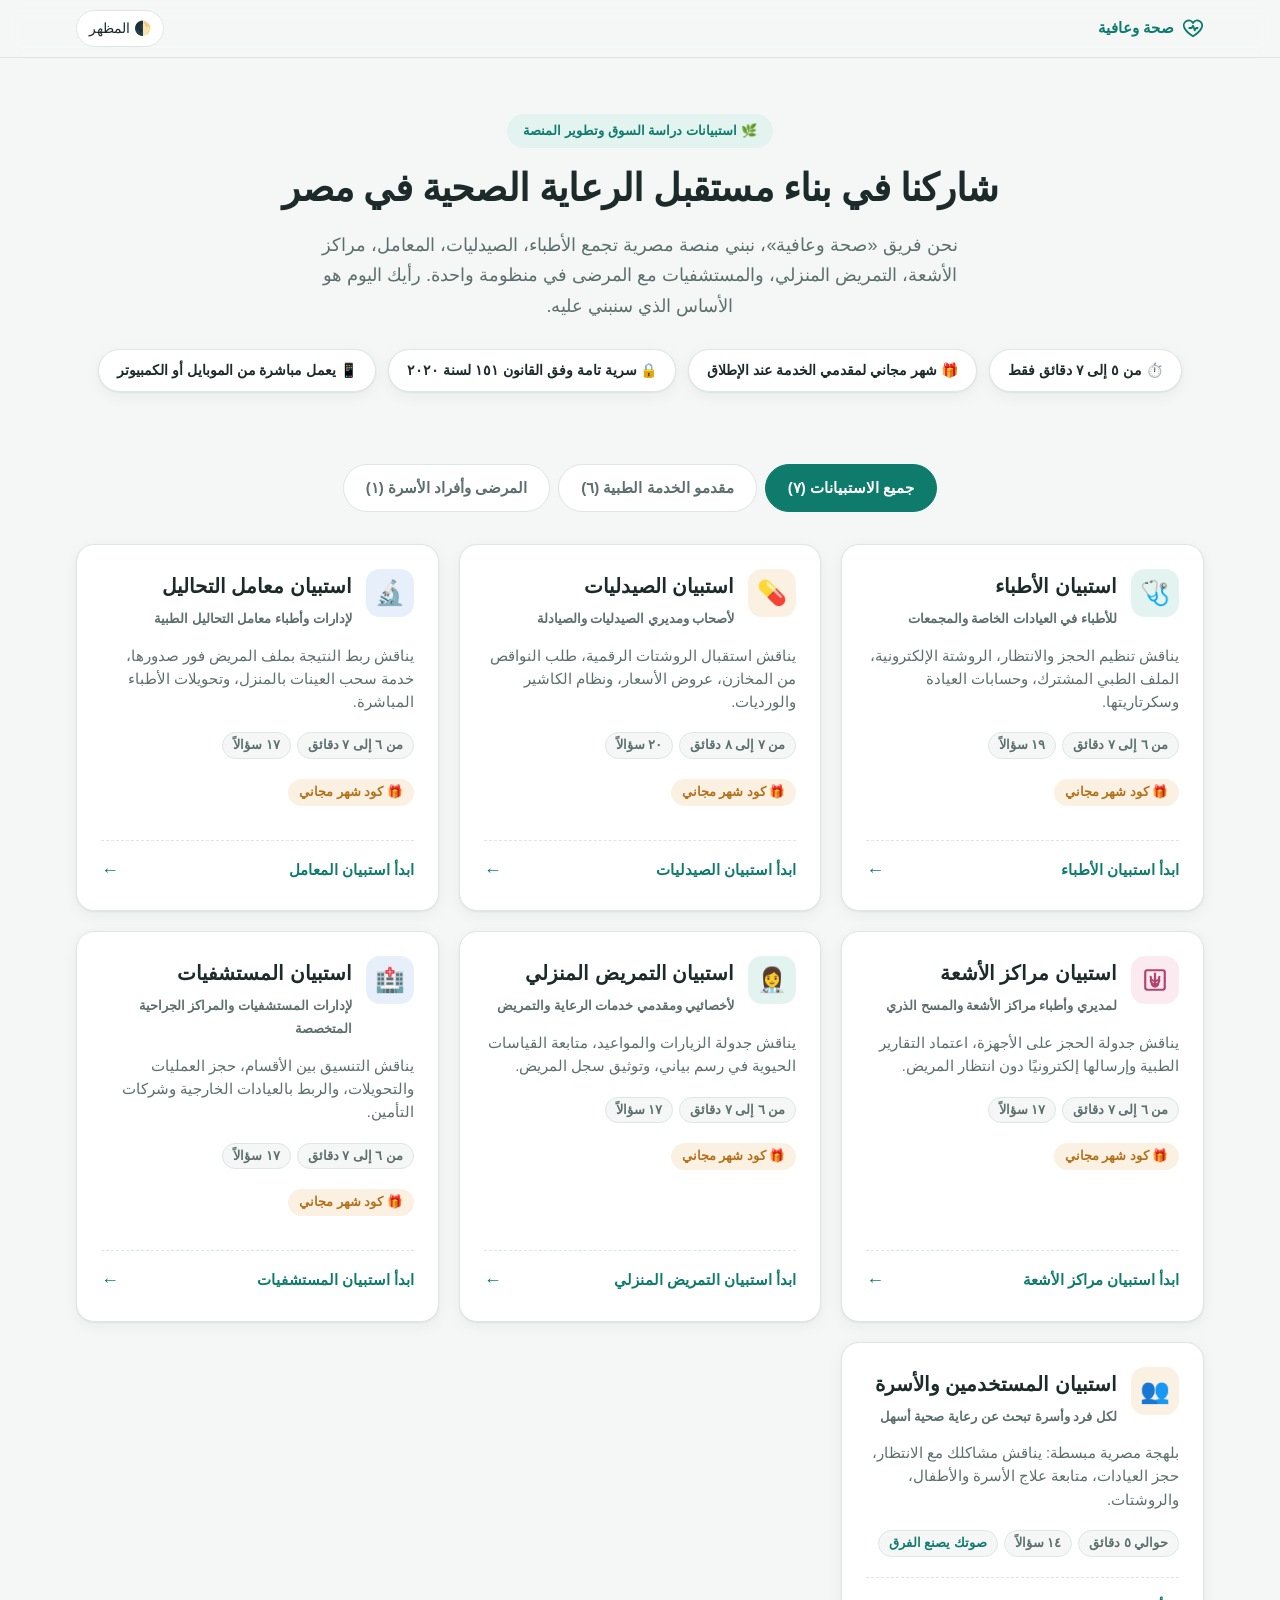
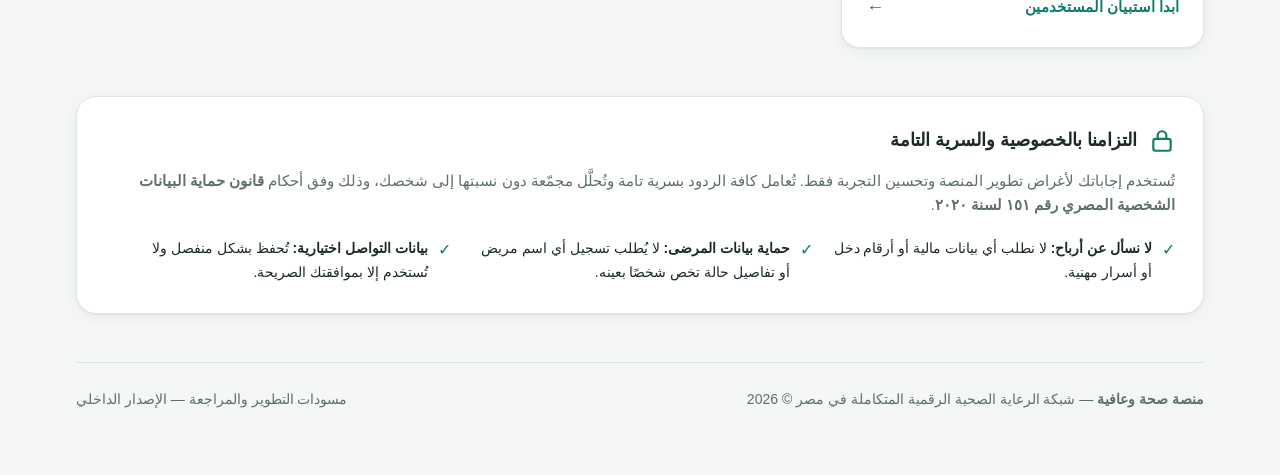
<file: index.html>
<!doctype html>
<html lang="ar" dir="rtl">

<head>
  <meta charset="utf-8">
  <meta name="viewport" content="width=device-width, initial-scale=1">
  <title>بوابة الاستبيانات — منصة صحة وعافية</title>
  <link rel="stylesheet" href="survey.css">
  <style>
    .index-hero {
      text-align: center;
      padding: 56px 0 32px;
      position: relative;
    }

    .hero-badge {
      display: inline-flex;
      align-items: center;
      gap: 6px;
      font-size: 13px;
      font-weight: 700;
      color: var(--brand);
      background: var(--brand-soft);
      padding: 6px 16px;
      border-radius: 99px;
      margin-bottom: 16px;
    }

    .index-hero h1 {
      font-size: 38px;
      line-height: 1.3;
      margin: 0 0 16px;
      color: var(--text);
      font-weight: 800;
      letter-spacing: -0.02em;
    }

    .hero-lead {
      max-width: 680px;
      margin: 0 auto 28px;
      font-size: 18px;
      color: var(--muted);
      line-height: 1.7;
    }

    .highlights-bar {
      display: flex;
      justify-content: center;
      flex-wrap: wrap;
      gap: 12px;
      margin-bottom: 40px;
    }

    .hl-pill {
      display: inline-flex;
      align-items: center;
      gap: 8px;
      background: var(--card);
      border: 1px solid var(--line);
      border-radius: 99px;
      padding: 8px 18px;
      font-size: 14px;
      font-weight: 600;
      color: var(--text);
      box-shadow: var(--shadow);
    }

    /* Category Nav Tabs */
    .cat-nav {
      display: flex;
      justify-content: center;
      gap: 8px;
      margin-bottom: 32px;
      flex-wrap: wrap;
    }

    .cat-btn {
      font: inherit;
      font-size: 15px;
      font-weight: 600;
      padding: 10px 22px;
      border-radius: 99px;
      cursor: pointer;
      border: 1px solid var(--line);
      background: var(--card);
      color: var(--muted);
      transition: all .2s;
    }

    .cat-btn:hover {
      border-color: var(--brand);
      color: var(--brand);
    }

    .cat-btn.active {
      background: var(--brand);
      color: #fff;
      border-color: var(--brand);
    }

    /* Cards Grid */
    .surveys-grid {
      display: grid;
      grid-template-columns: repeat(auto-fill, minmax(320px, 1fr));
      gap: 20px;
      margin-bottom: 48px;
    }

    .survey-card {
      background: var(--card);
      border: 1px solid var(--line);
      border-radius: 18px;
      padding: 24px;
      box-shadow: var(--shadow);
      display: flex;
      flex-direction: column;
      justify-content: space-between;
      transition: transform .2s ease, border-color .2s ease, box-shadow .2s ease;
      text-decoration: none;
      color: inherit;
      position: relative;
      overflow: hidden;
    }

    .survey-card:hover {
      transform: translateY(-4px);
      border-color: var(--brand);
      box-shadow: 0 10px 24px rgba(15, 123, 108, .12);
    }

    .card-top {
      display: flex;
      align-items: flex-start;
      gap: 14px;
      margin-bottom: 14px;
    }

    .survey-icon {
      flex: none;
      width: 48px;
      height: 48px;
      border-radius: 14px;
      background: var(--brand-soft);
      color: var(--brand);
      display: grid;
      place-items: center;
      font-size: 24px;
    }

    .survey-icon.accent {
      background: var(--accent-soft);
      color: var(--accent);
    }

    .survey-icon.rose {
      background: var(--rose-soft);
      color: var(--rose);
    }

    .survey-icon.sky {
      background: var(--sky-soft);
      color: var(--sky);
    }

    .card-title-group h2 {
      font-size: 20px;
      margin: 0 0 4px;
      color: var(--text);
    }

    .card-target {
      font-size: 13px;
      color: var(--muted);
      font-weight: 600;
    }

    .card-desc {
      font-size: 14.5px;
      color: var(--muted);
      line-height: 1.6;
      margin: 0 0 18px;
      flex: 1;
    }

    .card-meta {
      display: flex;
      flex-wrap: wrap;
      gap: 6px;
      align-items: center;
      margin-bottom: 20px;
    }

    .meta-tag {
      display: inline-flex;
      align-items: center;
      line-height: 1.5;
      font-size: 12.5px;
      font-weight: 600;
      padding: 3px 10px;
      border-radius: 99px;
      background: var(--bg);
      color: var(--muted);
      border: 1px solid var(--line);
    }

    .meta-tag.gift {
      background: var(--accent-soft);
      color: var(--accent);
      border-color: transparent;
    }

    .card-action {
      display: flex;
      align-items: center;
      justify-content: space-between;
      padding-top: 14px;
      border-top: 1px dashed var(--line);
      font-weight: 700;
      font-size: 14.5px;
      color: var(--brand);
    }

    .card-action span:last-child {
      font-size: 18px;
      transition: transform .2s;
    }

    .survey-card:hover .card-action span:last-child {
      transform: translateX(-4px);
    }

    /* Trust Section */
    .trust-box {
      background: var(--card);
      border: 1px solid var(--line);
      border-radius: 20px;
      padding: 28px;
      margin-bottom: 48px;
      box-shadow: var(--shadow);
    }

    .trust-header {
      display: flex;
      align-items: center;
      gap: 12px;
      margin-bottom: 12px;
    }

    .trust-header h3 {
      margin: 0;
      font-size: 18px;
      color: var(--text);
    }

    .trust-content {
      font-size: 14.5px;
      color: var(--muted);
      line-height: 1.7;
    }

    .trust-points {
      display: grid;
      grid-template-columns: repeat(auto-fit, minmax(220px, 1fr));
      gap: 16px;
      margin-top: 18px;
    }

    .point {
      display: flex;
      gap: 10px;
      align-items: flex-start;
      font-size: 14px;
    }

    .point i {
      color: var(--brand);
      font-size: 16px;
      font-style: normal;
    }

    /* Footer */
    .index-footer {
      padding-top: 24px;
      border-top: 1px solid var(--line);
      display: flex;
      justify-content: space-between;
      align-items: center;
      flex-wrap: wrap;
      gap: 16px;
      font-size: 14px;
      color: var(--muted);
    }

    @media (max-width: 640px) {
      .index-hero h1 {
        font-size: 28px;
      }

      .hero-lead {
        font-size: 16px;
      }

      .surveys-grid {
        grid-template-columns: 1fr;
      }
    }
  </style>
</head>

<body>

  <!-- Sticky Top Navigation -->
  <div class="bar">
    <div class="bar-in" style="max-width: 1160px; justify-content: space-between;">
      <a href="index.html" class="brand" style="text-decoration: none;">
        <svg viewBox="0 0 24 24" fill="none" stroke="currentColor" stroke-width="2" stroke-linecap="round" stroke-linejoin="round">
          <path d="M12 21s-7-4.4-9.3-9A5.2 5.2 0 0 1 12 6.5 5.2 5.2 0 0 1 21.3 12C19 16.6 12 21 12 21z" />
          <path d="M8 12h2.5l1.5-2.5 2 5 1.5-2.5H17" />
        </svg>
        صحة وعافية
      </a>
      <div style="display: flex; align-items: center; gap: 8px;">
        <button class="tool" id="themeToggle" type="button" aria-label="تبديل المظهر">🌓 المظهر</button>
      </div>
    </div>
  </div>

  <main class="wrap" style="max-width: 1160px;">

    <!-- Hero Section -->
    <section class="index-hero">
      <div class="hero-badge">🌿 استبيانات دراسة السوق وتطوير المنصة</div>
      <h1>شاركنا في بناء مستقبل الرعاية الصحية في مصر</h1>
      <p class="hero-lead">
        نحن فريق «صحة وعافية»، نبني منصة مصرية تجمع الأطباء، الصيدليات، المعامل، مراكز الأشعة، التمريض المنزلي، والمستشفيات مع المرضى في منظومة واحدة. رأيك اليوم هو الأساس الذي سنبني عليه.
      </p>

      <div class="highlights-bar">
        <div class="hl-pill">⏱️ من ٥ إلى ٧ دقائق فقط</div>
        <div class="hl-pill">🎁 شهر مجاني لمقدمي الخدمة عند الإطلاق</div>
        <div class="hl-pill">🔒 سرية تامة وفق القانون ١٥١ لسنة ٢٠٢٠</div>
        <div class="hl-pill">📱 يعمل مباشرة من الموبايل أو الكمبيوتر</div>
      </div>
    </section>

    <!-- Category Tabs -->
    <div class="cat-nav" id="categoryNav">
      <button class="cat-btn active" data-filter="all">جميع الاستبيانات (٧)</button>
      <button class="cat-btn" data-filter="providers">مقدمو الخدمة الطبية (٦)</button>
      <button class="cat-btn" data-filter="users">المرضى وأفراد الأسرة (١)</button>
    </div>

    <!-- Surveys Grid -->
    <div class="surveys-grid" id="surveysGrid">

      <!-- 1. Doctors -->
      <a href="doctor-survey.html" class="survey-card" data-category="providers">
        <div>
          <div class="card-top">
            <div class="survey-icon">🩺</div>
            <div class="card-title-group">
              <h2>استبيان الأطباء</h2>
              <div class="card-target">للأطباء في العيادات الخاصة والمجمعات</div>
            </div>
          </div>
          <p class="card-desc">
            يناقش تنظيم الحجز والانتظار، الروشتة الإلكترونية، الملف الطبي المشترك، وحسابات العيادة وسكرتاريتها.
          </p>
          <div class="card-meta">
            <span class="meta-tag">من ٦ إلى ٧ دقائق</span>
            <span class="meta-tag">١٩ سؤالاً</span>
            <span class="meta-tag gift">🎁 كود شهر مجاني</span>
          </div>
        </div>
        <div class="card-action">
          <span>ابدأ استبيان الأطباء</span>
          <span>←</span>
        </div>
      </a>

      <!-- 2. Pharmacies -->
      <a href="pharmacy-survey.html" class="survey-card" data-category="providers">
        <div>
          <div class="card-top">
            <div class="survey-icon accent">💊</div>
            <div class="card-title-group">
              <h2>استبيان الصيدليات</h2>
              <div class="card-target">لأصحاب ومديري الصيدليات والصيادلة</div>
            </div>
          </div>
          <p class="card-desc">
            يناقش استقبال الروشتات الرقمية، طلب النواقص من المخازن، عروض الأسعار، ونظام الكاشير والورديات.
          </p>
          <div class="card-meta">
            <span class="meta-tag">من ٧ إلى ٨ دقائق</span>
            <span class="meta-tag">٢٠ سؤالاً</span>
            <span class="meta-tag gift">🎁 كود شهر مجاني</span>
          </div>
        </div>
        <div class="card-action">
          <span>ابدأ استبيان الصيدليات</span>
          <span>←</span>
        </div>
      </a>

      <!-- 3. Labs -->
      <a href="lab-survey.html" class="survey-card" data-category="providers">
        <div>
          <div class="card-top">
            <div class="survey-icon sky">🔬</div>
            <div class="card-title-group">
              <h2>استبيان معامل التحاليل</h2>
              <div class="card-target">لإدارات وأطباء معامل التحاليل الطبية</div>
            </div>
          </div>
          <p class="card-desc">
            يناقش ربط النتيجة بملف المريض فور صدورها، خدمة سحب العينات بالمنزل، وتحويلات الأطباء المباشرة.
          </p>
          <div class="card-meta">
            <span class="meta-tag">من ٦ إلى ٧ دقائق</span>
            <span class="meta-tag">١٧ سؤالاً</span>
            <span class="meta-tag gift">🎁 كود شهر مجاني</span>
          </div>
        </div>
        <div class="card-action">
          <span>ابدأ استبيان المعامل</span>
          <span>←</span>
        </div>
      </a>

      <!-- 4. Radiology -->
      <a href="radiology-survey.html" class="survey-card" data-category="providers">
        <div>
          <div class="card-top">
            <div class="survey-icon rose">
              <svg viewBox="0 0 24 24" width="26" height="26" fill="none" stroke="currentColor" stroke-width="2" stroke-linecap="round" stroke-linejoin="round">
                <rect x="3" y="3" width="18" height="18" rx="2" />
                <line x1="12" y1="6" x2="12" y2="18" />
                <path d="M8 9a4 4 0 0 0 8 0" />
                <path d="M8 12a4 4 0 0 0 8 0" />
                <path d="M9 15a3 3 0 0 0 6 0" />
              </svg>
            </div>
            <div class="card-title-group">
              <h2>استبيان مراكز الأشعة</h2>
              <div class="card-target">لمديري وأطباء مراكز الأشعة والمسح الذري</div>
            </div>
          </div>
          <p class="card-desc">
            يناقش جدولة الحجز على الأجهزة، اعتماد التقارير الطبية وإرسالها إلكترونيًا دون انتظار المريض.
          </p>
          <div class="card-meta">
            <span class="meta-tag">من ٦ إلى ٧ دقائق</span>
            <span class="meta-tag">١٧ سؤالاً</span>
            <span class="meta-tag gift">🎁 كود شهر مجاني</span>
          </div>
        </div>
        <div class="card-action">
          <span>ابدأ استبيان مراكز الأشعة</span>
          <span>←</span>
        </div>
      </a>

      <!-- 5. Home Nursing -->
      <a href="nursing-survey.html" class="survey-card" data-category="providers">
        <div>
          <div class="card-top">
            <div class="survey-icon">👩‍⚕️</div>
            <div class="card-title-group">
              <h2>استبيان التمريض المنزلي</h2>
              <div class="card-target">لأخصائيي ومقدمي خدمات الرعاية والتمريض</div>
            </div>
          </div>
          <p class="card-desc">
            يناقش جدولة الزيارات والمواعيد، متابعة القياسات الحيوية في رسم بياني، وتوثيق سجل المريض.
          </p>
          <div class="card-meta">
            <span class="meta-tag">من ٦ إلى ٧ دقائق</span>
            <span class="meta-tag">١٧ سؤالاً</span>
            <span class="meta-tag gift">🎁 كود شهر مجاني</span>
          </div>
        </div>
        <div class="card-action">
          <span>ابدأ استبيان التمريض المنزلي</span>
          <span>←</span>
        </div>
      </a>

      <!-- 6. Hospitals -->
      <a href="hospital-survey.html" class="survey-card" data-category="providers">
        <div>
          <div class="card-top">
            <div class="survey-icon sky">🏥</div>
            <div class="card-title-group">
              <h2>استبيان المستشفيات</h2>
              <div class="card-target">لإدارات المستشفيات والمراكز الجراحية المتخصصة</div>
            </div>
          </div>
          <p class="card-desc">
            يناقش التنسيق بين الأقسام، حجز العمليات والتحويلات، والربط بالعيادات الخارجية وشركات التأمين.
          </p>
          <div class="card-meta">
            <span class="meta-tag">من ٦ إلى ٧ دقائق</span>
            <span class="meta-tag">١٧ سؤالاً</span>
            <span class="meta-tag gift">🎁 كود شهر مجاني</span>
          </div>
        </div>
        <div class="card-action">
          <span>ابدأ استبيان المستشفيات</span>
          <span>←</span>
        </div>
      </a>

      <!-- 7. Users / Patients -->
      <a href="user-survey.html" class="survey-card" data-category="users">
        <div>
          <div class="card-top">
            <div class="survey-icon accent">👥</div>
            <div class="card-title-group">
              <h2>استبيان المستخدمين والأسرة</h2>
              <div class="card-target">لكل فرد وأسرة تبحث عن رعاية صحية أسهل</div>
            </div>
          </div>
          <p class="card-desc">
            بلهجة مصرية مبسطة: يناقش مشاكلك مع الانتظار، حجز العيادات، متابعة علاج الأسرة والأطفال، والروشتات.
          </p>
          <div class="card-meta">
            <span class="meta-tag">حوالي ٥ دقائق</span>
            <span class="meta-tag">١٤ سؤالاً</span>
            <span class="meta-tag" style="color:var(--brand);">صوتك يصنع الفرق</span>
          </div>
        </div>
        <div class="card-action">
          <span>ابدأ استبيان المستخدمين</span>
          <span>←</span>
        </div>
      </a>

    </div>

    <!-- Privacy & Commitment Card -->
    <section class="trust-box">
      <div class="trust-header">
        <svg viewBox="0 0 24 24" width="26" height="26" fill="none" stroke="currentColor" stroke-width="2" stroke-linecap="round" stroke-linejoin="round" style="color:var(--brand);">
          <rect x="4" y="10" width="16" height="11" rx="2" />
          <path d="M8 10V7a4 4 0 0 1 8 0v3" />
        </svg>
        <h3>التزامنا بالخصوصية والسرية التامة</h3>
      </div>
      <div class="trust-content">
        تُستخدم إجاباتك لأغراض تطوير المنصة وتحسين التجربة فقط. تُعامل كافة الردود بسرية تامة وتُحلَّل مجمّعة دون نسبتها إلى شخصك، وذلك وفق أحكام <b>قانون حماية البيانات الشخصية المصري رقم ١٥١ لسنة ٢٠٢٠</b>.
      </div>
      <div class="trust-points">
        <div class="point">
          <i>✓</i>
          <span><b>لا نسأل عن أرباح:</b> لا نطلب أي بيانات مالية أو أرقام دخل أو أسرار مهنية.</span>
        </div>
        <div class="point">
          <i>✓</i>
          <span><b>حماية بيانات المرضى:</b> لا يُطلب تسجيل أي اسم مريض أو تفاصيل حالة تخص شخصًا بعينه.</span>
        </div>
        <div class="point">
          <i>✓</i>
          <span><b>بيانات التواصل اختيارية:</b> تُحفظ بشكل منفصل ولا تُستخدم إلا بموافقتك الصريحة.</span>
        </div>
      </div>
    </section>

    <!-- Footer -->
    <footer class="index-footer">
      <div>
        <b>منصة صحة وعافية</b> — شبكة الرعاية الصحية الرقمية المتكاملة في مصر © 2026
      </div>
      <div style="display: flex; gap: 12px; align-items: center;">
        <span>مسودات التطوير والمراجعة — الإصدار الداخلي</span>
      </div>
    </footer>

  </main>

  <script>
    // Theme toggle matching survey system
    const themeToggle = document.getElementById("themeToggle");
    themeToggle.addEventListener("click", () => {
      const cur = document.documentElement.getAttribute("data-theme");
      const next = cur === "dark" ? "light" : "dark";
      document.documentElement.setAttribute("data-theme", next);
      localStorage.setItem("SURVEY_THEME", next);
    });
    if (localStorage.getItem("SURVEY_THEME")) {
      document.documentElement.setAttribute("data-theme", localStorage.getItem("SURVEY_THEME"));
    }

    // Category Tabs Filtering
    const categoryNav = document.getElementById("categoryNav");
    const cards = document.querySelectorAll(".survey-card");

    categoryNav.addEventListener("click", (e) => {
      const btn = e.target.closest(".cat-btn");
      if (!btn) return;

      categoryNav.querySelectorAll(".cat-btn").forEach(b => b.classList.remove("active"));
      btn.classList.add("active");

      const filter = btn.dataset.filter;
      cards.forEach(card => {
        if (filter === "all") {
          card.style.display = "flex";
        } else {
          card.style.display = card.dataset.category === filter ? "flex" : "none";
        }
      });
    });
  </script>
</body>

</html>
</file>
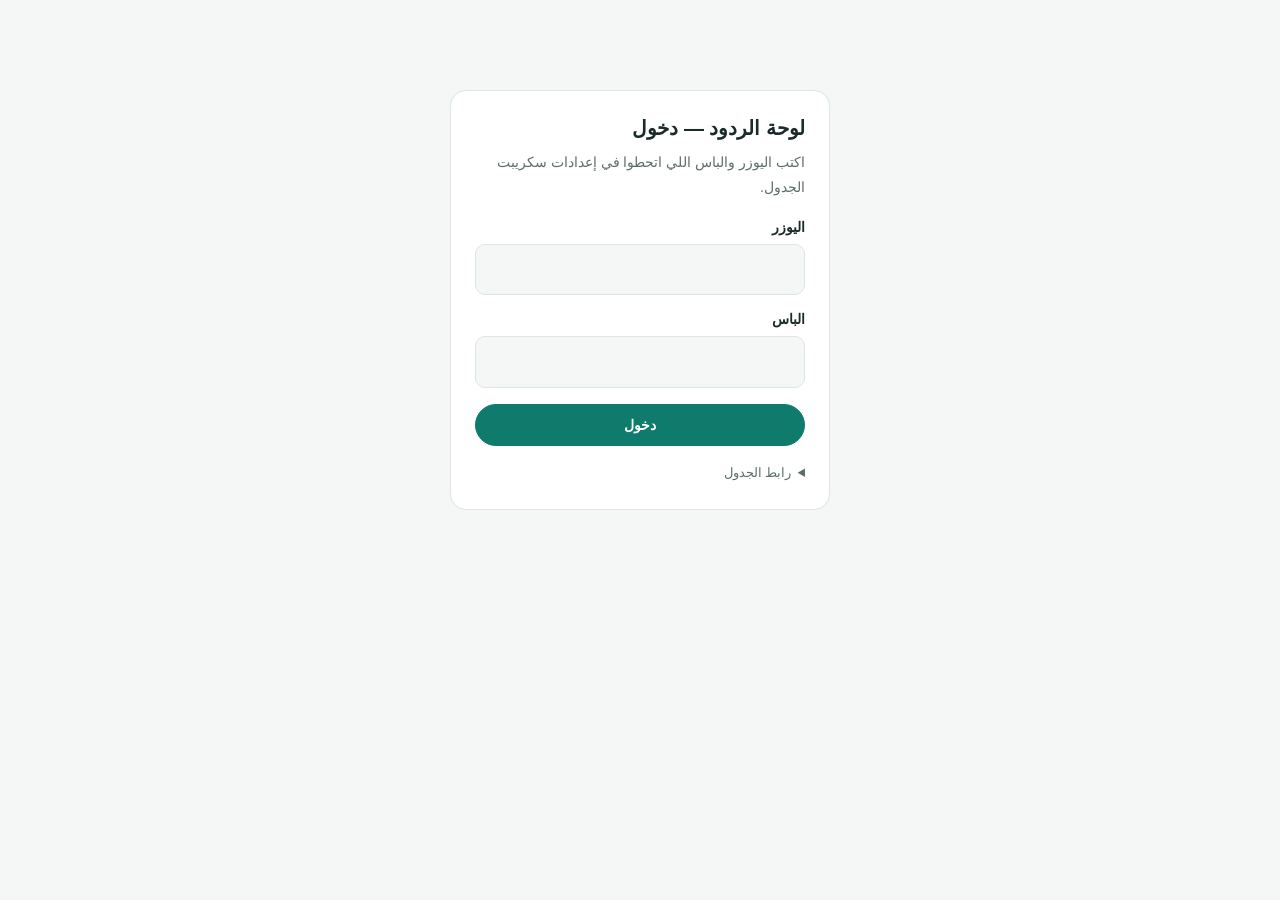
<file: dashboard.html>
<!doctype html>
<html lang="ar" dir="rtl">

<head>
  <meta charset="utf-8">
  <meta name="viewport" content="width=device-width, initial-scale=1">
  <title>لوحة استقبال وتحليل الردود — صحة وعافية</title>
  <link rel="stylesheet" href="survey.css">
  <style>
    .dash-wrap {
      max-width: 1160px;
      margin: 0 auto;
      padding: 24px 20px 80px;
    }

    .dash-nav {
      display: flex;
      justify-content: space-between;
      align-items: center;
      flex-wrap: wrap;
      gap: 16px;
      margin-bottom: 24px;
      padding-bottom: 16px;
      border-bottom: 1px solid var(--line);
    }

    .nav-links {
      display: flex;
      gap: 8px;
      flex-wrap: wrap;
    }

    .btn {
      font: inherit;
      font-size: 14px;
      font-weight: 600;
      cursor: pointer;
      border: 1px solid var(--line);
      background: var(--card);
      color: var(--text);
      padding: 8px 16px;
      border-radius: 99px;
      display: inline-flex;
      align-items: center;
      gap: 6px;
      text-decoration: none;
      transition: all .2s;
    }

    .btn:hover {
      border-color: var(--brand);
      color: var(--brand);
    }

    .btn.primary {
      background: var(--brand);
      color: #fff;
      border-color: var(--brand);
    }

    .btn.primary:hover {
      opacity: .9;
      color: #fff;
    }

    .btn.danger {
      color: var(--rose);
      border-color: color-mix(in srgb, var(--rose) 40%, transparent);
    }

    .btn.danger:hover {
      background: var(--rose-soft);
    }

    .login-wrap {
      max-width: 420px;
      margin: 10vh auto 0;
      padding: 0 20px;
    }

    .login-box {
      background: var(--card);
      border: 1px solid var(--line);
      border-radius: 16px;
      padding: 24px;
    }

    .login-box h1 {
      font-size: 20px;
      margin: 0 0 8px;
    }

    .login-box p {
      font-size: 14px;
      color: var(--muted);
      margin: 0 0 16px;
    }

    .login-box label {
      display: block;
      font-size: 14px;
      font-weight: 600;
      margin: 12px 0 4px;
    }

    .login-box input {
      width: 100%;
      box-sizing: border-box;
      font: inherit;
      padding: 10px 12px;
      border: 1px solid var(--line);
      border-radius: 10px;
      background: var(--bg, var(--card));
      color: var(--text);
    }

    .login-box .btn {
      width: 100%;
      justify-content: center;
      margin-top: 16px;
    }

    .login-msg {
      margin-top: 12px;
      font-size: 14px;
      color: var(--rose);
    }

    .login-box details {
      margin-top: 16px;
      font-size: 13px;
      color: var(--muted);
    }

    .webhook-card {
      background: var(--card);
      border: 1px solid var(--line);
      border-radius: 16px;
      padding: 20px;
      margin-bottom: 24px;
      box-shadow: var(--shadow);
    }

    .webhook-header {
      display: flex;
      justify-content: space-between;
      align-items: center;
      gap: 12px;
      margin-bottom: 12px;
      flex-wrap: wrap;
    }

    .webhook-header h2 {
      font-size: 18px;
      margin: 0;
      display: flex;
      align-items: center;
      gap: 8px;
    }

    .status-badge {
      display: inline-flex;
      align-items: center;
      gap: 6px;
      font-size: 13px;
      font-weight: 700;
      padding: 3px 10px;
      border-radius: 99px;
      background: var(--accent-soft);
      color: var(--accent);
    }

    .status-badge.connected {
      background: var(--brand-soft);
      color: var(--brand);
    }

    .status-badge i {
      width: 8px;
      height: 8px;
      border-radius: 50%;
      background: currentColor;
    }

    .webhook-input-group {
      display: flex;
      gap: 10px;
      flex-wrap: wrap;
    }

    .webhook-input-group input {
      flex: 1;
      min-width: 280px;
    }

    .help-box {
      margin-top: 14px;
      background: var(--brand-soft);
      border-radius: 12px;
      padding: 14px 16px;
      font-size: 14px;
      line-height: 1.65;
    }

    .help-box ol {
      margin: 8px 0 0;
      padding-inline-start: 22px;
    }

    .stats-grid {
      display: grid;
      grid-template-columns: repeat(auto-fit, minmax(200px, 1fr));
      gap: 14px;
      margin-bottom: 24px;
    }

    .stat-card {
      background: var(--card);
      border: 1px solid var(--line);
      border-radius: 16px;
      padding: 16px 20px;
      box-shadow: var(--shadow);
    }

    .stat-label {
      font-size: 13px;
      color: var(--muted);
      margin-bottom: 4px;
    }

    .stat-val {
      font-size: 28px;
      font-weight: 800;
      color: var(--brand);
      line-height: 1.2;
    }

    /* Main View Switcher Tabs */
    .view-switcher {
      display: flex;
      gap: 10px;
      margin-bottom: 20px;
      border-bottom: 2px solid var(--line);
      padding-bottom: 0;
    }

    .view-tab {
      font: inherit;
      font-size: 15px;
      font-weight: 700;
      cursor: pointer;
      border: none;
      background: none;
      color: var(--muted);
      padding: 10px 18px;
      position: relative;
      bottom: -2px;
      border-bottom: 3px solid transparent;
      display: inline-flex;
      align-items: center;
      gap: 8px;
      transition: all .2s;
    }

    .view-tab:hover {
      color: var(--brand);
    }

    .view-tab.active {
      color: var(--brand);
      border-bottom-color: var(--brand);
    }

    .controls-bar {
      display: flex;
      justify-content: space-between;
      align-items: center;
      flex-wrap: wrap;
      gap: 12px;
      margin-bottom: 20px;
    }

    .filters-scroll {
      display: flex;
      gap: 6px;
      overflow-x: auto;
      padding-bottom: 4px;
      max-width: 100%;
    }

    .filter-chip {
      background: var(--card);
      border: 1px solid var(--line);
      color: var(--muted);
      padding: 6px 14px;
      border-radius: 99px;
      font-size: 14px;
      cursor: pointer;
      white-space: nowrap;
      transition: all .15s;
    }

    .filter-chip:hover {
      border-color: var(--brand);
      color: var(--text);
    }

    .filter-chip.active {
      background: var(--brand);
      color: #fff;
      border-color: var(--brand);
      font-weight: 600;
    }

    /* Analytics Cards & Charts */
    .insights-grid {
      display: grid;
      grid-template-columns: repeat(auto-fit, minmax(240px, 1fr));
      gap: 14px;
      margin-bottom: 24px;
    }

    .insight-box {
      background: var(--card);
      border: 1px solid var(--line);
      border-radius: 16px;
      padding: 18px 20px;
      box-shadow: var(--shadow);
      border-right: 4px solid var(--brand);
    }

    .insight-box.accent {
      border-right-color: var(--accent);
    }

    .insight-box.rose {
      border-right-color: var(--rose);
    }

    .insight-box.sky {
      border-right-color: var(--sky);
    }

    .insight-title {
      font-size: 13px;
      color: var(--muted);
      margin-bottom: 6px;
      font-weight: 600;
    }

    .insight-highlight {
      font-size: 18px;
      font-weight: 800;
      color: var(--text);
      line-height: 1.35;
      margin-bottom: 4px;
    }

    .insight-sub {
      font-size: 13px;
      color: var(--muted);
    }

    .chart-section {
      background: var(--card);
      border: 1px solid var(--line);
      border-radius: 16px;
      padding: 22px;
      margin-bottom: 24px;
      box-shadow: var(--shadow);
    }

    .chart-head {
      display: flex;
      justify-content: space-between;
      align-items: center;
      flex-wrap: wrap;
      gap: 8px;
      margin-bottom: 18px;
      padding-bottom: 12px;
      border-bottom: 1px solid var(--line);
    }

    .chart-head h3 {
      margin: 0;
      font-size: 17px;
      display: flex;
      align-items: center;
      gap: 8px;
    }

    .chart-head span {
      font-size: 13px;
      color: var(--muted);
    }

    /* Bar Ranking Item */
    .bar-item {
      margin-bottom: 14px;
    }

    .bar-item:last-child {
      margin-bottom: 0;
    }

    .bar-info {
      display: flex;
      justify-content: space-between;
      align-items: baseline;
      margin-bottom: 6px;
      gap: 12px;
      font-size: 14.5px;
    }

    .bar-name {
      font-weight: 600;
    }

    .bar-score {
      font-weight: 800;
      color: var(--brand);
      white-space: nowrap;
    }

    .bar-track {
      height: 10px;
      background: var(--line);
      border-radius: 99px;
      overflow: hidden;
      position: relative;
    }

    .bar-fill {
      height: 100%;
      background: var(--brand);
      border-radius: 99px;
      transition: width .5s ease;
    }

    .bar-fill.high {
      background: linear-gradient(90deg, var(--brand), #2dd4bf);
    }

    .bar-fill.mid {
      background: linear-gradient(90deg, var(--sky), #60a5fa);
    }

    .bar-fill.low {
      background: linear-gradient(90deg, var(--accent), #fbbf24);
    }

    .bar-fill.rose {
      background: linear-gradient(90deg, var(--rose), #f472b6);
    }

    /* Grid for side-by-side analytics */
    .analytics-cols {
      display: grid;
      grid-template-columns: repeat(auto-fit, minmax(360px, 1fr));
      gap: 20px;
      margin-bottom: 24px;
    }

    /* Leads Cards */
    .lead-card {
      background: var(--bg);
      border: 1px solid var(--line);
      border-radius: 12px;
      padding: 12px 16px;
      margin-bottom: 10px;
      display: flex;
      justify-content: space-between;
      align-items: center;
      flex-wrap: wrap;
      gap: 10px;
    }

    .lead-card:last-child {
      margin-bottom: 0;
    }

    .lead-info b {
      font-size: 15px;
      display: block;
    }

    .lead-info span {
      font-size: 13px;
      color: var(--muted);
    }

    .lead-actions {
      display: flex;
      gap: 8px;
    }

    /* Quotes Grid */
    .quotes-grid {
      display: grid;
      grid-template-columns: repeat(auto-fit, minmax(300px, 1fr));
      gap: 12px;
    }

    .quote-box {
      background: var(--bg);
      border: 1px solid var(--line);
      border-radius: 12px;
      padding: 14px 16px;
      font-size: 14px;
      line-height: 1.6;
    }

    .quote-box p {
      margin: 0 0 8px;
      font-style: italic;
      color: var(--text);
    }

    .quote-author {
      font-size: 12.5px;
      color: var(--brand);
      font-weight: 700;
      display: flex;
      justify-content: space-between;
    }

    /* Table Styles */
    .table-card {
      background: var(--card);
      border: 1px solid var(--line);
      border-radius: 16px;
      box-shadow: var(--shadow);
      overflow: hidden;
    }

    .table-wrap {
      overflow-x: auto;
      width: 100%;
    }

    table {
      width: 100%;
      border-collapse: collapse;
      text-align: start;
      font-size: 14.5px;
    }

    th {
      background: var(--bg);
      color: var(--muted);
      font-weight: 700;
      padding: 12px 16px;
      border-bottom: 1px solid var(--line);
      white-space: nowrap;
    }

    td {
      padding: 12px 16px;
      border-bottom: 1px solid var(--line);
      vertical-align: middle;
    }

    tr:last-child td {
      border-bottom: none;
    }

    tr:hover td {
      background: color-mix(in srgb, var(--brand-soft) 40%, transparent);
    }

    .empty-state {
      text-align: center;
      padding: 56px 20px;
      color: var(--muted);
    }

    .empty-icon {
      font-size: 48px;
      margin-bottom: 12px;
      display: inline-block;
    }

    /* Details Modal */
    .modal-overlay {
      position: fixed;
      inset: 0;
      background: rgba(0, 0, 0, .55);
      backdrop-filter: blur(4px);
      z-index: 100;
      display: grid;
      place-items: center;
      padding: 16px;
      opacity: 0;
      pointer-events: none;
      transition: opacity .2s;
    }

    .modal-overlay.open {
      opacity: 1;
      pointer-events: auto;
    }

    .modal {
      background: var(--card);
      border: 1px solid var(--line);
      border-radius: 20px;
      width: 100%;
      max-width: 680px;
      max-height: 85vh;
      display: flex;
      flex-direction: column;
      box-shadow: 0 10px 40px rgba(0, 0, 0, .25);
    }

    .modal-header {
      padding: 18px 22px;
      border-bottom: 1px solid var(--line);
      display: flex;
      justify-content: space-between;
      align-items: center;
    }

    .modal-header h3 {
      margin: 0;
      font-size: 18px;
    }

    .modal-body {
      padding: 22px;
      overflow-y: auto;
      flex: 1;
    }

    .modal-footer {
      padding: 14px 22px;
      border-top: 1px solid var(--line);
      display: flex;
      justify-content: flex-end;
    }

    .q-item {
      background: var(--bg);
      border-radius: 12px;
      padding: 12px 16px;
      margin-bottom: 12px;
    }

    .q-item-title {
      font-weight: 700;
      font-size: 14px;
      color: var(--text);
      margin-bottom: 6px;
    }

    .q-item-ans {
      font-size: 14.5px;
      color: var(--brand);
      line-height: 1.5;
    }

    .matrix-item {
      display: flex;
      justify-content: space-between;
      padding: 4px 0;
      border-bottom: 1px dashed var(--line);
      font-size: 13.5px;
    }

    .matrix-item:last-child {
      border-bottom: none;
    }
  </style>
</head>

<body>

  <!-- شاشة الدخول: مفيش أي بيانات في الصفحة قبل الدخول -->
  <div class="login-wrap" id="loginScreen">
    <form class="login-box" id="loginForm" autocomplete="on">
      <h1>لوحة الردود — دخول</h1>
      <p>اكتب اليوزر والباس اللي اتحطوا في إعدادات سكريبت الجدول.</p>
      <label for="loginUser">اليوزر</label>
      <input type="text" id="loginUser" name="username" autocomplete="username" required>
      <label for="loginPass">الباس</label>
      <input type="password" id="loginPass" name="password" autocomplete="current-password" required>
      <button class="btn primary" id="loginBtn" type="submit">دخول</button>
      <div class="login-msg" id="loginMsg" role="alert"></div>
      <details>
        <summary>رابط الجدول</summary>
        <input type="text" id="webhookInput" dir="ltr" placeholder="https://script.google.com/.../exec" style="margin-top:8px;">
      </details>
    </form>
  </div>

  <header class="dash-wrap" id="app" hidden>
    <div class="dash-nav">
      <div class="brand">
        <svg viewBox="0 0 24 24" fill="none" stroke="currentColor" stroke-width="2" stroke-linecap="round" stroke-linejoin="round">
          <path d="M12 21s-7-4.4-9.3-9A5.2 5.2 0 0 1 12 6.5 5.2 5.2 0 0 1 21.3 12C19 16.6 12 21 12 21z" />
          <path d="M8 12h2.5l1.5-2.5 2 5 1.5-2.5H17" />
        </svg>
        صحة وعافية — لوحة استقبال وتحليل الاستبيانات
      </div>
      <div class="nav-links">
        <button class="btn" id="themeToggle" type="button">🌓 المظهر</button>
        <button class="btn" id="sampleDataBtn" type="button">➕ توليد ردود تجريبية للاختبار</button>
        <button class="btn" id="refreshBtn" type="button">🔄 تحديث</button>
        <button class="btn danger" id="logoutBtn" type="button">خروج</button>
      </div>
    </div>

    <p id="localNotice" style="margin:0 0 14px; padding:10px 14px; border:1px solid var(--line); border-radius:10px; background:var(--card); font-size:14px;">
      الردود الحقيقية بتتقرا من جدول جوجل بعد الدخول. الردود التجريبية (لو وُلّدت) محفوظة على الجهاز ده بس وعليها علامة «تجريبي».
    </p>

    <!-- Top KPI Stats -->
    <div class="stats-grid">
      <div class="stat-card">
        <div class="stat-label">إجمالي الردود المستلمة</div>
        <div class="stat-val" id="statTotal">٠</div>
      </div>
      <div class="stat-card">
        <div class="stat-label">بيانات تواصل (اسم أو هاتف)</div>
        <div class="stat-val" id="statContacts">٠</div>
      </div>
      <div class="stat-card">
        <div class="stat-label">أكثر استبيان مشاركة</div>
        <div class="stat-val" id="statTop" style="font-size: 20px; padding-top: 4px;">—</div>
      </div>
      <div class="stat-card">
        <div class="stat-label">الراغبون في تجربة المنصة</div>
        <div class="stat-val" id="statPartners" style="font-size: 24px; color: var(--accent);">٠</div>
      </div>
    </div>

    <!-- View Switcher Tabs -->
    <div class="view-switcher">
      <button class="view-tab active" id="tabAnalyticsBtn" type="button">
        📊 التحليلات الذكية وترتيب الأولويات
      </button>
      <button class="view-tab" id="tabResponsesBtn" type="button">
        📋 جدول الردود الفردية (<span id="responsesCountBadge">٠</span>)
      </button>
    </div>

    <!-- Filters Bar (Shared across both views) -->
    <div class="controls-bar">
      <div class="filters-scroll" id="filtersList">
        <button class="filter-chip active" data-type="all">الكل</button>
        <button class="filter-chip" data-type="الدكاترة">الأطباء</button>
        <button class="filter-chip" data-type="الأشعة">الأشعة</button>
        <button class="filter-chip" data-type="المعامل">المعامل</button>
        <button class="filter-chip" data-type="الصيدليات">الصيدليات</button>
        <button class="filter-chip" data-type="التمريض">التمريض</button>
        <button class="filter-chip" data-type="المستشفيات">المستشفيات</button>
        <button class="filter-chip" data-type="المستخدمين">المستخدمين</button>
      </div>

      <div class="filters-scroll" id="scopeList">
        <button class="filter-chip active" data-scope="real">الحقيقي</button>
        <button class="filter-chip" data-scope="demo">تجريبي</button>
        <button class="btn danger" id="clearDemoBtn" type="button" hidden>حذف التجريبي</button>
      </div>

      <div style="display: flex; gap: 8px; flex-wrap: wrap;">
        <input type="text" id="searchInput" placeholder="بحث بالاسم أو الهاتف أو نص الإجابة…" style="width: 220px; padding: 6px 12px; font-size: 14px;">
        <button class="btn" id="exportCsvBtn" type="button">📥 تصدير Excel</button>
        <button class="btn" id="exportJsonBtn" type="button">JSON</button>
      </div>
    </div>

    <!-- VIEW 1: SMART ANALYTICS VIEW -->
    <div id="analyticsView">
      <!-- Executive Insights -->
      <div class="insights-grid">
        <div class="insight-box">
          <div class="insight-title">🎯 الميزة الأولى المطلوبة (أعلى تقييم)</div>
          <div class="insight-highlight" id="insightTopFeature">—</div>
          <div class="insight-sub" id="insightTopFeatureScore">بناءً على تصويت المستجيبين</div>
        </div>
        <div class="insight-box rose">
          <div class="insight-title">⚠️ المشكلة الأكثر إزعاجًا (أكبر عقبة)</div>
          <div class="insight-highlight" id="insightTopPain">—</div>
          <div class="insight-sub" id="insightTopPainPct">نسبة من يعانون منها</div>
        </div>
        <div class="insight-box sky">
          <div class="insight-title">💰 الشريحة السعرية الأنسب</div>
          <div class="insight-highlight" id="insightPriceTier">—</div>
          <div class="insight-sub">السعر الأكثر اختيارًا للباقة المدفوعة</div>
        </div>
        <div class="insight-box accent">
          <div class="insight-title">🤝 جاهزية الشراكة والتجربة المبكرة</div>
          <div class="insight-highlight" id="insightPartnershipPct">٠٪</div>
          <div class="insight-sub">يرغبون في تجربة المنصة قبل الإطلاق</div>
        </div>
      </div>

      <!-- Feature Priority Ranking (From Matrix 1 to 5) -->
      <section class="chart-section">
        <div class="chart-head">
          <h3>
            <span>🏆 ترتيب المزايا حسب الأولوية والتصويت</span>
            <span class="tag now">مقياس من ١ إلى ٥</span>
          </h3>
          <span>مرتبة تنازليًا من الأكثر طلبًا إلى الأقل</span>
        </div>
        <div id="featureRankingsList">
          <!-- Injected dynamically -->
        </div>
      </section>

      <!-- 2 Columns: Pain Points vs Pricing & Payment -->
      <div class="analytics-cols">
        <!-- Pain points -->
        <section class="chart-section" style="margin-bottom: 0;">
          <div class="chart-head">
            <h3><span>🚨 أبرز المشاكل ونسب تكرارها</span></h3>
            <span>نسبة من اختاروا كل مشكلة</span>
          </div>
          <div id="painPointsList">
            <!-- Injected dynamically -->
          </div>
        </section>

        <!-- Pricing & Payment -->
        <section class="chart-section" style="margin-bottom: 0;">
          <div class="chart-head">
            <h3><span>💳 الأسعار وطرق الدفع المفضلة</span></h3>
            <span>توزيع خيارات الاشتراك</span>
          </div>
          <div id="pricingDistributionList">
            <!-- Injected dynamically -->
          </div>
        </section>
      </div>

      <!-- Hot Leads Section -->
      <section class="chart-section">
        <div class="chart-head">
          <h3>
            <span>🔥 قائمة الشركاء المحتملين (Hot Leads)</span>
            <span class="tag ready" id="hotLeadsCountTag">٠ شريك</span>
          </h3>
          <span>من اختاروا تجربة المنصة مبكرًا وتركوا أرقامهم</span>
        </div>
        <div id="hotLeadsList">
          <!-- Injected dynamically -->
        </div>
      </section>

      <!-- Voice of Customer: Open suggestions -->
      <section class="chart-section">
        <div class="chart-head">
          <h3><span>💬 أفكار ومقترحات من المستجيبين (الأسئلة المفتوحة)</span></h3>
          <span>إجابات سؤال «لو أمكنك طلب ميزة واحدة» وملاحظات أخرى</span>
        </div>
        <div class="quotes-grid" id="openFeedbackList">
          <!-- Injected dynamically -->
        </div>
      </section>
    </div>

    <!-- VIEW 2: INDIVIDUAL RESPONSES TABLE VIEW -->
    <div id="responsesView" hidden>
      <div class="table-card">
        <div class="table-wrap">
          <table>
            <thead>
              <tr>
                <th>#</th>
                <th>الاستبيان</th>
                <th>تاريخ الإرسال</th>
                <th>الاسم</th>
                <th>الهاتف</th>
                <th>المحافظة</th>
                <th>عدد الإجابات</th>
                <th>الإجراء</th>
              </tr>
            </thead>
            <tbody id="responsesTableBody">
              <!-- Dynamic rows -->
            </tbody>
          </table>
        </div>
        <div class="empty-state" id="emptyState" hidden>
          <div class="empty-icon">📋</div>
          <h3>لا توجد ردود مسجلة بعد</h3>
          <p>عندما يملأ أي شخص استبيانًا ويضغط "إرسال الاستبيان"، ستظهر بياناته هنا فورًا ويتم إرسالها إلى Google Sheets.</p>
          <div style="display: flex; gap: 8px; justify-content: center; margin-top: 16px;">
            <a class="btn primary" href="doctor-survey.html" target="_blank">فتح استبيان لتجربته ↗</a>
          </div>
        </div>
      </div>
    </div>
  </header>

  <!-- Details Modal -->
  <div class="modal-overlay" id="detailsModal">
    <div class="modal">
      <div class="modal-header">
        <h3 id="modalTitle">تفاصيل الرد</h3>
        <button class="tool" id="modalCloseBtn" type="button" style="padding: 4px 10px;">✕ إغلاق</button>
      </div>
      <div class="modal-body" id="modalBody">
        <!-- Content inserted dynamically -->
      </div>
      <div class="modal-footer">
        <button class="btn" id="modalCloseFooterBtn" type="button">إغلاق</button>
      </div>
    </div>
  </div>

  <script>
    const AR = (n) => String(n).replace(/\d/g, (d) => "٠١٢٣٤٥٦٧٨٩"[d]);

    // View Switcher Elements
    const tabAnalyticsBtn = document.getElementById("tabAnalyticsBtn");
    const tabResponsesBtn = document.getElementById("tabResponsesBtn");
    const analyticsView = document.getElementById("analyticsView");
    const responsesView = document.getElementById("responsesView");
    const responsesCountBadge = document.getElementById("responsesCountBadge");

    // Stats Elements
    const statTotal = document.getElementById("statTotal");
    const statContacts = document.getElementById("statContacts");
    const statTop = document.getElementById("statTop");
    const statPartners = document.getElementById("statPartners");

    // Insights Elements
    const insightTopFeature = document.getElementById("insightTopFeature");
    const insightTopFeatureScore = document.getElementById("insightTopFeatureScore");
    const insightTopPain = document.getElementById("insightTopPain");
    const insightTopPainPct = document.getElementById("insightTopPainPct");
    const insightPriceTier = document.getElementById("insightPriceTier");
    const insightPartnershipPct = document.getElementById("insightPartnershipPct");

    const featureRankingsList = document.getElementById("featureRankingsList");
    const painPointsList = document.getElementById("painPointsList");
    const pricingDistributionList = document.getElementById("pricingDistributionList");
    const hotLeadsList = document.getElementById("hotLeadsList");
    const hotLeadsCountTag = document.getElementById("hotLeadsCountTag");
    const openFeedbackList = document.getElementById("openFeedbackList");

    const filtersList = document.getElementById("filtersList");
    const searchInput = document.getElementById("searchInput");
    const responsesTableBody = document.getElementById("responsesTableBody");
    const emptyState = document.getElementById("emptyState");

    const detailsModal = document.getElementById("detailsModal");
    const modalTitle = document.getElementById("modalTitle");
    const modalBody = document.getElementById("modalBody");
    const modalCloseBtn = document.getElementById("modalCloseBtn");
    const modalCloseFooterBtn = document.getElementById("modalCloseFooterBtn");

    let currentFilter = "all";
    let searchQuery = "";
    let activeView = "analytics"; // 'analytics' or 'responses'

    // View Switching
    function setView(view) {
      activeView = view;
      if (view === "analytics") {
        tabAnalyticsBtn.classList.add("active");
        tabResponsesBtn.classList.remove("active");
        analyticsView.hidden = false;
        responsesView.hidden = true;
      } else {
        tabAnalyticsBtn.classList.remove("active");
        tabResponsesBtn.classList.add("active");
        analyticsView.hidden = true;
        responsesView.hidden = false;
      }
    }

    tabAnalyticsBtn.addEventListener("click", () => setView("analytics"));
    tabResponsesBtn.addEventListener("click", () => setView("responses"));

    // Theme toggle
    document.getElementById("themeToggle").addEventListener("click", () => {
      const cur = document.documentElement.getAttribute("data-theme");
      const next = cur === "dark" ? "light" : "dark";
      document.documentElement.setAttribute("data-theme", next);
      localStorage.setItem("SURVEY_THEME", next);
    });
    if (localStorage.getItem("SURVEY_THEME")) {
      document.documentElement.setAttribute("data-theme", localStorage.getItem("SURVEY_THEME"));
    }

    // الردود الحقيقية بتتقرا من الجدول وبتتحفظ في الذاكرة بس. التجريبي لوحده في تخزين المتصفح.
    let remoteRows = [];
    const DEMO_KEY = "SURVEY_DEMO";
    function getDemo() {
      try {
        return JSON.parse(localStorage.getItem(DEMO_KEY) || "[]");
      } catch {
        return [];
      }
    }
    function getSubmissions() {
      return [...remoteRows, ...getDemo()];
    }

    // MAIN RENDER FUNCTION
    let currentScope = "real"; // 'real' or 'demo'
    const inScope = (s) => !!s.demo === (currentScope === "demo");
    const DEMO_TAG = '<span style="font-size:11px; padding:1px 8px; border-radius:99px; background:#f59e0b; color:#fff; margin-inline-start:6px;">تجريبي</span>';

    function render() {
      const everything = getSubmissions();
      const all = everything.filter(inScope);
      document.getElementById("clearDemoBtn").hidden = !everything.some(s => s.demo);

      // Top counters
      statTotal.textContent = AR(all.length);
      responsesCountBadge.textContent = AR(all.length);

      const withContact = all.filter(s => (s.contact?.name && s.contact.name !== "غير محدد") || (s.contact?.phone && s.contact.phone !== "غير محدد")).length;
      statContacts.textContent = AR(withContact);

      // Top survey type
      const counts = {};
      all.forEach(s => {
        const title = s.surveyTitle || "عام";
        counts[title] = (counts[title] || 0) + 1;
      });
      let topName = "—";
      let topCount = 0;
      for (const [k, v] of Object.entries(counts)) {
        if (v > topCount) { topCount = v; topName = k; }
      }
      statTop.textContent = topName;

      // Filtered dataset
      let filtered = all.filter(item => {
        if (currentFilter !== "all") {
          const match = (item.surveyTitle || "") + (item.surveyFilename || "");
          if (!match.includes(currentFilter)) return false;
        }
        if (searchQuery) {
          const q = searchQuery.toLowerCase();
          const matchStr = (
            (item.contact?.name || "") + " " +
            (item.contact?.phone || "") + " " +
            (item.surveyTitle || "") + " " +
            JSON.stringify(item.answers || [])
          ).toLowerCase();
          if (!matchStr.includes(q)) return false;
        }
        return true;
      });

      // 1. Render Table
      responsesTableBody.innerHTML = "";
      if (filtered.length === 0) {
        emptyState.hidden = false;
      } else {
        emptyState.hidden = true;
        filtered.forEach((sub, i) => {
          const tr = document.createElement("tr");
          const ansCount = (sub.answers || []).filter(a => a.answer !== null).length;
          tr.innerHTML = `
            <td><b>${AR(i + 1)}</b></td>
            <td><span class="tag now">${sub.surveyTitle || "استبيان"}</span>${sub.demo ? DEMO_TAG : ""}</td>
            <td><small style="color:var(--muted);">${sub.submittedAt || sub.timestamp || "—"}</small></td>
            <td><b>${sub.contact?.name || "—"}</b></td>
            <td dir="ltr" style="text-align:right;">${sub.contact?.phone || "—"}</td>
            <td>${sub.contact?.gov || "—"}</td>
            <td>${AR(ansCount)} سؤال</td>
            <td>
              <button class="btn" style="padding:4px 10px; font-size:13px;" onclick="viewDetails('${sub.id}')">عرض الإجابات</button>
            </td>
          `;
          responsesTableBody.appendChild(tr);
        });
      }

      // 2. Render Smart Analytics
      renderSmartAnalytics(filtered, all);
    }

    function renderSmartAnalytics(list, allList) {
      if (list.length === 0) {
        insightTopFeature.textContent = "لا توجد بيانات كافية";
        insightTopFeatureScore.textContent = "بانتظار تسجيل ردود";
        insightTopPain.textContent = "لا توجد بيانات كافية";
        insightTopPainPct.textContent = "";
        insightPriceTier.textContent = "لا توجد بيانات كافية";
        insightPartnershipPct.textContent = "٠٪";
        featureRankingsList.innerHTML = '<div style="text-align:center; padding:30px; color:var(--muted);">لا توجد تقييمات مسجلة بعد لهذا الفلتر.</div>';
        painPointsList.innerHTML = '<div style="text-align:center; padding:30px; color:var(--muted);">لا توجد إجابات بعد.</div>';
        pricingDistributionList.innerHTML = '<div style="text-align:center; padding:30px; color:var(--muted);">لا توجد إجابات بعد.</div>';
        hotLeadsList.innerHTML = '<div style="text-align:center; padding:30px; color:var(--muted);">لا يوجد شركاء مسجلين بعد.</div>';
        openFeedbackList.innerHTML = '<div style="text-align:center; padding:30px; color:var(--muted); grid-column: 1/-1;">لا توجد مقترحات مسجلة بعد.</div>';
        statPartners.textContent = "٠";
        return;
      }

      // A) Aggregate Matrix Questions (Feature Ratings 1 to 5)
      const matrixMap = {};
      list.forEach(sub => {
        (sub.answers || []).forEach(a => {
          if (a.type === "matrix" && Array.isArray(a.answer)) {
            a.answer.forEach(row => {
              if (row.item && row.score) {
                const scoreNum = Number(row.score);
                if (!isNaN(scoreNum) && scoreNum > 0) {
                  if (!matrixMap[row.item]) matrixMap[row.item] = { sum: 0, count: 0, counts: { 1: 0, 2: 0, 3: 0, 4: 0, 5: 0 } };
                  matrixMap[row.item].sum += scoreNum;
                  matrixMap[row.item].count += 1;
                  matrixMap[row.item].counts[scoreNum] = (matrixMap[row.item].counts[scoreNum] || 0) + 1;
                }
              }
            });
          }
        });
      });

      const featureRankings = Object.entries(matrixMap).map(([feature, data]) => ({
        feature,
        avg: (data.sum / data.count).toFixed(2),
        count: data.count,
        topVotedPct: Math.round(((data.counts[5] || 0) / data.count) * 100)
      })).sort((a, b) => b.avg - a.avg);

      if (featureRankings.length > 0) {
        const top = featureRankings[0];
        insightTopFeature.textContent = top.feature.length > 55 ? top.feature.slice(0, 55) + "…" : top.feature;
        insightTopFeatureScore.textContent = `⭐ ${AR(top.avg)} من ٥ (${AR(top.topVotedPct)}٪ اعتبروها ضرورية)`;

        featureRankingsList.innerHTML = featureRankings.map((f, i) => {
          const pct = Math.round((f.avg / 5) * 100);
          const fillClass = f.avg >= 4.2 ? "high" : f.avg >= 3.5 ? "mid" : "low";
          return `
            <div class="bar-item">
              <div class="bar-info">
                <span class="bar-name">${AR(i + 1)}. ${f.feature}</span>
                <span class="bar-score">${AR(f.avg)} / ٥ <small style="color:var(--muted); font-weight:normal;">(${AR(f.count)} تصويت)</small></span>
              </div>
              <div class="bar-track">
                <div class="bar-fill ${fillClass}" style="width: ${pct}%"></div>
              </div>
            </div>
          `;
        }).join("");
      } else {
        featureRankingsList.innerHTML = '<div style="text-align:center; padding:30px; color:var(--muted);">لا توجد أسئلة تقييم (مصفوفة) في هذا الاستبيان.</div>';
        insightTopFeature.textContent = "—";
        insightTopFeatureScore.textContent = "لا توجد أسئلة تقييم";
      }

      // B) Aggregate Pain Points
      const painMap = {};
      let totalPainsRespondents = 0;
      list.forEach(sub => {
        (sub.answers || []).forEach(a => {
          if (a.id === "pains" || a.question?.includes("تعطّل") || a.question?.includes("إزعاج") || a.question?.includes("بتتعبك")) {
            totalPainsRespondents++;
            if (Array.isArray(a.answer)) {
              a.answer.forEach(opt => {
                painMap[opt] = (painMap[opt] || 0) + 1;
              });
            } else if (typeof a.answer === "string") {
              painMap[a.answer] = (painMap[a.answer] || 0) + 1;
            }
          }
        });
      });

      const painRankings = Object.entries(painMap).map(([pain, count]) => ({
        pain,
        count,
        pct: Math.round((count / Math.max(1, totalPainsRespondents)) * 100)
      })).sort((a, b) => b.count - a.count);

      if (painRankings.length > 0) {
        const topPain = painRankings[0];
        insightTopPain.textContent = topPain.pain.length > 55 ? topPain.pain.slice(0, 55) + "…" : topPain.pain;
        insightTopPainPct.textContent = `يعاني منها ${AR(topPain.pct)}٪ من المستجيبين (${AR(topPain.count)} صوت)`;

        painPointsList.innerHTML = painRankings.slice(0, 7).map(p => `
          <div class="bar-item">
            <div class="bar-info">
              <span class="bar-name">${p.pain}</span>
              <span class="bar-score" style="color:var(--rose);">${AR(p.pct)}٪ <small style="color:var(--muted); font-weight:normal;">(${AR(p.count)})</small></span>
            </div>
            <div class="bar-track">
              <div class="bar-fill rose" style="width: ${p.pct}%"></div>
            </div>
          </div>
        `).join("");
      } else {
        painPointsList.innerHTML = '<div style="text-align:center; padding:30px; color:var(--muted);">لا توجد بيانات مشاكل مسجلة.</div>';
        insightTopPain.textContent = "—";
        insightTopPainPct.textContent = "";
      }

      // C) Pricing & Payment Analysis
      const priceMap = {};
      let priceTotal = 0;
      list.forEach(sub => {
        (sub.answers || []).forEach(a => {
          if (a.id === "price" || a.question?.includes("المبلغ الشهري") || a.question?.includes("باقة الأسرة")) {
            if (a.answer) {
              priceTotal++;
              priceMap[a.answer] = (priceMap[a.answer] || 0) + 1;
            }
          }
        });
      });

      const priceRankings = Object.entries(priceMap).map(([tier, count]) => ({
        tier,
        count,
        pct: Math.round((count / Math.max(1, priceTotal)) * 100)
      })).sort((a, b) => b.count - a.count);

      if (priceRankings.length > 0) {
        insightPriceTier.textContent = priceRankings[0].tier;
        pricingDistributionList.innerHTML = priceRankings.map(p => `
          <div class="bar-item">
            <div class="bar-info">
              <span class="bar-name">${p.tier}</span>
              <span class="bar-score" style="color:var(--sky);">${AR(p.pct)}٪ <small style="color:var(--muted); font-weight:normal;">(${AR(p.count)})</small></span>
            </div>
            <div class="bar-track">
              <div class="bar-fill mid" style="width: ${p.pct}%"></div>
            </div>
          </div>
        `).join("");
      } else {
        pricingDistributionList.innerHTML = '<div style="text-align:center; padding:30px; color:var(--muted);">لا توجد بيانات أسعار في هذا التحديد.</div>';
        insightPriceTier.textContent = "—";
      }

      // D) Hot Leads (Early Adopters & Partners)
      const hotLeads = [];
      list.forEach(sub => {
        const wantsPartner = (sub.answers || []).some(a => {
          if (a.id === "partner" || a.question?.includes("شريك") || a.question?.includes("تشاركنا") || a.question?.includes("تجربة")) {
            return String(a.answer).includes("نعم") || String(a.answer).includes("أرغب") || String(a.answer).includes("أيوه");
          }
          return false;
        });

        const hasPhone = sub.contact?.phone && sub.contact.phone !== "غير محدد" && sub.contact.phone.length > 4;
        if (wantsPartner || hasPhone) {
          hotLeads.push({
            id: sub.id,
            name: sub.contact?.name && sub.contact.name !== "غير محدد" ? sub.contact.name : "بدون اسم",
            phone: sub.contact?.phone || "—",
            gov: sub.contact?.gov || "",
            survey: sub.surveyTitle || "استبيان",
            partnerState: wantsPartner ? "يرغب بالتجربة مبكرًا" : "ترك بيانات للتواصل"
          });
        }
      });

      statPartners.textContent = AR(hotLeads.length);
      hotLeadsCountTag.textContent = `${AR(hotLeads.length)} شريك مهتم`;
      const partnerPct = Math.round((hotLeads.length / Math.max(1, list.length)) * 100);
      insightPartnershipPct.textContent = `${AR(partnerPct)}٪ (${AR(hotLeads.length)} شخص)`;

      if (hotLeads.length > 0) {
        hotLeadsList.innerHTML = hotLeads.slice(0, 10).map(lead => `
          <div class="lead-card">
            <div class="lead-info">
              <b>${lead.name} <span class="tag now" style="font-size:12px;">${lead.survey}</span> ${lead.gov ? `<small style="color:var(--muted);">(${lead.gov})</small>` : ''}</b>
              <span>${lead.partnerState}</span>
            </div>
            <div class="lead-actions">
              <span dir="ltr" style="font-weight:700; align-self:center; font-size:14px; color:var(--brand);">${lead.phone}</span>
              ${lead.phone !== "—" ? `
                <a class="btn" href="https://wa.me/2${lead.phone.replace(/[^0-9]/g, '')}" target="_blank" style="padding:4px 10px; font-size:12px;">واتساب ↗</a>
              ` : ''}
              <button class="btn" style="padding:4px 10px; font-size:12px;" onclick="viewDetails('${lead.id}')">عرض الرد</button>
            </div>
          </div>
        `).join("");
      } else {
        hotLeadsList.innerHTML = '<div style="text-align:center; padding:30px; color:var(--muted);">لم يحدد أحد رغبته في التجربة بعد.</div>';
      }

      // E) Open Suggestions & Voice of Customer
      const quotes = [];
      list.forEach(sub => {
        (sub.answers || []).forEach(a => {
          if ((a.id === "wish" || a.id === "extra" || a.id === "apps" || a.type === "open") && a.answer && typeof a.answer === "string" && a.answer.trim().length > 3) {
            quotes.push({
              text: a.answer.trim(),
              question: a.question || "ملاحظة",
              name: sub.contact?.name && sub.contact.name !== "غير محدد" ? sub.contact.name : (sub.surveyTitle || "مشارك"),
              subId: sub.id
            });
          }
        });
      });

      if (quotes.length > 0) {
        openFeedbackList.innerHTML = quotes.slice(0, 9).map(q => `
          <div class="quote-box">
            <p>«${q.text}»</p>
            <div class="quote-author">
              <span>${q.name}</span>
              <button class="tool" style="font-size:11px; padding:2px 8px;" onclick="viewDetails('${q.subId}')">الاستبيان</button>
            </div>
          </div>
        `).join("");
      } else {
        openFeedbackList.innerHTML = '<div style="text-align:center; padding:30px; color:var(--muted); grid-column: 1/-1;">لا توجد تعليقات أو مقترحات نصية مسجلة بعد.</div>';
      }
    }

    // Filter Chips
    filtersList.addEventListener("click", (e) => {
      const chip = e.target.closest(".filter-chip");
      if (!chip) return;
      filtersList.querySelectorAll(".filter-chip").forEach(c => c.classList.remove("active"));
      chip.classList.add("active");
      currentFilter = chip.dataset.type;
      render();
    });

    // Search
    searchInput.addEventListener("input", (e) => {
      searchQuery = e.target.value.trim();
      render();
    });

    // Modal Details
    window.viewDetails = function(id) {
      const all = getSubmissions();
      const item = all.find(s => s.id === id);
      if (!item) return;

      modalTitle.textContent = `${item.surveyTitle || "استبيان"} — ${item.contact?.name || "بدون اسم"}`;
      let html = `
        <div style="background:var(--card); border:1px solid var(--line); border-radius:12px; padding:12px 16px; margin-bottom:16px;">
          <div><b>التاريخ:</b> ${item.submittedAt || item.timestamp}</div>
          <div><b>الاسم:</b> ${item.contact?.name || "غير محدد"}</div>
          <div><b>الهاتف / واتساب:</b> ${item.contact?.phone || "غير محدد"}</div>
          <div><b>المحافظة:</b> ${item.contact?.gov || "غير محدد"}</div>
        </div>
        <h4 style="margin:16px 0 10px;">الإجابات (${AR(item.answers?.length || 0)} سؤال):</h4>
      `;

      (item.answers || []).forEach(a => {
        let valDisplay = "";
        if (a.answer === null || a.answer === undefined) {
          valDisplay = '<i style="color:var(--muted)">لم تتم الإجابة</i>';
        } else if (Array.isArray(a.answer)) {
          if (a.type === "matrix") {
            valDisplay = a.answer.map(m => `
              <div class="matrix-item">
                <span>${m.item}</span>
                <b>${m.score ? AR(m.score) + " / ٥" : "—"}</b>
              </div>
            `).join("");
          } else {
            valDisplay = a.answer.map(x => `<span class="tag ready" style="margin:2px 4px 2px 0;">${x}</span>`).join("");
          }
        } else if (typeof a.answer === "object") {
          valDisplay = Object.entries(a.answer).map(([k, v]) => `<div><b>${k}:</b> ${v || "—"}</div>`).join("");
        } else {
          valDisplay = `<div>${a.answer}</div>`;
        }

        html += `
          <div class="q-item">
            <div class="q-item-title">${a.question || a.id}</div>
            <div class="q-item-ans">${valDisplay}</div>
          </div>
        `;
      });

      modalBody.innerHTML = html;
      detailsModal.classList.add("open");
    };

    function closeModal() {
      detailsModal.classList.remove("open");
    }
    modalCloseBtn.addEventListener("click", closeModal);
    modalCloseFooterBtn.addEventListener("click", closeModal);
    detailsModal.addEventListener("click", (e) => {
      if (e.target === detailsModal) closeModal();
    });

    // Sample Data generator for rich demonstration
    document.getElementById("sampleDataBtn").addEventListener("click", () => {
      const doctorsSpecialties = ["باطنة", "أطفال", "عظام", "جلدية", "نسا وتوليد", "قلب"];
      const names = ["د. خالد النجار", "د. سارة فؤاد", "د. محمد إبراهيم", "د. منى عبد الرحمن", "د. كريم شريف", "صيدلي أحمد سمير", "مركز الأمل للأشعة"];
      const govs = ["القاهرة", "الجيزة", "الإسكندرية", "الدقهلية", "الغربية"];
      const pains = [
        "حجوزات لا يحضر أصحابها", "الزحام وطول الانتظار", "كثرة المكالمات للحجز",
        "ضياع الروشتات والتحاليل القديمة", "الحسابات وتسليم النقدية آخر اليوم", "متابعة نتائج التحاليل والأشعة"
      ];
      const wishes = [
        "حجز المرضى أونلاين برقم دور واضح",
        "الروشتة الإلكترونية تنزل للمريض على الواتساب",
        "ملف طبي مشترك يربطني بالمعامل والمراكز فوراً",
        "تنبيه آلي للمريض قبل الموعد بساعتين",
        "حسابات العيادة وتقفيل الوردية بضغطة زر"
      ];
      const prices = ["من ١٠٠ إلى ٢٠٠ جنيه", "من ٢٠٠ إلى ٤٠٠ جنيه", "من ٤٠٠ إلى ٦٠٠ جنيه", "أكتفي بالباقة المجانية"];

      const newSamples = [];
      for (let i = 0; i < 5; i++) {
        const spec = doctorsSpecialties[Math.floor(Math.random() * doctorsSpecialties.length)];
        const name = names[Math.floor(Math.random() * names.length)];
        const gov = govs[Math.floor(Math.random() * govs.length)];
        const chosenPains = [pains[Math.floor(Math.random() * pains.length)], pains[Math.floor(Math.random() * pains.length)]];
        const wish = wishes[Math.floor(Math.random() * wishes.length)];
        const price = prices[Math.floor(Math.random() * prices.length)];
        const partner = Math.random() > 0.3 ? "نعم، أرغب في تجربتها قبل إطلاقها وإبداء رأيي" : "أبلغوني عند إطلاقها";

        newSamples.push({
          id: "sub_" + (Date.now() + i) + "_" + Math.random().toString(36).substring(2, 6),
          demo: true,
          surveyTitle: "استبيان الأطباء",
          submittedAt: new Date(Date.now() - i * 3600000).toLocaleString("ar-EG"),
          timestamp: new Date().toISOString(),
          contact: {
            name,
            phone: "01" + [0, 1, 2, 5][Math.floor(Math.random() * 4)] + Math.floor(10000000 + Math.random() * 90000000),
            gov
          },
          answers: [
            { id: "specialty", question: "ما تخصص حضرتك؟", answer: spec },
            { id: "clinic", question: "كيف تعمل العيادة حاليًا؟", answer: "معي مساعد أو موظف استقبال" },
            { id: "pains", question: "ما أكثر الأمور التي تعطّل عملك؟", type: "multi", answer: Array.from(new Set(chosenPains)) },
            { id: "existing", question: "ما مدى فائدة كل ميزة منها في عملك؟", type: "matrix", answer: [
              { item: "حجز المرضى أونلاين في مواعيد العيادة", score: Math.floor(4 + Math.random() * 2) },
              { item: "روشتة إلكترونية واضحة يرسلها المريض لأي صيدلية", score: Math.floor(4 + Math.random() * 2) },
              { item: "ملف طبي لكل مريض يضم زياراته وتحاليله", score: 5 },
              { item: "طلب التحاليل والأشعة ووصول النتيجة للملف فوراً", score: Math.floor(4 + Math.random() * 2) },
              { item: "حسابات العيادة وتسليم النقدية في نهاية كل وردية", score: Math.floor(3 + Math.random() * 3) }
            ]},
            { id: "price", question: "ما المبلغ الشهري المناسب في رأيك؟", answer: price },
            { id: "partner", question: "هل تحب أن تشاركنا في بناء المنصة؟", answer: partner },
            { id: "wish", question: "لو أمكنك طلب ميزة واحدة فقط، فما هي؟", answer: wish }
          ]
        });
      }

      localStorage.setItem(DEMO_KEY, JSON.stringify([...newSamples, ...getDemo()]));
      currentScope = "demo";
      syncScopeChips();
      render();
    });

    // Real vs demo scope
    function syncScopeChips() {
      document.querySelectorAll("#scopeList .filter-chip").forEach(c => c.classList.toggle("active", c.dataset.scope === currentScope));
    }
    document.querySelectorAll("#scopeList .filter-chip").forEach(chip => {
      chip.addEventListener("click", () => { currentScope = chip.dataset.scope; syncScopeChips(); render(); });
    });
    document.getElementById("clearDemoBtn").addEventListener("click", () => {
      if (confirm("هل تريد حذف الردود التجريبية فقط؟ الردود الحقيقية لن تتأثر.")) {
        localStorage.removeItem(DEMO_KEY);
        currentScope = "real";
        syncScopeChips();
        render();
      }
    });

    // Export CSV
    document.getElementById("exportCsvBtn").addEventListener("click", () => {
      const all = getSubmissions().filter(inScope);
      if (all.length === 0) {
        alert("لا توجد بيانات لتصديرها.");
        return;
      }

      let csv = "\uFEFFالرقم,الاستبيان,تاريخ الإرسال,الاسم,الهاتف,المحافظة,الإجابات المجمعة\n";
      all.forEach((s, i) => {
        const answersStr = (s.answers || []).map(a => {
          let ans = a.answer;
          if (Array.isArray(ans)) ans = ans.map(x => typeof x === 'object' ? `${x.item}:${x.score}` : x).join("; ");
          return `[${a.question || a.id}]: ${ans}`;
        }).join(" | ").replace(/"/g, '""');

        csv += `"${i + 1}","${s.surveyTitle || ''}","${s.submittedAt || ''}","${s.contact?.name || ''}","${s.contact?.phone || ''}","${s.contact?.gov || ''}","${answersStr}"\n`;
      });

      const blob = new Blob([csv], { type: "text/csv;charset=utf-8;" });
      const a = document.createElement("a");
      a.href = URL.createObjectURL(blob);
      a.download = `تحليلات_ردود_الاستبيانات_${new Date().toISOString().slice(0, 10)}.csv`;
      a.click();
    });

    // Export JSON
    document.getElementById("exportJsonBtn").addEventListener("click", () => {
      const all = getSubmissions().filter(inScope);
      const blob = new Blob([JSON.stringify(all, null, 2)], { type: "application/json" });
      const a = document.createElement("a");
      a.href = URL.createObjectURL(blob);
      a.download = `survey_submissions_${new Date().toISOString().slice(0, 10)}.json`;
      a.click();
    });

    // ===== الدخول والقراية من سكريبت الجدول =====
    const DEFAULT_WEBHOOK_URL = "https://script.google.com/macros/s/AKfycbyT6ppK5VINcGdvy-vj5gQHTZ3DKB3CtPAKetH09FNWWi5YRDNHBT3XMkxHQelQ7JbE/exec";
    const TOKEN_KEY = "SURVEY_DASH_TOKEN"; // sessionStorage: يتمسح لما التبويب يتقفل
    const loginScreen = document.getElementById("loginScreen");
    const loginForm = document.getElementById("loginForm");
    const loginMsg = document.getElementById("loginMsg");
    const loginBtn = document.getElementById("loginBtn");
    const webhookInput = document.getElementById("webhookInput");
    const appEl = document.getElementById("app");

    const getToken = () => { try { return sessionStorage.getItem(TOKEN_KEY) || ""; } catch { return ""; } };
    const setToken = (t) => { try { t ? sessionStorage.setItem(TOKEN_KEY, t) : sessionStorage.removeItem(TOKEN_KEY); } catch { /* ignore */ } };
    const getUrl = () => localStorage.getItem("SURVEY_WEBHOOK_URL") || DEFAULT_WEBHOOK_URL;
    webhookInput.value = localStorage.getItem("SURVEY_WEBHOOK_URL") || "";

    const MSGS = {
      bad_login: "اليوزر أو الباس غلط",
      dash_not_set: "لسه ما اتكتبش يوزر وباس في خصائص سكريبت الجدول (DASH_USER و DASH_PASS، والباس ١٢ حرف على الأقل)",
      expired: "الجلسة خلصت، ادخل تاني",
      down: "الجدول مش بيرد، جرّب تاني بعد شوية",
      old_script: "حدّث سكريبت الجدول: الكود المنشور قديم. الصق محتوى google-sheets-script.js الجديد في Apps Script واعمل «نشر جديد»"
    };

    async function callSheet(body) {
      let res;
      try {
        res = await fetch(getUrl(), {
          method: "POST",
          cache: "no-cache",
          headers: { "Content-Type": "text/plain;charset=utf-8" },
          body: JSON.stringify(body)
        });
        if (!res.ok) throw new Error("http " + res.status);
        return await res.json();
      } catch (err) {
        return { result: "down" };
      }
    }

    // يرجّع رسالة خطأ للمستخدم، أو "" لو الرد سليم
    function explain(reply) {
      if (!reply || reply.result === "down") return MSGS.down;
      if (reply.result === "success") return "";
      if (reply.result === "bad_login") return MSGS.bad_login;
      if (reply.result === "unauthorized") return MSGS.expired;
      if (reply.result === "locked") {
        const mins = Math.max(1, Math.ceil((reply.retryAfter || 900) / 60));
        return "الدخول اتقفل بعد محاولات غلط كتير. جرّب تاني بعد " + AR(mins) + " دقيقة";
      }
      if (reply.error === "dash_not_set") return MSGS.dash_not_set;
      if (reply.result === "error") return MSGS.old_script;
      return MSGS.down;
    }

    function showLogin(message) {
      appEl.hidden = true;
      loginScreen.hidden = false;
      loginMsg.textContent = message || "";
    }

    // يقرا الردود من الجدول ويعرض اللوحة. يرجّع رسالة خطأ أو ""
    async function loadResponses() {
      const reply = await callSheet({ action: "read", token: getToken() });
      const err = explain(reply);
      if (err) return err;
      remoteRows = Array.isArray(reply.responses) ? reply.responses : [];
      loginScreen.hidden = true;
      appEl.hidden = false;
      render();
      return "";
    }

    loginForm.addEventListener("submit", async (e) => {
      e.preventDefault();
      loginMsg.textContent = "";
      loginBtn.disabled = true;
      loginBtn.textContent = "جاري الدخول…";
      try {
        const typedUrl = webhookInput.value.trim();
        if (typedUrl) localStorage.setItem("SURVEY_WEBHOOK_URL", typedUrl); else localStorage.removeItem("SURVEY_WEBHOOK_URL");
        const reply = await callSheet({
          action: "login",
          user: document.getElementById("loginUser").value,
          pass: document.getElementById("loginPass").value
        });
        const err = explain(reply);
        if (err) { loginMsg.textContent = err; return; }
        if (!reply.token) { loginMsg.textContent = MSGS.old_script; return; }
        setToken(reply.token);
        document.getElementById("loginPass").value = "";
        const loadErr = await loadResponses();
        if (loadErr) { setToken(""); loginMsg.textContent = loadErr; }
      } finally {
        loginBtn.disabled = false;
        loginBtn.textContent = "دخول";
      }
    });

    document.getElementById("refreshBtn").addEventListener("click", async () => {
      const btn = document.getElementById("refreshBtn");
      btn.disabled = true;
      const err = await loadResponses();
      btn.disabled = false;
      if (err === MSGS.expired) { setToken(""); remoteRows = []; showLogin(err); }
      else if (err) alert(err);
    });

    document.getElementById("logoutBtn").addEventListener("click", async () => {
      const token = getToken();
      setToken("");
      if (token) await callSheet({ action: "logout", token });
      location.reload();
    });

    // لو فيه مفتاح دخول محفوظ في التبويب ده: نحاول نقرا بيه، وإلا شاشة الدخول
    if (getToken()) {
      loadResponses().then((err) => {
        if (err) { setToken(""); showLogin(err); }
      });
    }
  </script>
</body>

</html>
</file>
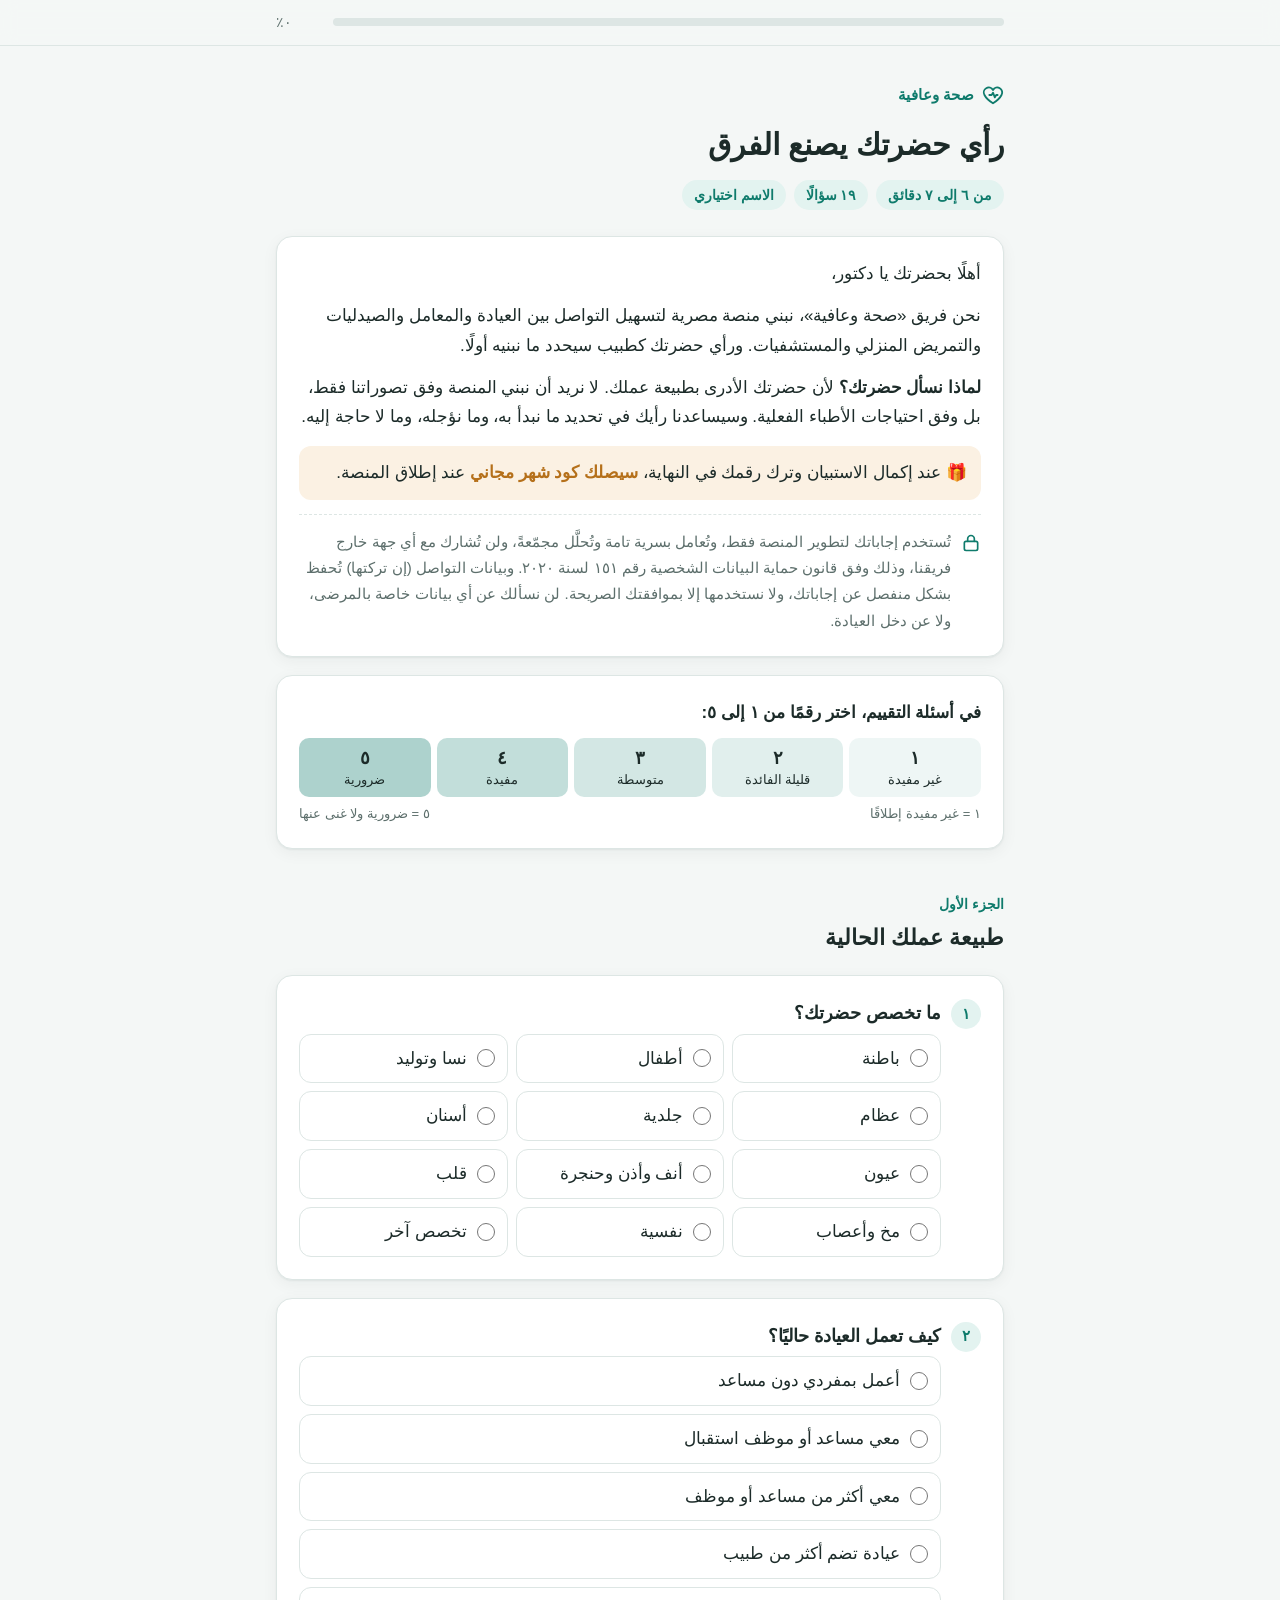
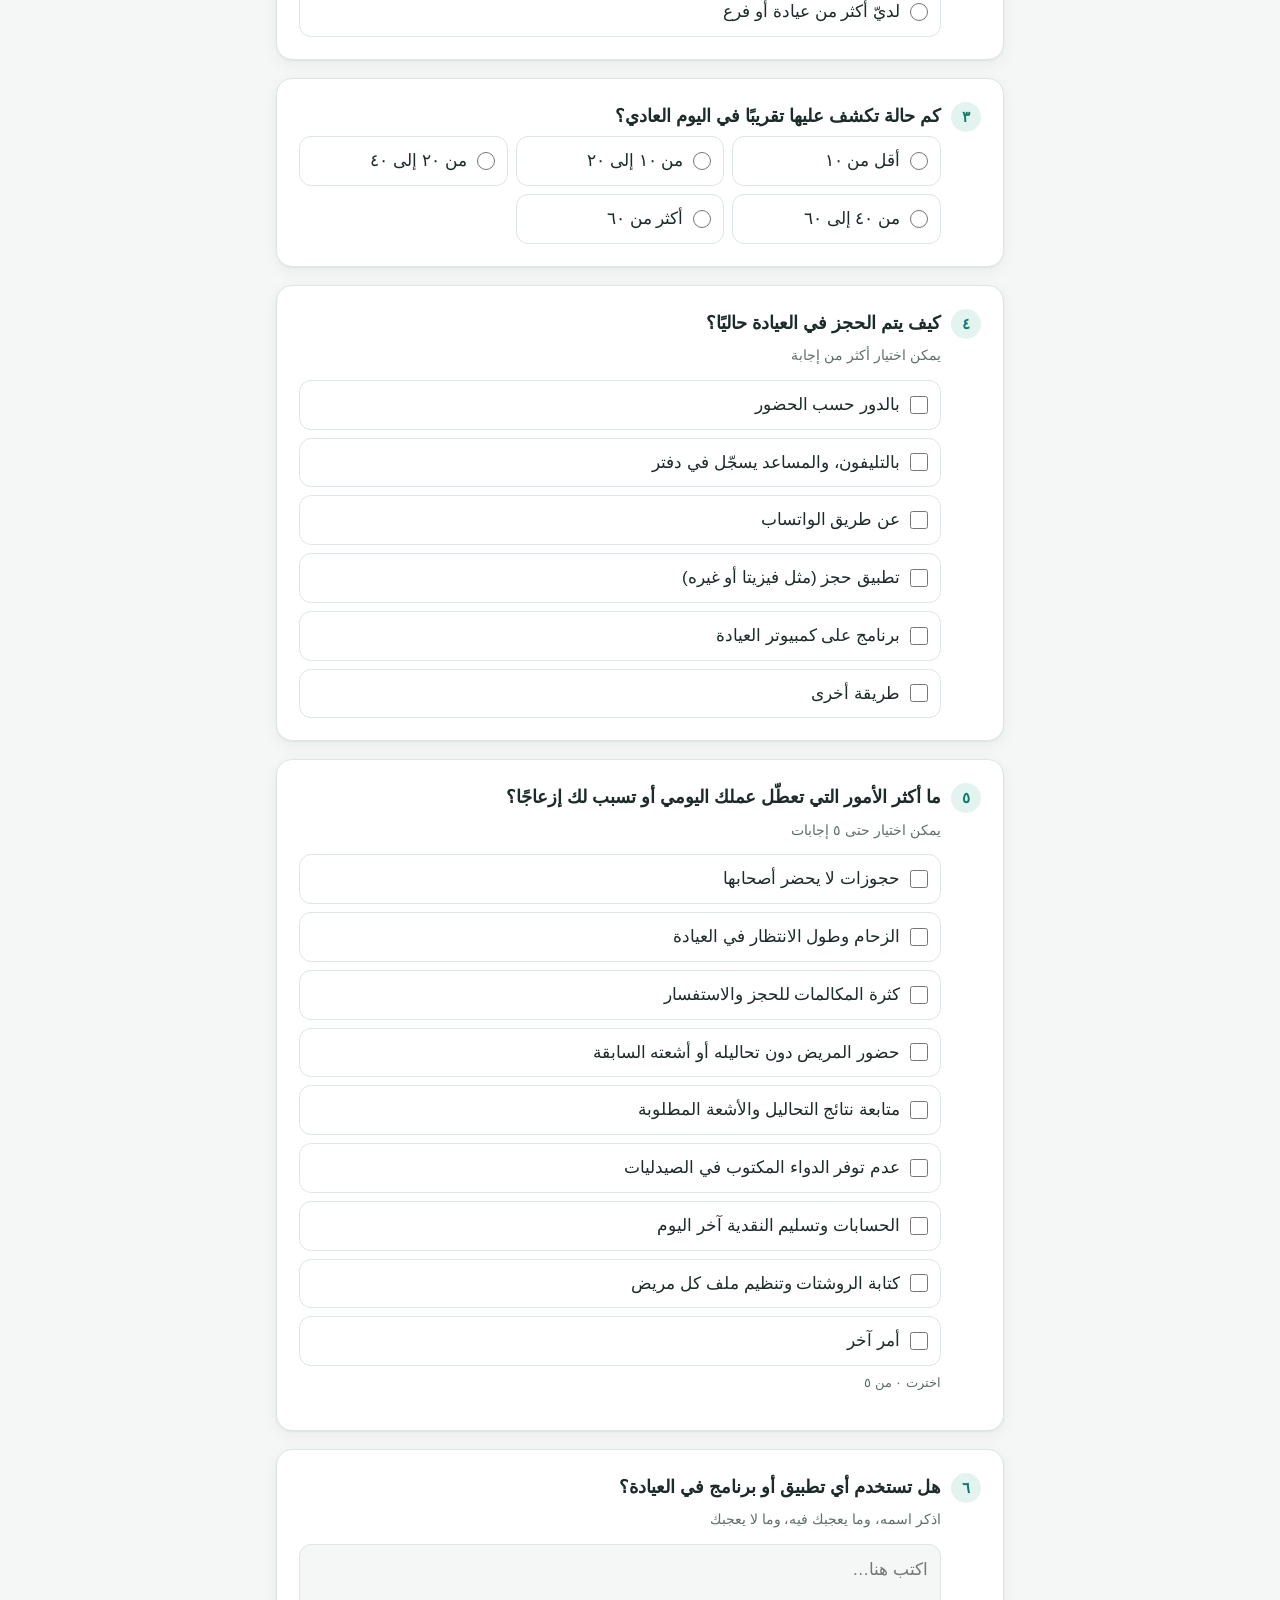
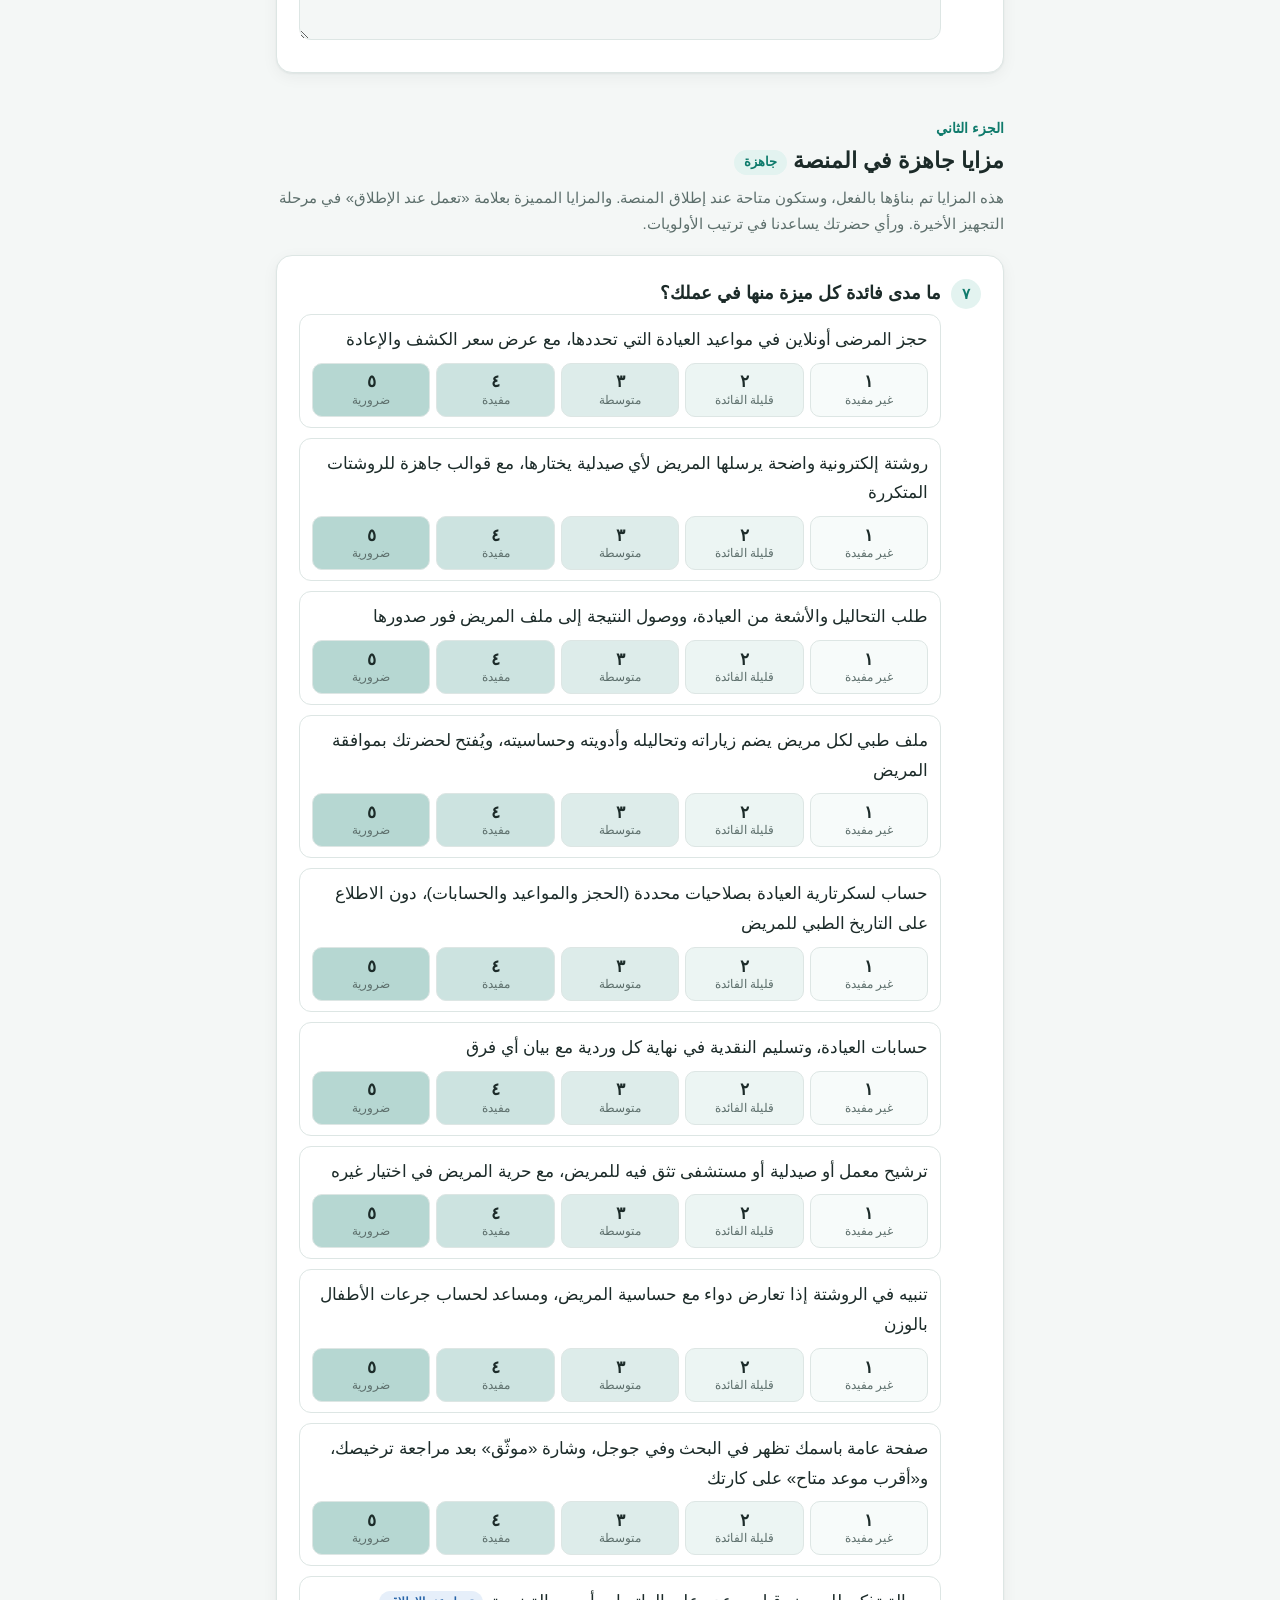
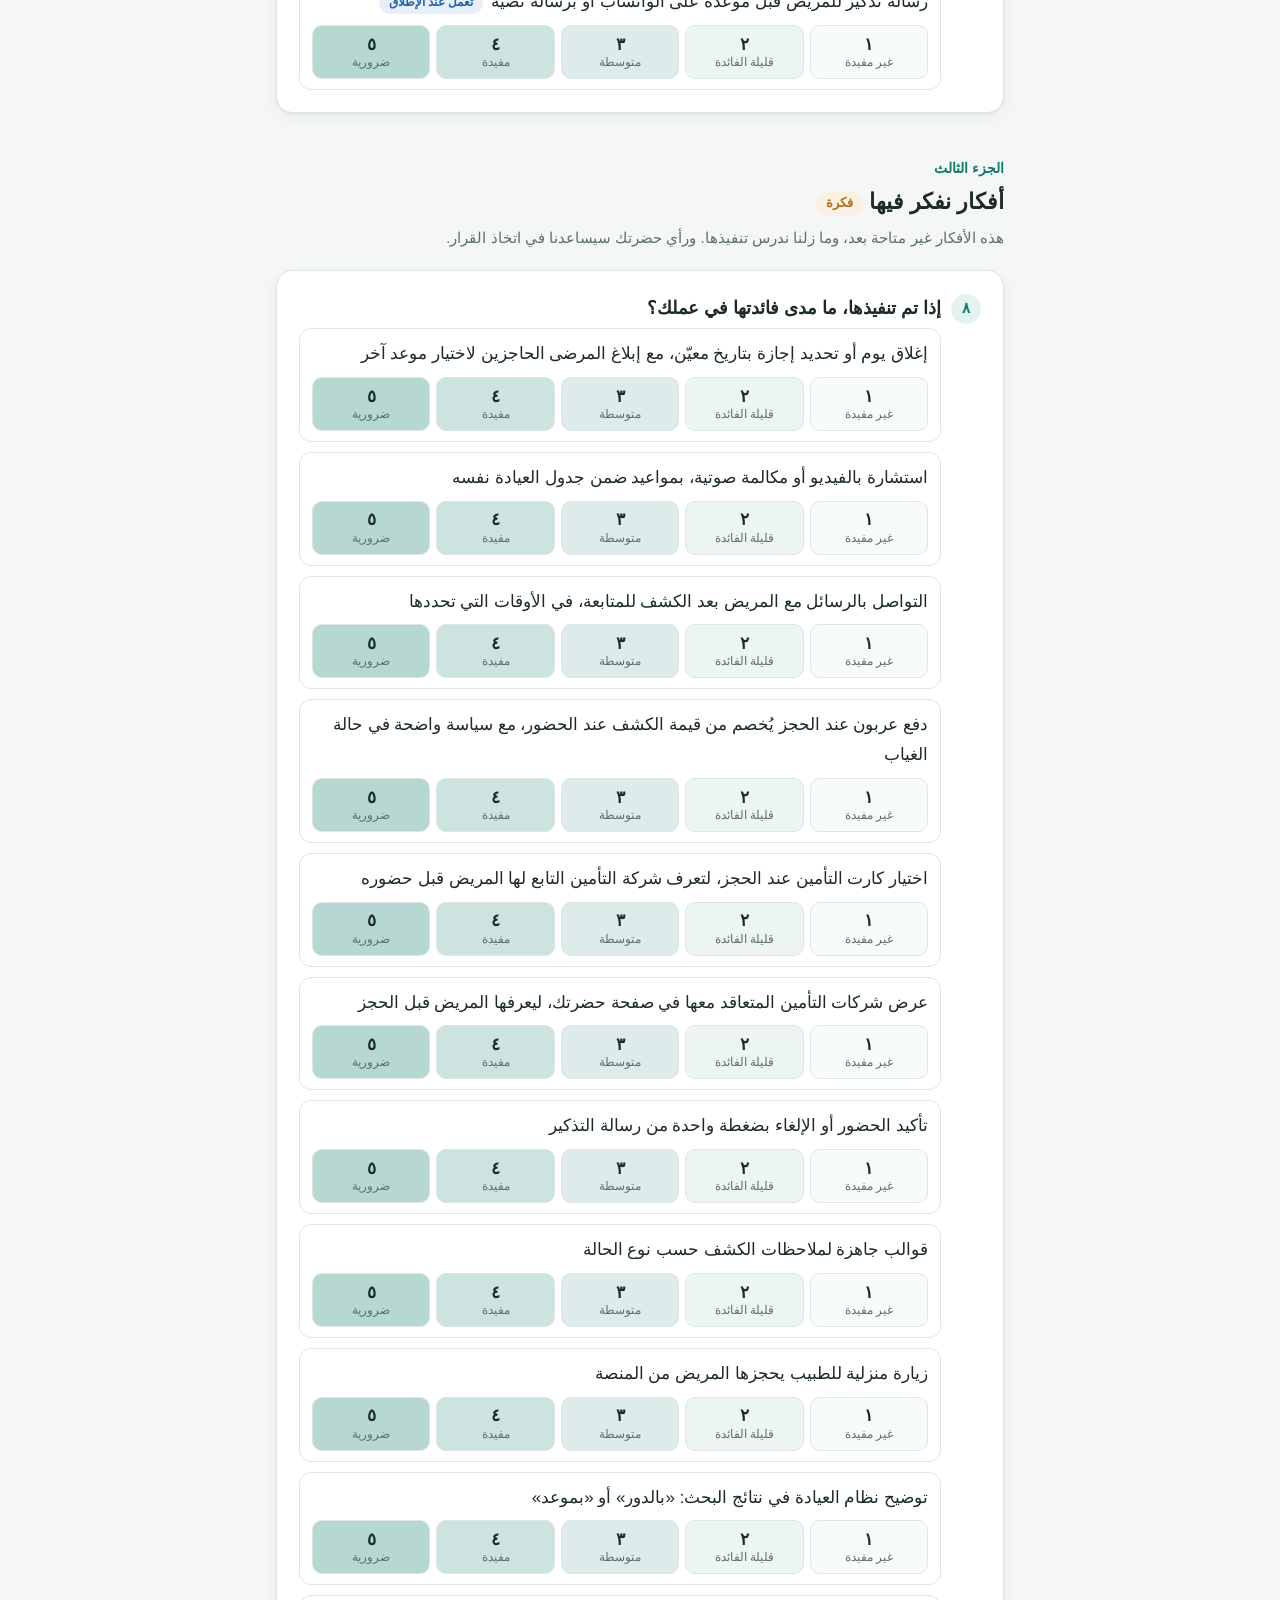
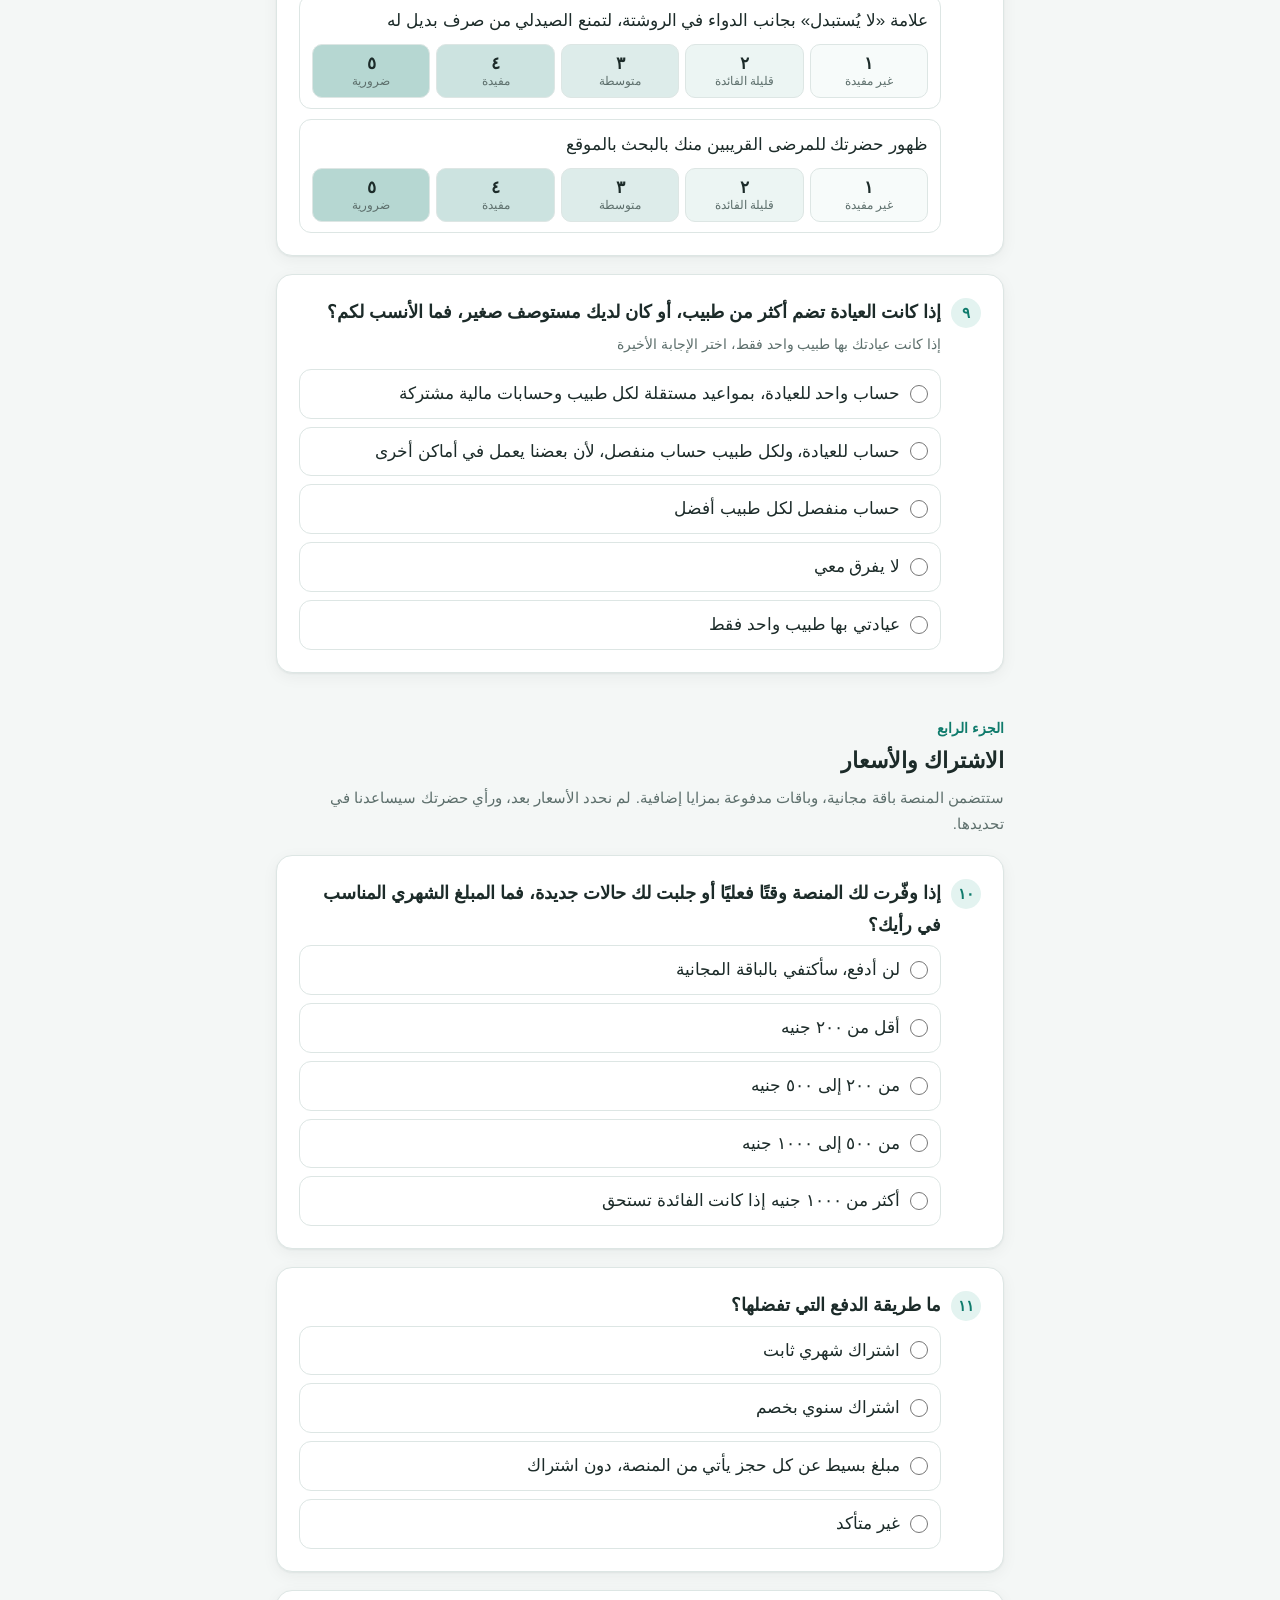
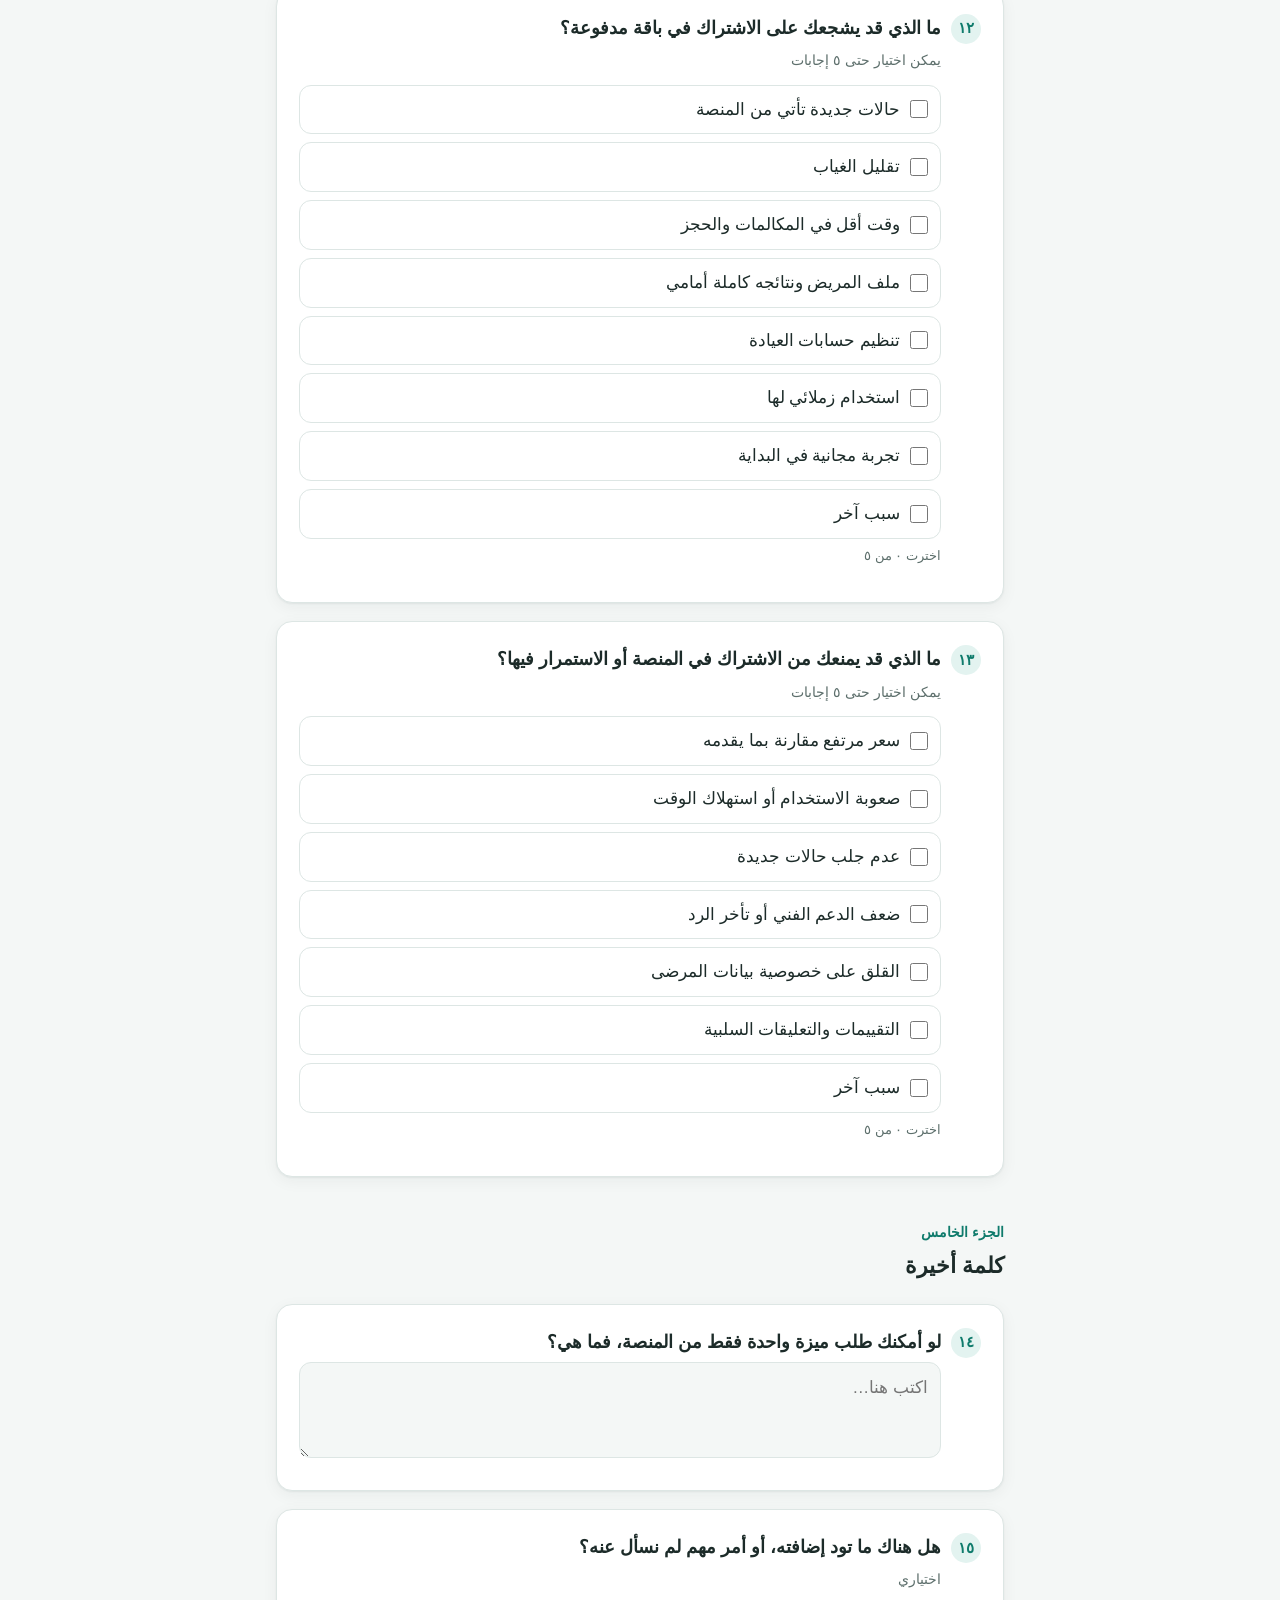
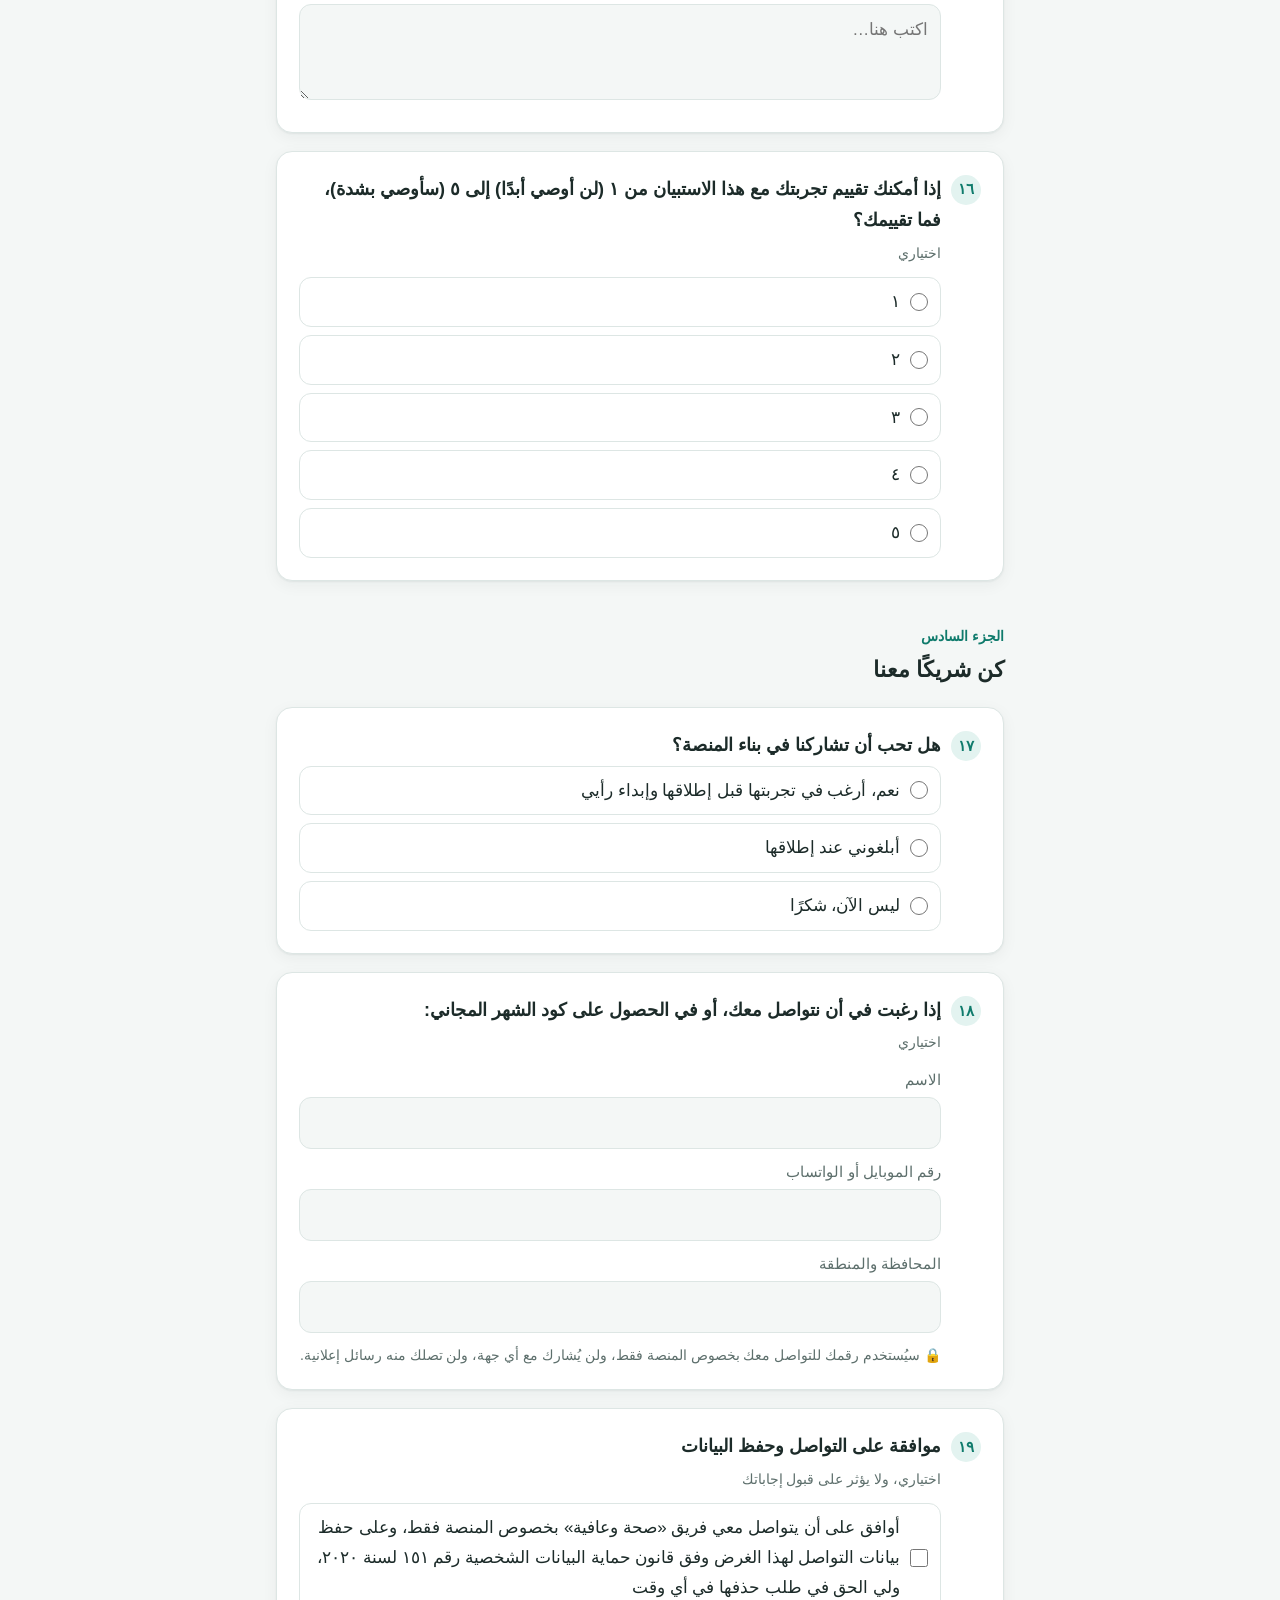
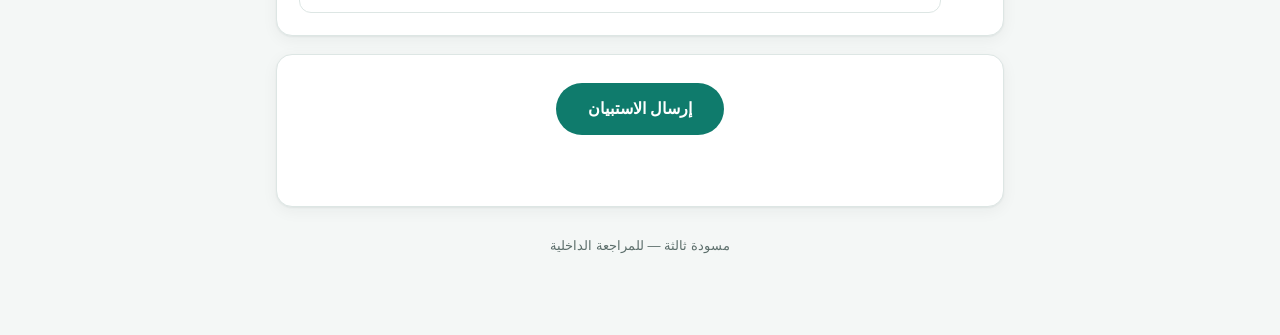
<file: doctor-survey.html>
<!doctype html>
<html lang="ar" dir="rtl">

<head>
  <meta charset="utf-8">
  <meta name="viewport" content="width=device-width, initial-scale=1">
  <title>استبيان الأطباء</title>
  <link rel="stylesheet" href="survey.css">
</head>

<body>

  <div class="bar">
    <div class="bar-in">
      <div class="progress" aria-hidden="true"><i id="pbar"></i></div>
      <span class="pct" id="pct">٠٪</span>
    </div>
  </div>

  <main class="wrap">
    <header class="hero">
      <span class="brand">
        <svg viewBox="0 0 24 24" fill="none" stroke="currentColor" stroke-width="2" stroke-linecap="round"
          stroke-linejoin="round">
          <path d="M12 21s-7-4.4-9.3-9A5.2 5.2 0 0 1 12 6.5 5.2 5.2 0 0 1 21.3 12C19 16.6 12 21 12 21z" />
          <path d="M8 12h2.5l1.5-2.5 2 5 1.5-2.5H17" />
        </svg>
        صحة وعافية
      </span>
      <h1>رأي حضرتك يصنع الفرق</h1>
      <ul class="meta">
        <li>من ٦ إلى ٧ دقائق</li>
        <li>١٩ سؤالًا</li>
        <li>الاسم اختياري</li>
      </ul>
    </header>

    <section class="card intro">
      <p>أهلًا بحضرتك يا دكتور،</p>
      <p>نحن فريق «صحة وعافية»، نبني منصة مصرية لتسهيل التواصل بين العيادة والمعامل والصيدليات والتمريض المنزلي
        والمستشفيات. ورأي حضرتك كطبيب سيحدد ما نبنيه أولًا.</p>
      <p><b>لماذا نسأل حضرتك؟</b> لأن حضرتك الأدرى بطبيعة عملك. لا نريد أن نبني المنصة وفق تصوراتنا فقط، بل وفق احتياجات
        الأطباء الفعلية. وسيساعدنا رأيك في تحديد ما نبدأ به، وما نؤجله، وما لا حاجة إليه.</p>
      <div class="gift">🎁 عند إكمال الاستبيان وترك رقمك في النهاية، <b>سيصلك كود شهر مجاني</b> عند إطلاق المنصة.</div>
      <div class="privacy">
        <svg viewBox="0 0 24 24" fill="none" stroke="currentColor" stroke-width="2" stroke-linecap="round"
          stroke-linejoin="round">
          <rect x="4" y="10" width="16" height="11" rx="2" />
          <path d="M8 10V7a4 4 0 0 1 8 0v3" />
        </svg>
        <span>تُستخدم إجاباتك لتطوير المنصة فقط، وتُعامل بسرية تامة وتُحلَّل مجمّعةً، ولن تُشارك مع أي جهة خارج فريقنا،
          وذلك وفق قانون حماية البيانات الشخصية رقم ١٥١ لسنة ٢٠٢٠. وبيانات التواصل (إن تركتها) تُحفظ بشكل منفصل عن
          إجاباتك، ولا نستخدمها إلا بموافقتك الصريحة. لن نسألك عن أي بيانات خاصة بالمرضى، ولا عن دخل العيادة.</span>
      </div>
      <div class="iv iv-guide">
        <b>لمن يُجري المقابلة</b>
        <ul>
          <li>هدفنا الاستماع لا البيع. اترك الطبيب يتحدث، ولا تقاطعه.</li>
          <li>إذا سأل عن السعر أو موعد الإطلاق: «لم نحدد بعد، ورأي حضرتك سيساعدنا في تحديده». لا تذكر أي رقم أو تاريخ.
          </li>
          <li>إذا سأل عن ميزة ما زالت فكرة، وضّح بصراحة أنها قيد الدراسة، وأن رأيه سيؤثر في قرار تنفيذها.</li>
          <li>لا تكتب أي اسم مريض أو أي معلومة عن حالة، حتى لو ذكرها الطبيب.</li>
          <li>الصناديق البنفسجية أسئلة إضافية للمقابلة فقط، ولا تظهر لمن يملأ الاستبيان بنفسه.</li>
        </ul>
      </div>
    </section>

    <section class="card how" aria-label="طريقة التقييم">
      <p class="how-title">في أسئلة التقييم، اختر رقمًا من ١ إلى ٥:</p>
      <div class="how-strip" id="howStrip"></div>
      <div class="how-arrow"><span>١ = غير مفيدة إطلاقًا</span><span>٥ = ضرورية ولا غنى عنها</span></div>
    </section>

    <form id="survey" autocomplete="off" onsubmit="return false"></form>

    <section class="card submit-wrap" id="submitWrap">
      <button class="submit-btn" id="submitBtn" type="button">إرسال الاستبيان</button>
      <p class="submit-status" id="submitStatus"></p>
    </section>

    <section class="card thanks" id="thanksBox" hidden>
      <h2>شكرًا جزيلًا يا دكتور 🌿</h2>
      <p>رأي حضرتك سيُحدث فرقًا حقيقيًا فيما نبنيه.</p>
    </section>

    <p class="draft">مسودة ثالثة — للمراجعة الداخلية</p>
  </main>

  <script>
    const LEVELS = ["غير مفيدة", "قليلة الفائدة", "متوسطة", "مفيدة", "ضرورية"];
    const TINT = [0.03, 0.08, 0.14, 0.21, 0.3];
    const PICK5 = "يمكن اختيار حتى ٥ إجابات";

    const SECTIONS = [
      {
        title: "طبيعة عملك الحالية",
        questions: [
          {
            id: "specialty", type: "single", cols: true, text: "ما تخصص حضرتك؟",
            options: ["باطنة", "أطفال", "نسا وتوليد", "عظام", "جلدية", "أسنان", "عيون", "أنف وأذن وحنجرة", "قلب", "مخ وأعصاب", "نفسية"],
            other: "تخصص آخر"
          },
          {
            id: "clinic", type: "single", text: "كيف تعمل العيادة حاليًا؟",
            options: ["أعمل بمفردي دون مساعد", "معي مساعد أو موظف استقبال", "معي أكثر من مساعد أو موظف", "عيادة تضم أكثر من طبيب", "لديّ أكثر من عيادة أو فرع"]
          },
          {
            id: "perday", type: "single", cols: true, text: "كم حالة تكشف عليها تقريبًا في اليوم العادي؟",
            options: ["أقل من ١٠", "من ١٠ إلى ٢٠", "من ٢٠ إلى ٤٠", "من ٤٠ إلى ٦٠", "أكثر من ٦٠"]
          },
          {
            id: "booking", type: "multi", text: "كيف يتم الحجز في العيادة حاليًا؟", hint: "يمكن اختيار أكثر من إجابة",
            options: ["بالدور حسب الحضور", "بالتليفون، والمساعد يسجّل في دفتر", "عن طريق الواتساب", "تطبيق حجز (مثل فيزيتا أو غيره)", "برنامج على كمبيوتر العيادة"],
            other: "طريقة أخرى"
          },
          {
            id: "pains", type: "multi", max: 5, text: "ما أكثر الأمور التي تعطّل عملك اليومي أو تسبب لك إزعاجًا؟", hint: PICK5,
            options: ["حجوزات لا يحضر أصحابها", "الزحام وطول الانتظار في العيادة", "كثرة المكالمات للحجز والاستفسار", "حضور المريض دون تحاليله أو أشعته السابقة", "متابعة نتائج التحاليل والأشعة المطلوبة", "عدم توفر الدواء المكتوب في الصيدليات", "الحسابات وتسليم النقدية آخر اليوم", "كتابة الروشتات وتنظيم ملف كل مريض"],
            other: "أمر آخر",
            interview: "«هل تتذكر آخر مرة حدث فيها ذلك؟ وكيف تصرفت حضرتك؟»"
          },
          { id: "apps", type: "open", text: "هل تستخدم أي تطبيق أو برنامج في العيادة؟", hint: "اذكر اسمه، وما يعجبك فيه، وما لا يعجبك" },
        ],
      },
      {
        title: "مزايا جاهزة في المنصة", tag: ["now", "جاهزة"],
        lead: "هذه المزايا تم بناؤها بالفعل، وستكون متاحة عند إطلاق المنصة. والمزايا المميزة بعلامة «تعمل عند الإطلاق» في مرحلة التجهيز الأخيرة. ورأي حضرتك يساعدنا في ترتيب الأولويات.",
        questions: [
          {
            id: "existing", type: "matrix", text: "ما مدى فائدة كل ميزة منها في عملك؟",
            rows: [
              "حجز المرضى أونلاين في مواعيد العيادة التي تحددها، مع عرض سعر الكشف والإعادة",
              "روشتة إلكترونية واضحة يرسلها المريض لأي صيدلية يختارها، مع قوالب جاهزة للروشتات المتكررة",
              "طلب التحاليل والأشعة من العيادة، ووصول النتيجة إلى ملف المريض فور صدورها",
              "ملف طبي لكل مريض يضم زياراته وتحاليله وأدويته وحساسيته، ويُفتح لحضرتك بموافقة المريض",
              "حساب لسكرتارية العيادة بصلاحيات محددة (الحجز والمواعيد والحسابات)، دون الاطلاع على التاريخ الطبي للمريض",
              "حسابات العيادة، وتسليم النقدية في نهاية كل وردية مع بيان أي فرق",
              "ترشيح معمل أو صيدلية أو مستشفى تثق فيه للمريض، مع حرية المريض في اختيار غيره",
              "تنبيه في الروشتة إذا تعارض دواء مع حساسية المريض، ومساعد لحساب جرعات الأطفال بالوزن",
              "صفحة عامة باسمك تظهر في البحث وفي جوجل، وشارة «موثّق» بعد مراجعة ترخيصك، و«أقرب موعد متاح» على كارتك",
              { text: "رسالة تذكير للمريض قبل موعده على الواتساب أو برسالة نصية", ready: true },
            ],
            interview: "«أيٌّ منها لو رأيته يعمل أمامك سيشجعك على تجربة المنصة؟»"
          },
        ],
      },
      {
        title: "أفكار نفكر فيها", tag: ["idea", "فكرة"],
        lead: "هذه الأفكار غير متاحة بعد، وما زلنا ندرس تنفيذها. ورأي حضرتك سيساعدنا في اتخاذ القرار.",
        questions: [
          {
            id: "ideas", type: "matrix", text: "إذا تم تنفيذها، ما مدى فائدتها في عملك؟",
            rows: [
              "إغلاق يوم أو تحديد إجازة بتاريخ معيّن، مع إبلاغ المرضى الحاجزين لاختيار موعد آخر",
              "استشارة بالفيديو أو مكالمة صوتية، بمواعيد ضمن جدول العيادة نفسه",
              "التواصل بالرسائل مع المريض بعد الكشف للمتابعة، في الأوقات التي تحددها",
              "دفع عربون عند الحجز يُخصم من قيمة الكشف عند الحضور، مع سياسة واضحة في حالة الغياب",
              "اختيار كارت التأمين عند الحجز، لتعرف شركة التأمين التابع لها المريض قبل حضوره",
              "عرض شركات التأمين المتعاقد معها في صفحة حضرتك، ليعرفها المريض قبل الحجز",
              "تأكيد الحضور أو الإلغاء بضغطة واحدة من رسالة التذكير",
              "قوالب جاهزة لملاحظات الكشف حسب نوع الحالة",
              "زيارة منزلية للطبيب يحجزها المريض من المنصة",
              "توضيح نظام العيادة في نتائج البحث: «بالدور» أو «بموعد»",
              "علامة «لا يُستبدل» بجانب الدواء في الروشتة، لتمنع الصيدلي من صرف بديل له",
              "ظهور حضرتك للمرضى القريبين منك بالبحث بالموقع",
            ]
          },
          {
            id: "multidoc", type: "single", text: "إذا كانت العيادة تضم أكثر من طبيب، أو كان لديك مستوصف صغير، فما الأنسب لكم؟",
            hint: "إذا كانت عيادتك بها طبيب واحد فقط، اختر الإجابة الأخيرة",
            options: ["حساب واحد للعيادة، بمواعيد مستقلة لكل طبيب وحسابات مالية مشتركة", "حساب للعيادة، ولكل طبيب حساب منفصل، لأن بعضنا يعمل في أماكن أخرى", "حساب منفصل لكل طبيب أفضل", "لا يفرق معي", "عيادتي بها طبيب واحد فقط"]
          },
        ],
      },
      {
        title: "ملف الحمل", tag: ["idea", "فكرة"], theme: "rose", label: "لأطباء النسا والتوليد",
        showIf: ["specialty", "نسا وتوليد"],
        leadBox: "متابعة الحمل مرحلة تحتاج إلى اهتمام خاص، ونريد أن نصمم هذا الملف مع أطباء التخصص أنفسهم. «ملف الحمل» فكرة قيد الدراسة: تتابع فيه السيدة حملها، ويظل متاحًا لطبيبها طوال مدة الحمل، ولها الحق في إغلاقه في أي وقت.",
        questions: [
          { id: "preg_importance", type: "scale", text: "بشكل عام، ما مدى فائدة «ملف الحمل» في عملك؟" },
          {
            id: "preg_count", type: "single", cols: true, text: "كم سيدة حامل تتابع معها حضرتك تقريبًا في الشهر؟",
            options: ["أقل من ١٠", "من ١٠ إلى ٣٠", "من ٣٠ إلى ٦٠", "أكثر من ٦٠"]
          },
          {
            id: "preg_parts", type: "matrix", text: "ما مدى فائدة كل جزء من هذه الأجزاء في الملف؟",
            rows: [
              "سجل الزيارات ومواعيد المتابعة القادمة حسب أسبوع الحمل",
              "تذكير السيدة بمواعيد التحاليل والسونار التي تحددها حضرتك",
              "تسجيل السيدة للوزن والضغط والسكر من المنزل، وظهورها لحضرتك في رسم بياني",
              "تنبيه لحضرتك إذا سجّلت السيدة قراءة خارج الحدود التي تحددها",
              "تقارير السونار والتحاليل كلها في مكان واحد أمامك في كل زيارة",
              "معلومات توعوية لكل مرحلة من الحمل، يراجعها أطباء متخصصون",
              "التواصل بالرسائل للأسئلة البسيطة، في الأوقات التي تحددها",
              "خطة الولادة واختيار المستشفى، وإرسال الملف للمستشفى قبل الولادة",
              "متابعة ما بعد الولادة (النفاس والرضاعة)، وبداية ملف المولود",
            ]
          },
          {
            id: "preg_content", type: "single", text: "من الأنسب أن يحدد محتوى النصائح والمعلومات التوعوية في الملف؟",
            options: ["الطبيب المعالج يكتبها أو يختارها لكل سيدة", "محتوى جاهز من المنصة يراجعه أطباء نسا وتوليد", "الاثنان معًا: محتوى جاهز، ويضيف الطبيب ما يراه", "أفضّل ألا تقدم المنصة نصائح"]
          },
          {
            id: "preg_duration", type: "single", text: "إلى متى ترى أن يظل الملف متاحًا لحضرتك؟", hint: "مع حق السيدة في إغلاقه في أي وقت",
            options: ["طوال مدة الحمل فقط", "طوال الحمل وحتى نهاية فترة النفاس", "حتى تقرر السيدة إغلاقه", "غير متأكد"]
          },
          {
            id: "preg_alert", type: "single", text: "إذا سجّلت السيدة عرضًا مقلقًا في الملف، فما التصرف الأنسب من المنصة؟",
            hint: "الأعراض نفسها ستُحدَّد بمراجعة أطباء متخصصين",
            options: ["توجيهها فورًا للتواصل مع طبيبها أو أقرب طوارئ", "توجيهها للتواصل، مع إرسال تنبيه لحضرتك أيضًا", "لا أفضّل وجود هذه الخاصية", "غير متأكد"]
          },
          { id: "preg_concern", type: "open", optional: true, text: "ما الذي يجب ألا يتضمنه هذا الملف، أو ما الذي يقلقك فيه؟", hint: "اختياري" },
        ],
      },
      {
        title: "الاشتراك والأسعار",
        lead: "ستتضمن المنصة باقة مجانية، وباقات مدفوعة بمزايا إضافية. لم نحدد الأسعار بعد، ورأي حضرتك سيساعدنا في تحديدها.",
        questions: [
          {
            id: "price", type: "single", text: "إذا وفّرت لك المنصة وقتًا فعليًا أو جلبت لك حالات جديدة، فما المبلغ الشهري المناسب في رأيك؟",
            options: ["لن أدفع، سأكتفي بالباقة المجانية", "أقل من ٢٠٠ جنيه", "من ٢٠٠ إلى ٥٠٠ جنيه", "من ٥٠٠ إلى ١٠٠٠ جنيه", "أكثر من ١٠٠٠ جنيه إذا كانت الفائدة تستحق"]
          },
          {
            id: "paymodel", type: "single", text: "ما طريقة الدفع التي تفضلها؟",
            options: ["اشتراك شهري ثابت", "اشتراك سنوي بخصم", "مبلغ بسيط عن كل حجز يأتي من المنصة، دون اشتراك", "غير متأكد"]
          },
          {
            id: "join", type: "multi", max: 5, text: "ما الذي قد يشجعك على الاشتراك في باقة مدفوعة؟", hint: PICK5,
            options: ["حالات جديدة تأتي من المنصة", "تقليل الغياب", "وقت أقل في المكالمات والحجز", "ملف المريض ونتائجه كاملة أمامي", "تنظيم حسابات العيادة", "استخدام زملائي لها", "تجربة مجانية في البداية"],
            other: "سبب آخر"
          },
          {
            id: "leave", type: "multi", max: 5, text: "ما الذي قد يمنعك من الاشتراك في المنصة أو الاستمرار فيها؟", hint: PICK5,
            options: ["سعر مرتفع مقارنة بما يقدمه", "صعوبة الاستخدام أو استهلاك الوقت", "عدم جلب حالات جديدة", "ضعف الدعم الفني أو تأخر الرد", "القلق على خصوصية بيانات المرضى", "التقييمات والتعليقات السلبية"],
            other: "سبب آخر"
          },
        ],
      },
      {
        title: "كلمة أخيرة",
        questions: [
          { id: "wish", type: "open", text: "لو أمكنك طلب ميزة واحدة فقط من المنصة، فما هي؟" },
          { id: "extra", type: "open", optional: true, text: "هل هناك ما تود إضافته، أو أمر مهم لم نسأل عنه؟", hint: "اختياري" },
          {
            id: "nps", type: "single", optional: true, text: "إذا أمكنك تقييم تجربتك مع هذا الاستبيان من ١ (لن أوصي أبدًا) إلى ٥ (سأوصي بشدة)، فما تقييمك؟", hint: "اختياري",
            options: ["١", "٢", "٣", "٤", "٥"]
          },
        ],
      },
      {
        title: "كن شريكًا معنا",
        questions: [
          {
            id: "partner", type: "single", text: "هل تحب أن تشاركنا في بناء المنصة؟",
            options: ["نعم، أرغب في تجربتها قبل إطلاقها وإبداء رأيي", "أبلغوني عند إطلاقها", "ليس الآن، شكرًا"]
          },
          {
            id: "contact", type: "fields", optional: true, text: "إذا رغبت في أن نتواصل معك، أو في الحصول على كود الشهر المجاني:", hint: "اختياري",
            fields: ["الاسم", "رقم الموبايل أو الواتساب", "المحافظة والمنطقة"],
            note: "سيُستخدم رقمك للتواصل معك بخصوص المنصة فقط، ولن يُشارك مع أي جهة، ولن تصلك منه رسائل إعلانية."
          },
          {
            id: "consent", type: "multi", optional: true, text: "موافقة على التواصل وحفظ البيانات", hint: "اختياري، ولا يؤثر على قبول إجاباتك",
            options: ["أوافق على أن يتواصل معي فريق «صحة وعافية» بخصوص المنصة فقط، وعلى حفظ بيانات التواصل لهذا الغرض وفق قانون حماية البيانات الشخصية رقم ١٥١ لسنة ٢٠٢٠، ولي الحق في طلب حذفها في أي وقت"]
          },
        ],
      },
    ];

    const ORD = ["الأول", "الثاني", "الثالث", "الرابع", "الخامس", "السادس", "السابع", "الثامن"];
    const AR = (n) => String(n).replace(/\d/g, (d) => "٠١٢٣٤٥٦٧٨٩"[d]);
    const el = (tag, attrs = {}, ...kids) => {
      const e = document.createElement(tag);
      for (const [k, v] of Object.entries(attrs)) {
        if (k === "class") e.className = v; else if (k === "text") e.textContent = v; else e.setAttribute(k, v);
      }
      for (const k of kids) if (k) e.append(k);
      return e;
    };

    // Legend strip at the top
    const strip = document.getElementById("howStrip");
    LEVELS.forEach((w, i) => {
      const d = el("div", {}, el("b", { text: AR(i + 1) }), el("span", { text: w }));
      d.style.background = `rgba(var(--brand-rgb), ${TINT[i] + 0.04})`;
      strip.append(d);
    });

    const form = document.getElementById("survey");

    function option(type, name, value) {
      return el("label", { class: "opt" }, el("input", { type, name, value }), el("span", { text: value }));
    }
    function scale(name) {
      const s = el("div", { class: "scale", role: "radiogroup" });
      LEVELS.forEach((w, i) => {
        const span = el("span", {}, el("b", { text: AR(i + 1) }), el("small", { text: w }));
        span.style.setProperty("--t", TINT[i]);
        s.append(el("label", {}, el("input", { type: "radio", name, value: i + 1, "aria-label": AR(i + 1) + " — " + w }), span));
      });
      return s;
    }

    let secIndex = 0;
    SECTIONS.forEach((sec) => {
      const box = el("div", { class: "sec" + (sec.theme ? " " + sec.theme : "") + (sec.showIf ? " cond" : "") });
      if (sec.showIf) { box.dataset.ifQ = sec.showIf[0]; box.dataset.ifV = sec.showIf[1]; }
      const head = el("div", { class: "sec-head" },
        el("span", { class: "sec-num", text: sec.label || "الجزء " + ORD[secIndex++] }));
      const h2 = el("h2", { text: sec.title });
      if (sec.tag) h2.append(el("span", { class: "tag " + sec.tag[0], text: sec.tag[1] }));
      head.append(h2);
      box.append(head);
      if (sec.lead) box.append(el("p", { class: "sec-lead", text: sec.lead }));
      if (sec.leadBox) box.append(el("div", { class: "sec-lead-box", text: sec.leadBox }));

      for (const q of sec.questions) {
        const card = el("section", { class: "card q", id: "q-" + q.id });
        if (q.optional) card.dataset.optional = "1";
        card.append(el("p", { class: "q-title" }, el("span", { class: "q-n" }), el("span", { text: q.text })));
        if (q.desc) card.append(el("p", { class: "q-desc", text: q.desc }));
        if (q.hint) card.append(el("p", { class: "q-hint", text: q.hint }));

        const body = el("div", { class: "q-body" });
        if (q.type === "single" || q.type === "multi") {
          const type = q.type === "single" ? "radio" : "checkbox";
          const opts = el("div", { class: "opts" + (q.cols ? " cols" : "") });
          q.options.forEach((o) => opts.append(option(type, q.id, o)));
          if (q.other) opts.append(option(type, q.id, q.other));
          body.append(opts);
          if (q.other) body.append(el("input", { type: "text", class: "other-in", placeholder: "اكتب هنا…", "aria-label": q.other, hidden: "" }));
          if (q.max) { card.dataset.max = q.max; body.append(el("p", { class: "count" })); }
        } else if (q.type === "matrix") {
          const rows = el("div", { class: "rows" });
          q.rows.forEach((r, i) => {
            const p = el("p", { class: "row-text", text: typeof r === "string" ? r : r.text });
            if (r.ready) p.append(el("span", { class: "tag ready", text: "تعمل عند الإطلاق" }));
            rows.append(el("div", { class: "row" }, p, scale(q.id + "-" + i)));
          });
          body.append(rows);
        } else if (q.type === "scale") {
          body.append(scale(q.id));
        } else if (q.type === "open") {
          body.append(el("textarea", { name: q.id, placeholder: "اكتب هنا…", "aria-label": q.text }));
        } else if (q.type === "fields") {
          q.fields.forEach((f, i) => body.append(el("div", { class: "field" }, el("label", { for: q.id + i, text: f }), el("input", { type: "text", id: q.id + i, name: q.id + i }))));
        }
        if (q.note) body.append(el("p", { class: "note-line", text: "🔒 " + q.note }));
        card.append(body);
        if (q.interview) card.append(el("div", { class: "iv" }, el("b", { text: "سؤال إضافي للمقابلة" }), el("span", { text: q.interview })));
        box.append(card);
      }
      form.append(box);
    });

    function answered(card) {
      const rows = card.querySelectorAll(".row");
      if (rows.length) {
        let all = true;
        rows.forEach((r) => { const ok = !!r.querySelector("input:checked"); r.classList.toggle("done", ok); if (!ok) all = false; });
        return all;
      }
      if (card.querySelector("input:checked")) return true;
      return [...card.querySelectorAll("textarea, input[type=text]")].some((t) => t.value.trim());
    }
    const shown = (c) => { const k = c.closest(".cond"); return !k || k.classList.contains("show"); };

    function update() {
      document.querySelectorAll(".sec.cond").forEach((s) => {
        const v = form.querySelector(`input[name="${s.dataset.ifQ}"]:checked`)?.value;
        s.classList.toggle("show", v === s.dataset.ifV);
      });
      document.querySelectorAll(".q").forEach((c) => {
        const other = c.querySelector(".other-in");
        if (other) { const opts = c.querySelectorAll(".opt input"); other.hidden = !opts[opts.length - 1].checked; }
        const max = +c.dataset.max;
        if (max) {
          const boxes = [...c.querySelectorAll(".opt input")];
          const n = boxes.filter((b) => b.checked).length;
          boxes.forEach((b) => { b.disabled = n >= max && !b.checked; b.parentElement.classList.toggle("disabled", b.disabled); });
          c.querySelector(".count").textContent = `اخترت ${AR(n)} من ${AR(max)}`;
        }
      });
      const visible = [...document.querySelectorAll(".q")].filter(shown);
      visible.forEach((c, i) => { c.querySelector(".q-n").textContent = AR(i + 1); });
      const counted = visible.filter((c) => !c.dataset.optional);
      let done = 0;
      visible.forEach((c) => { const ok = answered(c); c.classList.toggle("done", ok); if (ok && !c.dataset.optional) done++; });
      const pct = Math.round((done / counted.length) * 100);
      document.getElementById("pbar").style.width = pct + "%";
      document.getElementById("pct").textContent = AR(pct) + "٪";
    }
    form.addEventListener("input", update);
    form.addEventListener("change", update);
    update();

    const ivBtn = document.getElementById("ivBtn");
    if (ivBtn) ivBtn.addEventListener("click", () => ivBtn.setAttribute("aria-pressed", document.body.classList.toggle("interview")));
    const printBtn = document.getElementById("printBtn");
    if (printBtn) printBtn.addEventListener("click", () => window.print());
  </script>
  <script src="survey-handler.js"></script>
</body>

</html>
</file>
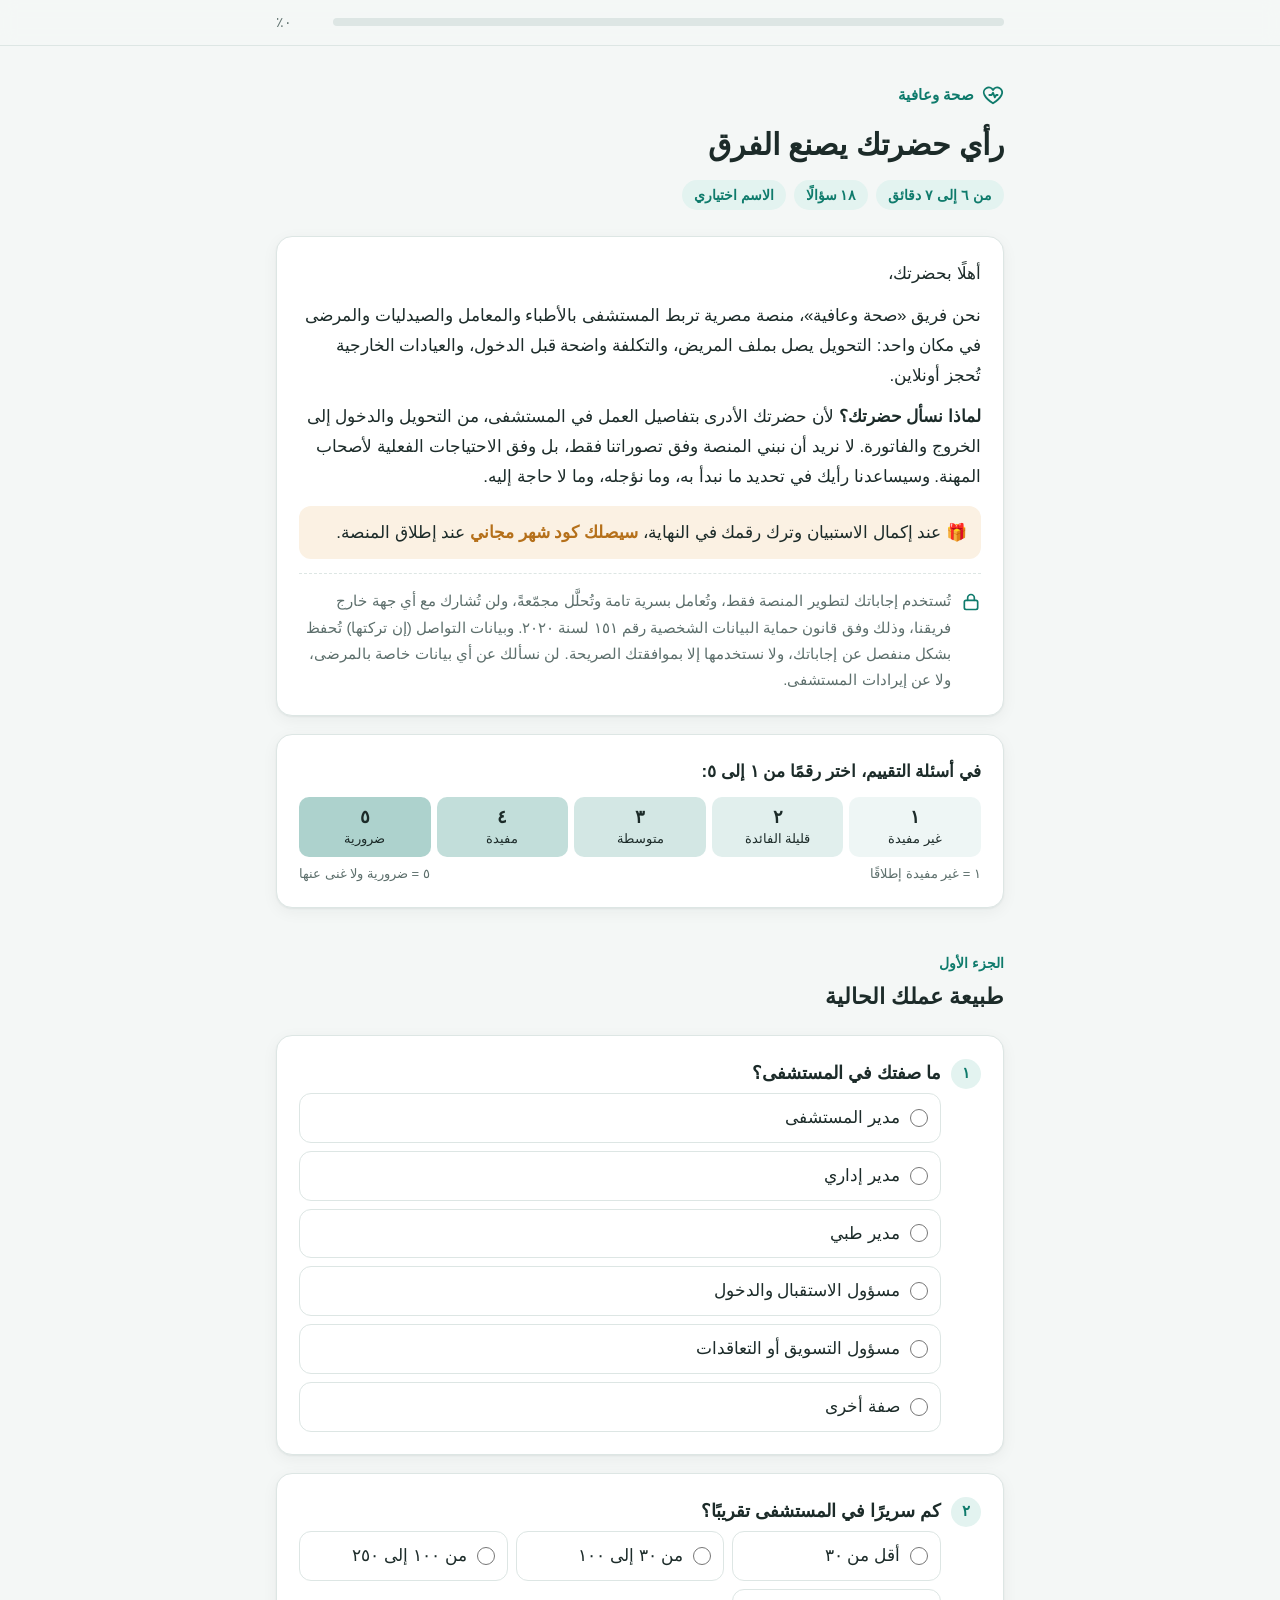
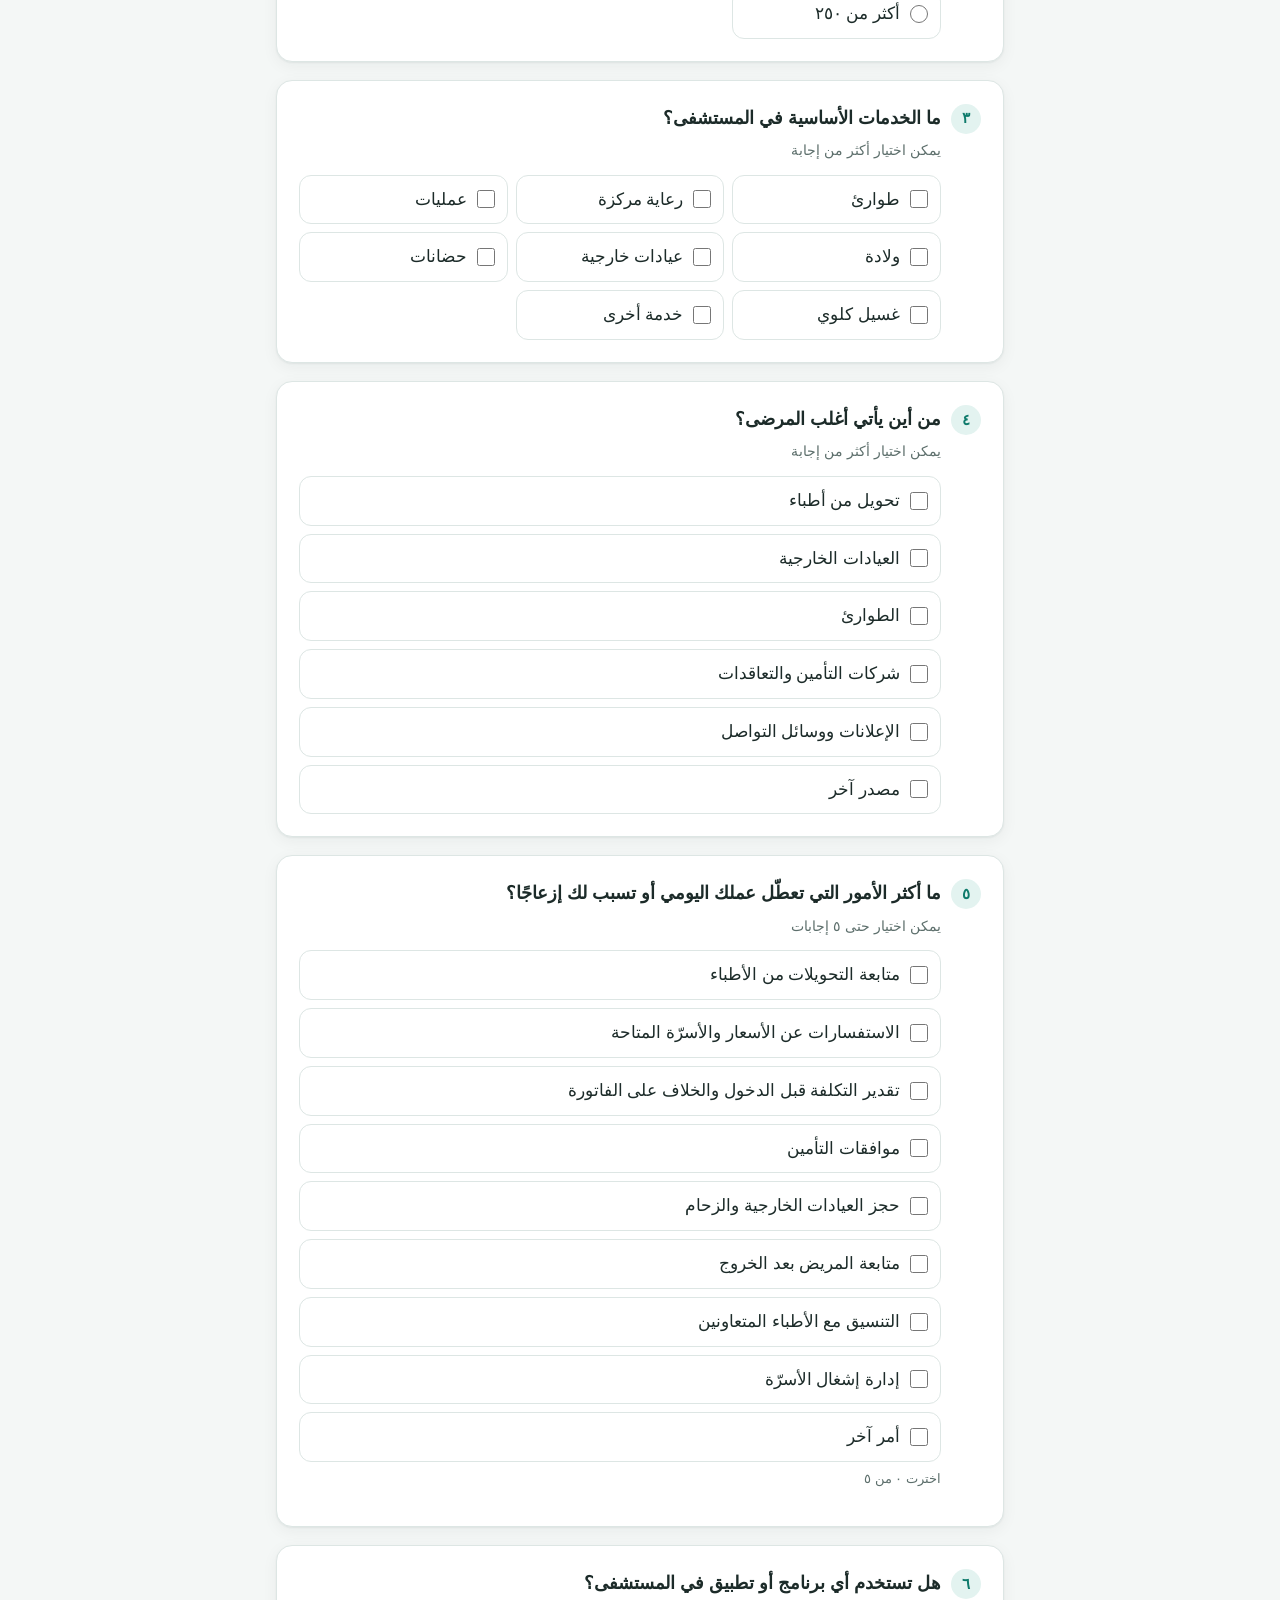
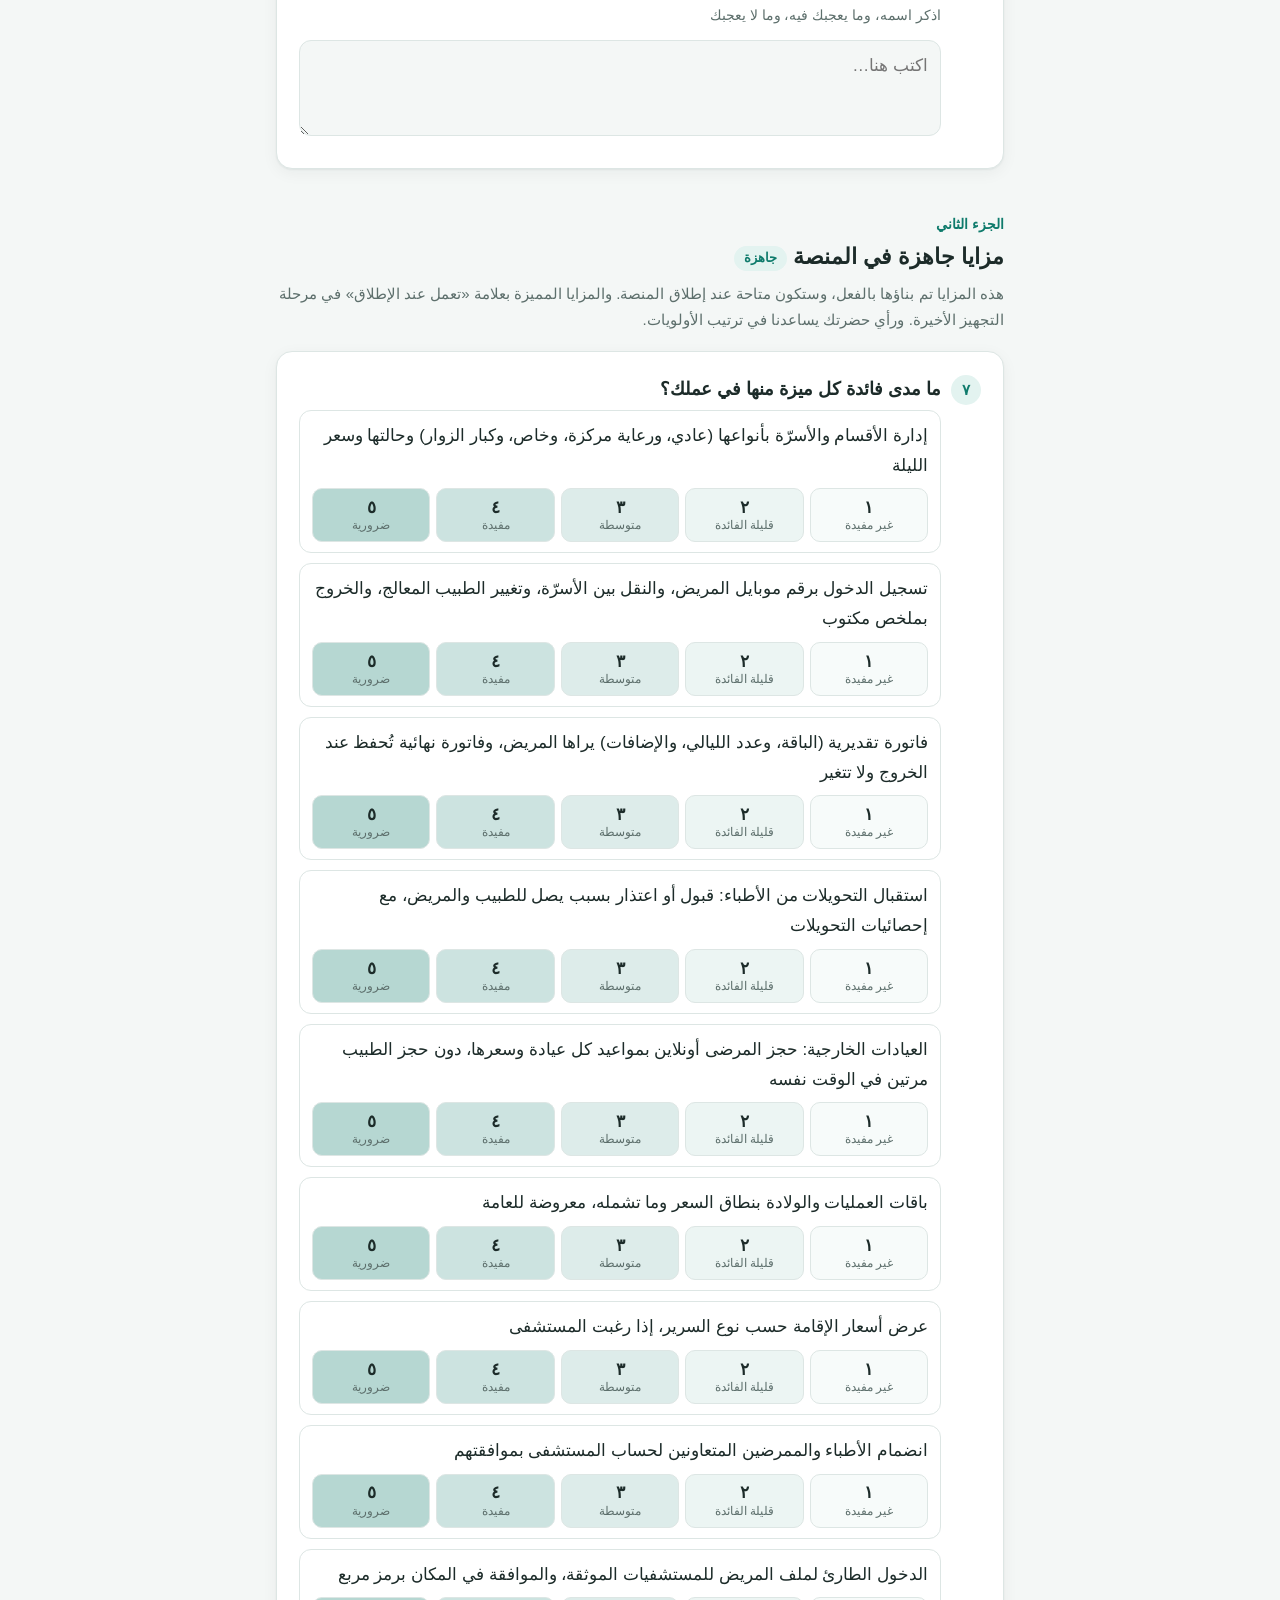
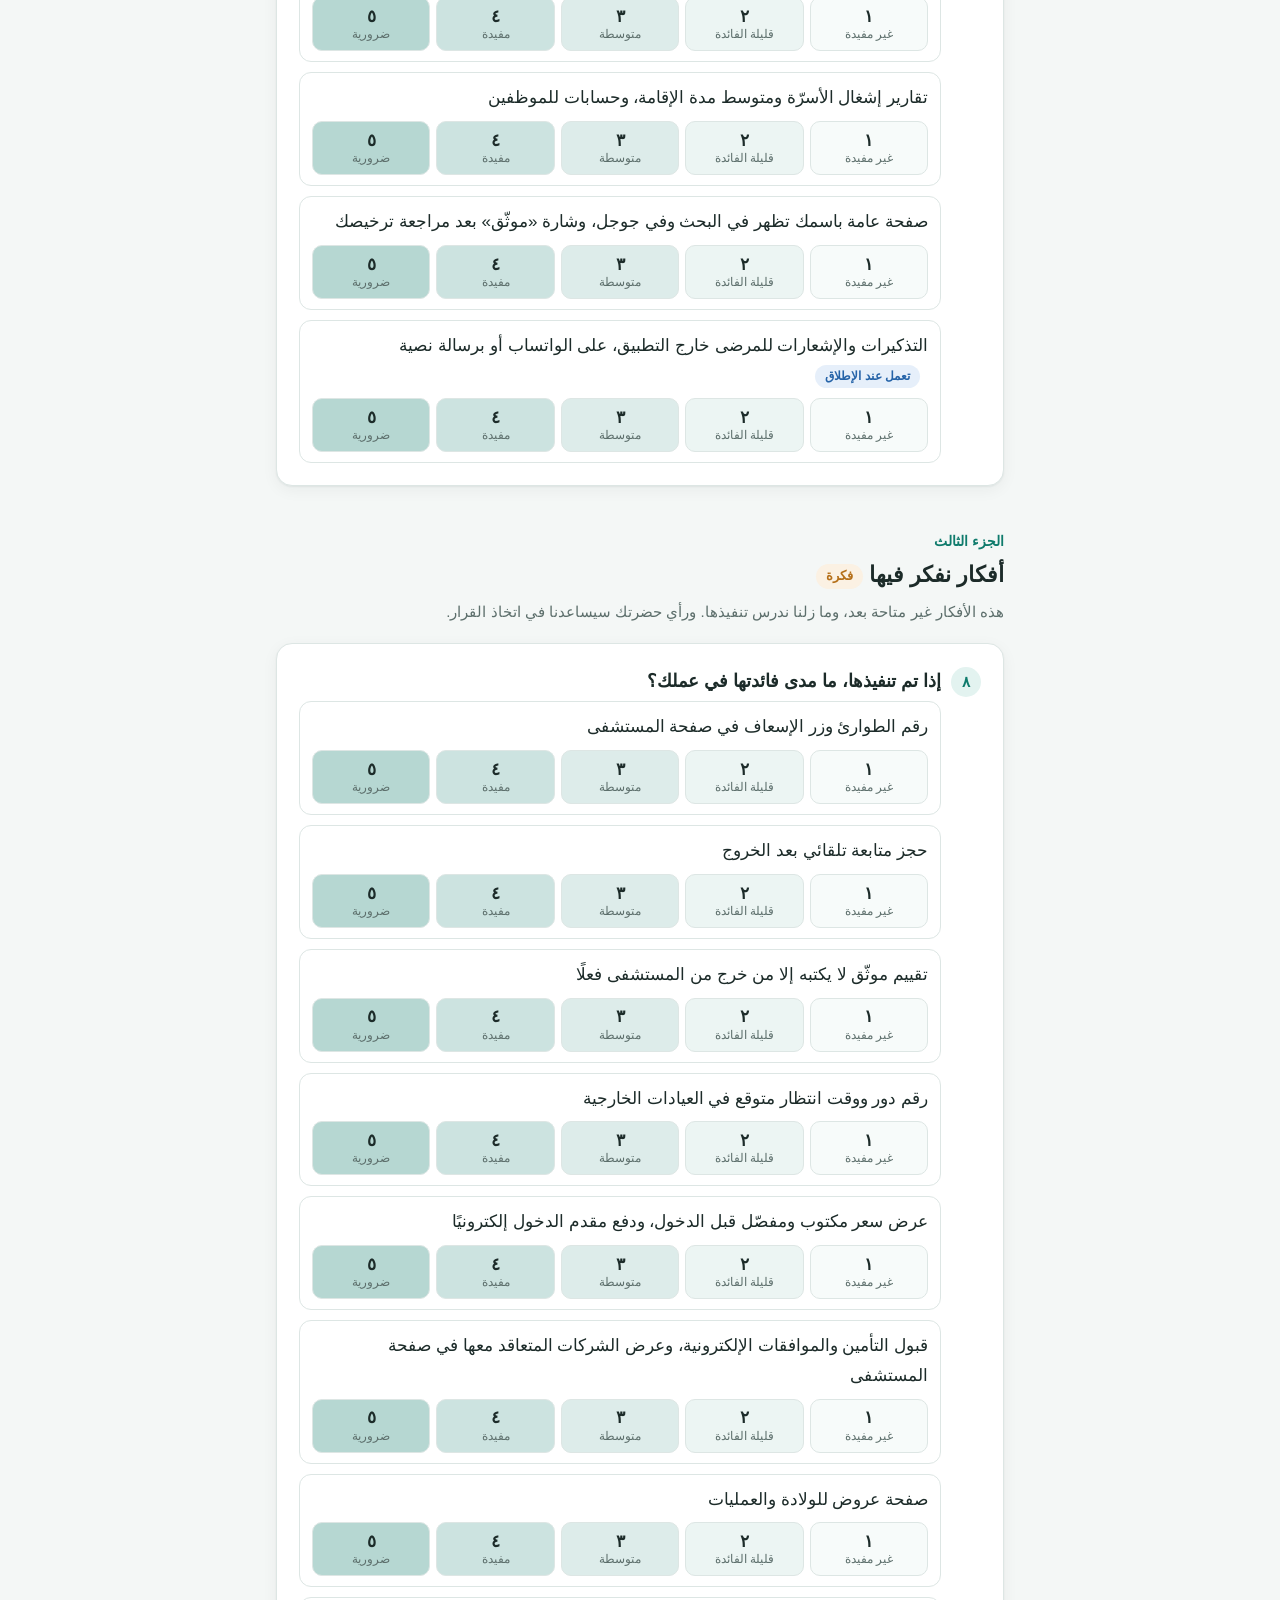
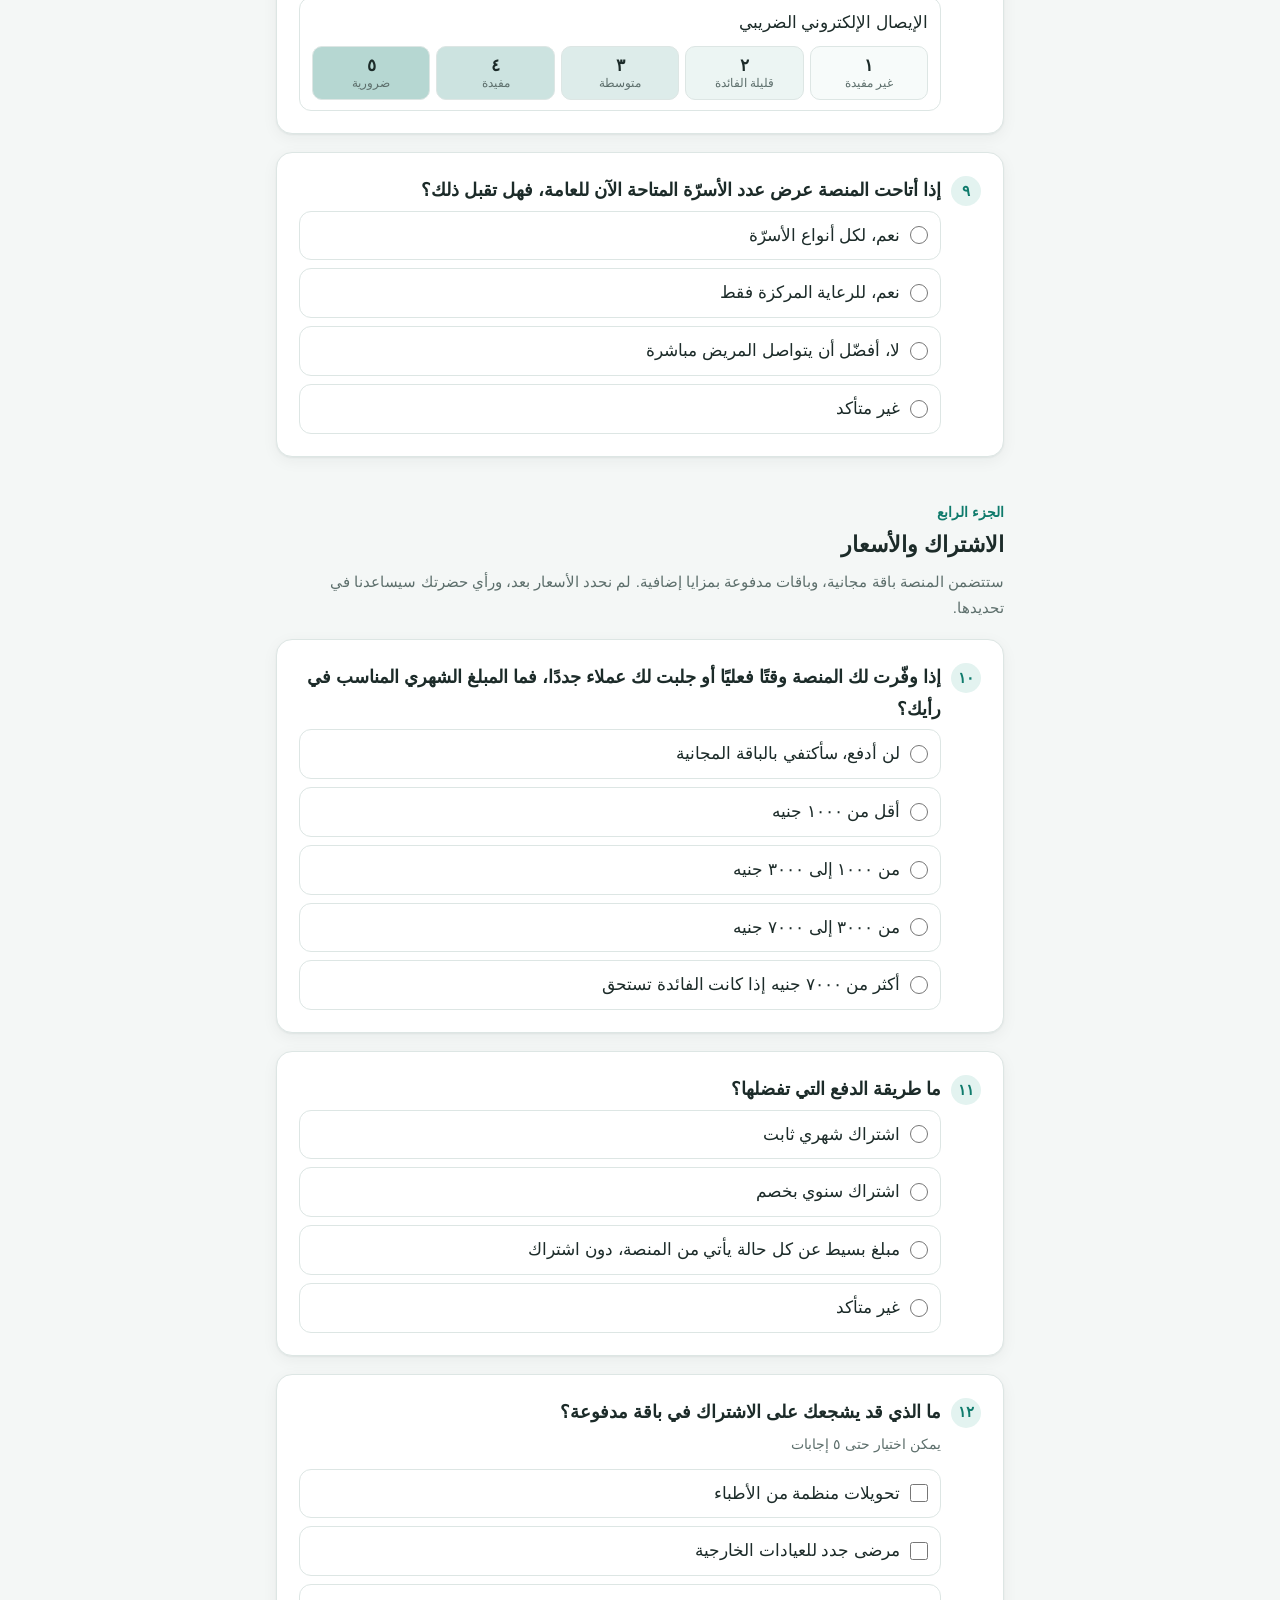
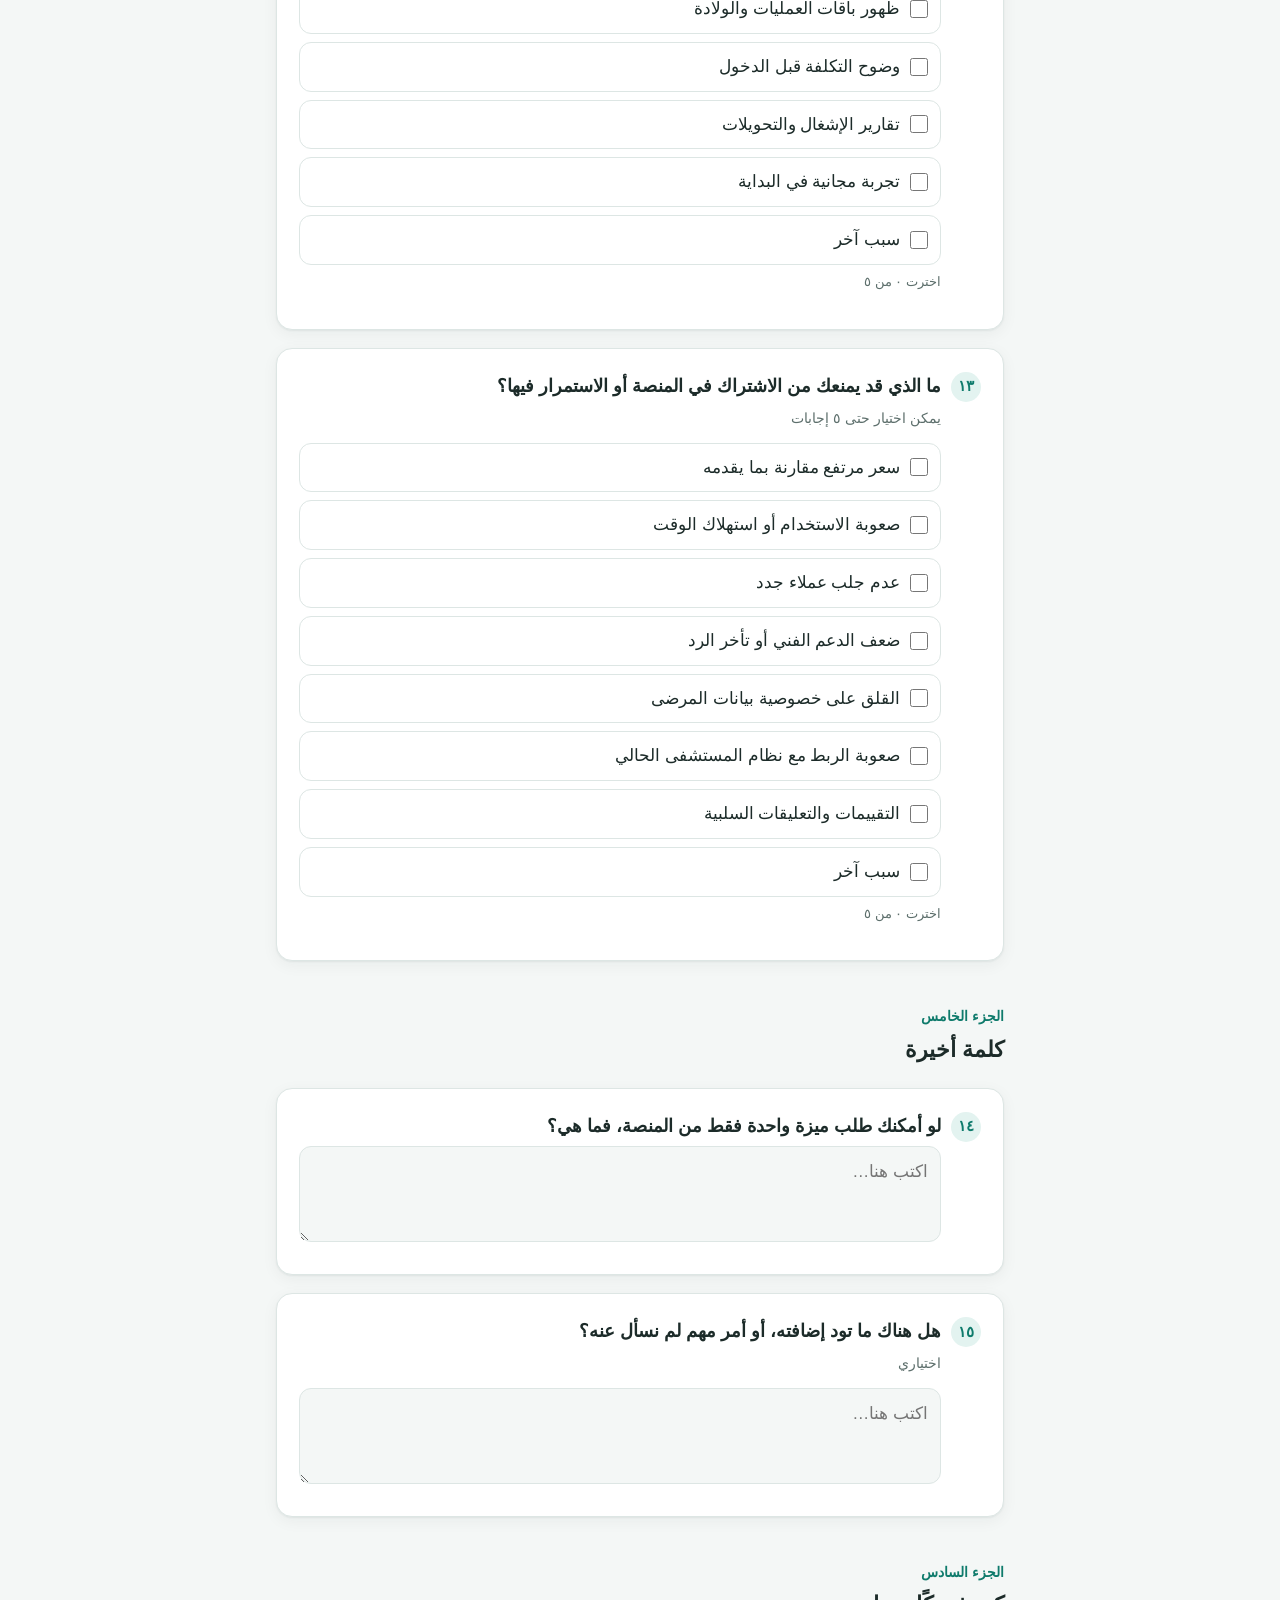
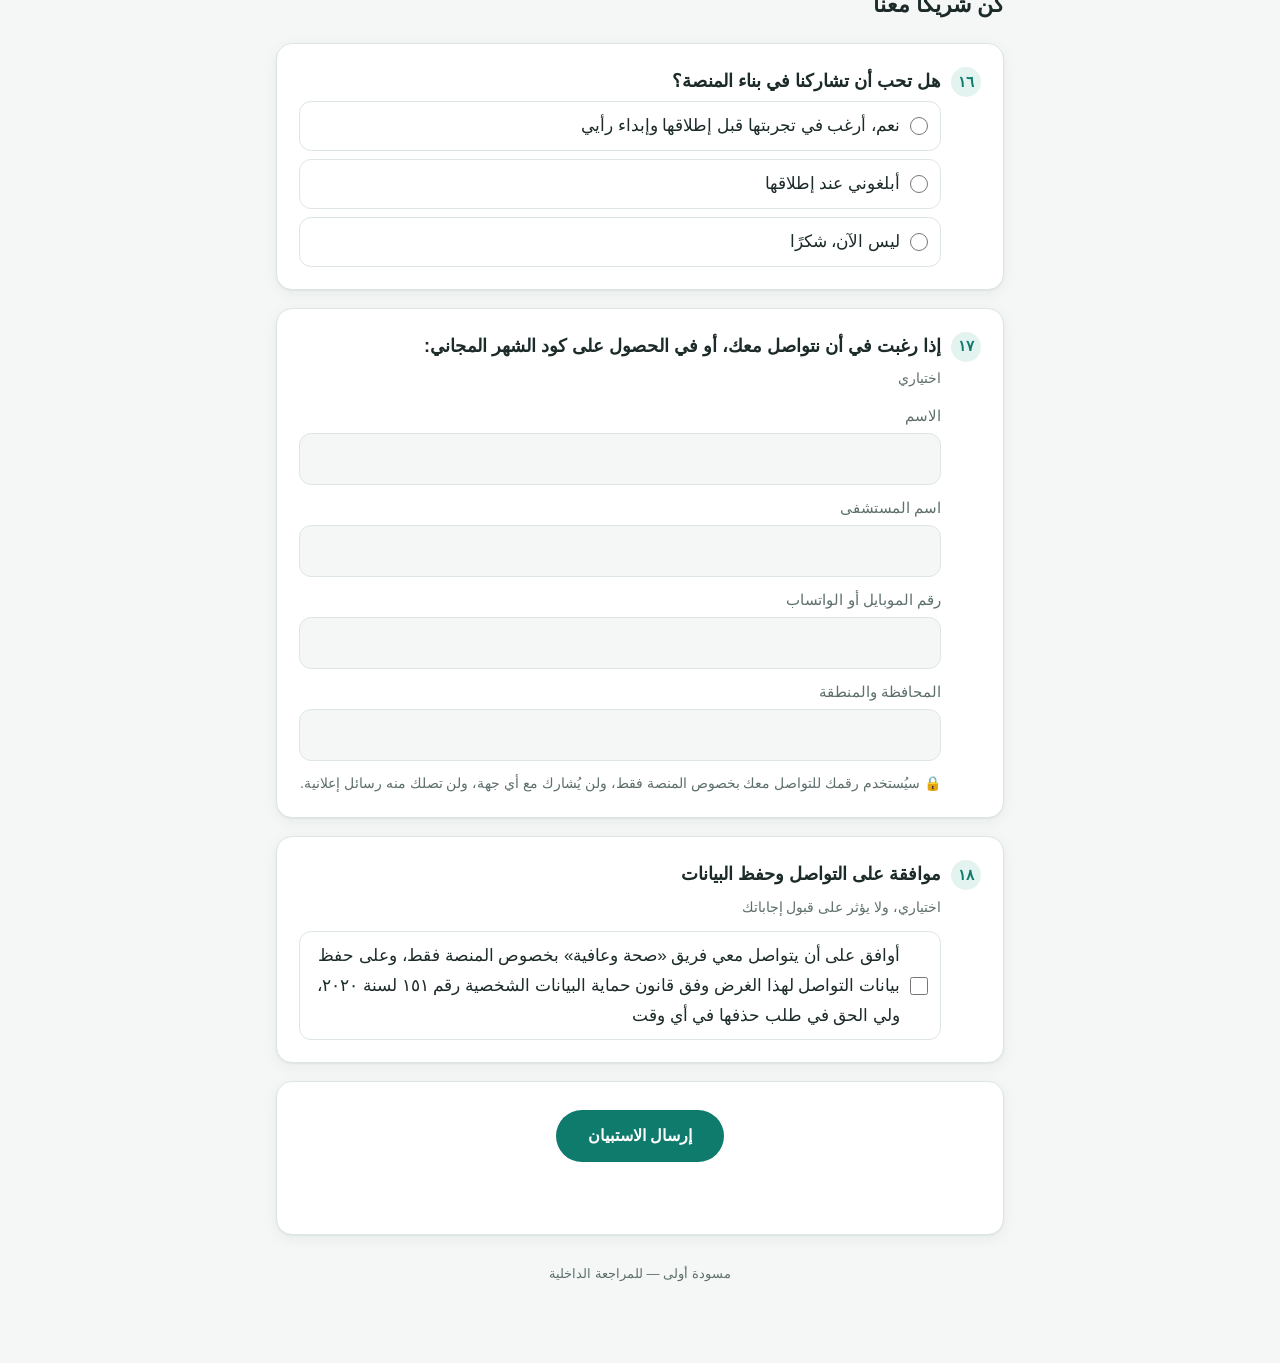
<file: hospital-survey.html>
<!doctype html>
<html lang="ar" dir="rtl">

<head>
  <meta charset="utf-8">
  <meta name="viewport" content="width=device-width, initial-scale=1">
  <title>استبيان المستشفيات</title>
  <link rel="stylesheet" href="survey.css">
</head>

<body>

  <div class="bar">
    <div class="bar-in">
      <div class="progress" aria-hidden="true"><i id="pbar"></i></div>
      <span class="pct" id="pct">٠٪</span>
    </div>
  </div>

  <main class="wrap">
    <header class="hero">
      <span class="brand">
        <svg viewBox="0 0 24 24" fill="none" stroke="currentColor" stroke-width="2" stroke-linecap="round"
          stroke-linejoin="round">
          <path d="M12 21s-7-4.4-9.3-9A5.2 5.2 0 0 1 12 6.5 5.2 5.2 0 0 1 21.3 12C19 16.6 12 21 12 21z" />
          <path d="M8 12h2.5l1.5-2.5 2 5 1.5-2.5H17" />
        </svg>
        صحة وعافية
      </span>
      <h1>رأي حضرتك يصنع الفرق</h1>
      <ul class="meta">
        <li>من ٦ إلى ٧ دقائق</li>
        <li>١٨ سؤالًا</li>
        <li>الاسم اختياري</li>
      </ul>
    </header>

    <section class="card intro">
      <p>أهلًا بحضرتك،</p>
      <p>نحن فريق «صحة وعافية»، منصة مصرية تربط المستشفى بالأطباء والمعامل والصيدليات والمرضى في مكان واحد: التحويل يصل
        بملف المريض، والتكلفة واضحة قبل الدخول، والعيادات الخارجية تُحجز أونلاين.</p>
      <p><b>لماذا نسأل حضرتك؟</b> لأن حضرتك الأدرى بتفاصيل العمل في المستشفى، من التحويل والدخول إلى الخروج والفاتورة.
        لا نريد أن نبني المنصة وفق تصوراتنا فقط، بل وفق الاحتياجات الفعلية لأصحاب المهنة. وسيساعدنا رأيك في تحديد ما
        نبدأ به، وما نؤجله، وما لا حاجة إليه.</p>
      <div class="gift">🎁 عند إكمال الاستبيان وترك رقمك في النهاية، <b>سيصلك كود شهر مجاني</b> عند إطلاق المنصة.</div>
      <div class="privacy">
        <svg viewBox="0 0 24 24" fill="none" stroke="currentColor" stroke-width="2" stroke-linecap="round"
          stroke-linejoin="round">
          <rect x="4" y="10" width="16" height="11" rx="2" />
          <path d="M8 10V7a4 4 0 0 1 8 0v3" />
        </svg>
        <span>تُستخدم إجاباتك لتطوير المنصة فقط، وتُعامل بسرية تامة وتُحلَّل مجمّعةً، ولن تُشارك مع أي جهة خارج فريقنا،
          وذلك وفق قانون حماية البيانات الشخصية رقم ١٥١ لسنة ٢٠٢٠. وبيانات التواصل (إن تركتها) تُحفظ بشكل منفصل عن
          إجاباتك، ولا نستخدمها إلا بموافقتك الصريحة. لن نسألك عن أي بيانات خاصة بالمرضى، ولا عن إيرادات
          المستشفى.</span>
      </div>
      <div class="iv iv-guide">
        <b>لمن يُجري المقابلة</b>
        <ul>
          <li>هدفنا الاستماع لا البيع. اترك المسؤول يتحدث، ولا تقاطعه.</li>
          <li>إذا سأل عن السعر أو موعد الإطلاق: «لم نحدد بعد، ورأي حضرتك سيساعدنا في تحديده». لا تذكر أي رقم أو تاريخ.
          </li>
          <li>إذا سأل عن ميزة ما زالت فكرة، وضّح بصراحة أنها قيد الدراسة، وأن رأيه سيؤثر في قرار تنفيذها.</li>
          <li>لا تسأل عن الإيرادات أو الأرباح، ولا تكتب أي اسم مريض أو معلومة عن حالة.</li>
          <li>الصناديق البنفسجية أسئلة إضافية للمقابلة فقط، ولا تظهر لمن يملأ الاستبيان بنفسه.</li>
        </ul>
      </div>
    </section>

    <section class="card how" aria-label="طريقة التقييم">
      <p class="how-title">في أسئلة التقييم، اختر رقمًا من ١ إلى ٥:</p>
      <div class="how-strip" id="howStrip"></div>
      <div class="how-arrow"><span>١ = غير مفيدة إطلاقًا</span><span>٥ = ضرورية ولا غنى عنها</span></div>
    </section>

    <form id="survey" autocomplete="off" onsubmit="return false"></form>

        <section class="card submit-wrap" id="submitWrap">
      <button class="submit-btn" id="submitBtn" type="button">إرسال الاستبيان</button>
      <p class="submit-status" id="submitStatus"></p>
    </section>

    <section class="card thanks" id="thanksBox" hidden>
      <h2>شكرًا جزيلًا 🌿</h2>
      <p>رأي حضرتك سيُحدث فرقًا حقيقيًا فيما نبنيه.</p>
    </section>

    <p class="draft">مسودة أولى — للمراجعة الداخلية</p>
  </main>

  <script>
    const LEVELS = ["غير مفيدة", "قليلة الفائدة", "متوسطة", "مفيدة", "ضرورية"];
    const TINT = [0.03, 0.08, 0.14, 0.21, 0.3];
    const PICK5 = "يمكن اختيار حتى ٥ إجابات";

    const SECTIONS = [
      {
        "title": "طبيعة عملك الحالية",
        "questions": [
          {
            "id": "role",
            "type": "single",
            "text": "ما صفتك في المستشفى؟",
            "options": [
              "مدير المستشفى",
              "مدير إداري",
              "مدير طبي",
              "مسؤول الاستقبال والدخول",
              "مسؤول التسويق أو التعاقدات"
            ],
            "other": "صفة أخرى"
          },
          {
            "id": "beds",
            "type": "single",
            "cols": true,
            "text": "كم سريرًا في المستشفى تقريبًا؟",
            "options": [
              "أقل من ٣٠",
              "من ٣٠ إلى ١٠٠",
              "من ١٠٠ إلى ٢٥٠",
              "أكثر من ٢٥٠"
            ]
          },
          {
            "id": "services",
            "type": "multi",
            "cols": true,
            "text": "ما الخدمات الأساسية في المستشفى؟",
            "hint": "يمكن اختيار أكثر من إجابة",
            "options": [
              "طوارئ",
              "رعاية مركزة",
              "عمليات",
              "ولادة",
              "عيادات خارجية",
              "حضانات",
              "غسيل كلوي"
            ],
            "other": "خدمة أخرى"
          },
          {
            "id": "channels",
            "type": "multi",
            "text": "من أين يأتي أغلب المرضى؟",
            "hint": "يمكن اختيار أكثر من إجابة",
            "options": [
              "تحويل من أطباء",
              "العيادات الخارجية",
              "الطوارئ",
              "شركات التأمين والتعاقدات",
              "الإعلانات ووسائل التواصل"
            ],
            "other": "مصدر آخر"
          },
          {
            "id": "pains",
            "type": "multi",
            "max": 5,
            "text": "ما أكثر الأمور التي تعطّل عملك اليومي أو تسبب لك إزعاجًا؟",
            "hint": "يمكن اختيار حتى ٥ إجابات",
            "options": [
              "متابعة التحويلات من الأطباء",
              "الاستفسارات عن الأسعار والأسرّة المتاحة",
              "تقدير التكلفة قبل الدخول والخلاف على الفاتورة",
              "موافقات التأمين",
              "حجز العيادات الخارجية والزحام",
              "متابعة المريض بعد الخروج",
              "التنسيق مع الأطباء المتعاونين",
              "إدارة إشغال الأسرّة"
            ],
            "other": "أمر آخر",
            "interview": "«هل تتذكر آخر مرة حدث فيها ذلك؟ وكيف تصرفت حضرتك؟»"
          },
          {
            "id": "apps",
            "type": "open",
            "text": "هل تستخدم أي برنامج أو تطبيق في المستشفى؟",
            "hint": "اذكر اسمه، وما يعجبك فيه، وما لا يعجبك"
          }
        ]
      },
      {
        "title": "مزايا جاهزة في المنصة",
        "tag": [
          "now",
          "جاهزة"
        ],
        "lead": "هذه المزايا تم بناؤها بالفعل، وستكون متاحة عند إطلاق المنصة. والمزايا المميزة بعلامة «تعمل عند الإطلاق» في مرحلة التجهيز الأخيرة. ورأي حضرتك يساعدنا في ترتيب الأولويات.",
        "questions": [
          {
            "id": "existing",
            "type": "matrix",
            "text": "ما مدى فائدة كل ميزة منها في عملك؟",
            "rows": [
              "إدارة الأقسام والأسرّة بأنواعها (عادي، ورعاية مركزة، وخاص، وكبار الزوار) وحالتها وسعر الليلة",
              "تسجيل الدخول برقم موبايل المريض، والنقل بين الأسرّة، وتغيير الطبيب المعالج، والخروج بملخص مكتوب",
              "فاتورة تقديرية (الباقة، وعدد الليالي، والإضافات) يراها المريض، وفاتورة نهائية تُحفظ عند الخروج ولا تتغير",
              "استقبال التحويلات من الأطباء: قبول أو اعتذار بسبب يصل للطبيب والمريض، مع إحصائيات التحويلات",
              "العيادات الخارجية: حجز المرضى أونلاين بمواعيد كل عيادة وسعرها، دون حجز الطبيب مرتين في الوقت نفسه",
              "باقات العمليات والولادة بنطاق السعر وما تشمله، معروضة للعامة",
              "عرض أسعار الإقامة حسب نوع السرير، إذا رغبت المستشفى",
              "انضمام الأطباء والممرضين المتعاونين لحساب المستشفى بموافقتهم",
              "الدخول الطارئ لملف المريض للمستشفيات الموثقة، والموافقة في المكان برمز مربع",
              "تقارير إشغال الأسرّة ومتوسط مدة الإقامة، وحسابات للموظفين",
              "صفحة عامة باسمك تظهر في البحث وفي جوجل، وشارة «موثّق» بعد مراجعة ترخيصك",
              {
                "text": "التذكيرات والإشعارات للمرضى خارج التطبيق، على الواتساب أو برسالة نصية",
                "ready": true
              }
            ],
            "interview": "«أيٌّ منها لو رأيته يعمل أمامك سيشجعك على تجربة المنصة؟»"
          }
        ]
      },
      {
        "title": "أفكار نفكر فيها",
        "tag": [
          "idea",
          "فكرة"
        ],
        "lead": "هذه الأفكار غير متاحة بعد، وما زلنا ندرس تنفيذها. ورأي حضرتك سيساعدنا في اتخاذ القرار.",
        "questions": [
          {
            "id": "ideas",
            "type": "matrix",
            "text": "إذا تم تنفيذها، ما مدى فائدتها في عملك؟",
            "rows": [
              "رقم الطوارئ وزر الإسعاف في صفحة المستشفى",
              "حجز متابعة تلقائي بعد الخروج",
              "تقييم موثّق لا يكتبه إلا من خرج من المستشفى فعلًا",
              "رقم دور ووقت انتظار متوقع في العيادات الخارجية",
              "عرض سعر مكتوب ومفصّل قبل الدخول، ودفع مقدم الدخول إلكترونيًا",
              "قبول التأمين والموافقات الإلكترونية، وعرض الشركات المتعاقد معها في صفحة المستشفى",
              "صفحة عروض للولادة والعمليات",
              "الإيصال الإلكتروني الضريبي"
            ]
          },
          {
            "id": "beds_public",
            "type": "single",
            "text": "إذا أتاحت المنصة عرض عدد الأسرّة المتاحة الآن للعامة، فهل تقبل ذلك؟",
            "options": [
              "نعم، لكل أنواع الأسرّة",
              "نعم، للرعاية المركزة فقط",
              "لا، أفضّل أن يتواصل المريض مباشرة",
              "غير متأكد"
            ]
          }
        ]
      },
      {
        "title": "الاشتراك والأسعار",
        "lead": "ستتضمن المنصة باقة مجانية، وباقات مدفوعة بمزايا إضافية. لم نحدد الأسعار بعد، ورأي حضرتك سيساعدنا في تحديدها.",
        "questions": [
          {
            "id": "price",
            "type": "single",
            "text": "إذا وفّرت لك المنصة وقتًا فعليًا أو جلبت لك عملاء جددًا، فما المبلغ الشهري المناسب في رأيك؟",
            "options": [
              "لن أدفع، سأكتفي بالباقة المجانية",
              "أقل من ١٠٠٠ جنيه",
              "من ١٠٠٠ إلى ٣٠٠٠ جنيه",
              "من ٣٠٠٠ إلى ٧٠٠٠ جنيه",
              "أكثر من ٧٠٠٠ جنيه إذا كانت الفائدة تستحق"
            ]
          },
          {
            "id": "paymodel",
            "type": "single",
            "text": "ما طريقة الدفع التي تفضلها؟",
            "options": [
              "اشتراك شهري ثابت",
              "اشتراك سنوي بخصم",
              "مبلغ بسيط عن كل حالة يأتي من المنصة، دون اشتراك",
              "غير متأكد"
            ]
          },
          {
            "id": "join",
            "type": "multi",
            "max": 5,
            "text": "ما الذي قد يشجعك على الاشتراك في باقة مدفوعة؟",
            "hint": "يمكن اختيار حتى ٥ إجابات",
            "options": [
              "تحويلات منظمة من الأطباء",
              "مرضى جدد للعيادات الخارجية",
              "ظهور باقات العمليات والولادة",
              "وضوح التكلفة قبل الدخول",
              "تقارير الإشغال والتحويلات",
              "تجربة مجانية في البداية"
            ],
            "other": "سبب آخر"
          },
          {
            "id": "leave",
            "type": "multi",
            "max": 5,
            "text": "ما الذي قد يمنعك من الاشتراك في المنصة أو الاستمرار فيها؟",
            "hint": "يمكن اختيار حتى ٥ إجابات",
            "options": [
              "سعر مرتفع مقارنة بما يقدمه",
              "صعوبة الاستخدام أو استهلاك الوقت",
              "عدم جلب عملاء جدد",
              "ضعف الدعم الفني أو تأخر الرد",
              "القلق على خصوصية بيانات المرضى",
              "صعوبة الربط مع نظام المستشفى الحالي",
              "التقييمات والتعليقات السلبية"
            ],
            "other": "سبب آخر"
          }
        ]
      },
      {
        "title": "كلمة أخيرة",
        "questions": [
          {
            "id": "wish",
            "type": "open",
            "text": "لو أمكنك طلب ميزة واحدة فقط من المنصة، فما هي؟"
          },
          {
            "id": "extra",
            "type": "open",
            "optional": true,
            "text": "هل هناك ما تود إضافته، أو أمر مهم لم نسأل عنه؟",
            "hint": "اختياري"
          }
        ]
      },
      {
        "title": "كن شريكًا معنا",
        "questions": [
          {
            "id": "partner",
            "type": "single",
            "text": "هل تحب أن تشاركنا في بناء المنصة؟",
            "options": [
              "نعم، أرغب في تجربتها قبل إطلاقها وإبداء رأيي",
              "أبلغوني عند إطلاقها",
              "ليس الآن، شكرًا"
            ]
          },
          {
            "id": "contact",
            "type": "fields",
            "optional": true,
            "text": "إذا رغبت في أن نتواصل معك، أو في الحصول على كود الشهر المجاني:",
            "hint": "اختياري",
            "fields": [
              "الاسم",
              "اسم المستشفى",
              "رقم الموبايل أو الواتساب",
              "المحافظة والمنطقة"
            ],
            "note": "سيُستخدم رقمك للتواصل معك بخصوص المنصة فقط، ولن يُشارك مع أي جهة، ولن تصلك منه رسائل إعلانية."
          },
          {
            "id": "consent",
            "type": "multi",
            "optional": true,
            "text": "موافقة على التواصل وحفظ البيانات",
            "hint": "اختياري، ولا يؤثر على قبول إجاباتك",
            "options": [
              "أوافق على أن يتواصل معي فريق «صحة وعافية» بخصوص المنصة فقط، وعلى حفظ بيانات التواصل لهذا الغرض وفق قانون حماية البيانات الشخصية رقم ١٥١ لسنة ٢٠٢٠، ولي الحق في طلب حذفها في أي وقت"
            ]
          }
        ]
      }
    ];

    const ORD = ["الأول", "الثاني", "الثالث", "الرابع", "الخامس", "السادس", "السابع", "الثامن"];
    const AR = (n) => String(n).replace(/\d/g, (d) => "٠١٢٣٤٥٦٧٨٩"[d]);
    const el = (tag, attrs = {}, ...kids) => {
      const e = document.createElement(tag);
      for (const [k, v] of Object.entries(attrs)) {
        if (k === "class") e.className = v; else if (k === "text") e.textContent = v; else e.setAttribute(k, v);
      }
      for (const k of kids) if (k) e.append(k);
      return e;
    };

    // Legend strip at the top
    const strip = document.getElementById("howStrip");
    LEVELS.forEach((w, i) => {
      const d = el("div", {}, el("b", { text: AR(i + 1) }), el("span", { text: w }));
      d.style.background = `rgba(var(--brand-rgb), ${TINT[i] + 0.04})`;
      strip.append(d);
    });

    const form = document.getElementById("survey");

    function option(type, name, value) {
      return el("label", { class: "opt" }, el("input", { type, name, value }), el("span", { text: value }));
    }
    function scale(name) {
      const s = el("div", { class: "scale", role: "radiogroup" });
      LEVELS.forEach((w, i) => {
        const span = el("span", {}, el("b", { text: AR(i + 1) }), el("small", { text: w }));
        span.style.setProperty("--t", TINT[i]);
        s.append(el("label", {}, el("input", { type: "radio", name, value: i + 1, "aria-label": AR(i + 1) + " — " + w }), span));
      });
      return s;
    }

    let secIndex = 0;
    SECTIONS.forEach((sec) => {
      const box = el("div", { class: "sec" + (sec.theme ? " " + sec.theme : "") + (sec.showIf ? " cond" : "") });
      if (sec.showIf) { box.dataset.ifQ = sec.showIf[0]; box.dataset.ifV = sec.showIf[1]; }
      const head = el("div", { class: "sec-head" },
        el("span", { class: "sec-num", text: sec.label || "الجزء " + ORD[secIndex++] }));
      const h2 = el("h2", { text: sec.title });
      if (sec.tag) h2.append(el("span", { class: "tag " + sec.tag[0], text: sec.tag[1] }));
      head.append(h2);
      box.append(head);
      if (sec.lead) box.append(el("p", { class: "sec-lead", text: sec.lead }));
      if (sec.leadBox) box.append(el("div", { class: "sec-lead-box", text: sec.leadBox }));

      for (const q of sec.questions) {
        const card = el("section", { class: "card q", id: "q-" + q.id });
        if (q.optional) card.dataset.optional = "1";
        card.append(el("p", { class: "q-title" }, el("span", { class: "q-n" }), el("span", { text: q.text })));
        if (q.desc) card.append(el("p", { class: "q-desc", text: q.desc }));
        if (q.hint) card.append(el("p", { class: "q-hint", text: q.hint }));

        const body = el("div", { class: "q-body" });
        if (q.type === "single" || q.type === "multi") {
          const type = q.type === "single" ? "radio" : "checkbox";
          const opts = el("div", { class: "opts" + (q.cols ? " cols" : "") });
          q.options.forEach((o) => opts.append(option(type, q.id, o)));
          if (q.other) opts.append(option(type, q.id, q.other));
          body.append(opts);
          if (q.other) body.append(el("input", { type: "text", class: "other-in", placeholder: "اكتب هنا…", "aria-label": q.other, hidden: "" }));
          if (q.max) { card.dataset.max = q.max; body.append(el("p", { class: "count" })); }
        } else if (q.type === "matrix") {
          const rows = el("div", { class: "rows" });
          q.rows.forEach((r, i) => {
            const p = el("p", { class: "row-text", text: typeof r === "string" ? r : r.text });
            if (r.ready) p.append(el("span", { class: "tag ready", text: "تعمل عند الإطلاق" }));
            rows.append(el("div", { class: "row" }, p, scale(q.id + "-" + i)));
          });
          body.append(rows);
        } else if (q.type === "scale") {
          body.append(scale(q.id));
        } else if (q.type === "open") {
          body.append(el("textarea", { name: q.id, placeholder: "اكتب هنا…", "aria-label": q.text }));
        } else if (q.type === "fields") {
          q.fields.forEach((f, i) => body.append(el("div", { class: "field" }, el("label", { for: q.id + i, text: f }), el("input", { type: "text", id: q.id + i, name: q.id + i }))));
        }
        if (q.note) body.append(el("p", { class: "note-line", text: "🔒 " + q.note }));
        card.append(body);
        if (q.interview) card.append(el("div", { class: "iv" }, el("b", { text: "سؤال إضافي للمقابلة" }), el("span", { text: q.interview })));
        box.append(card);
      }
      form.append(box);
    });

    function answered(card) {
      const rows = card.querySelectorAll(".row");
      if (rows.length) {
        let all = true;
        rows.forEach((r) => { const ok = !!r.querySelector("input:checked"); r.classList.toggle("done", ok); if (!ok) all = false; });
        return all;
      }
      if (card.querySelector("input:checked")) return true;
      return [...card.querySelectorAll("textarea, input[type=text]")].some((t) => t.value.trim());
    }
    const shown = (c) => { const k = c.closest(".cond"); return !k || k.classList.contains("show"); };

    function update() {
      document.querySelectorAll(".sec.cond").forEach((s) => {
        const v = form.querySelector(`input[name="${s.dataset.ifQ}"]:checked`)?.value;
        s.classList.toggle("show", v === s.dataset.ifV);
      });
      document.querySelectorAll(".q").forEach((c) => {
        const other = c.querySelector(".other-in");
        if (other) { const opts = c.querySelectorAll(".opt input"); other.hidden = !opts[opts.length - 1].checked; }
        const max = +c.dataset.max;
        if (max) {
          const boxes = [...c.querySelectorAll(".opt input")];
          const n = boxes.filter((b) => b.checked).length;
          boxes.forEach((b) => { b.disabled = n >= max && !b.checked; b.parentElement.classList.toggle("disabled", b.disabled); });
          c.querySelector(".count").textContent = `اخترت ${AR(n)} من ${AR(max)}`;
        }
      });
      const visible = [...document.querySelectorAll(".q")].filter(shown);
      visible.forEach((c, i) => { c.querySelector(".q-n").textContent = AR(i + 1); });
      const counted = visible.filter((c) => !c.dataset.optional);
      let done = 0;
      visible.forEach((c) => { const ok = answered(c); c.classList.toggle("done", ok); if (ok && !c.dataset.optional) done++; });
      const pct = Math.round((done / counted.length) * 100);
      document.getElementById("pbar").style.width = pct + "%";
      document.getElementById("pct").textContent = AR(pct) + "٪";
    }
    form.addEventListener("input", update);
    form.addEventListener("change", update);
    update();

    const ivBtn = document.getElementById("ivBtn");
    if (ivBtn) ivBtn.addEventListener("click", () => ivBtn.setAttribute("aria-pressed", document.body.classList.toggle("interview")));
    const printBtn = document.getElementById("printBtn");
    if (printBtn) printBtn.addEventListener("click", () => window.print());
  </script>
  <script src="survey-handler.js"></script>
</body>

</html>
</file>
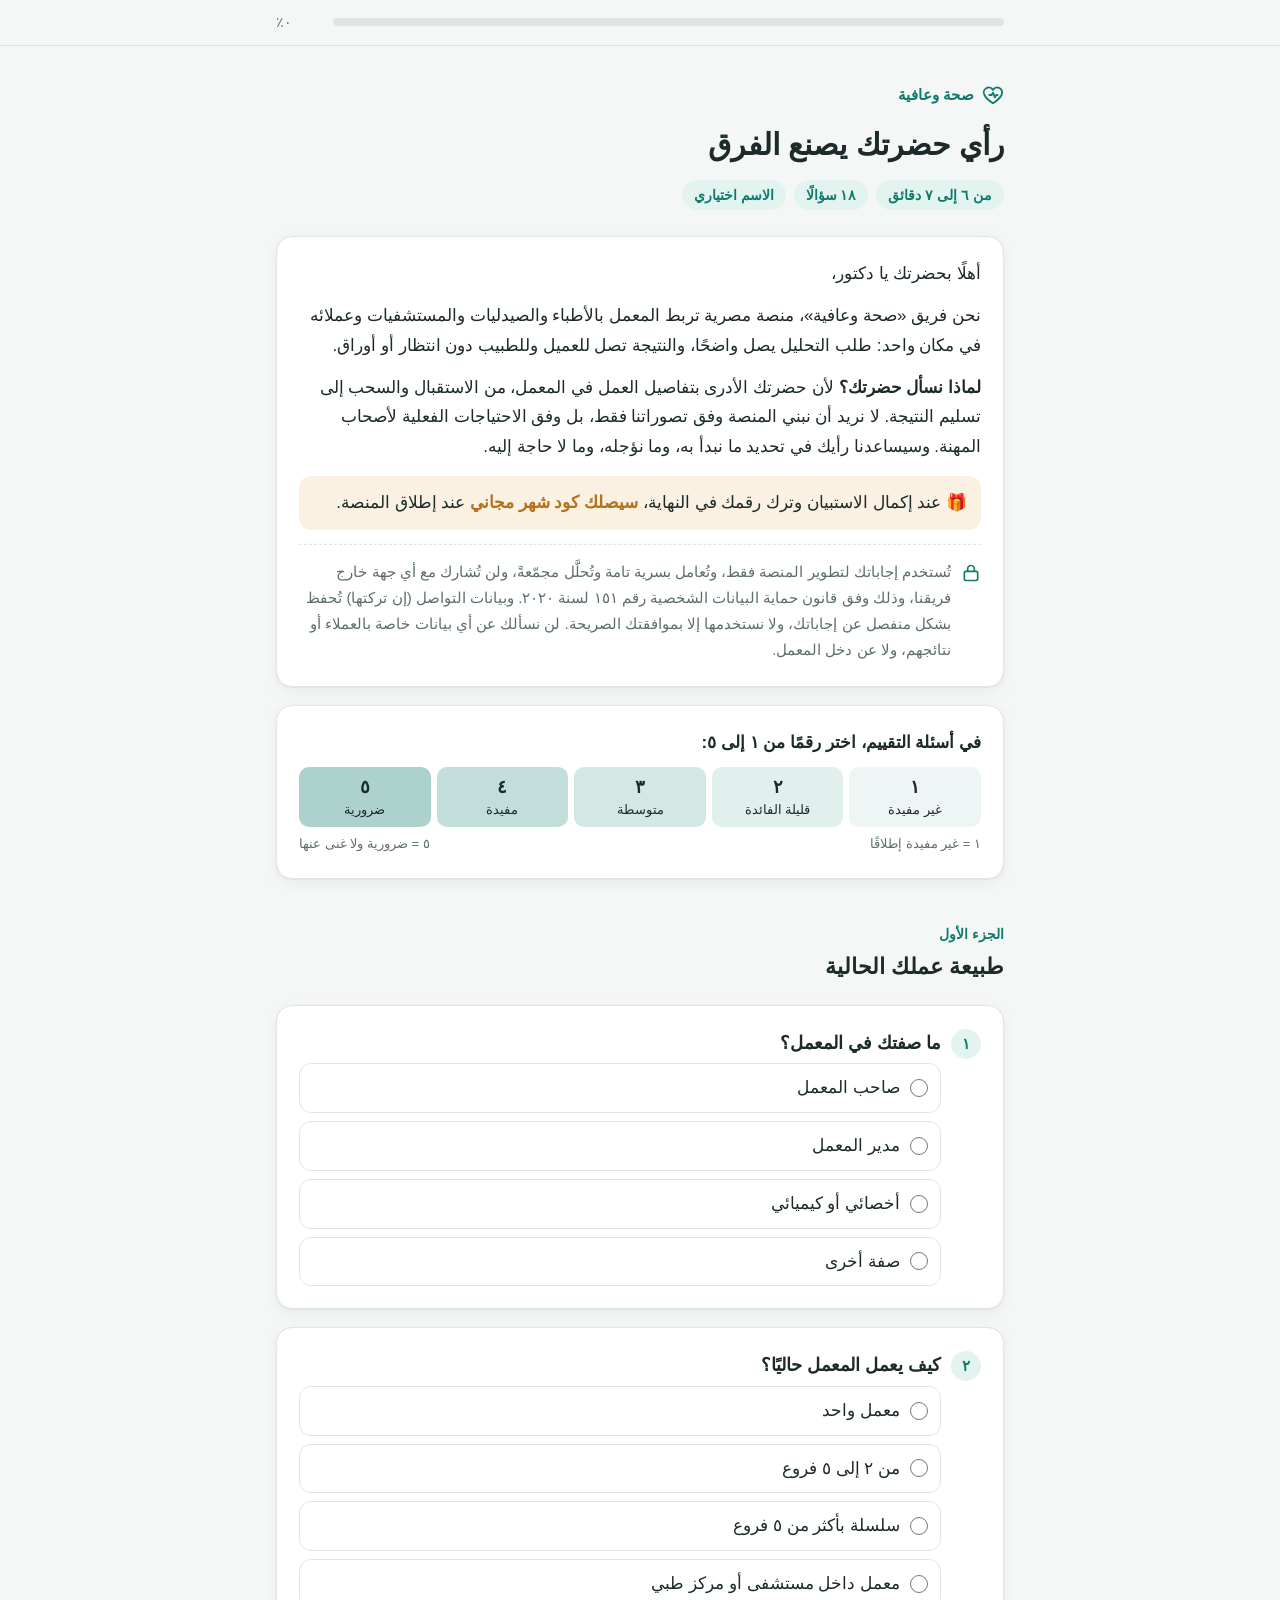
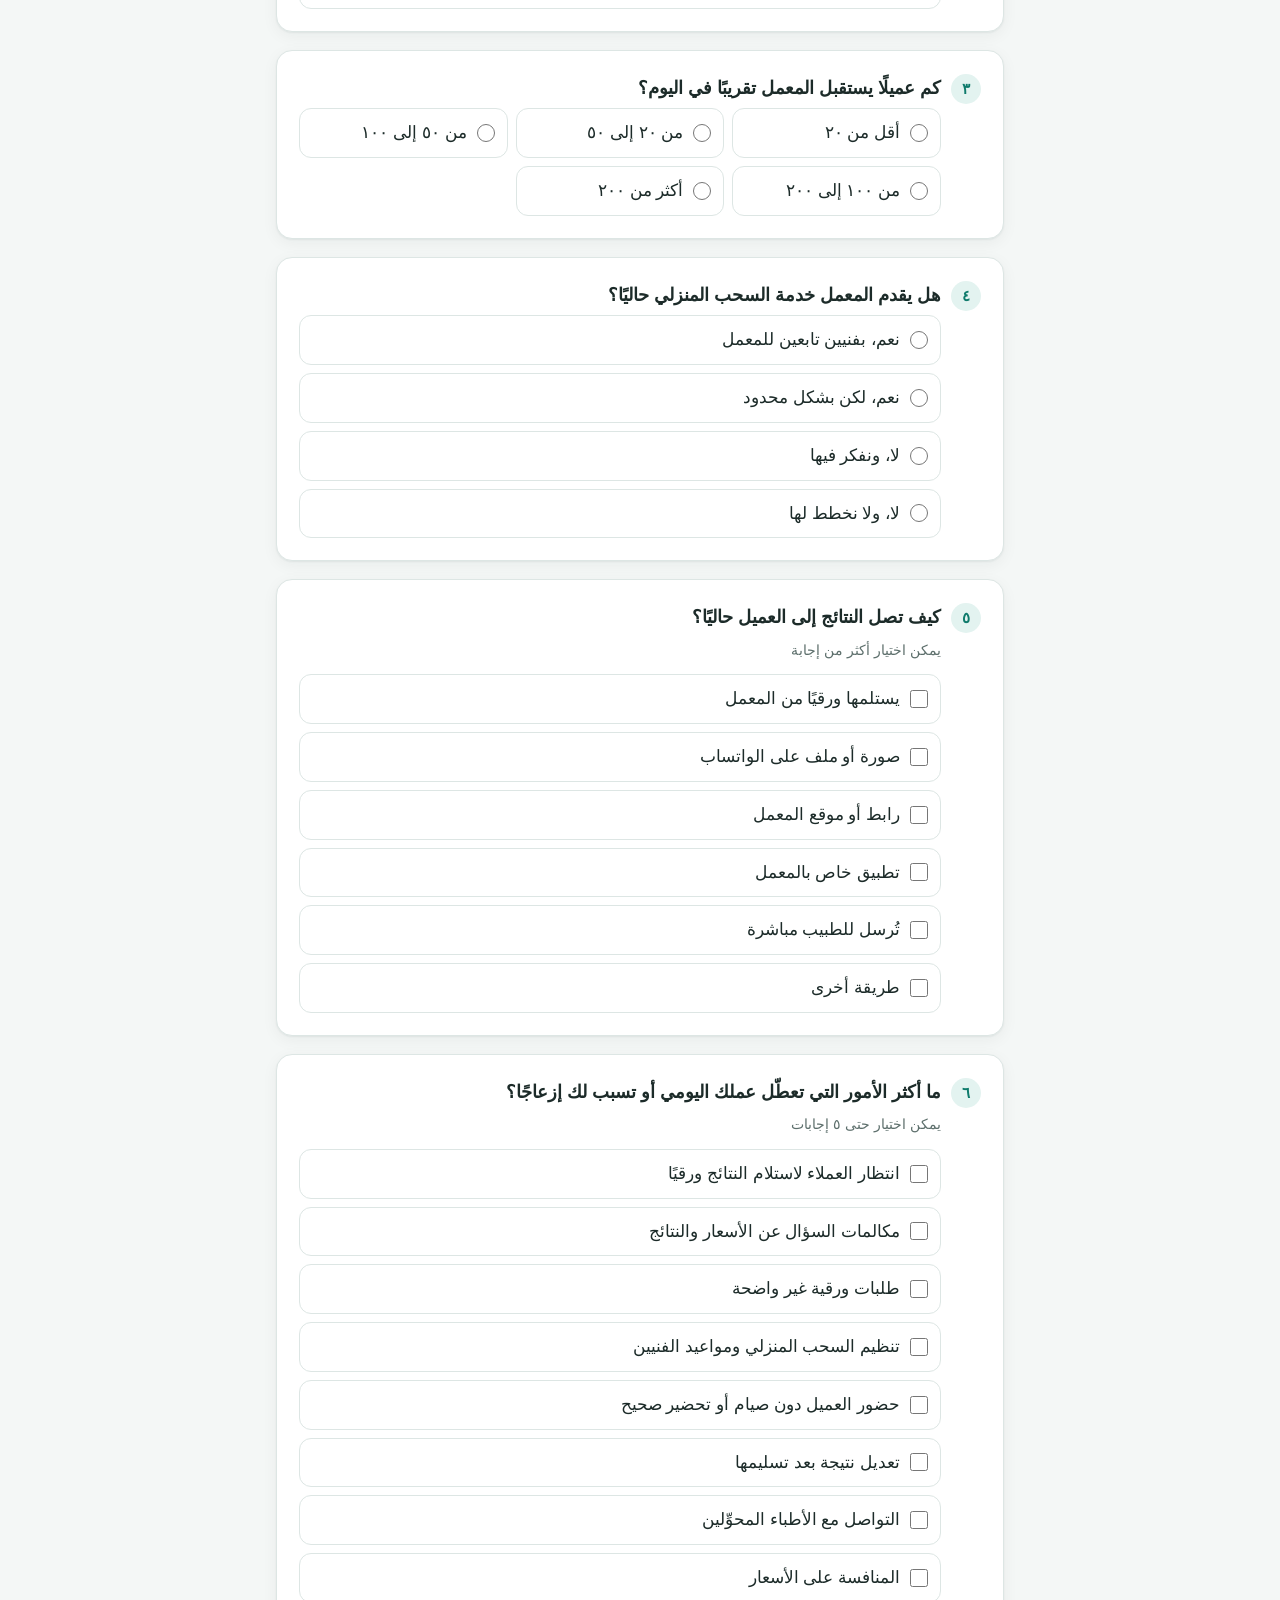
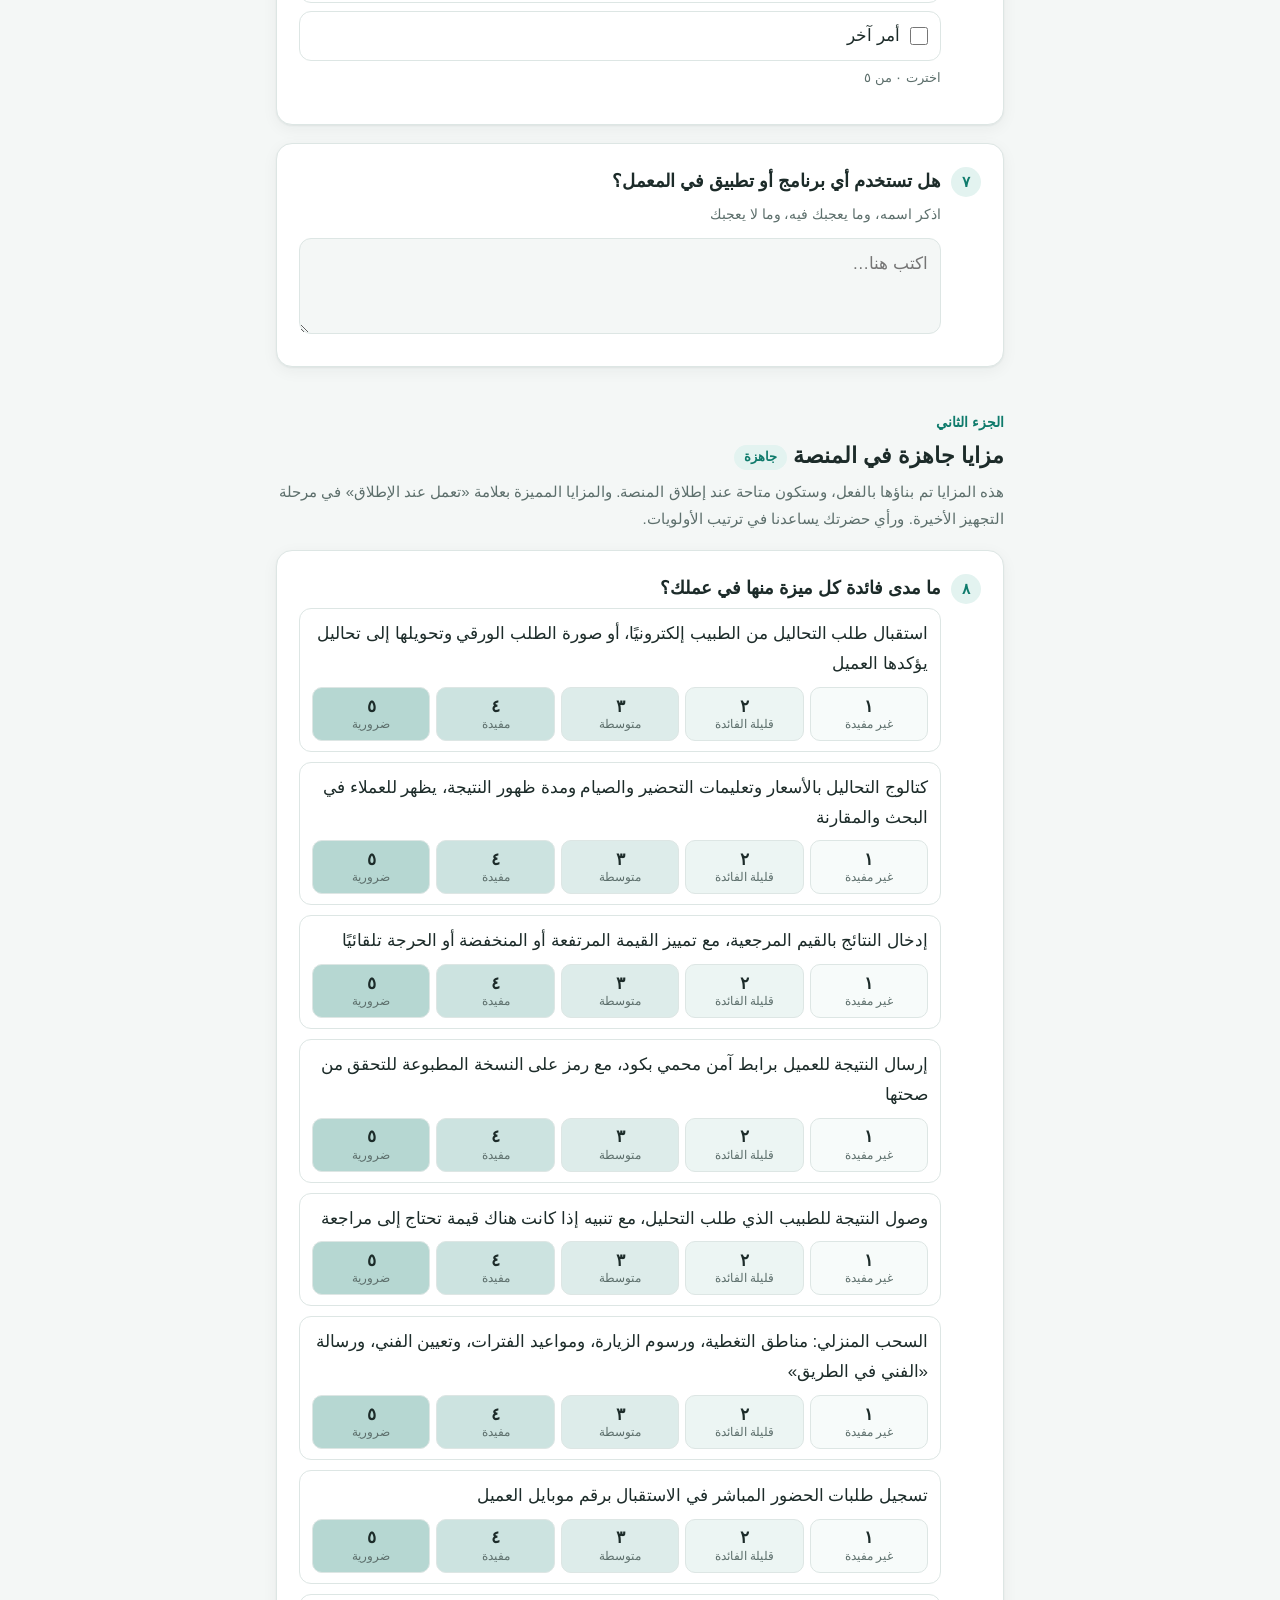
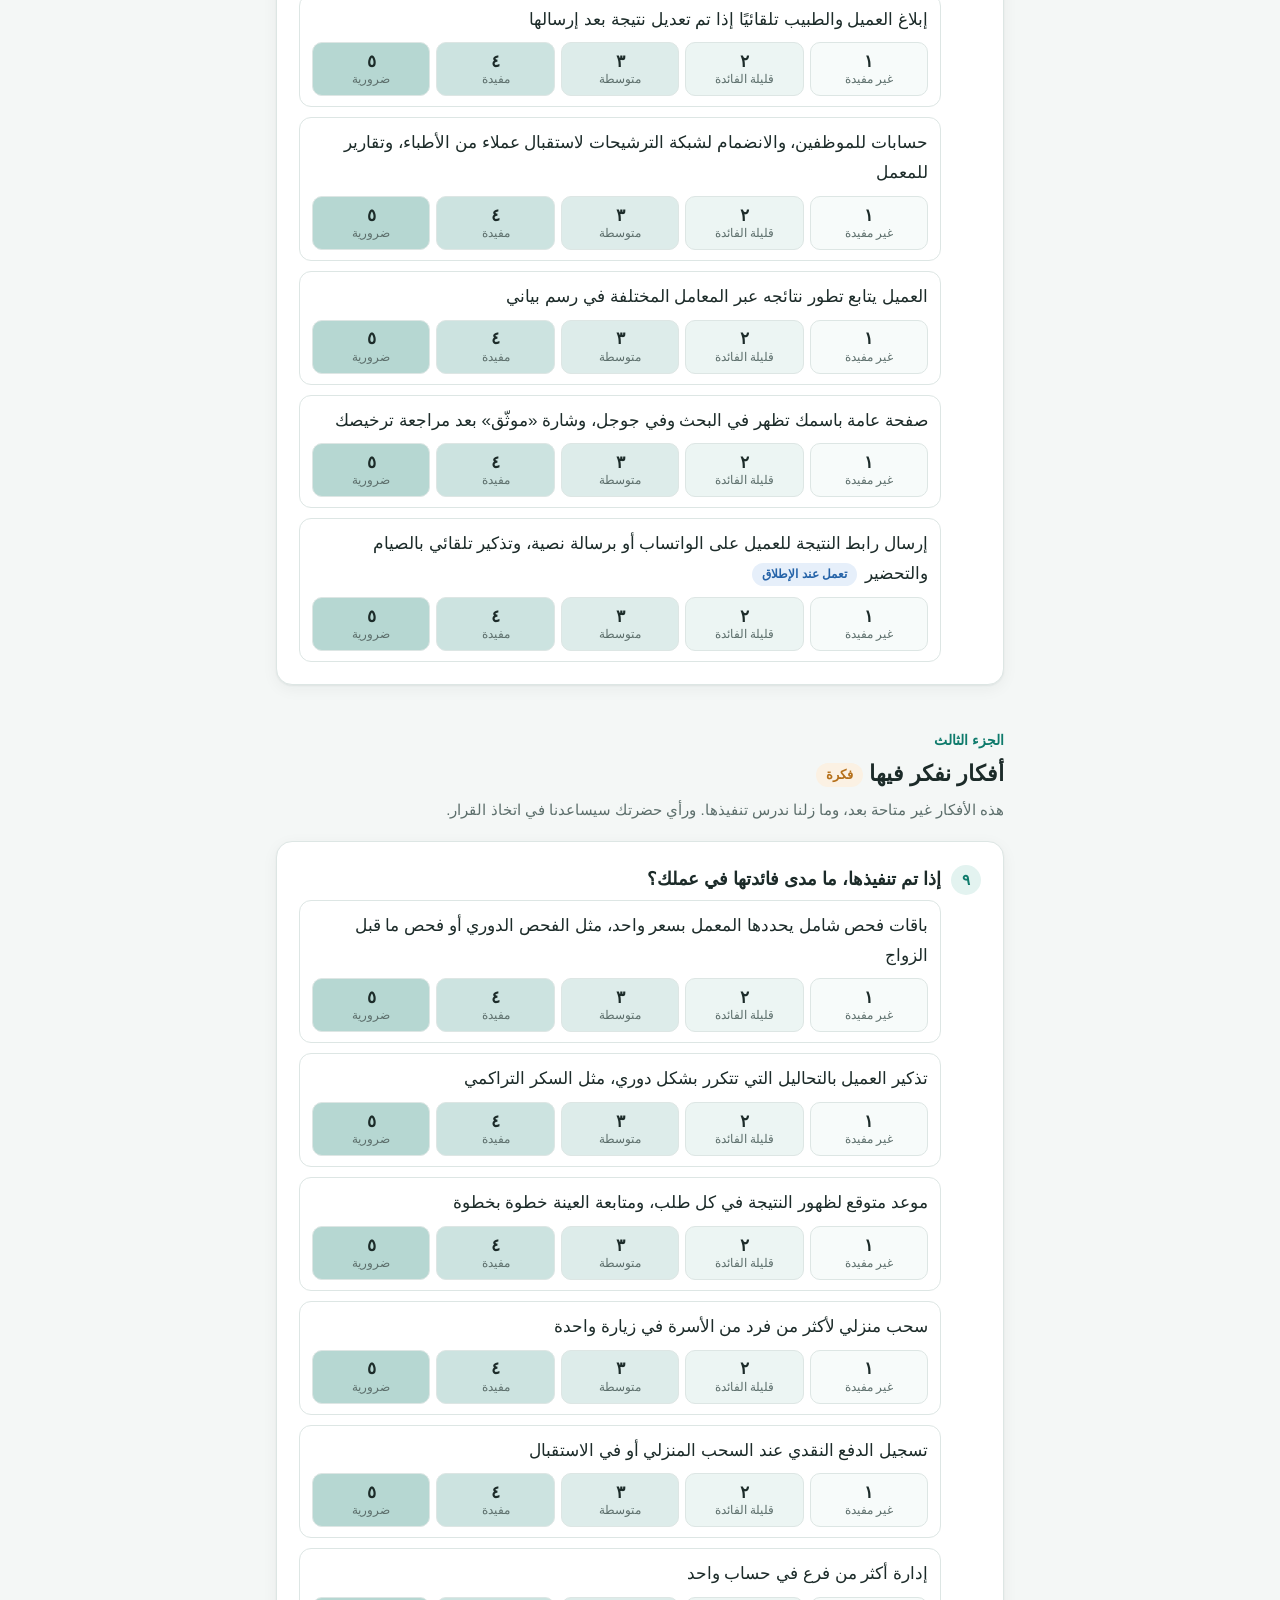
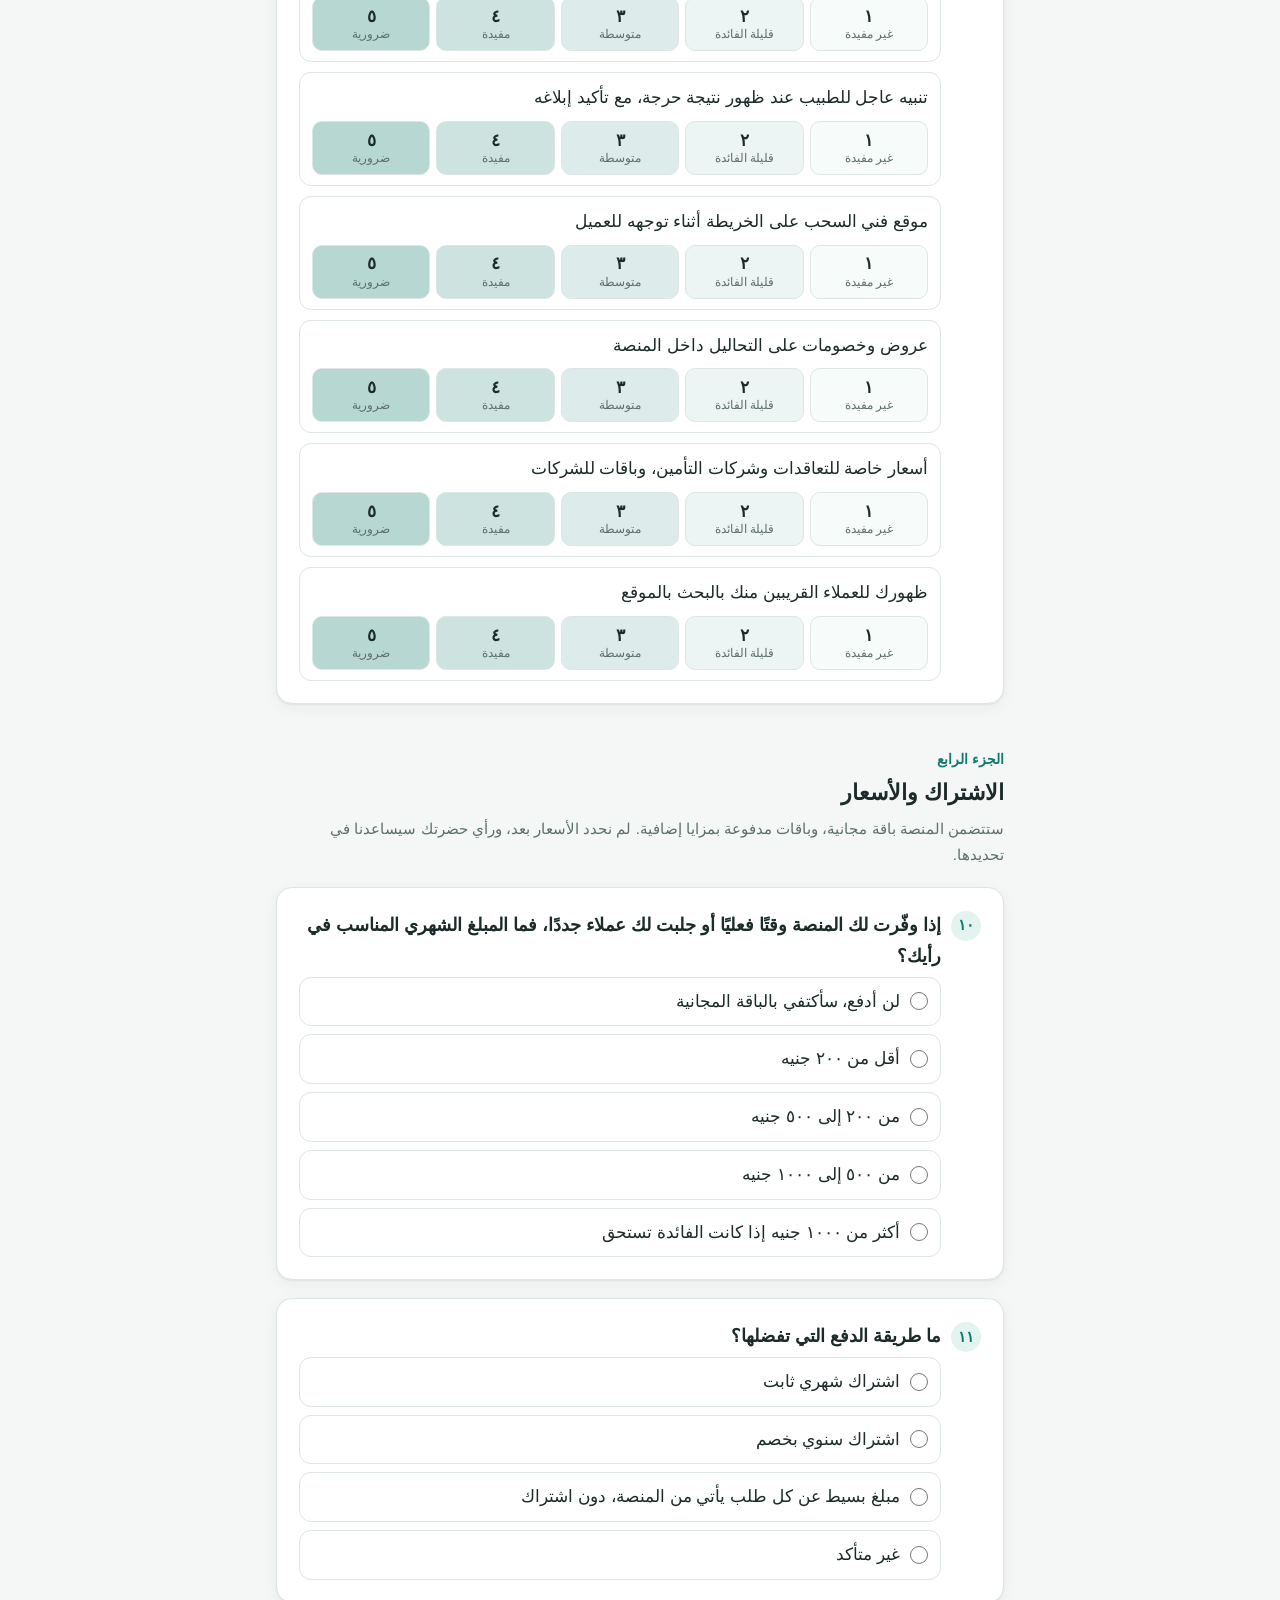
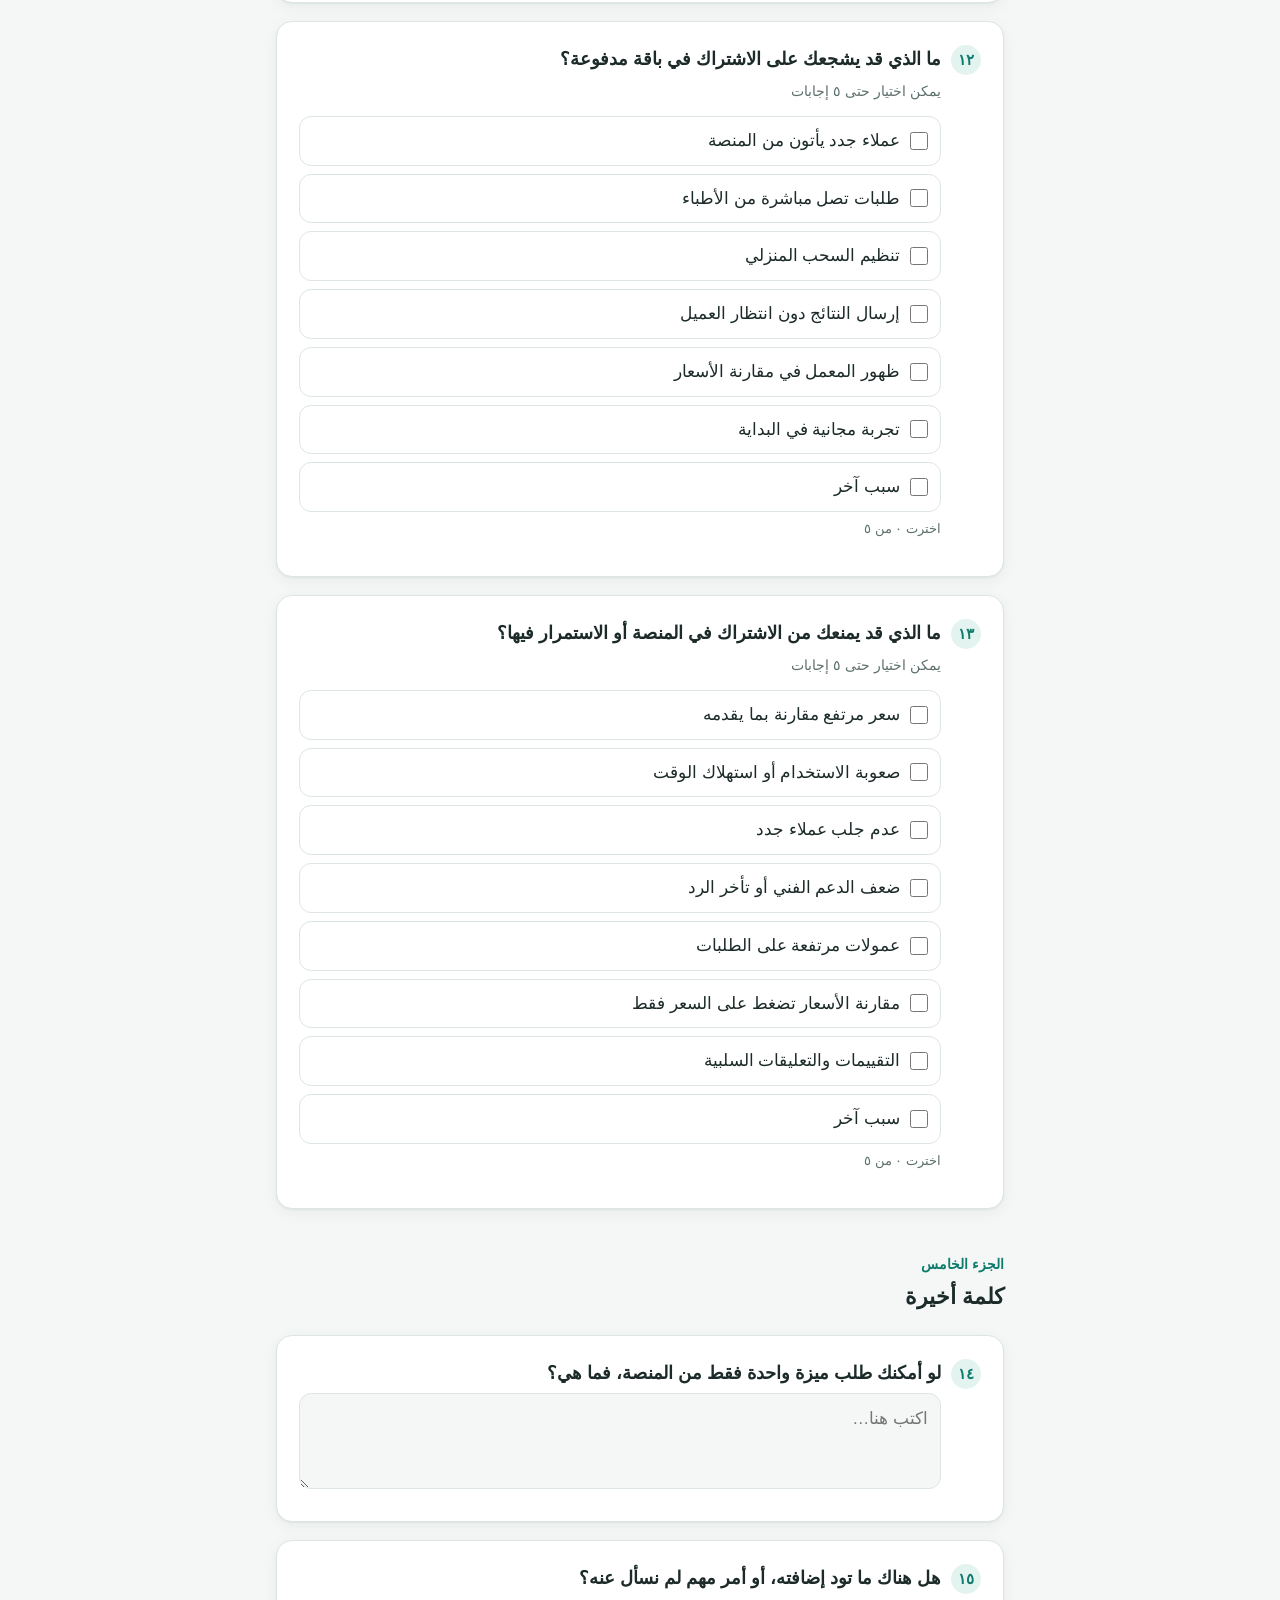
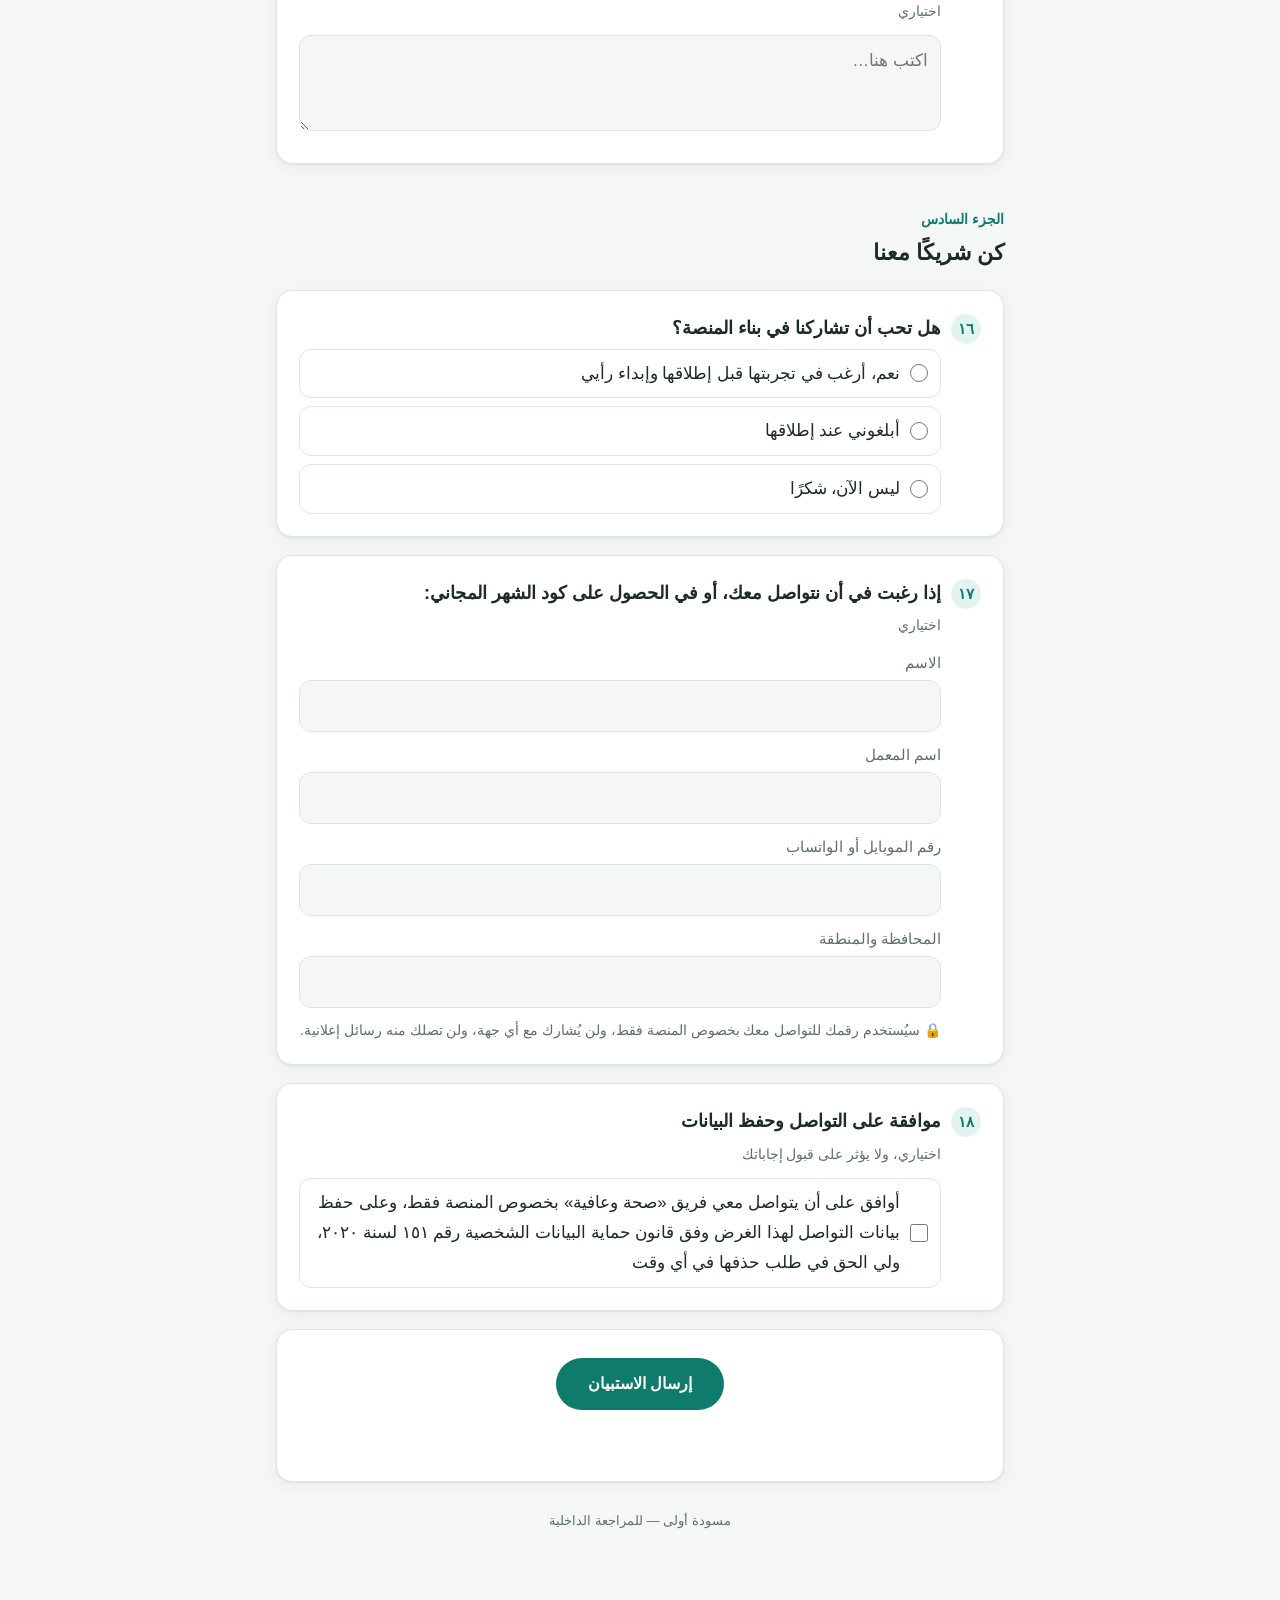
<file: lab-survey.html>
<!doctype html>
<html lang="ar" dir="rtl">

<head>
  <meta charset="utf-8">
  <meta name="viewport" content="width=device-width, initial-scale=1">
  <title>استبيان معامل التحاليل</title>
  <link rel="stylesheet" href="survey.css">
</head>

<body>

  <div class="bar">
    <div class="bar-in">
      <div class="progress" aria-hidden="true"><i id="pbar"></i></div>
      <span class="pct" id="pct">٠٪</span>
    </div>
  </div>

  <main class="wrap">
    <header class="hero">
      <span class="brand">
        <svg viewBox="0 0 24 24" fill="none" stroke="currentColor" stroke-width="2" stroke-linecap="round"
          stroke-linejoin="round">
          <path d="M12 21s-7-4.4-9.3-9A5.2 5.2 0 0 1 12 6.5 5.2 5.2 0 0 1 21.3 12C19 16.6 12 21 12 21z" />
          <path d="M8 12h2.5l1.5-2.5 2 5 1.5-2.5H17" />
        </svg>
        صحة وعافية
      </span>
      <h1>رأي حضرتك يصنع الفرق</h1>
      <ul class="meta">
        <li>من ٦ إلى ٧ دقائق</li>
        <li>١٨ سؤالًا</li>
        <li>الاسم اختياري</li>
      </ul>
    </header>

    <section class="card intro">
      <p>أهلًا بحضرتك يا دكتور،</p>
      <p>نحن فريق «صحة وعافية»، منصة مصرية تربط المعمل بالأطباء والصيدليات والمستشفيات وعملائه في مكان واحد: طلب التحليل
        يصل واضحًا، والنتيجة تصل للعميل وللطبيب دون انتظار أو أوراق.</p>
      <p><b>لماذا نسأل حضرتك؟</b> لأن حضرتك الأدرى بتفاصيل العمل في المعمل، من الاستقبال والسحب إلى تسليم النتيجة. لا
        نريد أن نبني المنصة وفق تصوراتنا فقط، بل وفق الاحتياجات الفعلية لأصحاب المهنة. وسيساعدنا رأيك في تحديد ما نبدأ
        به، وما نؤجله، وما لا حاجة إليه.</p>
      <div class="gift">🎁 عند إكمال الاستبيان وترك رقمك في النهاية، <b>سيصلك كود شهر مجاني</b> عند إطلاق المنصة.</div>
      <div class="privacy">
        <svg viewBox="0 0 24 24" fill="none" stroke="currentColor" stroke-width="2" stroke-linecap="round"
          stroke-linejoin="round">
          <rect x="4" y="10" width="16" height="11" rx="2" />
          <path d="M8 10V7a4 4 0 0 1 8 0v3" />
        </svg>
        <span>تُستخدم إجاباتك لتطوير المنصة فقط، وتُعامل بسرية تامة وتُحلَّل مجمّعةً، ولن تُشارك مع أي جهة خارج فريقنا،
          وذلك وفق قانون حماية البيانات الشخصية رقم ١٥١ لسنة ٢٠٢٠. وبيانات التواصل (إن تركتها) تُحفظ بشكل منفصل عن
          إجاباتك، ولا نستخدمها إلا بموافقتك الصريحة. لن نسألك عن أي بيانات خاصة بالعملاء أو نتائجهم، ولا عن دخل
          المعمل.</span>
      </div>
      <div class="iv iv-guide">
        <b>لمن يُجري المقابلة</b>
        <ul>
          <li>هدفنا الاستماع لا البيع. اترك صاحب المعمل يتحدث، ولا تقاطعه.</li>
          <li>إذا سأل عن السعر أو موعد الإطلاق: «لم نحدد بعد، ورأي حضرتك سيساعدنا في تحديده». لا تذكر أي رقم أو تاريخ.
          </li>
          <li>إذا سأل عن ميزة ما زالت فكرة، وضّح بصراحة أنها قيد الدراسة، وأن رأيه سيؤثر في قرار تنفيذها.</li>
          <li>لا تسأل عن الدخل أو الأرباح، ولا تكتب أي اسم عميل أو نتيجة تخص شخصًا بعينه.</li>
          <li>الصناديق البنفسجية أسئلة إضافية للمقابلة فقط، ولا تظهر لمن يملأ الاستبيان بنفسه.</li>
        </ul>
      </div>
    </section>

    <section class="card how" aria-label="طريقة التقييم">
      <p class="how-title">في أسئلة التقييم، اختر رقمًا من ١ إلى ٥:</p>
      <div class="how-strip" id="howStrip"></div>
      <div class="how-arrow"><span>١ = غير مفيدة إطلاقًا</span><span>٥ = ضرورية ولا غنى عنها</span></div>
    </section>

    <form id="survey" autocomplete="off" onsubmit="return false"></form>

        <section class="card submit-wrap" id="submitWrap">
      <button class="submit-btn" id="submitBtn" type="button">إرسال الاستبيان</button>
      <p class="submit-status" id="submitStatus"></p>
    </section>

    <section class="card thanks" id="thanksBox" hidden>
      <h2>شكرًا جزيلًا يا دكتور 🌿</h2>
      <p>رأي حضرتك سيُحدث فرقًا حقيقيًا فيما نبنيه.</p>
    </section>

    <p class="draft">مسودة أولى — للمراجعة الداخلية</p>
  </main>

  <script>
    const LEVELS = ["غير مفيدة", "قليلة الفائدة", "متوسطة", "مفيدة", "ضرورية"];
    const TINT = [0.03, 0.08, 0.14, 0.21, 0.3];
    const PICK5 = "يمكن اختيار حتى ٥ إجابات";

    const SECTIONS = [
      {
        "title": "طبيعة عملك الحالية",
        "questions": [
          {
            "id": "role",
            "type": "single",
            "text": "ما صفتك في المعمل؟",
            "options": [
              "صاحب المعمل",
              "مدير المعمل",
              "أخصائي أو كيميائي"
            ],
            "other": "صفة أخرى"
          },
          {
            "id": "size",
            "type": "single",
            "text": "كيف يعمل المعمل حاليًا؟",
            "options": [
              "معمل واحد",
              "من ٢ إلى ٥ فروع",
              "سلسلة بأكثر من ٥ فروع",
              "معمل داخل مستشفى أو مركز طبي"
            ]
          },
          {
            "id": "perday",
            "type": "single",
            "cols": true,
            "text": "كم عميلًا يستقبل المعمل تقريبًا في اليوم؟",
            "options": [
              "أقل من ٢٠",
              "من ٢٠ إلى ٥٠",
              "من ٥٠ إلى ١٠٠",
              "من ١٠٠ إلى ٢٠٠",
              "أكثر من ٢٠٠"
            ]
          },
          {
            "id": "home",
            "type": "single",
            "text": "هل يقدم المعمل خدمة السحب المنزلي حاليًا؟",
            "options": [
              "نعم، بفنيين تابعين للمعمل",
              "نعم، لكن بشكل محدود",
              "لا، ونفكر فيها",
              "لا، ولا نخطط لها"
            ]
          },
          {
            "id": "delivery",
            "type": "multi",
            "text": "كيف تصل النتائج إلى العميل حاليًا؟",
            "hint": "يمكن اختيار أكثر من إجابة",
            "options": [
              "يستلمها ورقيًا من المعمل",
              "صورة أو ملف على الواتساب",
              "رابط أو موقع المعمل",
              "تطبيق خاص بالمعمل",
              "تُرسل للطبيب مباشرة"
            ],
            "other": "طريقة أخرى"
          },
          {
            "id": "pains",
            "type": "multi",
            "max": 5,
            "text": "ما أكثر الأمور التي تعطّل عملك اليومي أو تسبب لك إزعاجًا؟",
            "hint": "يمكن اختيار حتى ٥ إجابات",
            "options": [
              "انتظار العملاء لاستلام النتائج ورقيًا",
              "مكالمات السؤال عن الأسعار والنتائج",
              "طلبات ورقية غير واضحة",
              "تنظيم السحب المنزلي ومواعيد الفنيين",
              "حضور العميل دون صيام أو تحضير صحيح",
              "تعديل نتيجة بعد تسليمها",
              "التواصل مع الأطباء المحوِّلين",
              "المنافسة على الأسعار"
            ],
            "other": "أمر آخر",
            "interview": "«هل تتذكر آخر مرة حدث فيها ذلك؟ وكيف تصرفت حضرتك؟»"
          },
          {
            "id": "apps",
            "type": "open",
            "text": "هل تستخدم أي برنامج أو تطبيق في المعمل؟",
            "hint": "اذكر اسمه، وما يعجبك فيه، وما لا يعجبك"
          }
        ]
      },
      {
        "title": "مزايا جاهزة في المنصة",
        "tag": [
          "now",
          "جاهزة"
        ],
        "lead": "هذه المزايا تم بناؤها بالفعل، وستكون متاحة عند إطلاق المنصة. والمزايا المميزة بعلامة «تعمل عند الإطلاق» في مرحلة التجهيز الأخيرة. ورأي حضرتك يساعدنا في ترتيب الأولويات.",
        "questions": [
          {
            "id": "existing",
            "type": "matrix",
            "text": "ما مدى فائدة كل ميزة منها في عملك؟",
            "rows": [
              "استقبال طلب التحاليل من الطبيب إلكترونيًا، أو صورة الطلب الورقي وتحويلها إلى تحاليل يؤكدها العميل",
              "كتالوج التحاليل بالأسعار وتعليمات التحضير والصيام ومدة ظهور النتيجة، يظهر للعملاء في البحث والمقارنة",
              "إدخال النتائج بالقيم المرجعية، مع تمييز القيمة المرتفعة أو المنخفضة أو الحرجة تلقائيًا",
              "إرسال النتيجة للعميل برابط آمن محمي بكود، مع رمز على النسخة المطبوعة للتحقق من صحتها",
              "وصول النتيجة للطبيب الذي طلب التحليل، مع تنبيه إذا كانت هناك قيمة تحتاج إلى مراجعة",
              "السحب المنزلي: مناطق التغطية، ورسوم الزيارة، ومواعيد الفترات، وتعيين الفني، ورسالة «الفني في الطريق»",
              "تسجيل طلبات الحضور المباشر في الاستقبال برقم موبايل العميل",
              "إبلاغ العميل والطبيب تلقائيًا إذا تم تعديل نتيجة بعد إرسالها",
              "حسابات للموظفين، والانضمام لشبكة الترشيحات لاستقبال عملاء من الأطباء، وتقارير للمعمل",
              "العميل يتابع تطور نتائجه عبر المعامل المختلفة في رسم بياني",
              "صفحة عامة باسمك تظهر في البحث وفي جوجل، وشارة «موثّق» بعد مراجعة ترخيصك",
              {
                "text": "إرسال رابط النتيجة للعميل على الواتساب أو برسالة نصية، وتذكير تلقائي بالصيام والتحضير",
                "ready": true
              }
            ],
            "interview": "«أيٌّ منها لو رأيته يعمل أمامك سيشجعك على تجربة المنصة؟»"
          }
        ]
      },
      {
        "title": "أفكار نفكر فيها",
        "tag": [
          "idea",
          "فكرة"
        ],
        "lead": "هذه الأفكار غير متاحة بعد، وما زلنا ندرس تنفيذها. ورأي حضرتك سيساعدنا في اتخاذ القرار.",
        "questions": [
          {
            "id": "ideas",
            "type": "matrix",
            "text": "إذا تم تنفيذها، ما مدى فائدتها في عملك؟",
            "rows": [
              "باقات فحص شامل يحددها المعمل بسعر واحد، مثل الفحص الدوري أو فحص ما قبل الزواج",
              "تذكير العميل بالتحاليل التي تتكرر بشكل دوري، مثل السكر التراكمي",
              "موعد متوقع لظهور النتيجة في كل طلب، ومتابعة العينة خطوة بخطوة",
              "سحب منزلي لأكثر من فرد من الأسرة في زيارة واحدة",
              "تسجيل الدفع النقدي عند السحب المنزلي أو في الاستقبال",
              "إدارة أكثر من فرع في حساب واحد",
              "تنبيه عاجل للطبيب عند ظهور نتيجة حرجة، مع تأكيد إبلاغه",
              "موقع فني السحب على الخريطة أثناء توجهه للعميل",
              "عروض وخصومات على التحاليل داخل المنصة",
              "أسعار خاصة للتعاقدات وشركات التأمين، وباقات للشركات",
              "ظهورك للعملاء القريبين منك بالبحث بالموقع"
            ]
          }
        ]
      },
      {
        "title": "الاشتراك والأسعار",
        "lead": "ستتضمن المنصة باقة مجانية، وباقات مدفوعة بمزايا إضافية. لم نحدد الأسعار بعد، ورأي حضرتك سيساعدنا في تحديدها.",
        "questions": [
          {
            "id": "price",
            "type": "single",
            "text": "إذا وفّرت لك المنصة وقتًا فعليًا أو جلبت لك عملاء جددًا، فما المبلغ الشهري المناسب في رأيك؟",
            "options": [
              "لن أدفع، سأكتفي بالباقة المجانية",
              "أقل من ٢٠٠ جنيه",
              "من ٢٠٠ إلى ٥٠٠ جنيه",
              "من ٥٠٠ إلى ١٠٠٠ جنيه",
              "أكثر من ١٠٠٠ جنيه إذا كانت الفائدة تستحق"
            ]
          },
          {
            "id": "paymodel",
            "type": "single",
            "text": "ما طريقة الدفع التي تفضلها؟",
            "options": [
              "اشتراك شهري ثابت",
              "اشتراك سنوي بخصم",
              "مبلغ بسيط عن كل طلب يأتي من المنصة، دون اشتراك",
              "غير متأكد"
            ]
          },
          {
            "id": "join",
            "type": "multi",
            "max": 5,
            "text": "ما الذي قد يشجعك على الاشتراك في باقة مدفوعة؟",
            "hint": "يمكن اختيار حتى ٥ إجابات",
            "options": [
              "عملاء جدد يأتون من المنصة",
              "طلبات تصل مباشرة من الأطباء",
              "تنظيم السحب المنزلي",
              "إرسال النتائج دون انتظار العميل",
              "ظهور المعمل في مقارنة الأسعار",
              "تجربة مجانية في البداية"
            ],
            "other": "سبب آخر"
          },
          {
            "id": "leave",
            "type": "multi",
            "max": 5,
            "text": "ما الذي قد يمنعك من الاشتراك في المنصة أو الاستمرار فيها؟",
            "hint": "يمكن اختيار حتى ٥ إجابات",
            "options": [
              "سعر مرتفع مقارنة بما يقدمه",
              "صعوبة الاستخدام أو استهلاك الوقت",
              "عدم جلب عملاء جدد",
              "ضعف الدعم الفني أو تأخر الرد",
              "عمولات مرتفعة على الطلبات",
              "مقارنة الأسعار تضغط على السعر فقط",
              "التقييمات والتعليقات السلبية"
            ],
            "other": "سبب آخر"
          }
        ]
      },
      {
        "title": "كلمة أخيرة",
        "questions": [
          {
            "id": "wish",
            "type": "open",
            "text": "لو أمكنك طلب ميزة واحدة فقط من المنصة، فما هي؟"
          },
          {
            "id": "extra",
            "type": "open",
            "optional": true,
            "text": "هل هناك ما تود إضافته، أو أمر مهم لم نسأل عنه؟",
            "hint": "اختياري"
          }
        ]
      },
      {
        "title": "كن شريكًا معنا",
        "questions": [
          {
            "id": "partner",
            "type": "single",
            "text": "هل تحب أن تشاركنا في بناء المنصة؟",
            "options": [
              "نعم، أرغب في تجربتها قبل إطلاقها وإبداء رأيي",
              "أبلغوني عند إطلاقها",
              "ليس الآن، شكرًا"
            ]
          },
          {
            "id": "contact",
            "type": "fields",
            "optional": true,
            "text": "إذا رغبت في أن نتواصل معك، أو في الحصول على كود الشهر المجاني:",
            "hint": "اختياري",
            "fields": [
              "الاسم",
              "اسم المعمل",
              "رقم الموبايل أو الواتساب",
              "المحافظة والمنطقة"
            ],
            "note": "سيُستخدم رقمك للتواصل معك بخصوص المنصة فقط، ولن يُشارك مع أي جهة، ولن تصلك منه رسائل إعلانية."
          },
          {
            "id": "consent",
            "type": "multi",
            "optional": true,
            "text": "موافقة على التواصل وحفظ البيانات",
            "hint": "اختياري، ولا يؤثر على قبول إجاباتك",
            "options": [
              "أوافق على أن يتواصل معي فريق «صحة وعافية» بخصوص المنصة فقط، وعلى حفظ بيانات التواصل لهذا الغرض وفق قانون حماية البيانات الشخصية رقم ١٥١ لسنة ٢٠٢٠، ولي الحق في طلب حذفها في أي وقت"
            ]
          }
        ]
      }
    ];

    const ORD = ["الأول", "الثاني", "الثالث", "الرابع", "الخامس", "السادس", "السابع", "الثامن"];
    const AR = (n) => String(n).replace(/\d/g, (d) => "٠١٢٣٤٥٦٧٨٩"[d]);
    const el = (tag, attrs = {}, ...kids) => {
      const e = document.createElement(tag);
      for (const [k, v] of Object.entries(attrs)) {
        if (k === "class") e.className = v; else if (k === "text") e.textContent = v; else e.setAttribute(k, v);
      }
      for (const k of kids) if (k) e.append(k);
      return e;
    };

    // Legend strip at the top
    const strip = document.getElementById("howStrip");
    LEVELS.forEach((w, i) => {
      const d = el("div", {}, el("b", { text: AR(i + 1) }), el("span", { text: w }));
      d.style.background = `rgba(var(--brand-rgb), ${TINT[i] + 0.04})`;
      strip.append(d);
    });

    const form = document.getElementById("survey");

    function option(type, name, value) {
      return el("label", { class: "opt" }, el("input", { type, name, value }), el("span", { text: value }));
    }
    function scale(name) {
      const s = el("div", { class: "scale", role: "radiogroup" });
      LEVELS.forEach((w, i) => {
        const span = el("span", {}, el("b", { text: AR(i + 1) }), el("small", { text: w }));
        span.style.setProperty("--t", TINT[i]);
        s.append(el("label", {}, el("input", { type: "radio", name, value: i + 1, "aria-label": AR(i + 1) + " — " + w }), span));
      });
      return s;
    }

    let secIndex = 0;
    SECTIONS.forEach((sec) => {
      const box = el("div", { class: "sec" + (sec.theme ? " " + sec.theme : "") + (sec.showIf ? " cond" : "") });
      if (sec.showIf) { box.dataset.ifQ = sec.showIf[0]; box.dataset.ifV = sec.showIf[1]; }
      const head = el("div", { class: "sec-head" },
        el("span", { class: "sec-num", text: sec.label || "الجزء " + ORD[secIndex++] }));
      const h2 = el("h2", { text: sec.title });
      if (sec.tag) h2.append(el("span", { class: "tag " + sec.tag[0], text: sec.tag[1] }));
      head.append(h2);
      box.append(head);
      if (sec.lead) box.append(el("p", { class: "sec-lead", text: sec.lead }));
      if (sec.leadBox) box.append(el("div", { class: "sec-lead-box", text: sec.leadBox }));

      for (const q of sec.questions) {
        const card = el("section", { class: "card q", id: "q-" + q.id });
        if (q.optional) card.dataset.optional = "1";
        card.append(el("p", { class: "q-title" }, el("span", { class: "q-n" }), el("span", { text: q.text })));
        if (q.desc) card.append(el("p", { class: "q-desc", text: q.desc }));
        if (q.hint) card.append(el("p", { class: "q-hint", text: q.hint }));

        const body = el("div", { class: "q-body" });
        if (q.type === "single" || q.type === "multi") {
          const type = q.type === "single" ? "radio" : "checkbox";
          const opts = el("div", { class: "opts" + (q.cols ? " cols" : "") });
          q.options.forEach((o) => opts.append(option(type, q.id, o)));
          if (q.other) opts.append(option(type, q.id, q.other));
          body.append(opts);
          if (q.other) body.append(el("input", { type: "text", class: "other-in", placeholder: "اكتب هنا…", "aria-label": q.other, hidden: "" }));
          if (q.max) { card.dataset.max = q.max; body.append(el("p", { class: "count" })); }
        } else if (q.type === "matrix") {
          const rows = el("div", { class: "rows" });
          q.rows.forEach((r, i) => {
            const p = el("p", { class: "row-text", text: typeof r === "string" ? r : r.text });
            if (r.ready) p.append(el("span", { class: "tag ready", text: "تعمل عند الإطلاق" }));
            rows.append(el("div", { class: "row" }, p, scale(q.id + "-" + i)));
          });
          body.append(rows);
        } else if (q.type === "scale") {
          body.append(scale(q.id));
        } else if (q.type === "open") {
          body.append(el("textarea", { name: q.id, placeholder: "اكتب هنا…", "aria-label": q.text }));
        } else if (q.type === "fields") {
          q.fields.forEach((f, i) => body.append(el("div", { class: "field" }, el("label", { for: q.id + i, text: f }), el("input", { type: "text", id: q.id + i, name: q.id + i }))));
        }
        if (q.note) body.append(el("p", { class: "note-line", text: "🔒 " + q.note }));
        card.append(body);
        if (q.interview) card.append(el("div", { class: "iv" }, el("b", { text: "سؤال إضافي للمقابلة" }), el("span", { text: q.interview })));
        box.append(card);
      }
      form.append(box);
    });

    function answered(card) {
      const rows = card.querySelectorAll(".row");
      if (rows.length) {
        let all = true;
        rows.forEach((r) => { const ok = !!r.querySelector("input:checked"); r.classList.toggle("done", ok); if (!ok) all = false; });
        return all;
      }
      if (card.querySelector("input:checked")) return true;
      return [...card.querySelectorAll("textarea, input[type=text]")].some((t) => t.value.trim());
    }
    const shown = (c) => { const k = c.closest(".cond"); return !k || k.classList.contains("show"); };

    function update() {
      document.querySelectorAll(".sec.cond").forEach((s) => {
        const v = form.querySelector(`input[name="${s.dataset.ifQ}"]:checked`)?.value;
        s.classList.toggle("show", v === s.dataset.ifV);
      });
      document.querySelectorAll(".q").forEach((c) => {
        const other = c.querySelector(".other-in");
        if (other) { const opts = c.querySelectorAll(".opt input"); other.hidden = !opts[opts.length - 1].checked; }
        const max = +c.dataset.max;
        if (max) {
          const boxes = [...c.querySelectorAll(".opt input")];
          const n = boxes.filter((b) => b.checked).length;
          boxes.forEach((b) => { b.disabled = n >= max && !b.checked; b.parentElement.classList.toggle("disabled", b.disabled); });
          c.querySelector(".count").textContent = `اخترت ${AR(n)} من ${AR(max)}`;
        }
      });
      const visible = [...document.querySelectorAll(".q")].filter(shown);
      visible.forEach((c, i) => { c.querySelector(".q-n").textContent = AR(i + 1); });
      const counted = visible.filter((c) => !c.dataset.optional);
      let done = 0;
      visible.forEach((c) => { const ok = answered(c); c.classList.toggle("done", ok); if (ok && !c.dataset.optional) done++; });
      const pct = Math.round((done / counted.length) * 100);
      document.getElementById("pbar").style.width = pct + "%";
      document.getElementById("pct").textContent = AR(pct) + "٪";
    }
    form.addEventListener("input", update);
    form.addEventListener("change", update);
    update();

    const ivBtn = document.getElementById("ivBtn");
    if (ivBtn) ivBtn.addEventListener("click", () => ivBtn.setAttribute("aria-pressed", document.body.classList.toggle("interview")));
    const printBtn = document.getElementById("printBtn");
    if (printBtn) printBtn.addEventListener("click", () => window.print());
  </script>
  <script src="survey-handler.js"></script>
</body>

</html>
</file>
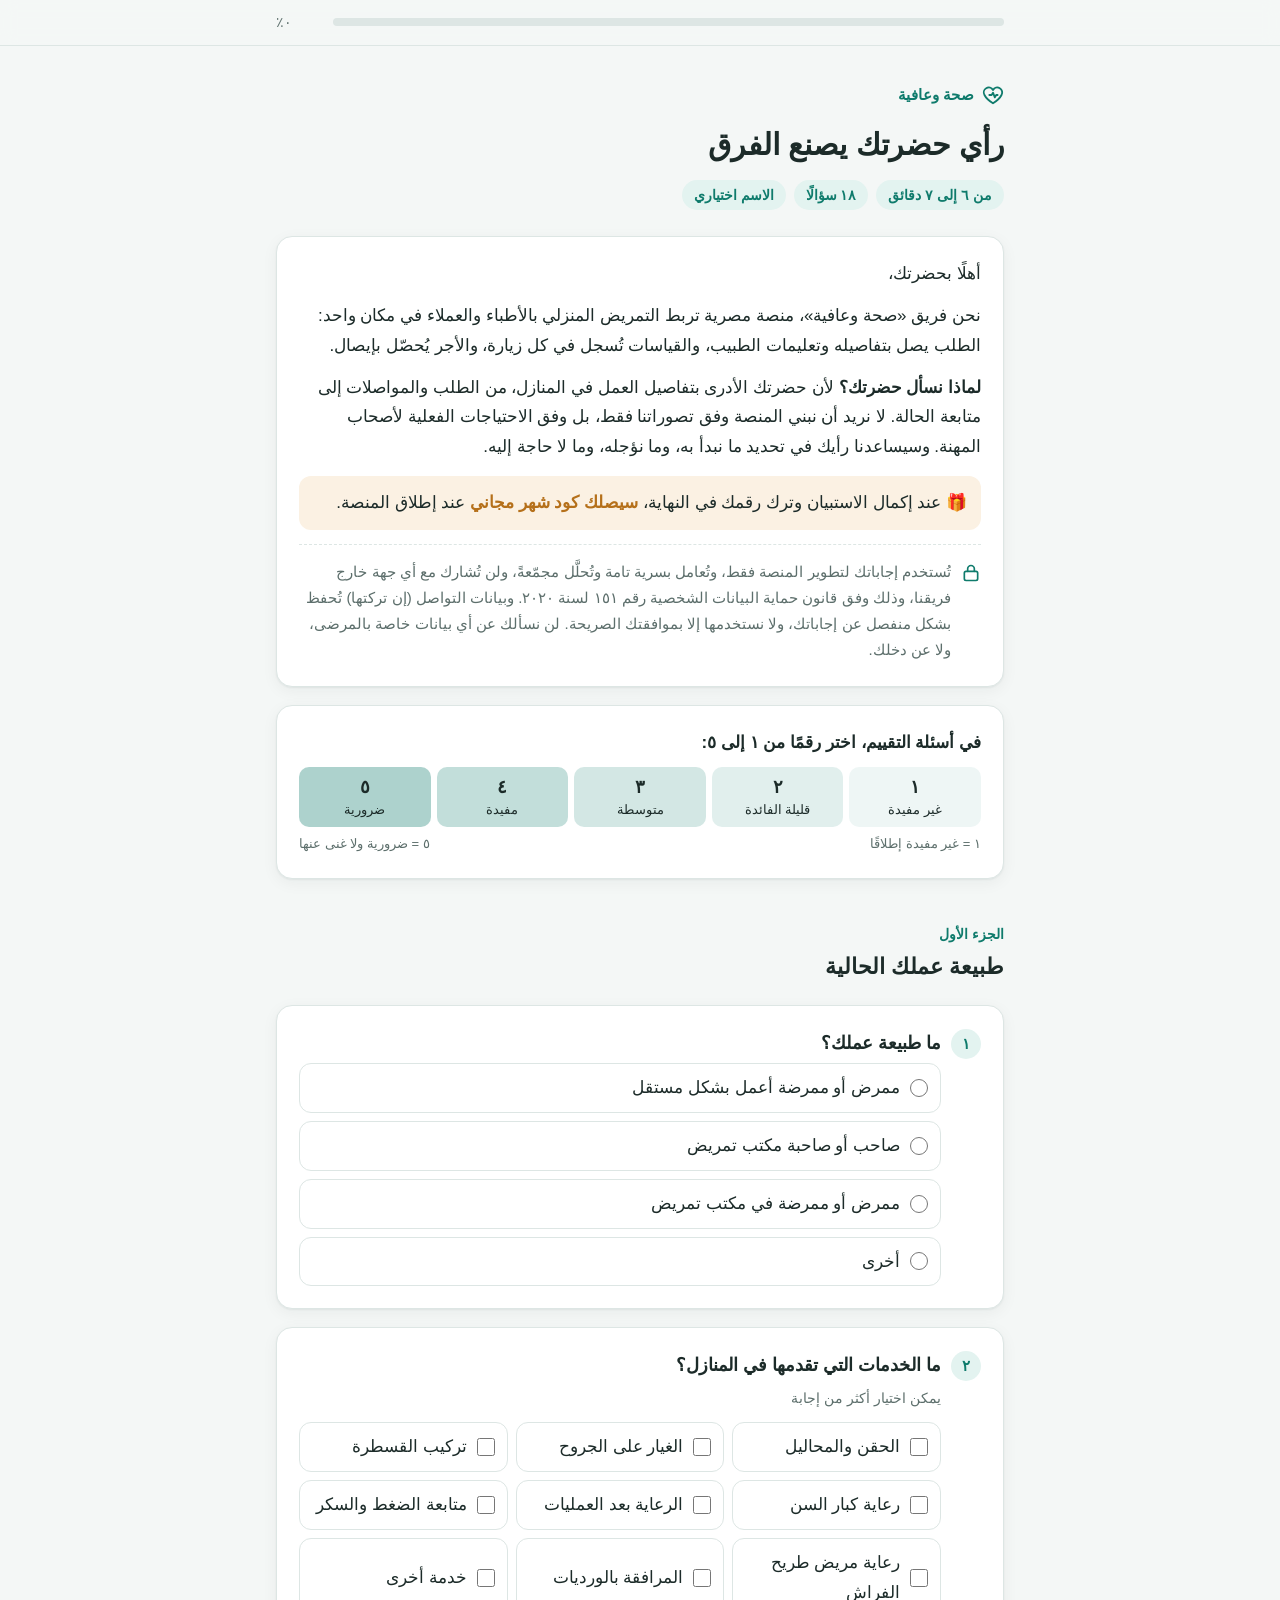
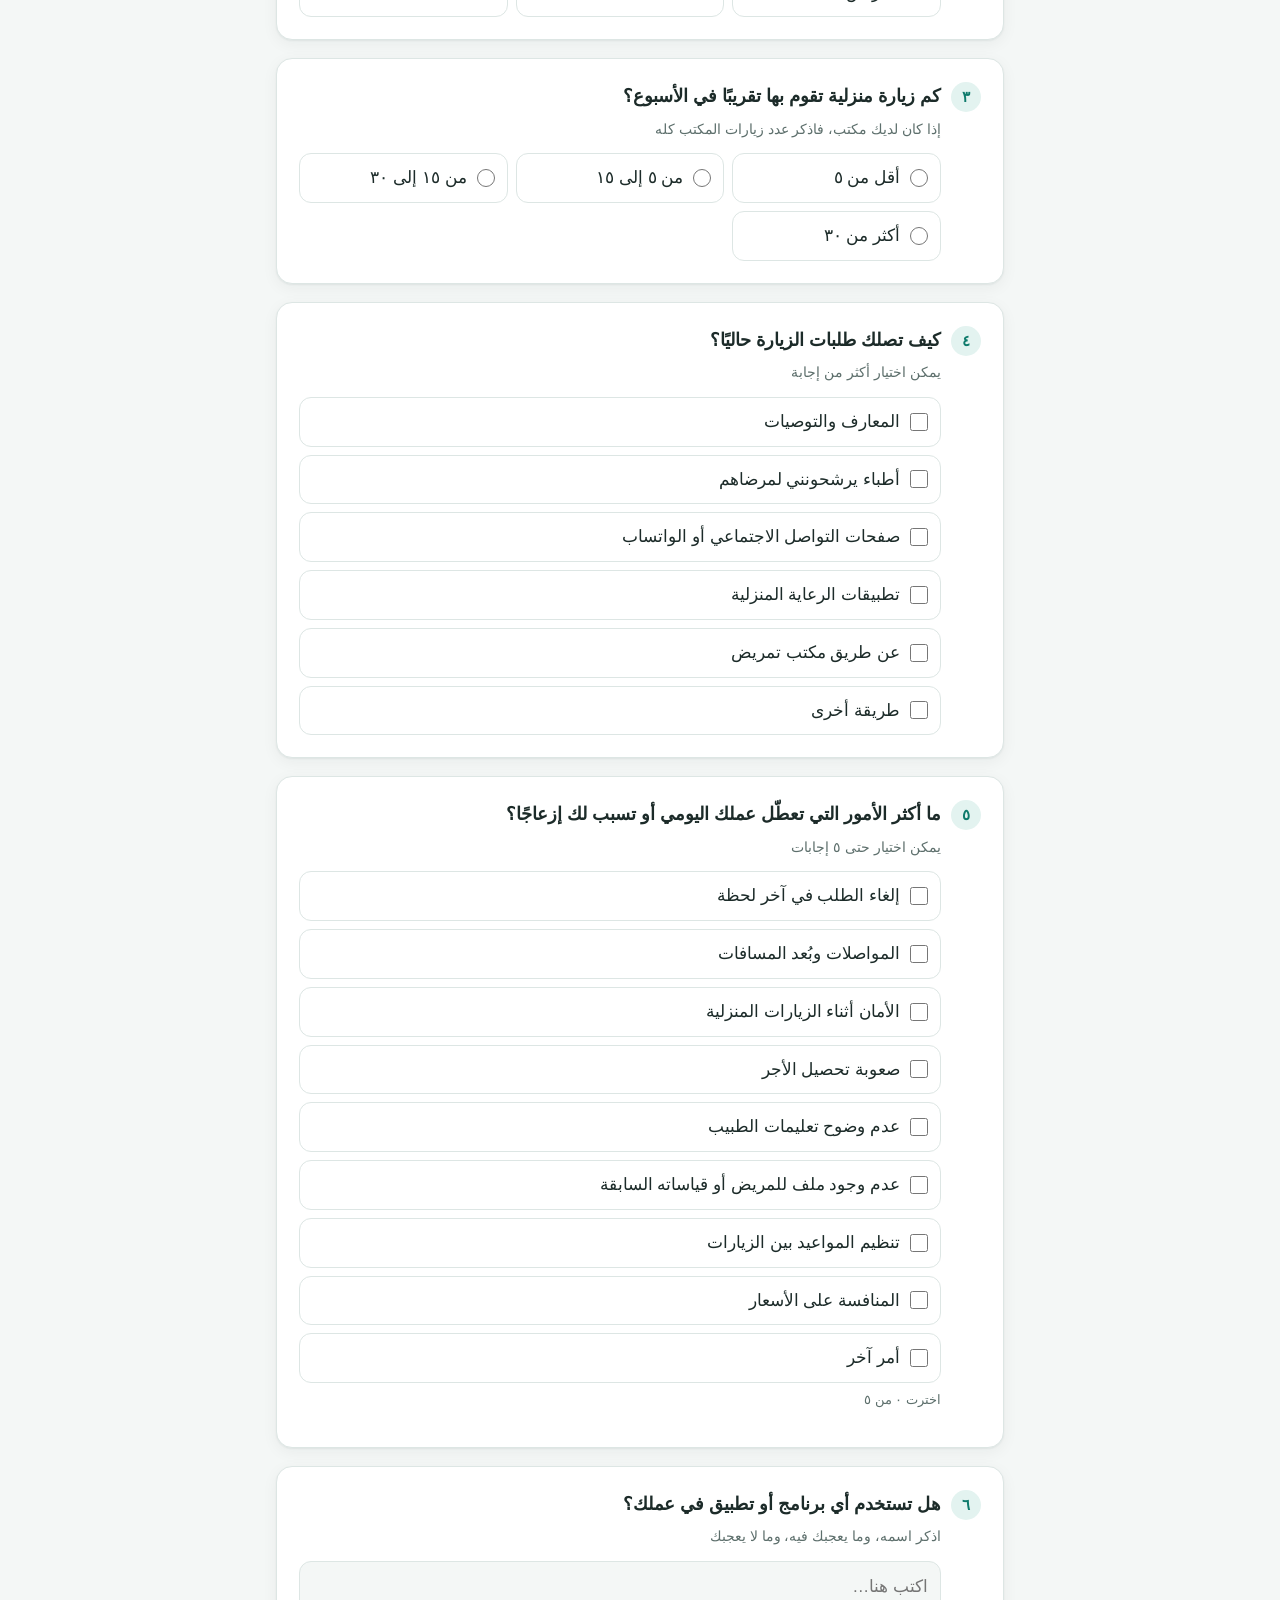
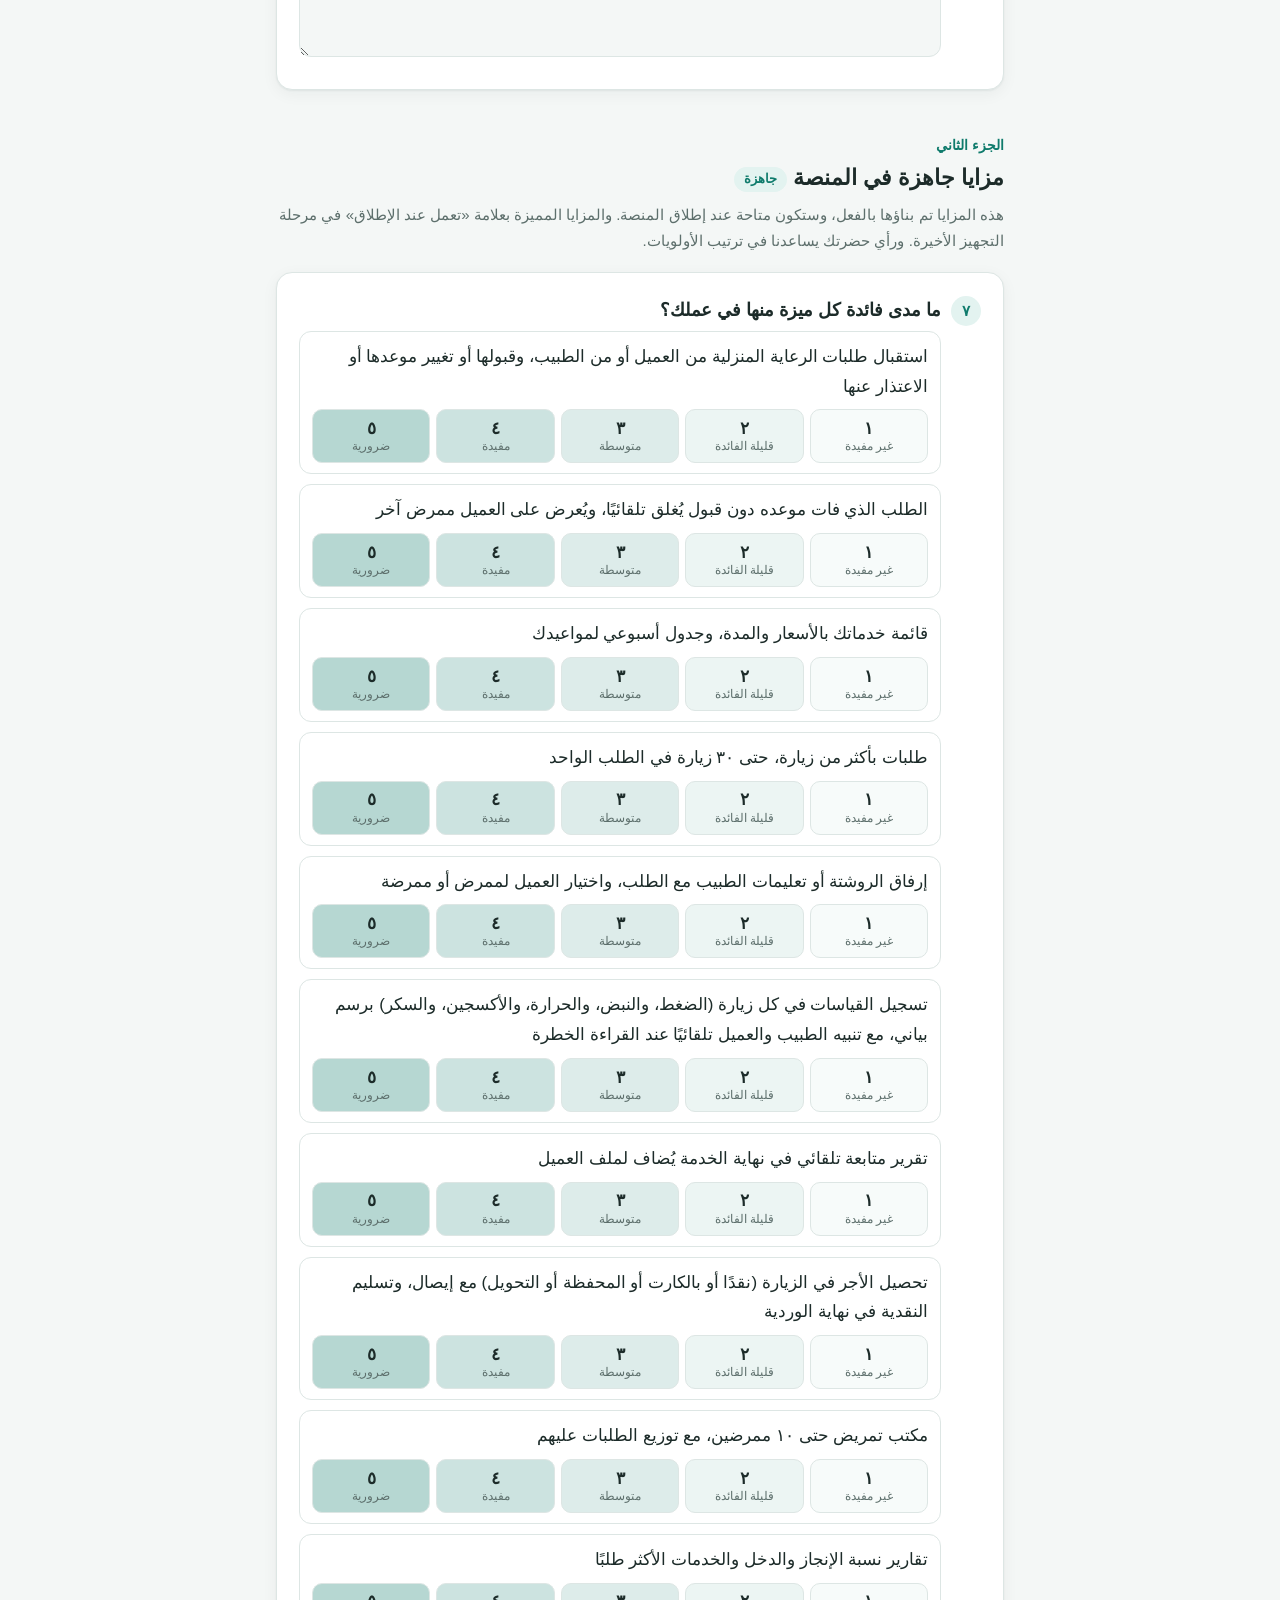
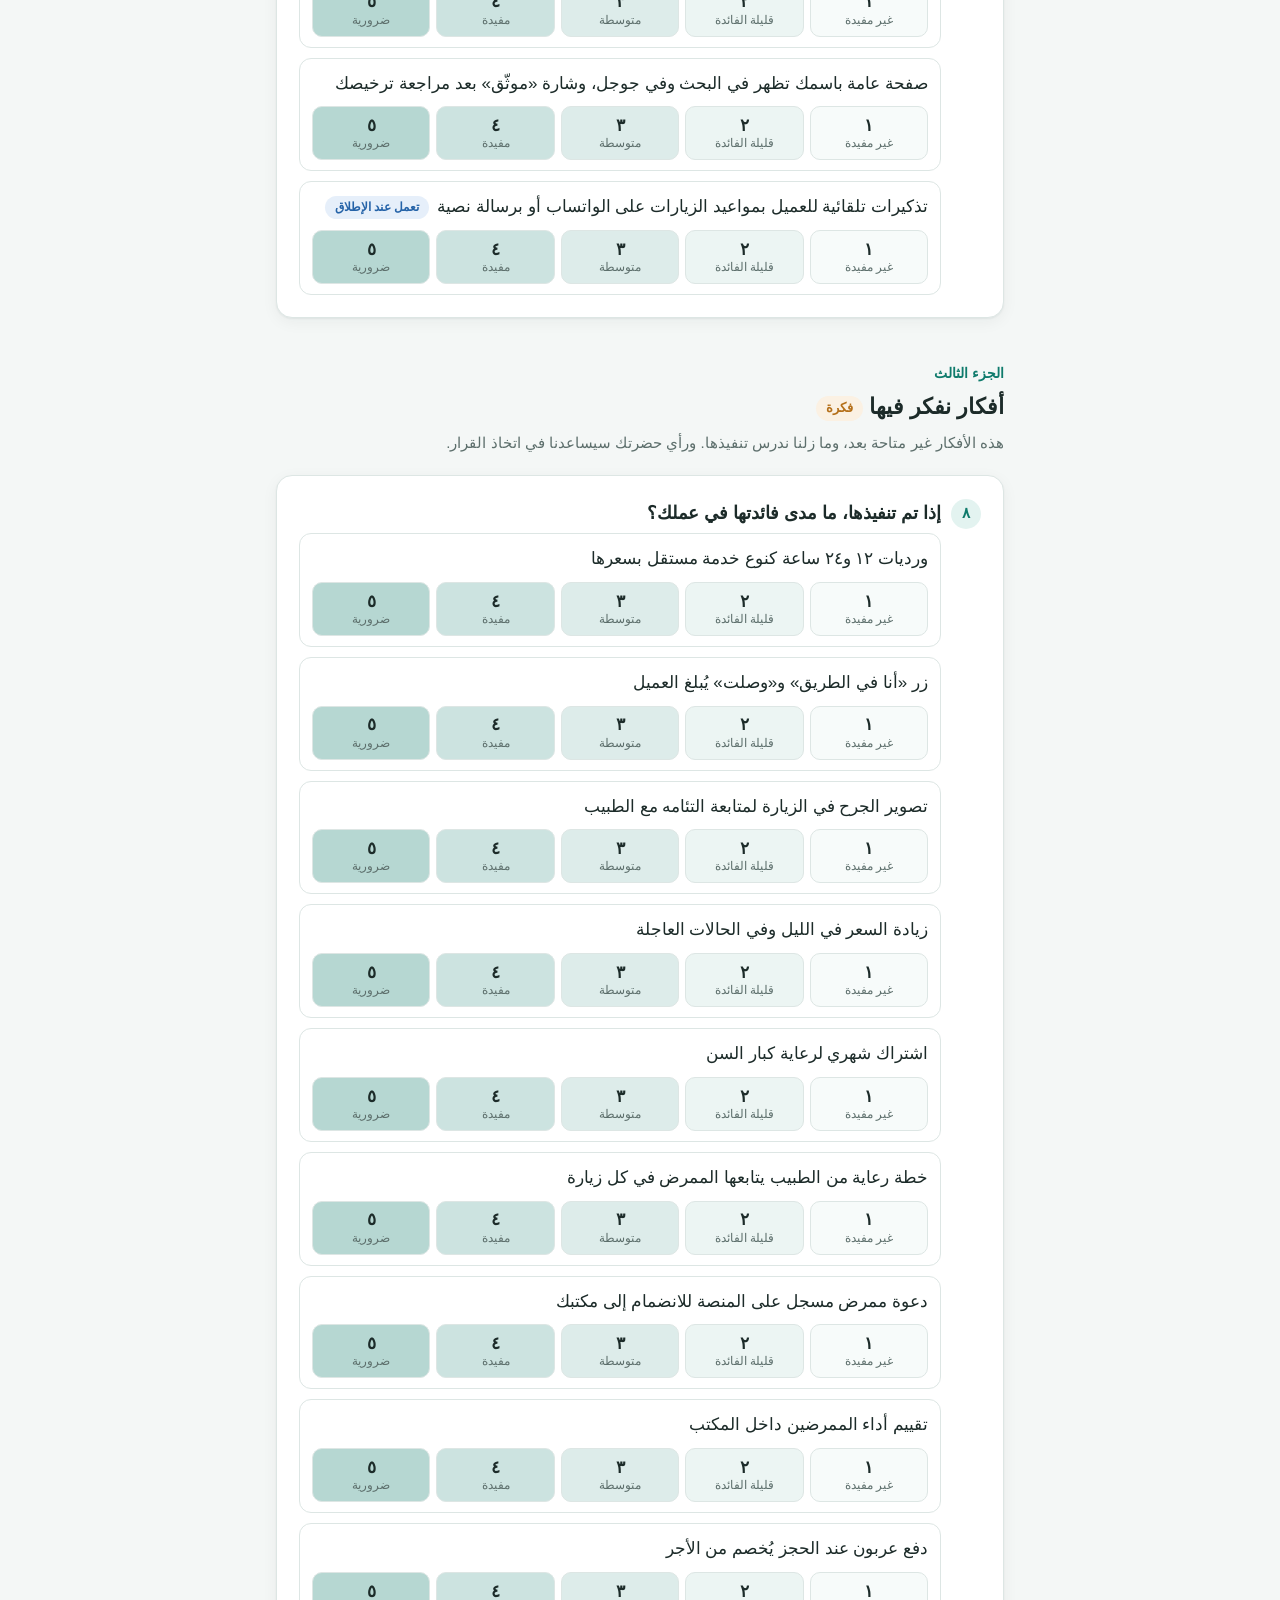
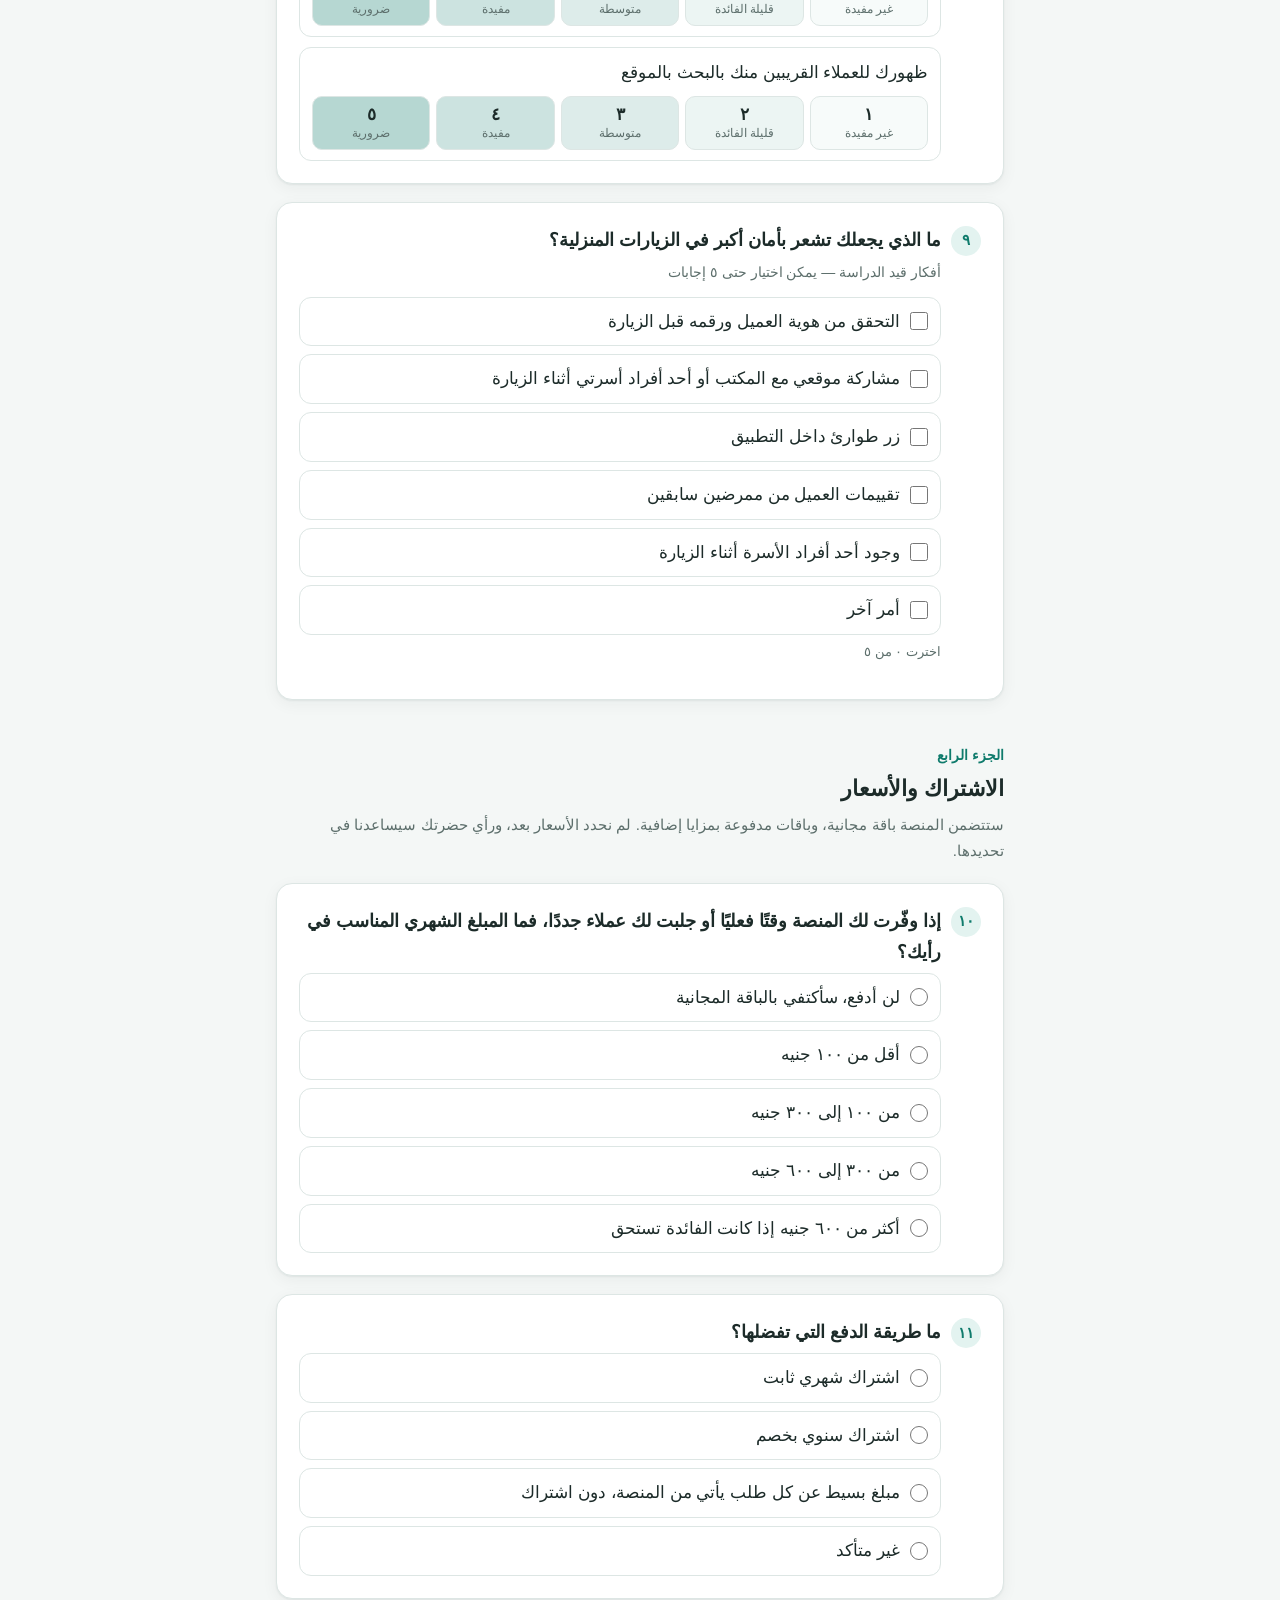
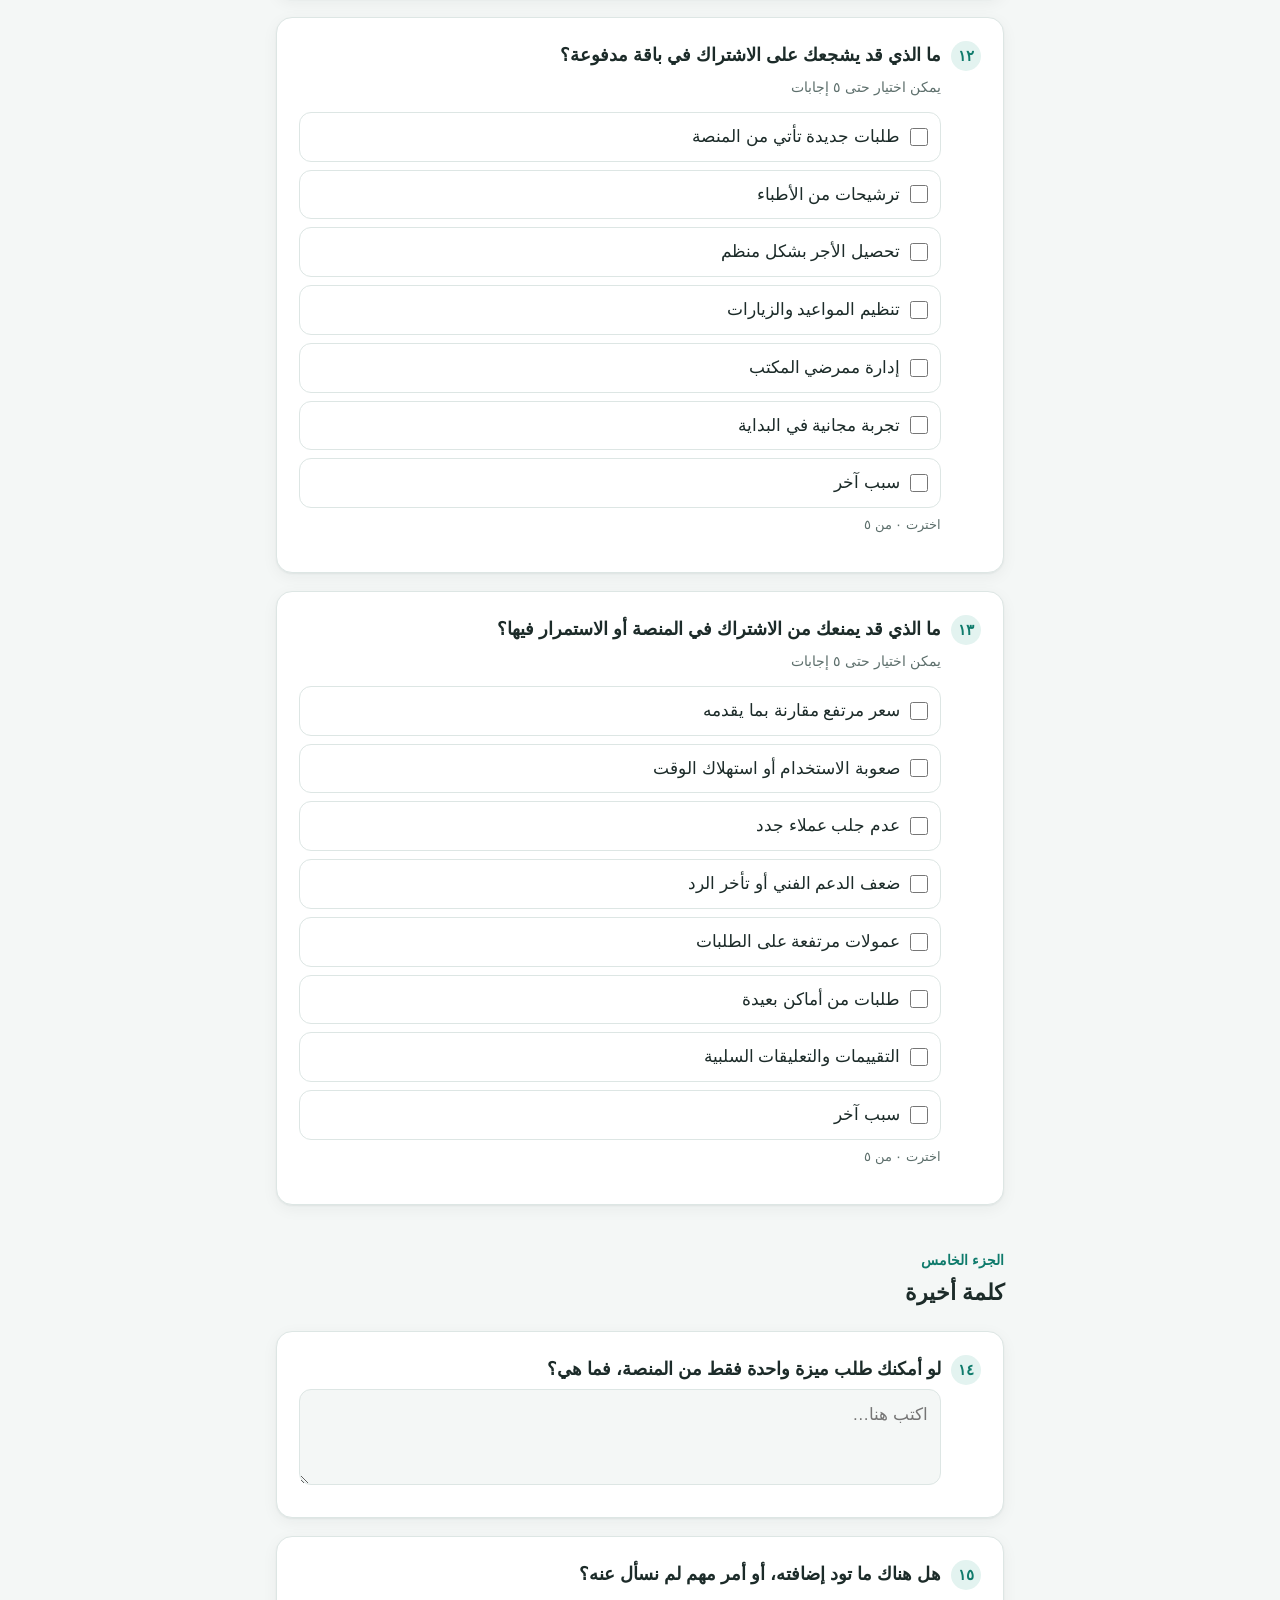
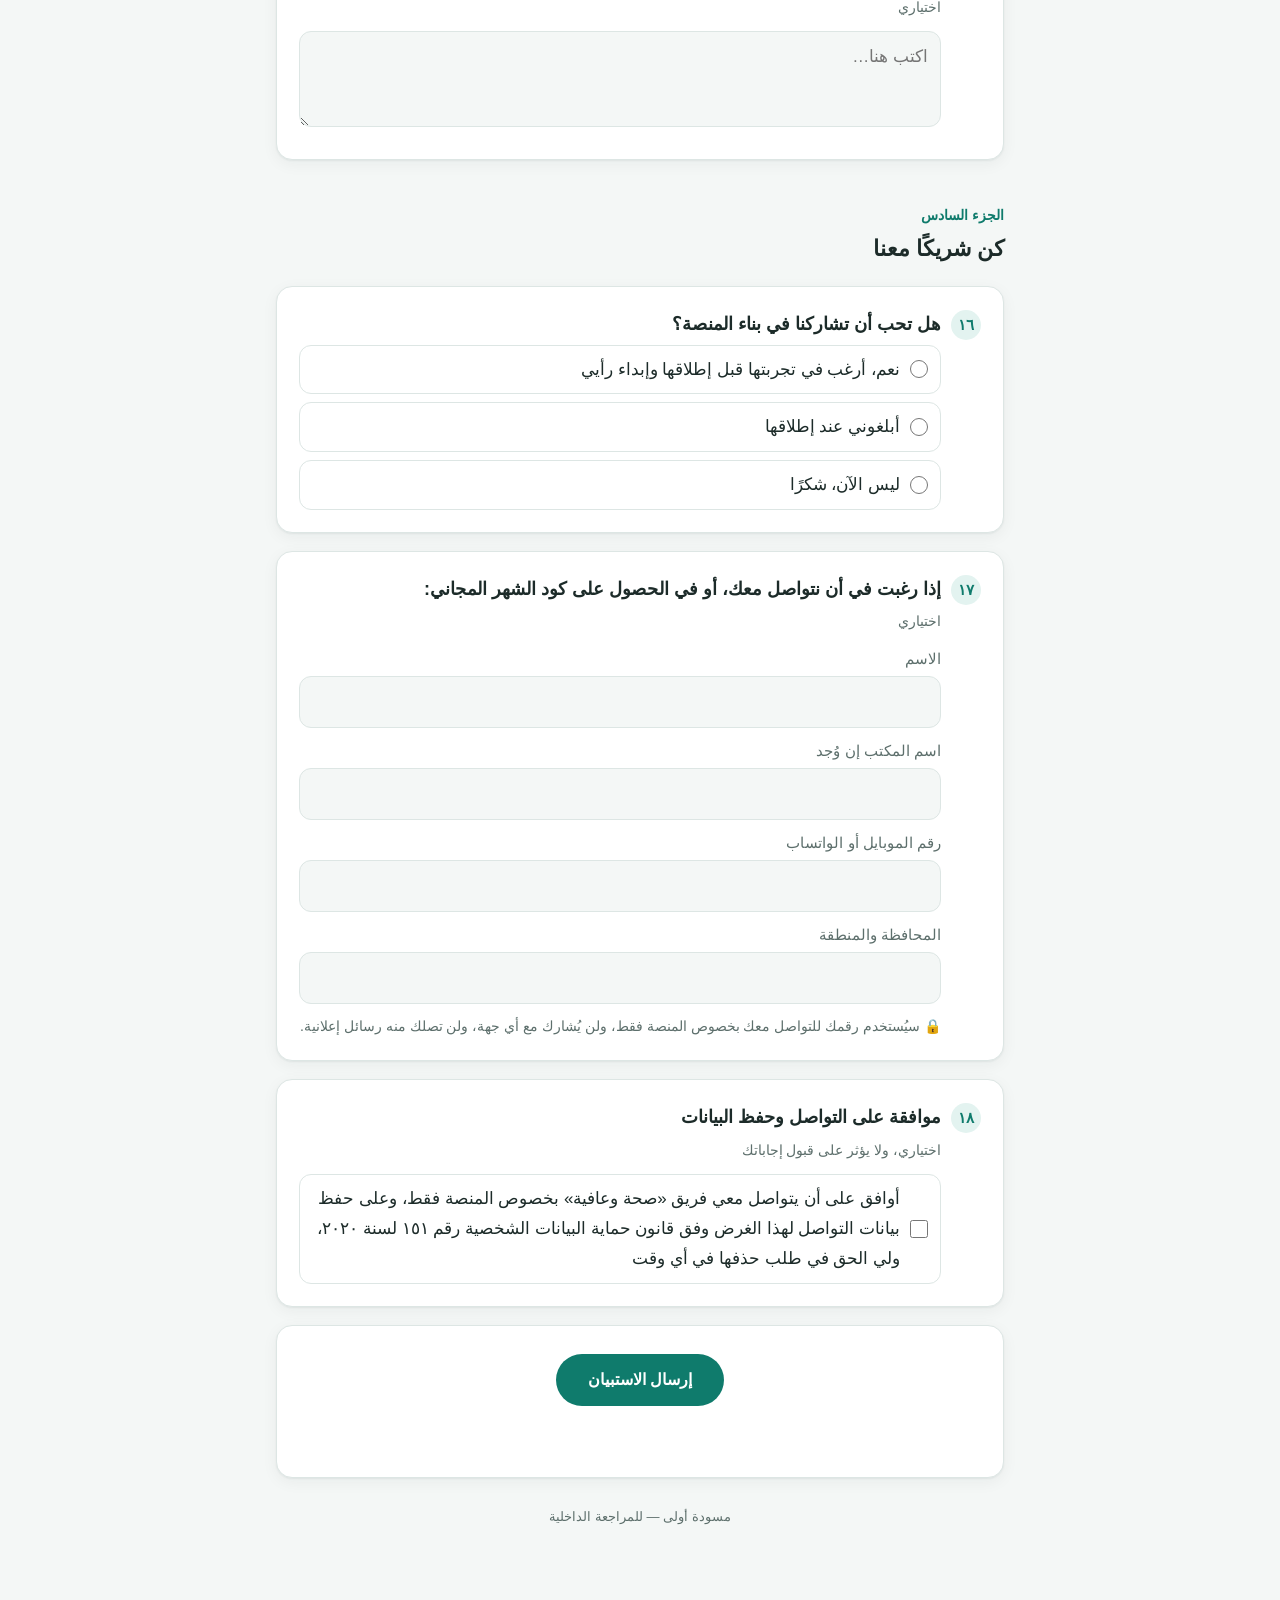
<file: nursing-survey.html>
<!doctype html>
<html lang="ar" dir="rtl">

<head>
  <meta charset="utf-8">
  <meta name="viewport" content="width=device-width, initial-scale=1">
  <title>استبيان التمريض المنزلي</title>
  <link rel="stylesheet" href="survey.css">
</head>

<body>

  <div class="bar">
    <div class="bar-in">
      <div class="progress" aria-hidden="true"><i id="pbar"></i></div>
      <span class="pct" id="pct">٠٪</span>
    </div>
  </div>

  <main class="wrap">
    <header class="hero">
      <span class="brand">
        <svg viewBox="0 0 24 24" fill="none" stroke="currentColor" stroke-width="2" stroke-linecap="round"
          stroke-linejoin="round">
          <path d="M12 21s-7-4.4-9.3-9A5.2 5.2 0 0 1 12 6.5 5.2 5.2 0 0 1 21.3 12C19 16.6 12 21 12 21z" />
          <path d="M8 12h2.5l1.5-2.5 2 5 1.5-2.5H17" />
        </svg>
        صحة وعافية
      </span>
      <h1>رأي حضرتك يصنع الفرق</h1>
      <ul class="meta">
        <li>من ٦ إلى ٧ دقائق</li>
        <li>١٨ سؤالًا</li>
        <li>الاسم اختياري</li>
      </ul>
    </header>

    <section class="card intro">
      <p>أهلًا بحضرتك،</p>
      <p>نحن فريق «صحة وعافية»، منصة مصرية تربط التمريض المنزلي بالأطباء والعملاء في مكان واحد: الطلب يصل بتفاصيله
        وتعليمات الطبيب، والقياسات تُسجل في كل زيارة، والأجر يُحصّل بإيصال.</p>
      <p><b>لماذا نسأل حضرتك؟</b> لأن حضرتك الأدرى بتفاصيل العمل في المنازل، من الطلب والمواصلات إلى متابعة الحالة. لا
        نريد أن نبني المنصة وفق تصوراتنا فقط، بل وفق الاحتياجات الفعلية لأصحاب المهنة. وسيساعدنا رأيك في تحديد ما نبدأ
        به، وما نؤجله، وما لا حاجة إليه.</p>
      <div class="gift">🎁 عند إكمال الاستبيان وترك رقمك في النهاية، <b>سيصلك كود شهر مجاني</b> عند إطلاق المنصة.</div>
      <div class="privacy">
        <svg viewBox="0 0 24 24" fill="none" stroke="currentColor" stroke-width="2" stroke-linecap="round"
          stroke-linejoin="round">
          <rect x="4" y="10" width="16" height="11" rx="2" />
          <path d="M8 10V7a4 4 0 0 1 8 0v3" />
        </svg>
        <span>تُستخدم إجاباتك لتطوير المنصة فقط، وتُعامل بسرية تامة وتُحلَّل مجمّعةً، ولن تُشارك مع أي جهة خارج فريقنا،
          وذلك وفق قانون حماية البيانات الشخصية رقم ١٥١ لسنة ٢٠٢٠. وبيانات التواصل (إن تركتها) تُحفظ بشكل منفصل عن
          إجاباتك، ولا نستخدمها إلا بموافقتك الصريحة. لن نسألك عن أي بيانات خاصة بالمرضى، ولا عن دخلك.</span>
      </div>
      <div class="iv iv-guide">
        <b>لمن يُجري المقابلة</b>
        <ul>
          <li>هدفنا الاستماع لا البيع. اترك الممرض أو الممرضة يتحدث، ولا تقاطعه.</li>
          <li>إذا سأل عن السعر أو موعد الإطلاق: «لم نحدد بعد، ورأي حضرتك سيساعدنا في تحديده». لا تذكر أي رقم أو تاريخ.
          </li>
          <li>إذا سأل عن ميزة ما زالت فكرة، وضّح بصراحة أنها قيد الدراسة، وأن رأيه سيؤثر في قرار تنفيذها.</li>
          <li>لا تسأل عن الدخل، ولا تكتب أي اسم مريض أو عنوان أو معلومة عن حالة.</li>
          <li>الصناديق البنفسجية أسئلة إضافية للمقابلة فقط، ولا تظهر لمن يملأ الاستبيان بنفسه.</li>
        </ul>
      </div>
    </section>

    <section class="card how" aria-label="طريقة التقييم">
      <p class="how-title">في أسئلة التقييم، اختر رقمًا من ١ إلى ٥:</p>
      <div class="how-strip" id="howStrip"></div>
      <div class="how-arrow"><span>١ = غير مفيدة إطلاقًا</span><span>٥ = ضرورية ولا غنى عنها</span></div>
    </section>

    <form id="survey" autocomplete="off" onsubmit="return false"></form>

        <section class="card submit-wrap" id="submitWrap">
      <button class="submit-btn" id="submitBtn" type="button">إرسال الاستبيان</button>
      <p class="submit-status" id="submitStatus"></p>
    </section>

    <section class="card thanks" id="thanksBox" hidden>
      <h2>شكرًا جزيلًا 🌿</h2>
      <p>رأي حضرتك سيُحدث فرقًا حقيقيًا فيما نبنيه.</p>
    </section>

    <p class="draft">مسودة أولى — للمراجعة الداخلية</p>
  </main>

  <script>
    const LEVELS = ["غير مفيدة", "قليلة الفائدة", "متوسطة", "مفيدة", "ضرورية"];
    const TINT = [0.03, 0.08, 0.14, 0.21, 0.3];
    const PICK5 = "يمكن اختيار حتى ٥ إجابات";

    const SECTIONS = [
      {
        "title": "طبيعة عملك الحالية",
        "questions": [
          {
            "id": "role",
            "type": "single",
            "text": "ما طبيعة عملك؟",
            "options": [
              "ممرض أو ممرضة أعمل بشكل مستقل",
              "صاحب أو صاحبة مكتب تمريض",
              "ممرض أو ممرضة في مكتب تمريض"
            ],
            "other": "أخرى"
          },
          {
            "id": "services",
            "type": "multi",
            "cols": true,
            "text": "ما الخدمات التي تقدمها في المنازل؟",
            "hint": "يمكن اختيار أكثر من إجابة",
            "options": [
              "الحقن والمحاليل",
              "الغيار على الجروح",
              "تركيب القسطرة",
              "رعاية كبار السن",
              "الرعاية بعد العمليات",
              "متابعة الضغط والسكر",
              "رعاية مريض طريح الفراش",
              "المرافقة بالورديات"
            ],
            "other": "خدمة أخرى"
          },
          {
            "id": "perweek",
            "type": "single",
            "cols": true,
            "text": "كم زيارة منزلية تقوم بها تقريبًا في الأسبوع؟",
            "hint": "إذا كان لديك مكتب، فاذكر عدد زيارات المكتب كله",
            "options": [
              "أقل من ٥",
              "من ٥ إلى ١٥",
              "من ١٥ إلى ٣٠",
              "أكثر من ٣٠"
            ]
          },
          {
            "id": "channels",
            "type": "multi",
            "text": "كيف تصلك طلبات الزيارة حاليًا؟",
            "hint": "يمكن اختيار أكثر من إجابة",
            "options": [
              "المعارف والتوصيات",
              "أطباء يرشحونني لمرضاهم",
              "صفحات التواصل الاجتماعي أو الواتساب",
              "تطبيقات الرعاية المنزلية",
              "عن طريق مكتب تمريض"
            ],
            "other": "طريقة أخرى"
          },
          {
            "id": "pains",
            "type": "multi",
            "max": 5,
            "text": "ما أكثر الأمور التي تعطّل عملك اليومي أو تسبب لك إزعاجًا؟",
            "hint": "يمكن اختيار حتى ٥ إجابات",
            "options": [
              "إلغاء الطلب في آخر لحظة",
              "المواصلات وبُعد المسافات",
              "الأمان أثناء الزيارات المنزلية",
              "صعوبة تحصيل الأجر",
              "عدم وضوح تعليمات الطبيب",
              "عدم وجود ملف للمريض أو قياساته السابقة",
              "تنظيم المواعيد بين الزيارات",
              "المنافسة على الأسعار"
            ],
            "other": "أمر آخر",
            "interview": "«هل تتذكر آخر مرة حدث فيها ذلك؟ وكيف تصرفت حضرتك؟»"
          },
          {
            "id": "apps",
            "type": "open",
            "text": "هل تستخدم أي برنامج أو تطبيق في عملك؟",
            "hint": "اذكر اسمه، وما يعجبك فيه، وما لا يعجبك"
          }
        ]
      },
      {
        "title": "مزايا جاهزة في المنصة",
        "tag": [
          "now",
          "جاهزة"
        ],
        "lead": "هذه المزايا تم بناؤها بالفعل، وستكون متاحة عند إطلاق المنصة. والمزايا المميزة بعلامة «تعمل عند الإطلاق» في مرحلة التجهيز الأخيرة. ورأي حضرتك يساعدنا في ترتيب الأولويات.",
        "questions": [
          {
            "id": "existing",
            "type": "matrix",
            "text": "ما مدى فائدة كل ميزة منها في عملك؟",
            "rows": [
              "استقبال طلبات الرعاية المنزلية من العميل أو من الطبيب، وقبولها أو تغيير موعدها أو الاعتذار عنها",
              "الطلب الذي فات موعده دون قبول يُغلق تلقائيًا، ويُعرض على العميل ممرض آخر",
              "قائمة خدماتك بالأسعار والمدة، وجدول أسبوعي لمواعيدك",
              "طلبات بأكثر من زيارة، حتى ٣٠ زيارة في الطلب الواحد",
              "إرفاق الروشتة أو تعليمات الطبيب مع الطلب، واختيار العميل لممرض أو ممرضة",
              "تسجيل القياسات في كل زيارة (الضغط، والنبض، والحرارة، والأكسجين، والسكر) برسم بياني، مع تنبيه الطبيب والعميل تلقائيًا عند القراءة الخطرة",
              "تقرير متابعة تلقائي في نهاية الخدمة يُضاف لملف العميل",
              "تحصيل الأجر في الزيارة (نقدًا أو بالكارت أو المحفظة أو التحويل) مع إيصال، وتسليم النقدية في نهاية الوردية",
              "مكتب تمريض حتى ١٠ ممرضين، مع توزيع الطلبات عليهم",
              "تقارير نسبة الإنجاز والدخل والخدمات الأكثر طلبًا",
              "صفحة عامة باسمك تظهر في البحث وفي جوجل، وشارة «موثّق» بعد مراجعة ترخيصك",
              {
                "text": "تذكيرات تلقائية للعميل بمواعيد الزيارات على الواتساب أو برسالة نصية",
                "ready": true
              }
            ],
            "interview": "«أيٌّ منها لو رأيته يعمل أمامك سيشجعك على تجربة المنصة؟»"
          }
        ]
      },
      {
        "title": "أفكار نفكر فيها",
        "tag": [
          "idea",
          "فكرة"
        ],
        "lead": "هذه الأفكار غير متاحة بعد، وما زلنا ندرس تنفيذها. ورأي حضرتك سيساعدنا في اتخاذ القرار.",
        "questions": [
          {
            "id": "ideas",
            "type": "matrix",
            "text": "إذا تم تنفيذها، ما مدى فائدتها في عملك؟",
            "rows": [
              "ورديات ١٢ و٢٤ ساعة كنوع خدمة مستقل بسعرها",
              "زر «أنا في الطريق» و«وصلت» يُبلغ العميل",
              "تصوير الجرح في الزيارة لمتابعة التئامه مع الطبيب",
              "زيادة السعر في الليل وفي الحالات العاجلة",
              "اشتراك شهري لرعاية كبار السن",
              "خطة رعاية من الطبيب يتابعها الممرض في كل زيارة",
              "دعوة ممرض مسجل على المنصة للانضمام إلى مكتبك",
              "تقييم أداء الممرضين داخل المكتب",
              "دفع عربون عند الحجز يُخصم من الأجر",
              "ظهورك للعملاء القريبين منك بالبحث بالموقع"
            ]
          },
          {
            "id": "safety",
            "type": "multi",
            "max": 5,
            "text": "ما الذي يجعلك تشعر بأمان أكبر في الزيارات المنزلية؟",
            "hint": "أفكار قيد الدراسة — يمكن اختيار حتى ٥ إجابات",
            "options": [
              "التحقق من هوية العميل ورقمه قبل الزيارة",
              "مشاركة موقعي مع المكتب أو أحد أفراد أسرتي أثناء الزيارة",
              "زر طوارئ داخل التطبيق",
              "تقييمات العميل من ممرضين سابقين",
              "وجود أحد أفراد الأسرة أثناء الزيارة"
            ],
            "other": "أمر آخر"
          }
        ]
      },
      {
        "title": "الاشتراك والأسعار",
        "lead": "ستتضمن المنصة باقة مجانية، وباقات مدفوعة بمزايا إضافية. لم نحدد الأسعار بعد، ورأي حضرتك سيساعدنا في تحديدها.",
        "questions": [
          {
            "id": "price",
            "type": "single",
            "text": "إذا وفّرت لك المنصة وقتًا فعليًا أو جلبت لك عملاء جددًا، فما المبلغ الشهري المناسب في رأيك؟",
            "options": [
              "لن أدفع، سأكتفي بالباقة المجانية",
              "أقل من ١٠٠ جنيه",
              "من ١٠٠ إلى ٣٠٠ جنيه",
              "من ٣٠٠ إلى ٦٠٠ جنيه",
              "أكثر من ٦٠٠ جنيه إذا كانت الفائدة تستحق"
            ]
          },
          {
            "id": "paymodel",
            "type": "single",
            "text": "ما طريقة الدفع التي تفضلها؟",
            "options": [
              "اشتراك شهري ثابت",
              "اشتراك سنوي بخصم",
              "مبلغ بسيط عن كل طلب يأتي من المنصة، دون اشتراك",
              "غير متأكد"
            ]
          },
          {
            "id": "join",
            "type": "multi",
            "max": 5,
            "text": "ما الذي قد يشجعك على الاشتراك في باقة مدفوعة؟",
            "hint": "يمكن اختيار حتى ٥ إجابات",
            "options": [
              "طلبات جديدة تأتي من المنصة",
              "ترشيحات من الأطباء",
              "تحصيل الأجر بشكل منظم",
              "تنظيم المواعيد والزيارات",
              "إدارة ممرضي المكتب",
              "تجربة مجانية في البداية"
            ],
            "other": "سبب آخر"
          },
          {
            "id": "leave",
            "type": "multi",
            "max": 5,
            "text": "ما الذي قد يمنعك من الاشتراك في المنصة أو الاستمرار فيها؟",
            "hint": "يمكن اختيار حتى ٥ إجابات",
            "options": [
              "سعر مرتفع مقارنة بما يقدمه",
              "صعوبة الاستخدام أو استهلاك الوقت",
              "عدم جلب عملاء جدد",
              "ضعف الدعم الفني أو تأخر الرد",
              "عمولات مرتفعة على الطلبات",
              "طلبات من أماكن بعيدة",
              "التقييمات والتعليقات السلبية"
            ],
            "other": "سبب آخر"
          }
        ]
      },
      {
        "title": "كلمة أخيرة",
        "questions": [
          {
            "id": "wish",
            "type": "open",
            "text": "لو أمكنك طلب ميزة واحدة فقط من المنصة، فما هي؟"
          },
          {
            "id": "extra",
            "type": "open",
            "optional": true,
            "text": "هل هناك ما تود إضافته، أو أمر مهم لم نسأل عنه؟",
            "hint": "اختياري"
          }
        ]
      },
      {
        "title": "كن شريكًا معنا",
        "questions": [
          {
            "id": "partner",
            "type": "single",
            "text": "هل تحب أن تشاركنا في بناء المنصة؟",
            "options": [
              "نعم، أرغب في تجربتها قبل إطلاقها وإبداء رأيي",
              "أبلغوني عند إطلاقها",
              "ليس الآن، شكرًا"
            ]
          },
          {
            "id": "contact",
            "type": "fields",
            "optional": true,
            "text": "إذا رغبت في أن نتواصل معك، أو في الحصول على كود الشهر المجاني:",
            "hint": "اختياري",
            "fields": [
              "الاسم",
              "اسم المكتب إن وُجد",
              "رقم الموبايل أو الواتساب",
              "المحافظة والمنطقة"
            ],
            "note": "سيُستخدم رقمك للتواصل معك بخصوص المنصة فقط، ولن يُشارك مع أي جهة، ولن تصلك منه رسائل إعلانية."
          },
          {
            "id": "consent",
            "type": "multi",
            "optional": true,
            "text": "موافقة على التواصل وحفظ البيانات",
            "hint": "اختياري، ولا يؤثر على قبول إجاباتك",
            "options": [
              "أوافق على أن يتواصل معي فريق «صحة وعافية» بخصوص المنصة فقط، وعلى حفظ بيانات التواصل لهذا الغرض وفق قانون حماية البيانات الشخصية رقم ١٥١ لسنة ٢٠٢٠، ولي الحق في طلب حذفها في أي وقت"
            ]
          }
        ]
      }
    ];

    const ORD = ["الأول", "الثاني", "الثالث", "الرابع", "الخامس", "السادس", "السابع", "الثامن"];
    const AR = (n) => String(n).replace(/\d/g, (d) => "٠١٢٣٤٥٦٧٨٩"[d]);
    const el = (tag, attrs = {}, ...kids) => {
      const e = document.createElement(tag);
      for (const [k, v] of Object.entries(attrs)) {
        if (k === "class") e.className = v; else if (k === "text") e.textContent = v; else e.setAttribute(k, v);
      }
      for (const k of kids) if (k) e.append(k);
      return e;
    };

    // Legend strip at the top
    const strip = document.getElementById("howStrip");
    LEVELS.forEach((w, i) => {
      const d = el("div", {}, el("b", { text: AR(i + 1) }), el("span", { text: w }));
      d.style.background = `rgba(var(--brand-rgb), ${TINT[i] + 0.04})`;
      strip.append(d);
    });

    const form = document.getElementById("survey");

    function option(type, name, value) {
      return el("label", { class: "opt" }, el("input", { type, name, value }), el("span", { text: value }));
    }
    function scale(name) {
      const s = el("div", { class: "scale", role: "radiogroup" });
      LEVELS.forEach((w, i) => {
        const span = el("span", {}, el("b", { text: AR(i + 1) }), el("small", { text: w }));
        span.style.setProperty("--t", TINT[i]);
        s.append(el("label", {}, el("input", { type: "radio", name, value: i + 1, "aria-label": AR(i + 1) + " — " + w }), span));
      });
      return s;
    }

    let secIndex = 0;
    SECTIONS.forEach((sec) => {
      const box = el("div", { class: "sec" + (sec.theme ? " " + sec.theme : "") + (sec.showIf ? " cond" : "") });
      if (sec.showIf) { box.dataset.ifQ = sec.showIf[0]; box.dataset.ifV = sec.showIf[1]; }
      const head = el("div", { class: "sec-head" },
        el("span", { class: "sec-num", text: sec.label || "الجزء " + ORD[secIndex++] }));
      const h2 = el("h2", { text: sec.title });
      if (sec.tag) h2.append(el("span", { class: "tag " + sec.tag[0], text: sec.tag[1] }));
      head.append(h2);
      box.append(head);
      if (sec.lead) box.append(el("p", { class: "sec-lead", text: sec.lead }));
      if (sec.leadBox) box.append(el("div", { class: "sec-lead-box", text: sec.leadBox }));

      for (const q of sec.questions) {
        const card = el("section", { class: "card q", id: "q-" + q.id });
        if (q.optional) card.dataset.optional = "1";
        card.append(el("p", { class: "q-title" }, el("span", { class: "q-n" }), el("span", { text: q.text })));
        if (q.desc) card.append(el("p", { class: "q-desc", text: q.desc }));
        if (q.hint) card.append(el("p", { class: "q-hint", text: q.hint }));

        const body = el("div", { class: "q-body" });
        if (q.type === "single" || q.type === "multi") {
          const type = q.type === "single" ? "radio" : "checkbox";
          const opts = el("div", { class: "opts" + (q.cols ? " cols" : "") });
          q.options.forEach((o) => opts.append(option(type, q.id, o)));
          if (q.other) opts.append(option(type, q.id, q.other));
          body.append(opts);
          if (q.other) body.append(el("input", { type: "text", class: "other-in", placeholder: "اكتب هنا…", "aria-label": q.other, hidden: "" }));
          if (q.max) { card.dataset.max = q.max; body.append(el("p", { class: "count" })); }
        } else if (q.type === "matrix") {
          const rows = el("div", { class: "rows" });
          q.rows.forEach((r, i) => {
            const p = el("p", { class: "row-text", text: typeof r === "string" ? r : r.text });
            if (r.ready) p.append(el("span", { class: "tag ready", text: "تعمل عند الإطلاق" }));
            rows.append(el("div", { class: "row" }, p, scale(q.id + "-" + i)));
          });
          body.append(rows);
        } else if (q.type === "scale") {
          body.append(scale(q.id));
        } else if (q.type === "open") {
          body.append(el("textarea", { name: q.id, placeholder: "اكتب هنا…", "aria-label": q.text }));
        } else if (q.type === "fields") {
          q.fields.forEach((f, i) => body.append(el("div", { class: "field" }, el("label", { for: q.id + i, text: f }), el("input", { type: "text", id: q.id + i, name: q.id + i }))));
        }
        if (q.note) body.append(el("p", { class: "note-line", text: "🔒 " + q.note }));
        card.append(body);
        if (q.interview) card.append(el("div", { class: "iv" }, el("b", { text: "سؤال إضافي للمقابلة" }), el("span", { text: q.interview })));
        box.append(card);
      }
      form.append(box);
    });

    function answered(card) {
      const rows = card.querySelectorAll(".row");
      if (rows.length) {
        let all = true;
        rows.forEach((r) => { const ok = !!r.querySelector("input:checked"); r.classList.toggle("done", ok); if (!ok) all = false; });
        return all;
      }
      if (card.querySelector("input:checked")) return true;
      return [...card.querySelectorAll("textarea, input[type=text]")].some((t) => t.value.trim());
    }
    const shown = (c) => { const k = c.closest(".cond"); return !k || k.classList.contains("show"); };

    function update() {
      document.querySelectorAll(".sec.cond").forEach((s) => {
        const v = form.querySelector(`input[name="${s.dataset.ifQ}"]:checked`)?.value;
        s.classList.toggle("show", v === s.dataset.ifV);
      });
      document.querySelectorAll(".q").forEach((c) => {
        const other = c.querySelector(".other-in");
        if (other) { const opts = c.querySelectorAll(".opt input"); other.hidden = !opts[opts.length - 1].checked; }
        const max = +c.dataset.max;
        if (max) {
          const boxes = [...c.querySelectorAll(".opt input")];
          const n = boxes.filter((b) => b.checked).length;
          boxes.forEach((b) => { b.disabled = n >= max && !b.checked; b.parentElement.classList.toggle("disabled", b.disabled); });
          c.querySelector(".count").textContent = `اخترت ${AR(n)} من ${AR(max)}`;
        }
      });
      const visible = [...document.querySelectorAll(".q")].filter(shown);
      visible.forEach((c, i) => { c.querySelector(".q-n").textContent = AR(i + 1); });
      const counted = visible.filter((c) => !c.dataset.optional);
      let done = 0;
      visible.forEach((c) => { const ok = answered(c); c.classList.toggle("done", ok); if (ok && !c.dataset.optional) done++; });
      const pct = Math.round((done / counted.length) * 100);
      document.getElementById("pbar").style.width = pct + "%";
      document.getElementById("pct").textContent = AR(pct) + "٪";
    }
    form.addEventListener("input", update);
    form.addEventListener("change", update);
    update();

    const ivBtn = document.getElementById("ivBtn");
    if (ivBtn) ivBtn.addEventListener("click", () => ivBtn.setAttribute("aria-pressed", document.body.classList.toggle("interview")));
    const printBtn = document.getElementById("printBtn");
    if (printBtn) printBtn.addEventListener("click", () => window.print());
  </script>
  <script src="survey-handler.js"></script>
</body>

</html>
</file>
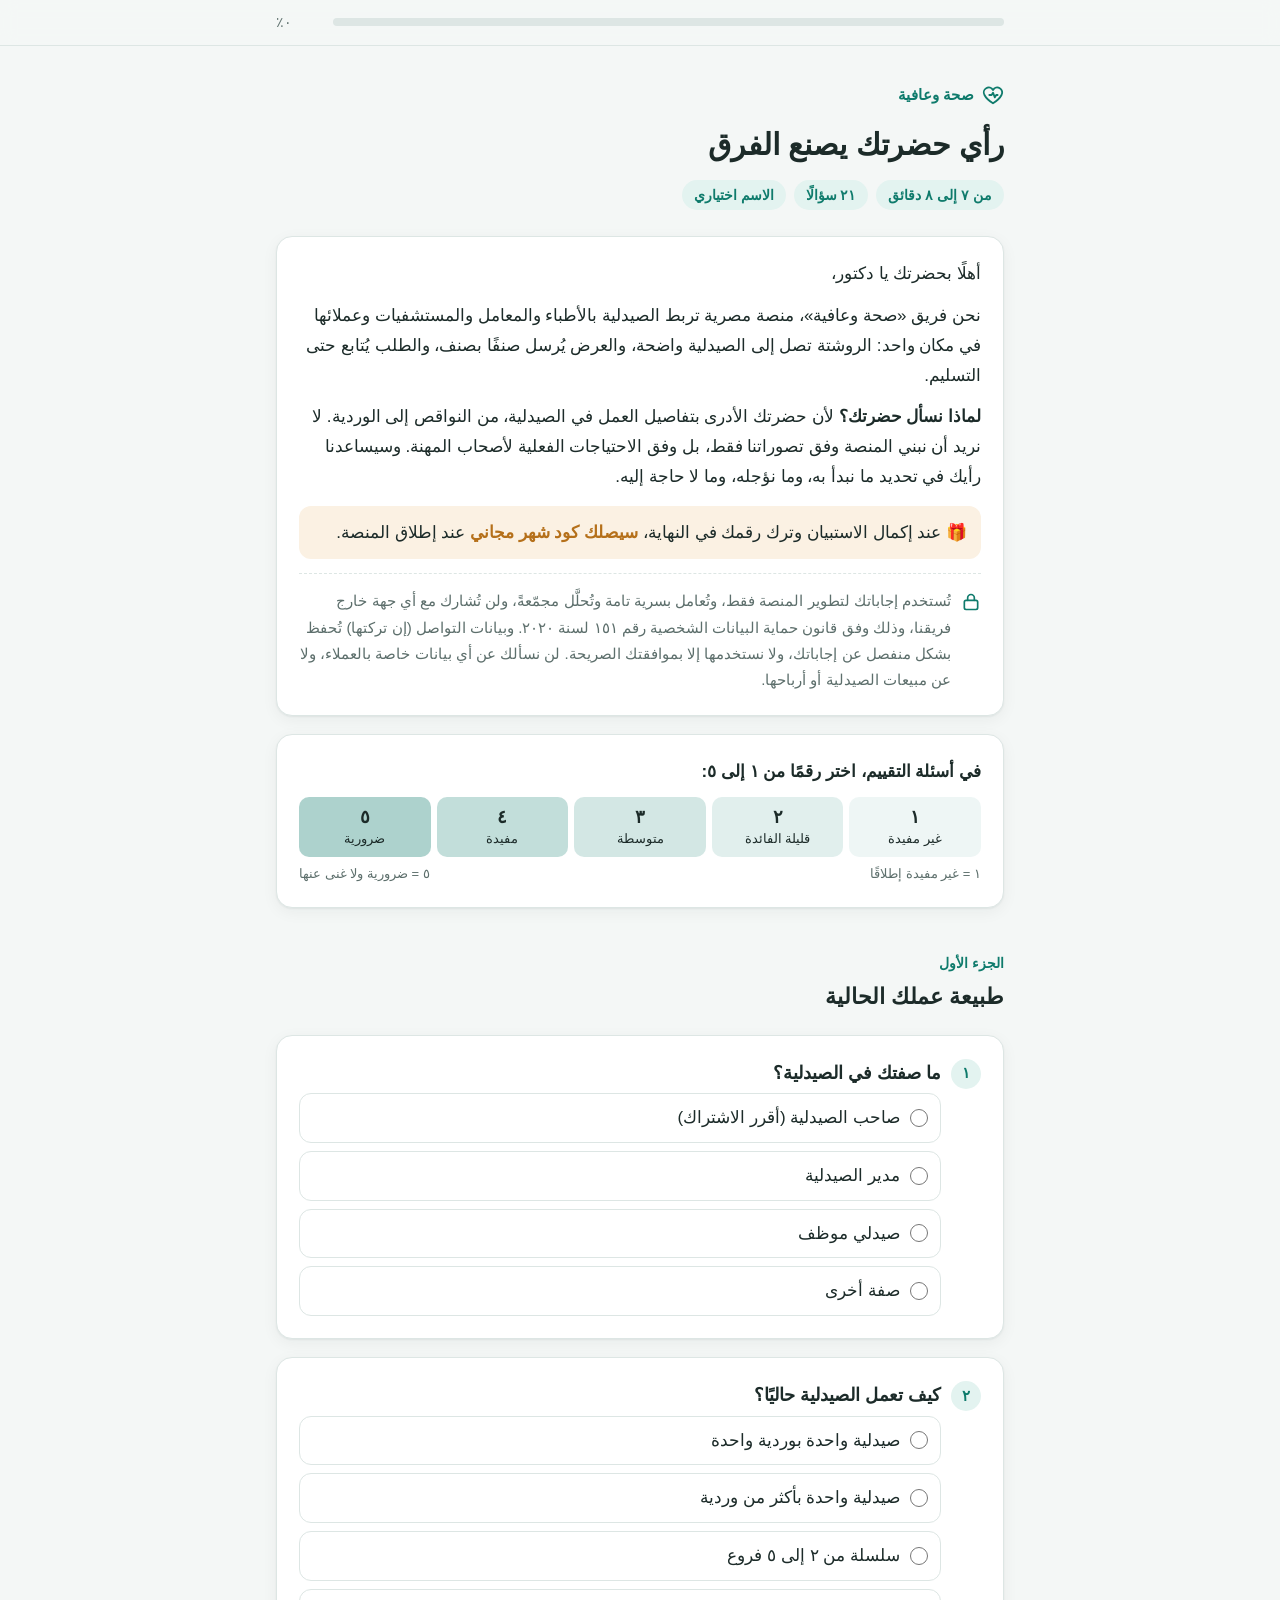
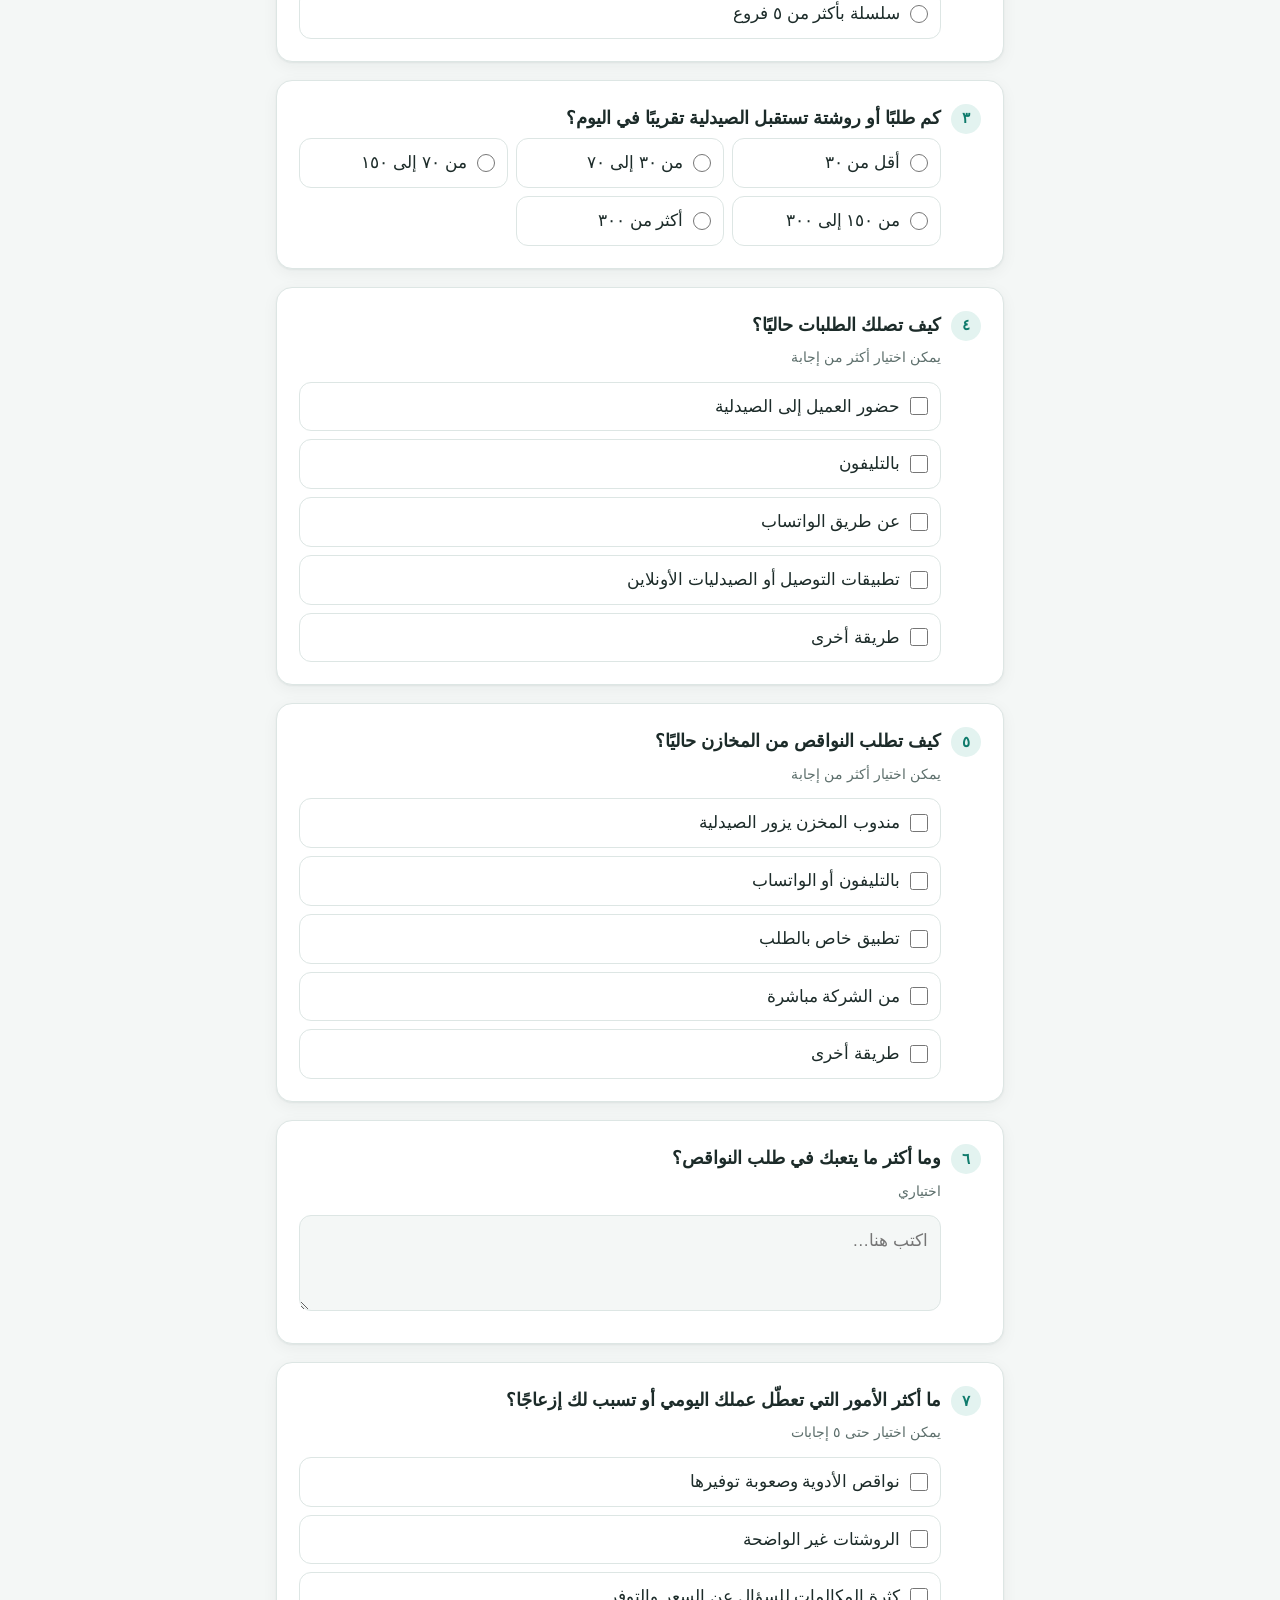
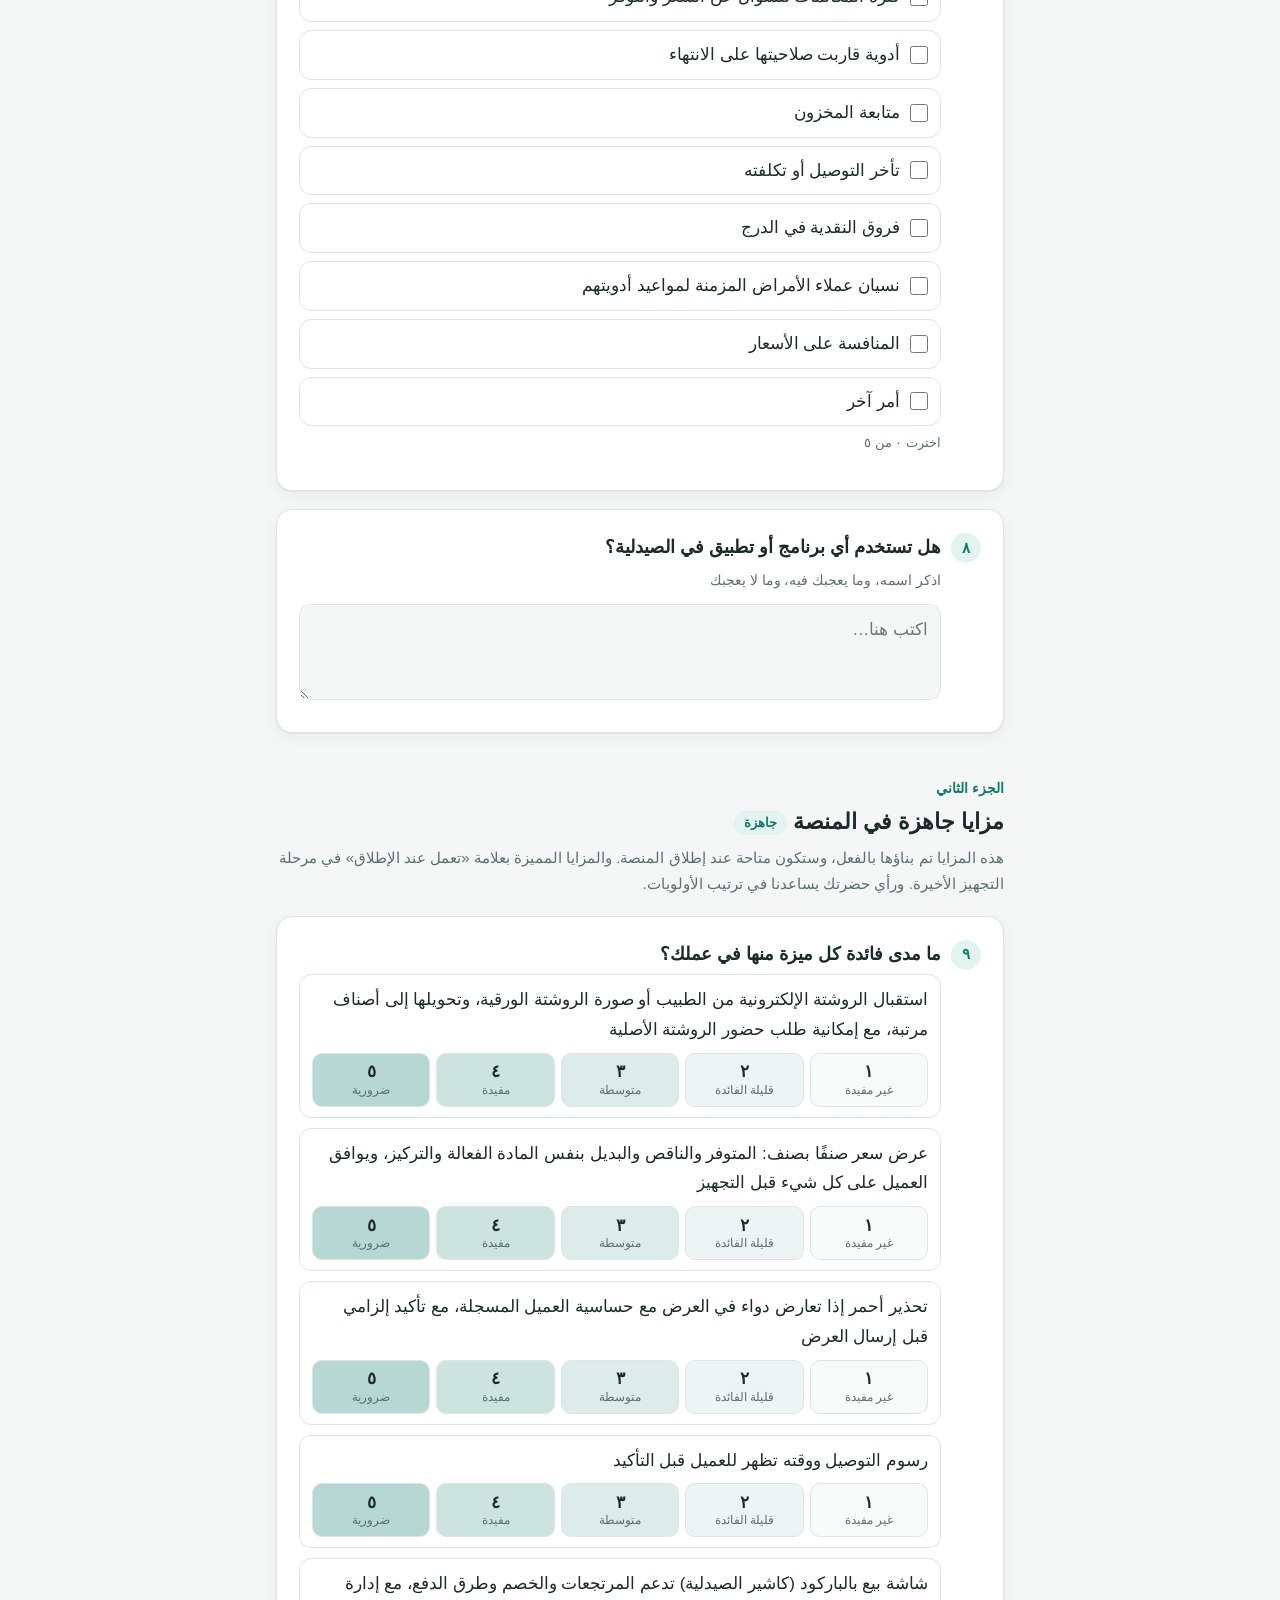
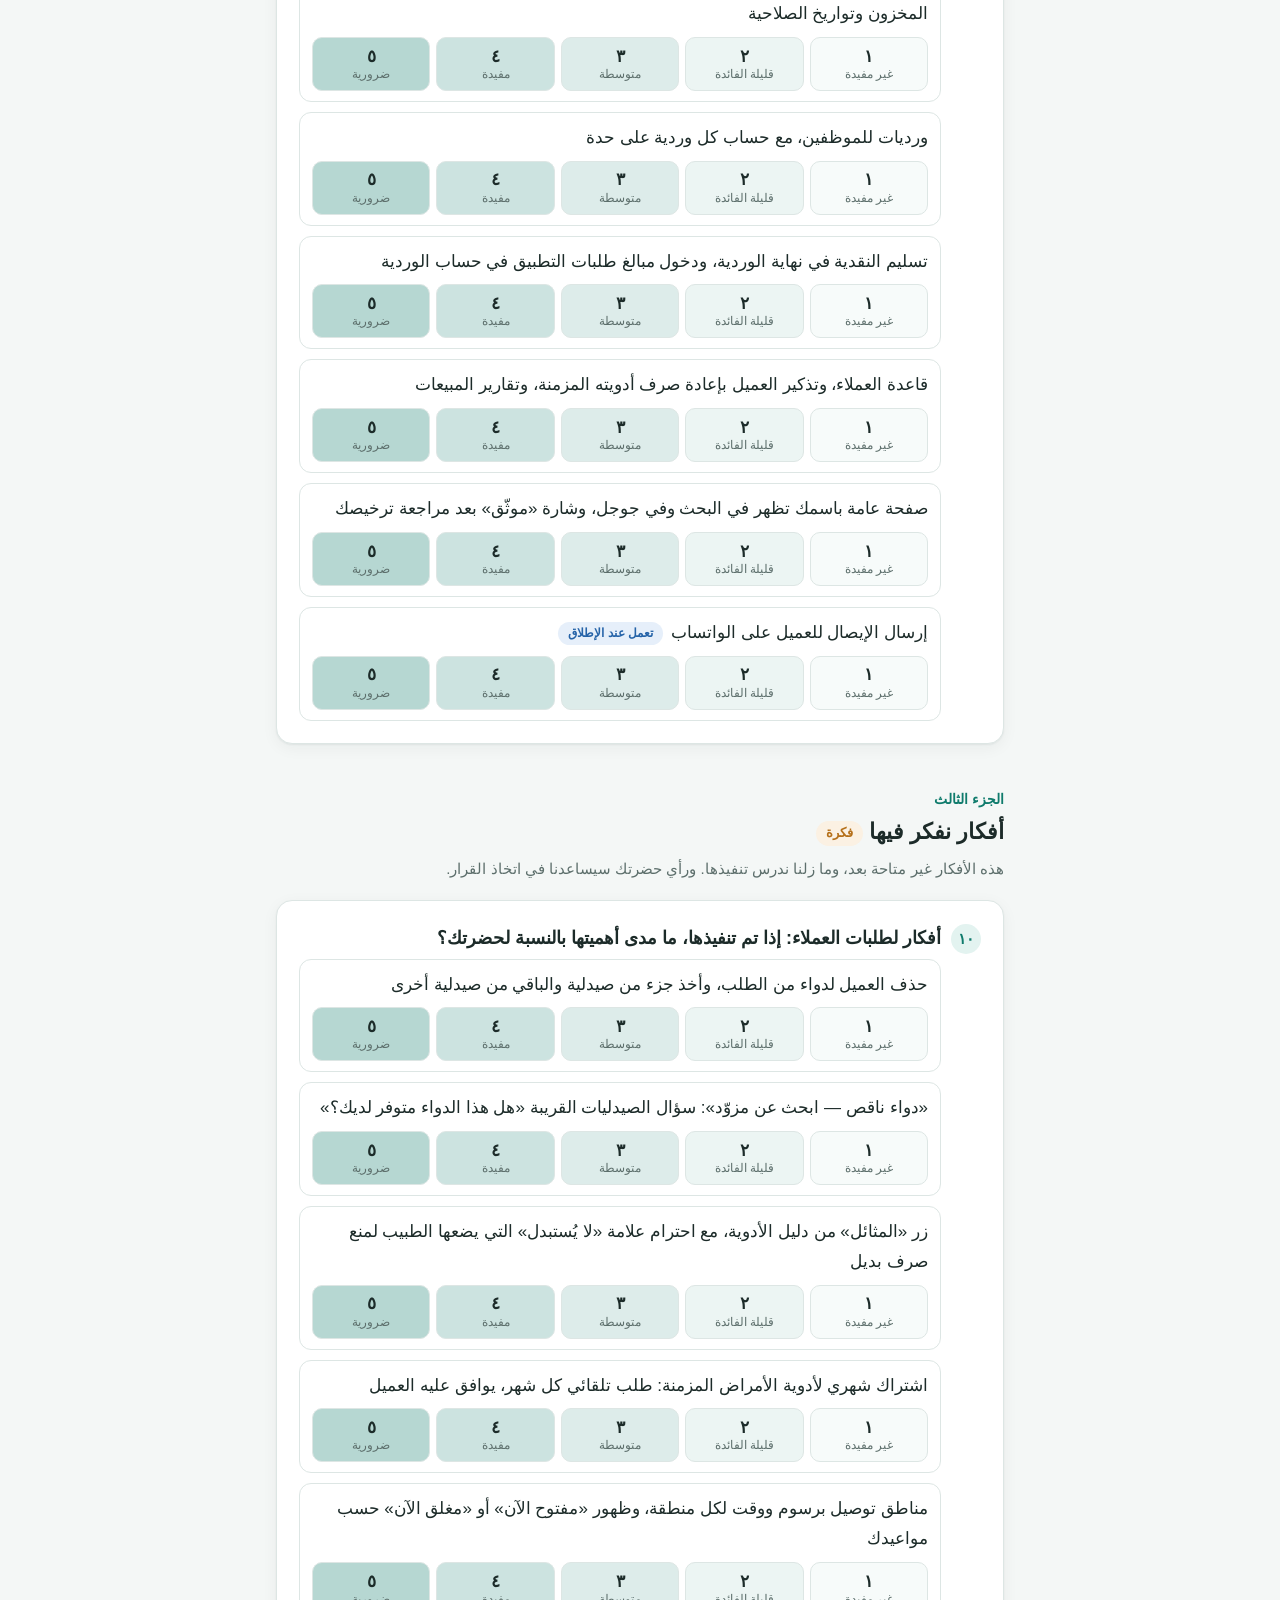
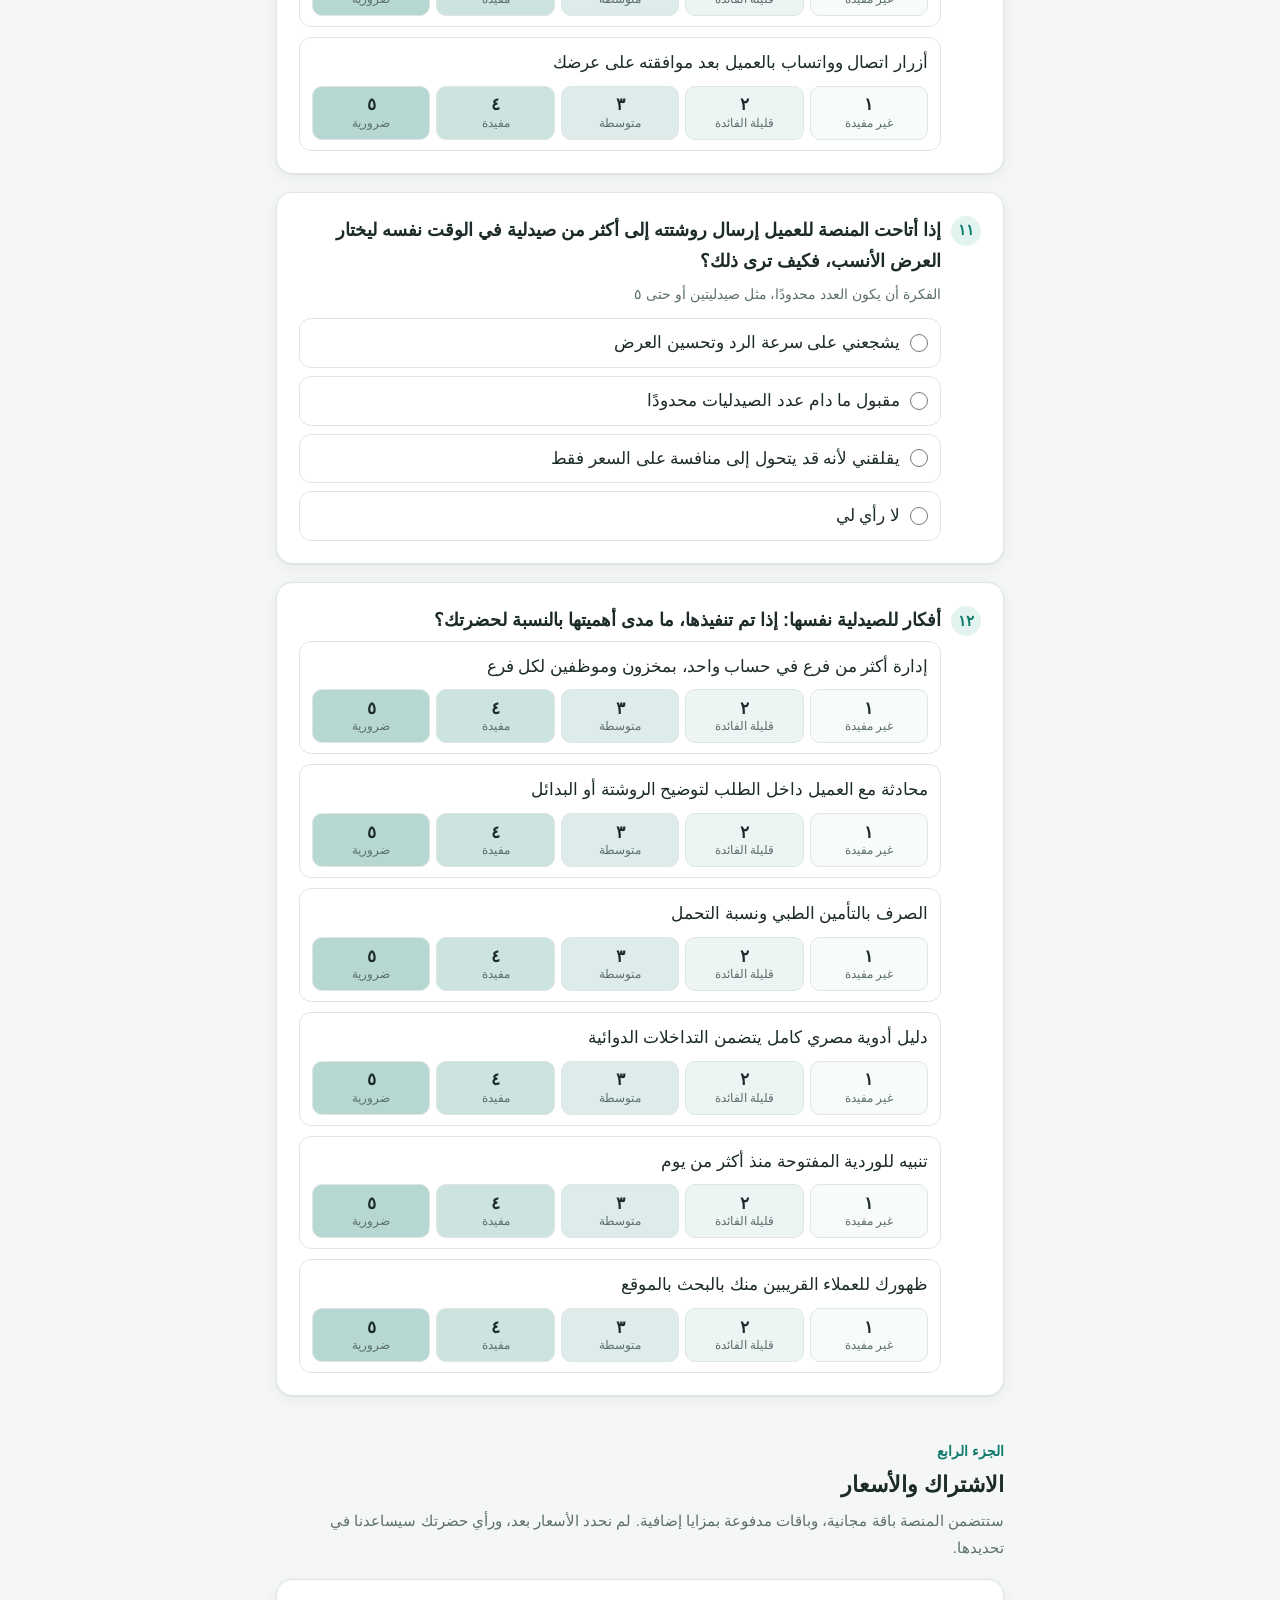
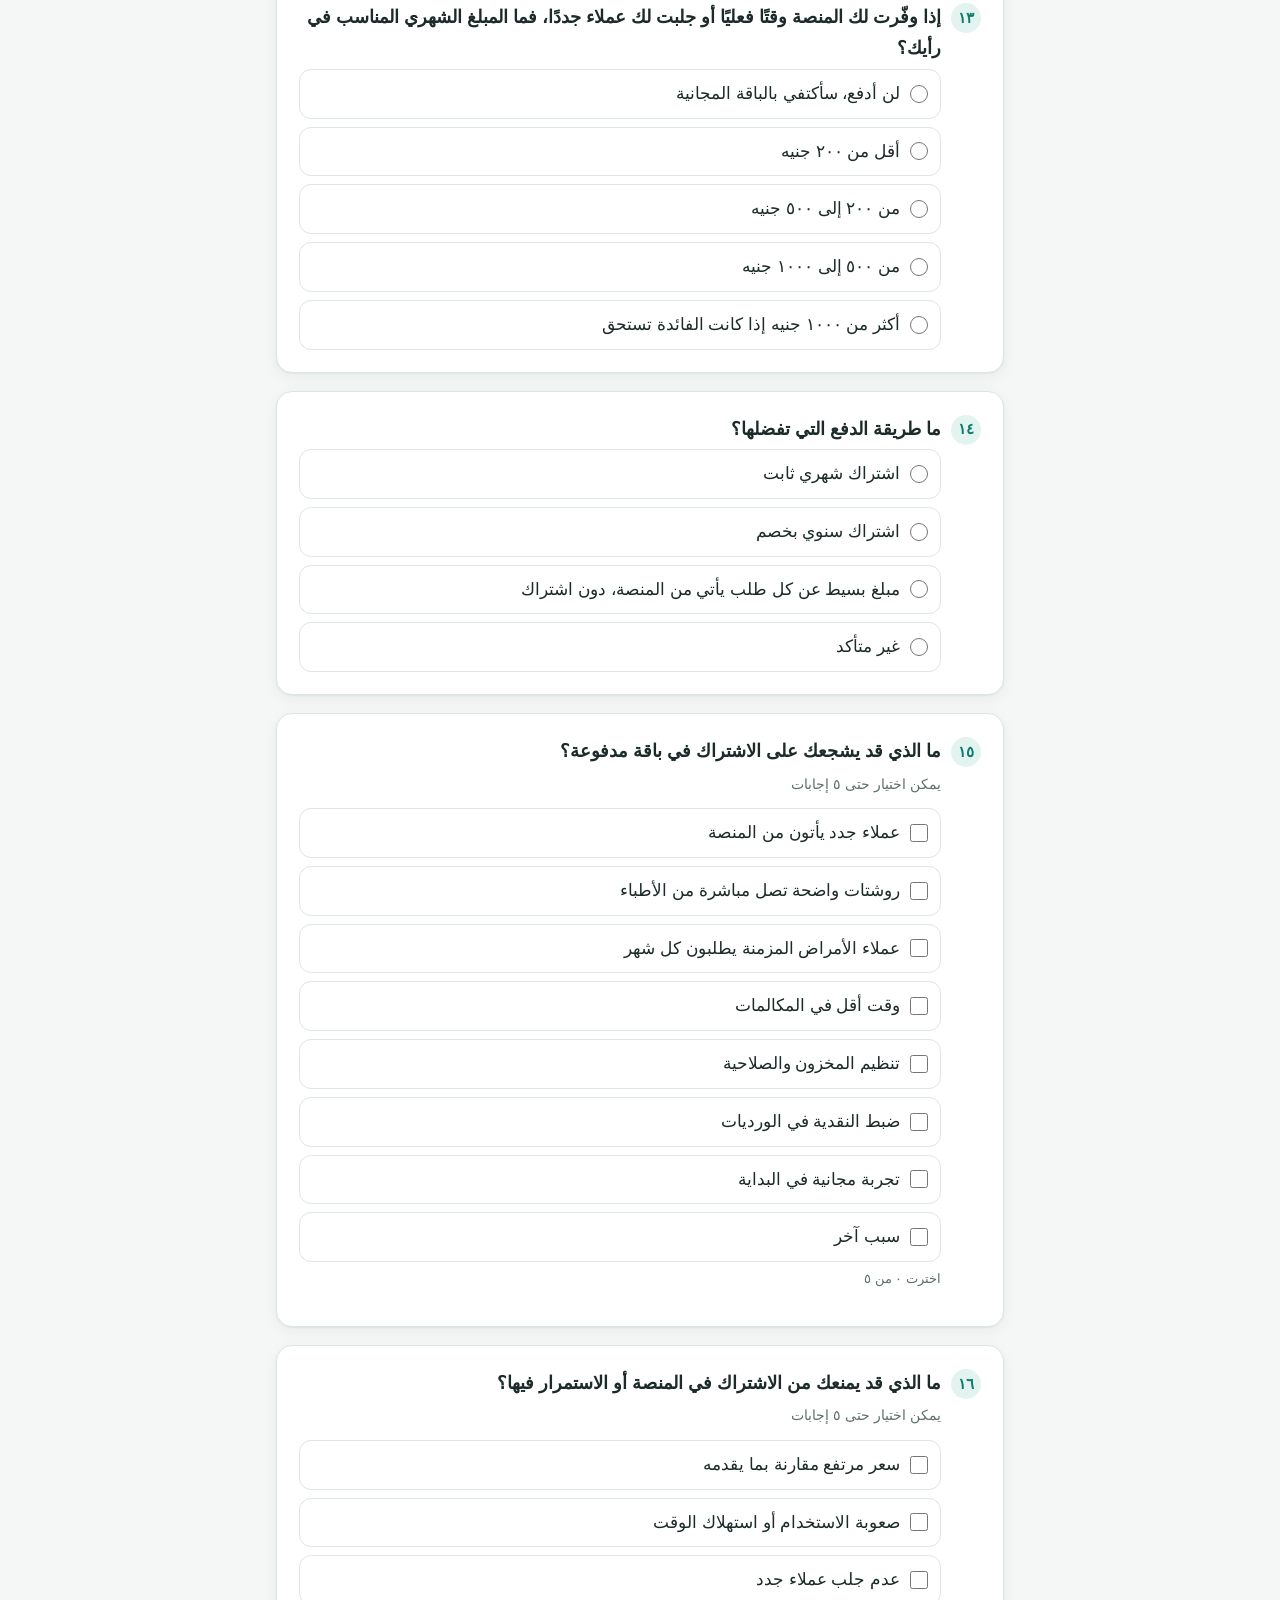
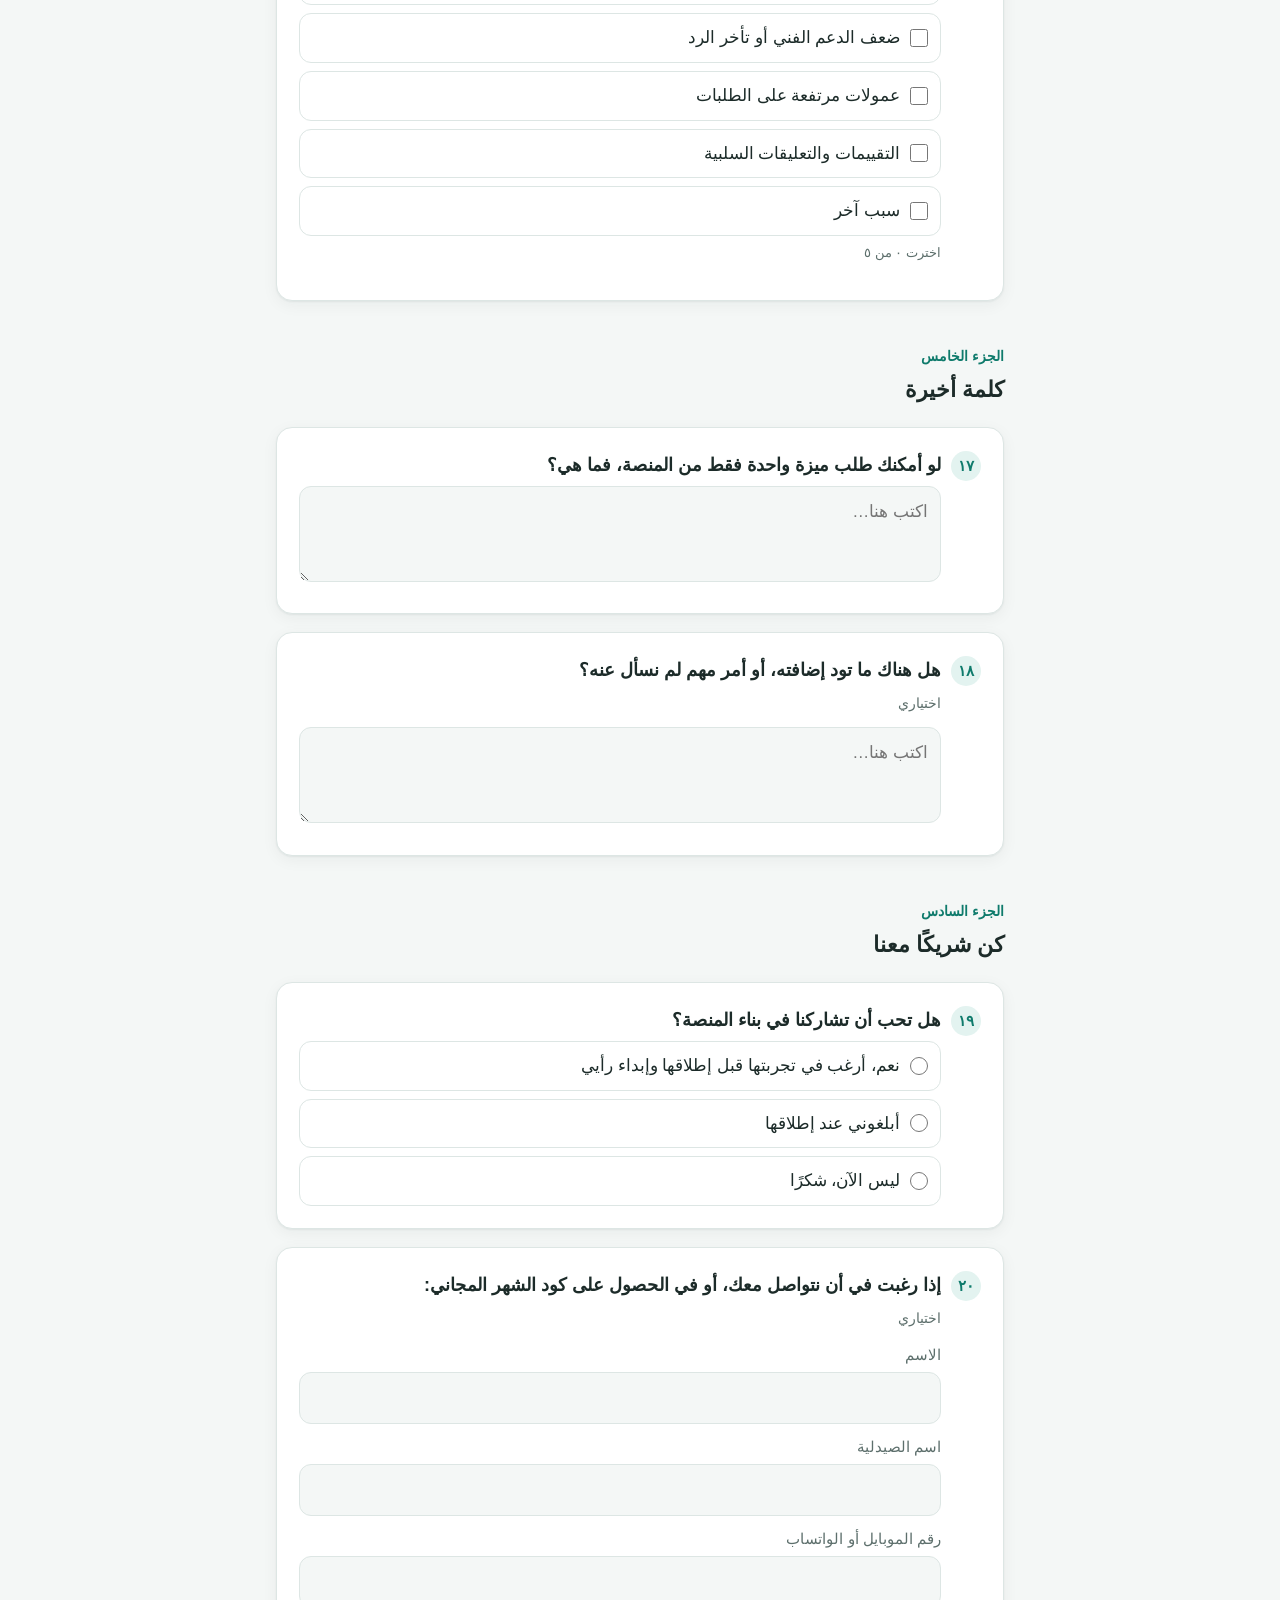
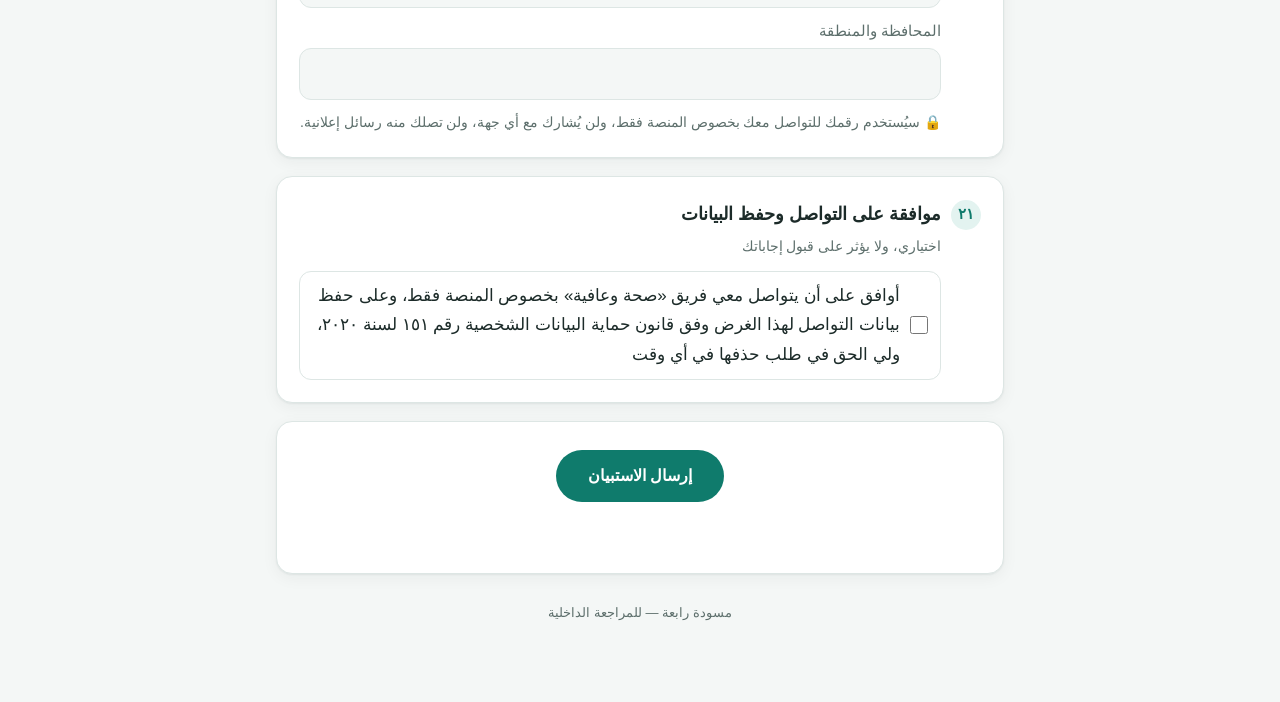
<file: pharmacy-survey.html>
<!doctype html>
<html lang="ar" dir="rtl">

<head>
  <meta charset="utf-8">
  <meta name="viewport" content="width=device-width, initial-scale=1">
  <title>استبيان الصيدليات</title>
  <link rel="stylesheet" href="survey.css">
</head>

<body>

  <div class="bar">
    <div class="bar-in">
      <div class="progress" aria-hidden="true"><i id="pbar"></i></div>
      <span class="pct" id="pct">٠٪</span>
    </div>
  </div>

  <main class="wrap">
    <header class="hero">
      <span class="brand">
        <svg viewBox="0 0 24 24" fill="none" stroke="currentColor" stroke-width="2" stroke-linecap="round"
          stroke-linejoin="round">
          <path d="M12 21s-7-4.4-9.3-9A5.2 5.2 0 0 1 12 6.5 5.2 5.2 0 0 1 21.3 12C19 16.6 12 21 12 21z" />
          <path d="M8 12h2.5l1.5-2.5 2 5 1.5-2.5H17" />
        </svg>
        صحة وعافية
      </span>
      <h1>رأي حضرتك يصنع الفرق</h1>
      <ul class="meta">
        <li>من ٧ إلى ٨ دقائق</li>
        <li>٢١ سؤالًا</li>
        <li>الاسم اختياري</li>
      </ul>
    </header>

    <section class="card intro">
      <p>أهلًا بحضرتك يا دكتور،</p>
      <p>نحن فريق «صحة وعافية»، منصة مصرية تربط الصيدلية بالأطباء والمعامل والمستشفيات وعملائها في مكان واحد: الروشتة
        تصل إلى الصيدلية واضحة، والعرض يُرسل صنفًا بصنف، والطلب يُتابع حتى التسليم.</p>
      <p><b>لماذا نسأل حضرتك؟</b> لأن حضرتك الأدرى بتفاصيل العمل في الصيدلية، من النواقص إلى الوردية. لا نريد أن نبني
        المنصة وفق تصوراتنا فقط، بل وفق الاحتياجات الفعلية لأصحاب المهنة. وسيساعدنا رأيك في تحديد ما نبدأ به، وما نؤجله،
        وما لا حاجة إليه.</p>
      <div class="gift">🎁 عند إكمال الاستبيان وترك رقمك في النهاية، <b>سيصلك كود شهر مجاني</b> عند إطلاق المنصة.</div>
      <div class="privacy">
        <svg viewBox="0 0 24 24" fill="none" stroke="currentColor" stroke-width="2" stroke-linecap="round"
          stroke-linejoin="round">
          <rect x="4" y="10" width="16" height="11" rx="2" />
          <path d="M8 10V7a4 4 0 0 1 8 0v3" />
        </svg>
        <span>تُستخدم إجاباتك لتطوير المنصة فقط، وتُعامل بسرية تامة وتُحلَّل مجمّعةً، ولن تُشارك مع أي جهة خارج فريقنا،
          وذلك وفق قانون حماية البيانات الشخصية رقم ١٥١ لسنة ٢٠٢٠. وبيانات التواصل (إن تركتها) تُحفظ بشكل منفصل عن
          إجاباتك، ولا نستخدمها إلا بموافقتك الصريحة. لن نسألك عن أي بيانات خاصة بالعملاء، ولا عن مبيعات الصيدلية أو
          أرباحها.</span>
      </div>
      <div class="iv iv-guide">
        <b>لمن يُجري المقابلة</b>
        <ul>
          <li>هدفنا الاستماع لا البيع. اترك الصيدلي يتحدث، ولا تقاطعه.</li>
          <li>إذا سأل عن السعر أو موعد الإطلاق: «لم نحدد بعد، ورأي حضرتك سيساعدنا في تحديده». لا تذكر أي رقم أو تاريخ.
          </li>
          <li>إذا سأل عن ميزة ما زالت فكرة، وضّح بصراحة أنها قيد الدراسة، وأن رأيه سيؤثر في قرار تنفيذها.</li>
          <li>لا تسأل عن أرقام المبيعات أو الأرباح، ولا تكتب أي اسم عميل أو دواء يخص شخصًا بعينه.</li>
          <li>الصناديق البنفسجية أسئلة إضافية للمقابلة فقط، ولا تظهر لمن يملأ الاستبيان بنفسه.</li>
        </ul>
      </div>
    </section>

    <section class="card how" aria-label="طريقة التقييم">
      <p class="how-title">في أسئلة التقييم، اختر رقمًا من ١ إلى ٥:</p>
      <div class="how-strip" id="howStrip"></div>
      <div class="how-arrow"><span>١ = غير مفيدة إطلاقًا</span><span>٥ = ضرورية ولا غنى عنها</span></div>
    </section>

    <form id="survey" autocomplete="off" onsubmit="return false"></form>

        <section class="card submit-wrap" id="submitWrap">
      <button class="submit-btn" id="submitBtn" type="button">إرسال الاستبيان</button>
      <p class="submit-status" id="submitStatus"></p>
    </section>

    <section class="card thanks" id="thanksBox" hidden>
      <h2>شكرًا جزيلًا يا دكتور 🌿</h2>
      <p>رأي حضرتك سيُحدث فرقًا حقيقيًا فيما نبنيه.</p>
    </section>

    <p class="draft">مسودة رابعة — للمراجعة الداخلية</p>
  </main>

  <script>
    const LEVELS = ["غير مفيدة", "قليلة الفائدة", "متوسطة", "مفيدة", "ضرورية"];
    const TINT = [0.03, 0.08, 0.14, 0.21, 0.3];
    const PICK5 = "يمكن اختيار حتى ٥ إجابات";

    const SECTIONS = [
      {
        "title": "طبيعة عملك الحالية",
        "questions": [
          {
            "id": "role",
            "type": "single",
            "text": "ما صفتك في الصيدلية؟",
            "options": [
              "صاحب الصيدلية (أقرر الاشتراك)",
              "مدير الصيدلية",
              "صيدلي موظف"
            ],
            "other": "صفة أخرى"
          },
          {
            "id": "size",
            "type": "single",
            "text": "كيف تعمل الصيدلية حاليًا؟",
            "options": [
              "صيدلية واحدة بوردية واحدة",
              "صيدلية واحدة بأكثر من وردية",
              "سلسلة من ٢ إلى ٥ فروع",
              "سلسلة بأكثر من ٥ فروع"
            ]
          },
          {
            "id": "perday",
            "type": "single",
            "cols": true,
            "text": "كم طلبًا أو روشتة تستقبل الصيدلية تقريبًا في اليوم؟",
            "options": [
              "أقل من ٣٠",
              "من ٣٠ إلى ٧٠",
              "من ٧٠ إلى ١٥٠",
              "من ١٥٠ إلى ٣٠٠",
              "أكثر من ٣٠٠"
            ]
          },
          {
            "id": "channels",
            "type": "multi",
            "text": "كيف تصلك الطلبات حاليًا؟",
            "hint": "يمكن اختيار أكثر من إجابة",
            "options": [
              "حضور العميل إلى الصيدلية",
              "بالتليفون",
              "عن طريق الواتساب",
              "تطبيقات التوصيل أو الصيدليات الأونلاين"
            ],
            "other": "طريقة أخرى"
          },
          {
            "id": "supply",
            "type": "multi",
            "text": "كيف تطلب النواقص من المخازن حاليًا؟",
            "hint": "يمكن اختيار أكثر من إجابة",
            "options": [
              "مندوب المخزن يزور الصيدلية",
              "بالتليفون أو الواتساب",
              "تطبيق خاص بالطلب",
              "من الشركة مباشرة"
            ],
            "other": "طريقة أخرى"
          },
          {
            "id": "supply_pain",
            "type": "open",
            "optional": true,
            "text": "وما أكثر ما يتعبك في طلب النواقص؟",
            "hint": "اختياري"
          },
          {
            "id": "pains",
            "type": "multi",
            "max": 5,
            "text": "ما أكثر الأمور التي تعطّل عملك اليومي أو تسبب لك إزعاجًا؟",
            "hint": "يمكن اختيار حتى ٥ إجابات",
            "options": [
              "نواقص الأدوية وصعوبة توفيرها",
              "الروشتات غير الواضحة",
              "كثرة المكالمات للسؤال عن السعر والتوفر",
              "أدوية قاربت صلاحيتها على الانتهاء",
              "متابعة المخزون",
              "تأخر التوصيل أو تكلفته",
              "فروق النقدية في الدرج",
              "نسيان عملاء الأمراض المزمنة لمواعيد أدويتهم",
              "المنافسة على الأسعار"
            ],
            "other": "أمر آخر",
            "interview": "«هل تتذكر آخر مرة حدث فيها ذلك؟ وكيف تصرفت حضرتك؟»"
          },
          {
            "id": "apps",
            "type": "open",
            "text": "هل تستخدم أي برنامج أو تطبيق في الصيدلية؟",
            "hint": "اذكر اسمه، وما يعجبك فيه، وما لا يعجبك"
          }
        ]
      },
      {
        "title": "مزايا جاهزة في المنصة",
        "tag": [
          "now",
          "جاهزة"
        ],
        "lead": "هذه المزايا تم بناؤها بالفعل، وستكون متاحة عند إطلاق المنصة. والمزايا المميزة بعلامة «تعمل عند الإطلاق» في مرحلة التجهيز الأخيرة. ورأي حضرتك يساعدنا في ترتيب الأولويات.",
        "questions": [
          {
            "id": "existing",
            "type": "matrix",
            "text": "ما مدى فائدة كل ميزة منها في عملك؟",
            "rows": [
              "استقبال الروشتة الإلكترونية من الطبيب أو صورة الروشتة الورقية، وتحويلها إلى أصناف مرتبة، مع إمكانية طلب حضور الروشتة الأصلية",
              "عرض سعر صنفًا بصنف: المتوفر والناقص والبديل بنفس المادة الفعالة والتركيز، ويوافق العميل على كل شيء قبل التجهيز",
              "تحذير أحمر إذا تعارض دواء في العرض مع حساسية العميل المسجلة، مع تأكيد إلزامي قبل إرسال العرض",
              "رسوم التوصيل ووقته تظهر للعميل قبل التأكيد",
              "شاشة بيع بالباركود (كاشير الصيدلية) تدعم المرتجعات والخصم وطرق الدفع، مع إدارة المخزون وتواريخ الصلاحية",
              "ورديات للموظفين، مع حساب كل وردية على حدة",
              "تسليم النقدية في نهاية الوردية، ودخول مبالغ طلبات التطبيق في حساب الوردية",
              "قاعدة العملاء، وتذكير العميل بإعادة صرف أدويته المزمنة، وتقارير المبيعات",
              "صفحة عامة باسمك تظهر في البحث وفي جوجل، وشارة «موثّق» بعد مراجعة ترخيصك",
              {
                "text": "إرسال الإيصال للعميل على الواتساب",
                "ready": true
              }
            ],
            "interview": "«أيٌّ منها لو رأيته يعمل أمامك سيشجعك على تجربة المنصة؟»"
          }
        ]
      },
      {
        "title": "أفكار نفكر فيها",
        "tag": [
          "idea",
          "فكرة"
        ],
        "lead": "هذه الأفكار غير متاحة بعد، وما زلنا ندرس تنفيذها. ورأي حضرتك سيساعدنا في اتخاذ القرار.",
        "questions": [
          {
            "id": "ideas_orders",
            "type": "matrix",
            "text": "أفكار لطلبات العملاء: إذا تم تنفيذها، ما مدى أهميتها بالنسبة لحضرتك؟",
            "rows": [
              "حذف العميل لدواء من الطلب، وأخذ جزء من صيدلية والباقي من صيدلية أخرى",
              "«دواء ناقص — ابحث عن مزوّد»: سؤال الصيدليات القريبة «هل هذا الدواء متوفر لديك؟»",
              "زر «المثائل» من دليل الأدوية، مع احترام علامة «لا يُستبدل» التي يضعها الطبيب لمنع صرف بديل",
              "اشتراك شهري لأدوية الأمراض المزمنة: طلب تلقائي كل شهر، يوافق عليه العميل",
              "مناطق توصيل برسوم ووقت لكل منطقة، وظهور «مفتوح الآن» أو «مغلق الآن» حسب مواعيدك",
              "أزرار اتصال وواتساب بالعميل بعد موافقته على عرضك"
            ]
          },
          {
            "id": "multi_rx",
            "type": "single",
            "text": "إذا أتاحت المنصة للعميل إرسال روشتته إلى أكثر من صيدلية في الوقت نفسه ليختار العرض الأنسب، فكيف ترى ذلك؟",
            "hint": "الفكرة أن يكون العدد محدودًا، مثل صيدليتين أو حتى ٥",
            "options": [
              "يشجعني على سرعة الرد وتحسين العرض",
              "مقبول ما دام عدد الصيدليات محدودًا",
              "يقلقني لأنه قد يتحول إلى منافسة على السعر فقط",
              "لا رأي لي"
            ]
          },
          {
            "id": "ideas",
            "type": "matrix",
            "text": "أفكار للصيدلية نفسها: إذا تم تنفيذها، ما مدى أهميتها بالنسبة لحضرتك؟",
            "rows": [
              "إدارة أكثر من فرع في حساب واحد، بمخزون وموظفين لكل فرع",
              "محادثة مع العميل داخل الطلب لتوضيح الروشتة أو البدائل",
              "الصرف بالتأمين الطبي ونسبة التحمل",
              "دليل أدوية مصري كامل يتضمن التداخلات الدوائية",
              "تنبيه للوردية المفتوحة منذ أكثر من يوم",
              "ظهورك للعملاء القريبين منك بالبحث بالموقع"
            ]
          }
        ]
      },
      {
        "title": "الاشتراك والأسعار",
        "lead": "ستتضمن المنصة باقة مجانية، وباقات مدفوعة بمزايا إضافية. لم نحدد الأسعار بعد، ورأي حضرتك سيساعدنا في تحديدها.",
        "questions": [
          {
            "id": "price",
            "type": "single",
            "text": "إذا وفّرت لك المنصة وقتًا فعليًا أو جلبت لك عملاء جددًا، فما المبلغ الشهري المناسب في رأيك؟",
            "options": [
              "لن أدفع، سأكتفي بالباقة المجانية",
              "أقل من ٢٠٠ جنيه",
              "من ٢٠٠ إلى ٥٠٠ جنيه",
              "من ٥٠٠ إلى ١٠٠٠ جنيه",
              "أكثر من ١٠٠٠ جنيه إذا كانت الفائدة تستحق"
            ]
          },
          {
            "id": "paymodel",
            "type": "single",
            "text": "ما طريقة الدفع التي تفضلها؟",
            "options": [
              "اشتراك شهري ثابت",
              "اشتراك سنوي بخصم",
              "مبلغ بسيط عن كل طلب يأتي من المنصة، دون اشتراك",
              "غير متأكد"
            ]
          },
          {
            "id": "join",
            "type": "multi",
            "max": 5,
            "text": "ما الذي قد يشجعك على الاشتراك في باقة مدفوعة؟",
            "hint": "يمكن اختيار حتى ٥ إجابات",
            "options": [
              "عملاء جدد يأتون من المنصة",
              "روشتات واضحة تصل مباشرة من الأطباء",
              "عملاء الأمراض المزمنة يطلبون كل شهر",
              "وقت أقل في المكالمات",
              "تنظيم المخزون والصلاحية",
              "ضبط النقدية في الورديات",
              "تجربة مجانية في البداية"
            ],
            "other": "سبب آخر"
          },
          {
            "id": "leave",
            "type": "multi",
            "max": 5,
            "text": "ما الذي قد يمنعك من الاشتراك في المنصة أو الاستمرار فيها؟",
            "hint": "يمكن اختيار حتى ٥ إجابات",
            "options": [
              "سعر مرتفع مقارنة بما يقدمه",
              "صعوبة الاستخدام أو استهلاك الوقت",
              "عدم جلب عملاء جدد",
              "ضعف الدعم الفني أو تأخر الرد",
              "عمولات مرتفعة على الطلبات",
              "التقييمات والتعليقات السلبية"
            ],
            "other": "سبب آخر"
          }
        ]
      },
      {
        "title": "كلمة أخيرة",
        "questions": [
          {
            "id": "wish",
            "type": "open",
            "text": "لو أمكنك طلب ميزة واحدة فقط من المنصة، فما هي؟"
          },
          {
            "id": "extra",
            "type": "open",
            "optional": true,
            "text": "هل هناك ما تود إضافته، أو أمر مهم لم نسأل عنه؟",
            "hint": "اختياري"
          }
        ]
      },
      {
        "title": "كن شريكًا معنا",
        "questions": [
          {
            "id": "partner",
            "type": "single",
            "text": "هل تحب أن تشاركنا في بناء المنصة؟",
            "options": [
              "نعم، أرغب في تجربتها قبل إطلاقها وإبداء رأيي",
              "أبلغوني عند إطلاقها",
              "ليس الآن، شكرًا"
            ]
          },
          {
            "id": "contact",
            "type": "fields",
            "optional": true,
            "text": "إذا رغبت في أن نتواصل معك، أو في الحصول على كود الشهر المجاني:",
            "hint": "اختياري",
            "fields": [
              "الاسم",
              "اسم الصيدلية",
              "رقم الموبايل أو الواتساب",
              "المحافظة والمنطقة"
            ],
            "note": "سيُستخدم رقمك للتواصل معك بخصوص المنصة فقط، ولن يُشارك مع أي جهة، ولن تصلك منه رسائل إعلانية."
          },
          {
            "id": "consent",
            "type": "multi",
            "optional": true,
            "text": "موافقة على التواصل وحفظ البيانات",
            "hint": "اختياري، ولا يؤثر على قبول إجاباتك",
            "options": [
              "أوافق على أن يتواصل معي فريق «صحة وعافية» بخصوص المنصة فقط، وعلى حفظ بيانات التواصل لهذا الغرض وفق قانون حماية البيانات الشخصية رقم ١٥١ لسنة ٢٠٢٠، ولي الحق في طلب حذفها في أي وقت"
            ]
          }
        ]
      }
    ];

    const ORD = ["الأول", "الثاني", "الثالث", "الرابع", "الخامس", "السادس", "السابع", "الثامن"];
    const AR = (n) => String(n).replace(/\d/g, (d) => "٠١٢٣٤٥٦٧٨٩"[d]);
    const el = (tag, attrs = {}, ...kids) => {
      const e = document.createElement(tag);
      for (const [k, v] of Object.entries(attrs)) {
        if (k === "class") e.className = v; else if (k === "text") e.textContent = v; else e.setAttribute(k, v);
      }
      for (const k of kids) if (k) e.append(k);
      return e;
    };

    // Legend strip at the top
    const strip = document.getElementById("howStrip");
    LEVELS.forEach((w, i) => {
      const d = el("div", {}, el("b", { text: AR(i + 1) }), el("span", { text: w }));
      d.style.background = `rgba(var(--brand-rgb), ${TINT[i] + 0.04})`;
      strip.append(d);
    });

    const form = document.getElementById("survey");

    function option(type, name, value) {
      return el("label", { class: "opt" }, el("input", { type, name, value }), el("span", { text: value }));
    }
    function scale(name) {
      const s = el("div", { class: "scale", role: "radiogroup" });
      LEVELS.forEach((w, i) => {
        const span = el("span", {}, el("b", { text: AR(i + 1) }), el("small", { text: w }));
        span.style.setProperty("--t", TINT[i]);
        s.append(el("label", {}, el("input", { type: "radio", name, value: i + 1, "aria-label": AR(i + 1) + " — " + w }), span));
      });
      return s;
    }

    let secIndex = 0;
    SECTIONS.forEach((sec) => {
      const box = el("div", { class: "sec" + (sec.theme ? " " + sec.theme : "") + (sec.showIf ? " cond" : "") });
      if (sec.showIf) { box.dataset.ifQ = sec.showIf[0]; box.dataset.ifV = sec.showIf[1]; }
      const head = el("div", { class: "sec-head" },
        el("span", { class: "sec-num", text: sec.label || "الجزء " + ORD[secIndex++] }));
      const h2 = el("h2", { text: sec.title });
      if (sec.tag) h2.append(el("span", { class: "tag " + sec.tag[0], text: sec.tag[1] }));
      head.append(h2);
      box.append(head);
      if (sec.lead) box.append(el("p", { class: "sec-lead", text: sec.lead }));
      if (sec.leadBox) box.append(el("div", { class: "sec-lead-box", text: sec.leadBox }));

      for (const q of sec.questions) {
        const card = el("section", { class: "card q", id: "q-" + q.id });
        if (q.optional) card.dataset.optional = "1";
        card.append(el("p", { class: "q-title" }, el("span", { class: "q-n" }), el("span", { text: q.text })));
        if (q.desc) card.append(el("p", { class: "q-desc", text: q.desc }));
        if (q.hint) card.append(el("p", { class: "q-hint", text: q.hint }));

        const body = el("div", { class: "q-body" });
        if (q.type === "single" || q.type === "multi") {
          const type = q.type === "single" ? "radio" : "checkbox";
          const opts = el("div", { class: "opts" + (q.cols ? " cols" : "") });
          q.options.forEach((o) => opts.append(option(type, q.id, o)));
          if (q.other) opts.append(option(type, q.id, q.other));
          body.append(opts);
          if (q.other) body.append(el("input", { type: "text", class: "other-in", placeholder: "اكتب هنا…", "aria-label": q.other, hidden: "" }));
          if (q.max) { card.dataset.max = q.max; body.append(el("p", { class: "count" })); }
        } else if (q.type === "matrix") {
          const rows = el("div", { class: "rows" });
          q.rows.forEach((r, i) => {
            const p = el("p", { class: "row-text", text: typeof r === "string" ? r : r.text });
            if (r.ready) p.append(el("span", { class: "tag ready", text: "تعمل عند الإطلاق" }));
            rows.append(el("div", { class: "row" }, p, scale(q.id + "-" + i)));
          });
          body.append(rows);
        } else if (q.type === "scale") {
          body.append(scale(q.id));
        } else if (q.type === "open") {
          body.append(el("textarea", { name: q.id, placeholder: "اكتب هنا…", "aria-label": q.text }));
        } else if (q.type === "fields") {
          q.fields.forEach((f, i) => body.append(el("div", { class: "field" }, el("label", { for: q.id + i, text: f }), el("input", { type: "text", id: q.id + i, name: q.id + i }))));
        }
        if (q.note) body.append(el("p", { class: "note-line", text: "🔒 " + q.note }));
        card.append(body);
        if (q.interview) card.append(el("div", { class: "iv" }, el("b", { text: "سؤال إضافي للمقابلة" }), el("span", { text: q.interview })));
        box.append(card);
      }
      form.append(box);
    });

    function answered(card) {
      const rows = card.querySelectorAll(".row");
      if (rows.length) {
        let all = true;
        rows.forEach((r) => { const ok = !!r.querySelector("input:checked"); r.classList.toggle("done", ok); if (!ok) all = false; });
        return all;
      }
      if (card.querySelector("input:checked")) return true;
      return [...card.querySelectorAll("textarea, input[type=text]")].some((t) => t.value.trim());
    }
    const shown = (c) => { const k = c.closest(".cond"); return !k || k.classList.contains("show"); };

    function update() {
      document.querySelectorAll(".sec.cond").forEach((s) => {
        const v = form.querySelector(`input[name="${s.dataset.ifQ}"]:checked`)?.value;
        s.classList.toggle("show", v === s.dataset.ifV);
      });
      document.querySelectorAll(".q").forEach((c) => {
        const other = c.querySelector(".other-in");
        if (other) { const opts = c.querySelectorAll(".opt input"); other.hidden = !opts[opts.length - 1].checked; }
        const max = +c.dataset.max;
        if (max) {
          const boxes = [...c.querySelectorAll(".opt input")];
          const n = boxes.filter((b) => b.checked).length;
          boxes.forEach((b) => { b.disabled = n >= max && !b.checked; b.parentElement.classList.toggle("disabled", b.disabled); });
          c.querySelector(".count").textContent = `اخترت ${AR(n)} من ${AR(max)}`;
        }
      });
      const visible = [...document.querySelectorAll(".q")].filter(shown);
      visible.forEach((c, i) => { c.querySelector(".q-n").textContent = AR(i + 1); });
      const counted = visible.filter((c) => !c.dataset.optional);
      let done = 0;
      visible.forEach((c) => { const ok = answered(c); c.classList.toggle("done", ok); if (ok && !c.dataset.optional) done++; });
      const pct = Math.round((done / counted.length) * 100);
      document.getElementById("pbar").style.width = pct + "%";
      document.getElementById("pct").textContent = AR(pct) + "٪";
    }
    form.addEventListener("input", update);
    form.addEventListener("change", update);
    update();

    const ivBtn = document.getElementById("ivBtn");
    if (ivBtn) ivBtn.addEventListener("click", () => ivBtn.setAttribute("aria-pressed", document.body.classList.toggle("interview")));
    const printBtn = document.getElementById("printBtn");
    if (printBtn) printBtn.addEventListener("click", () => window.print());
  </script>
  <script src="survey-handler.js"></script>
</body>

</html>
</file>
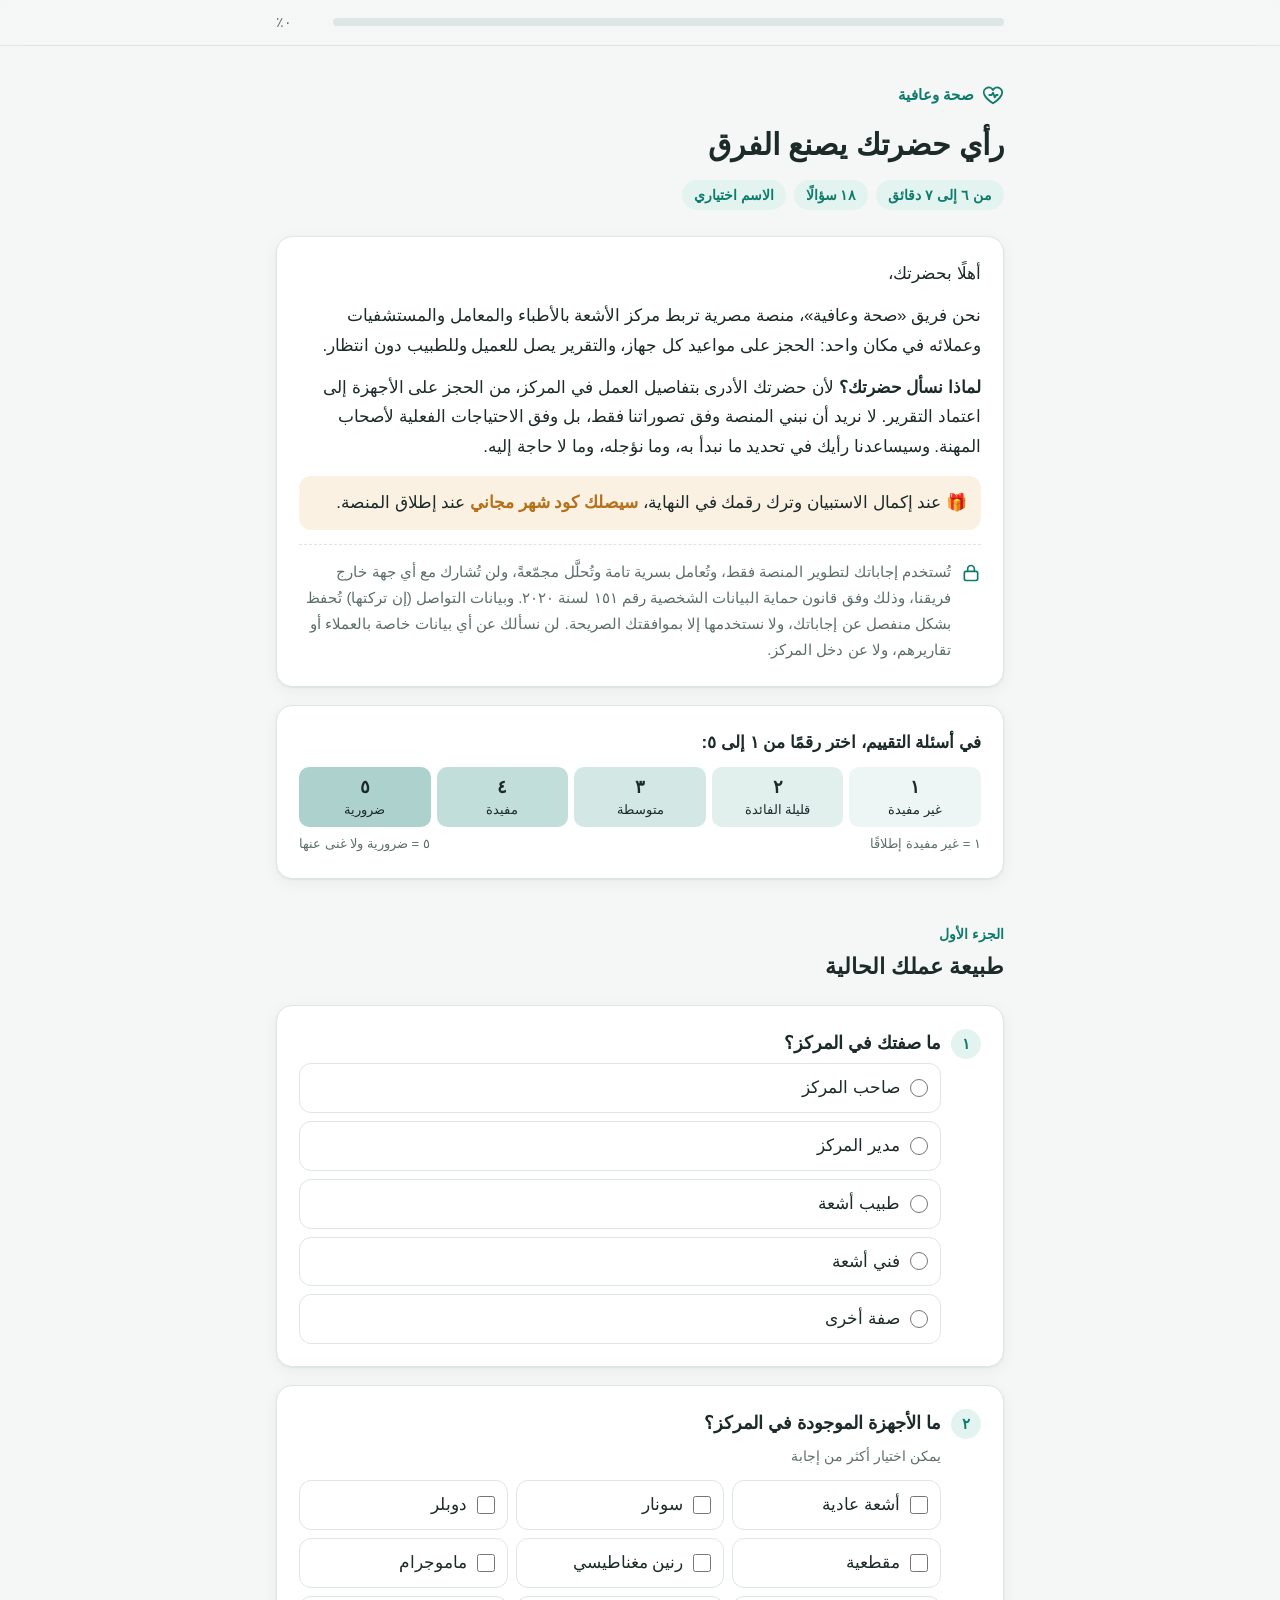
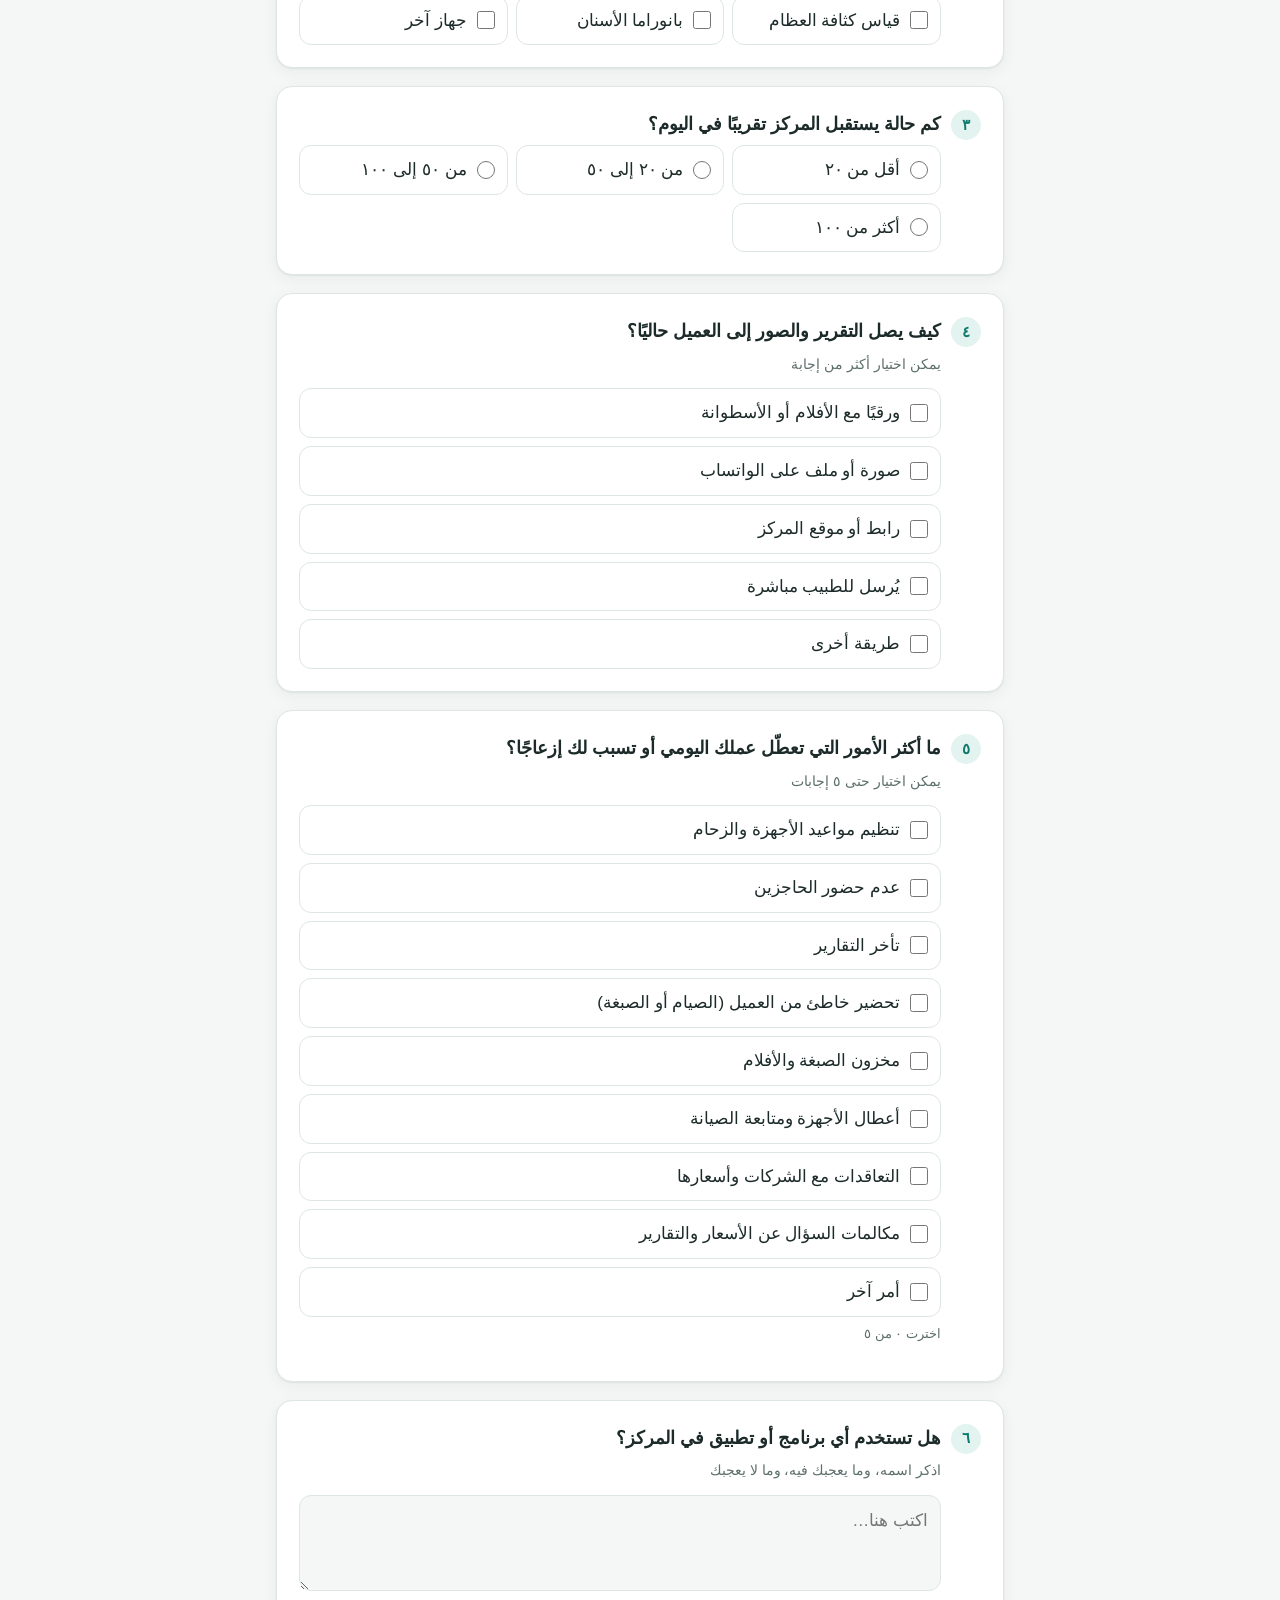
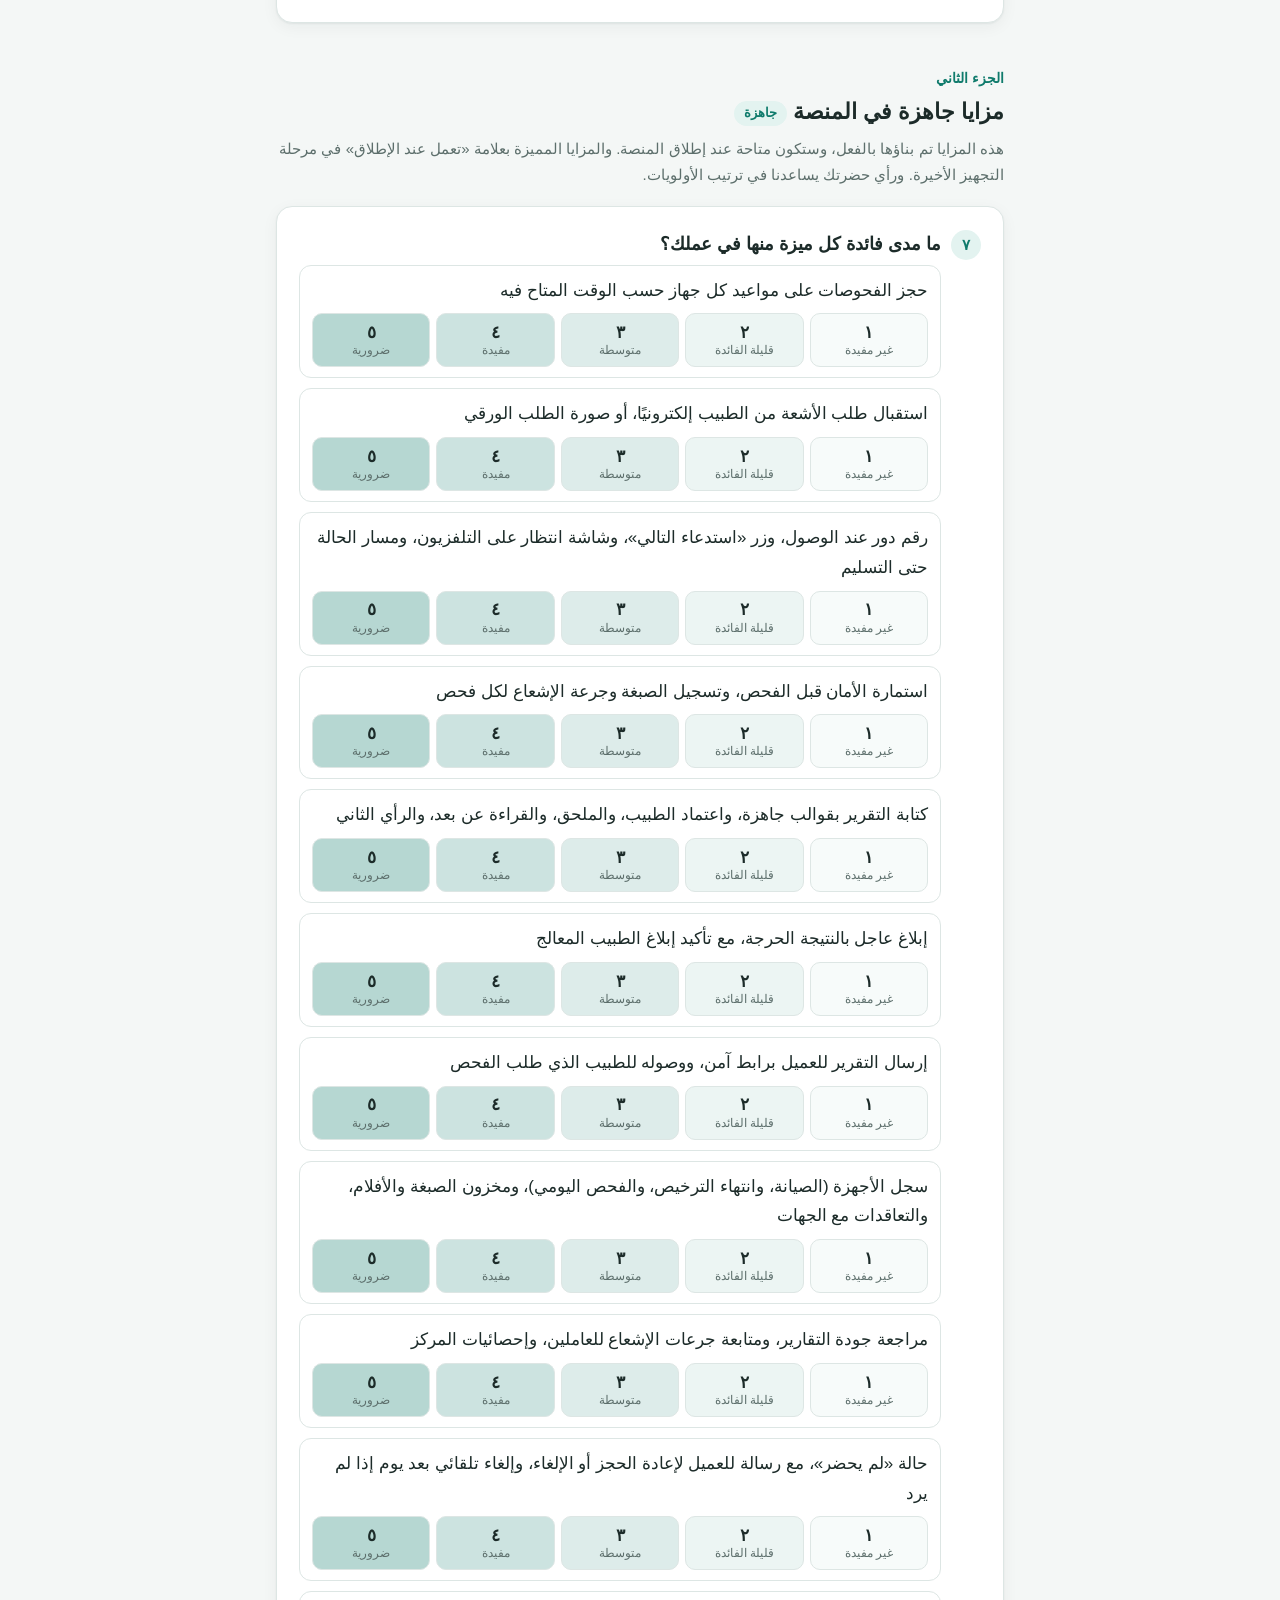
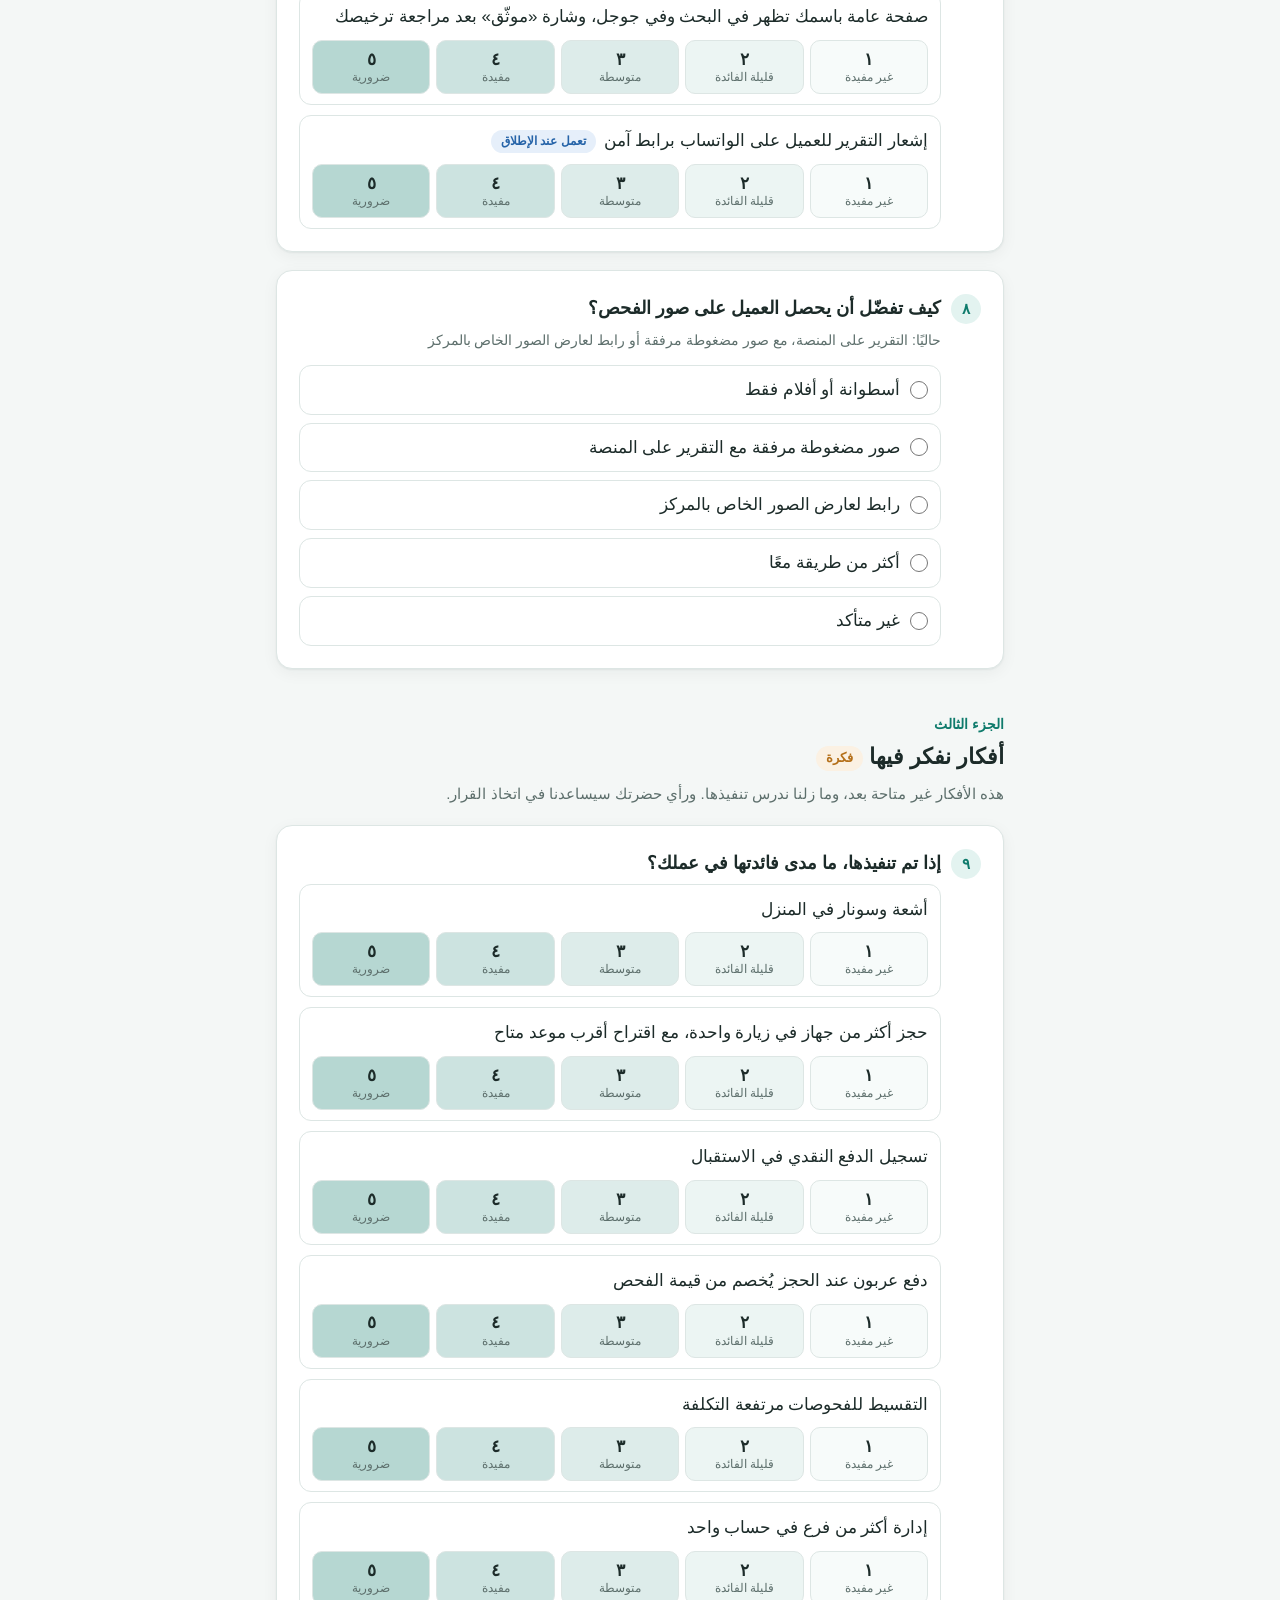
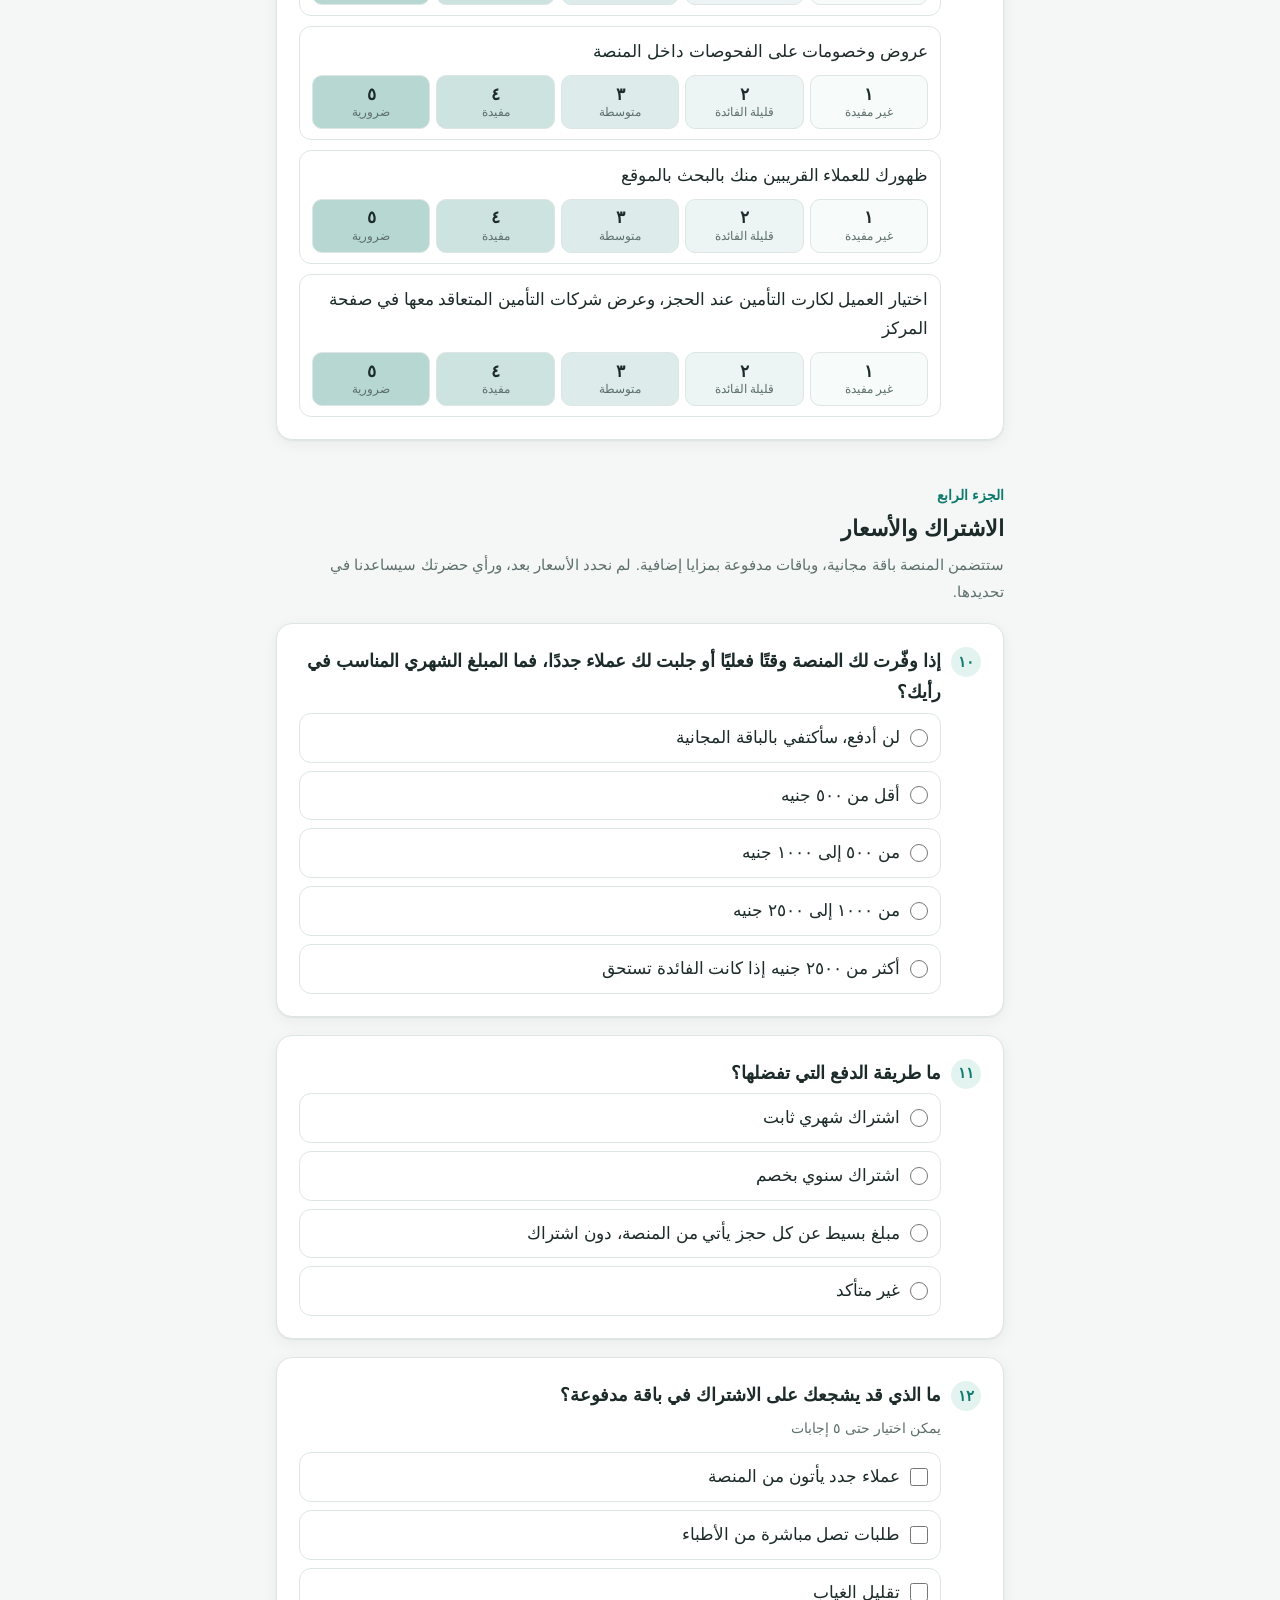
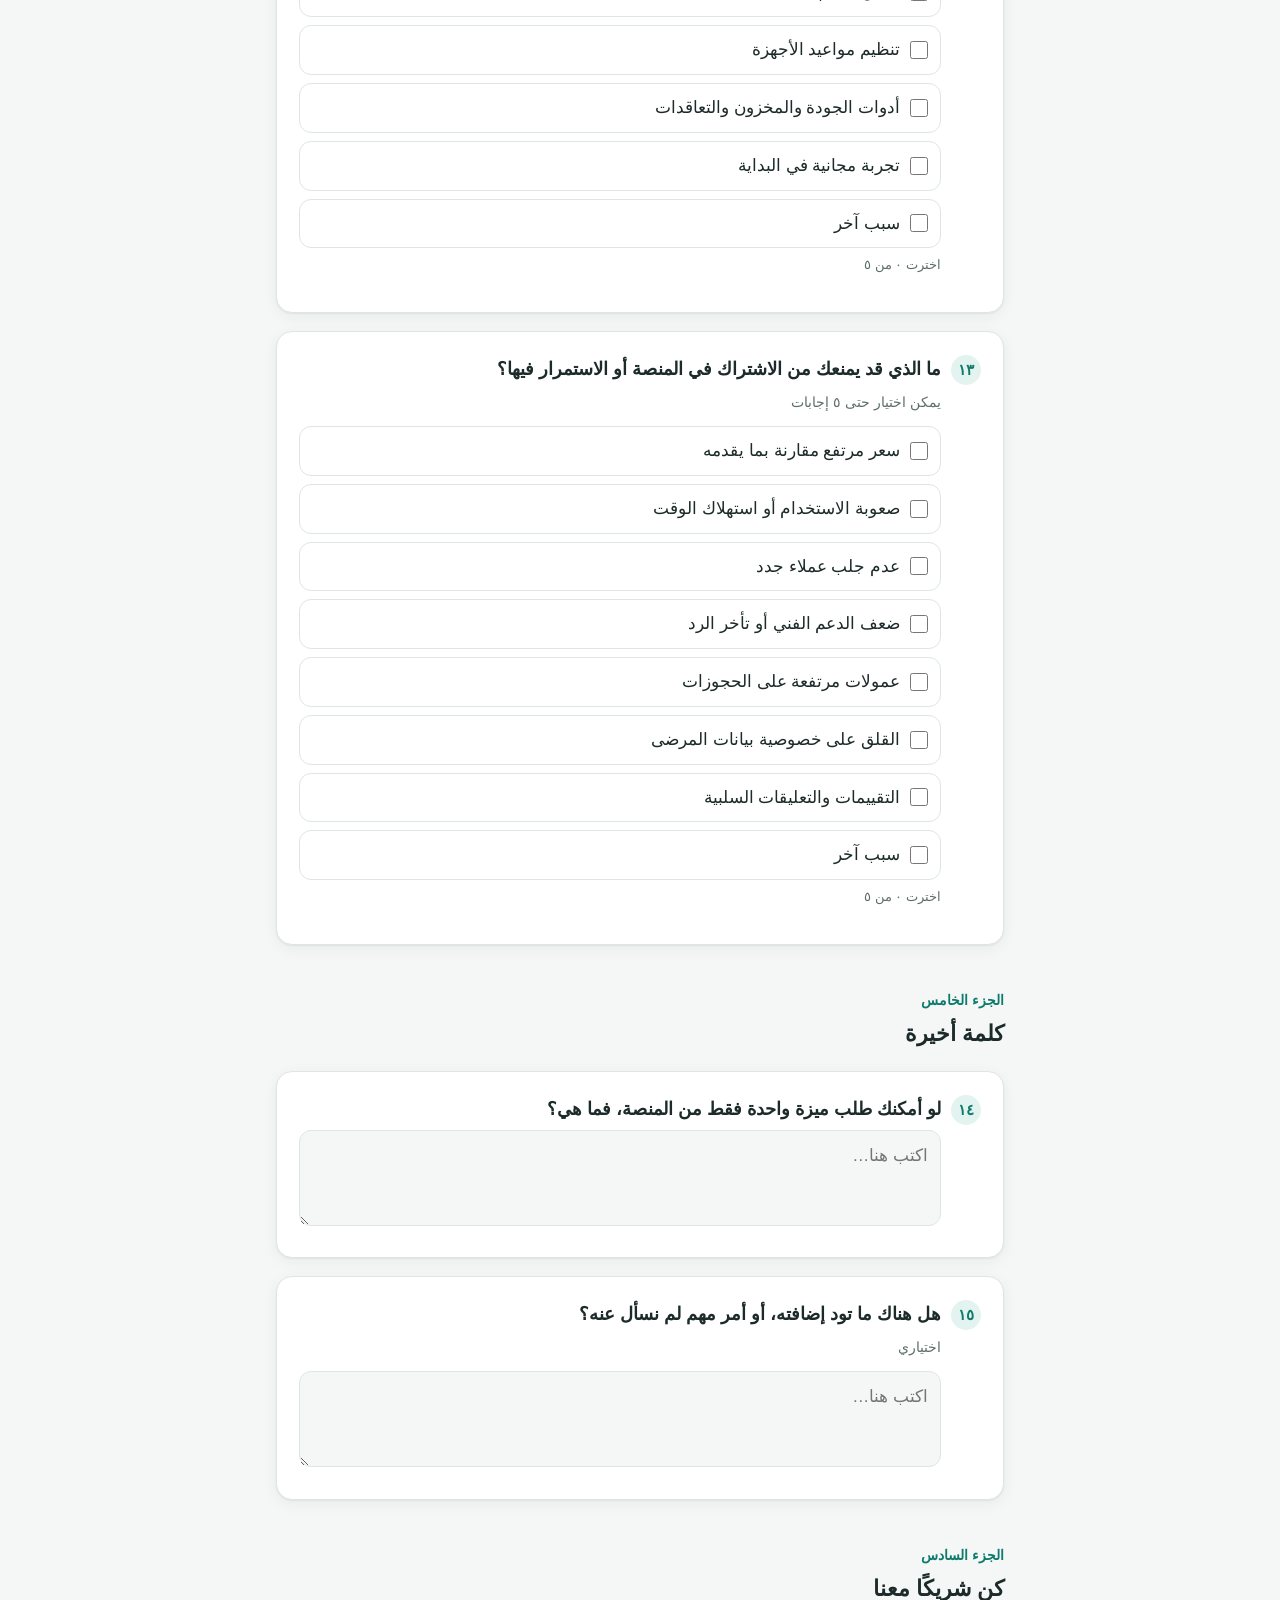
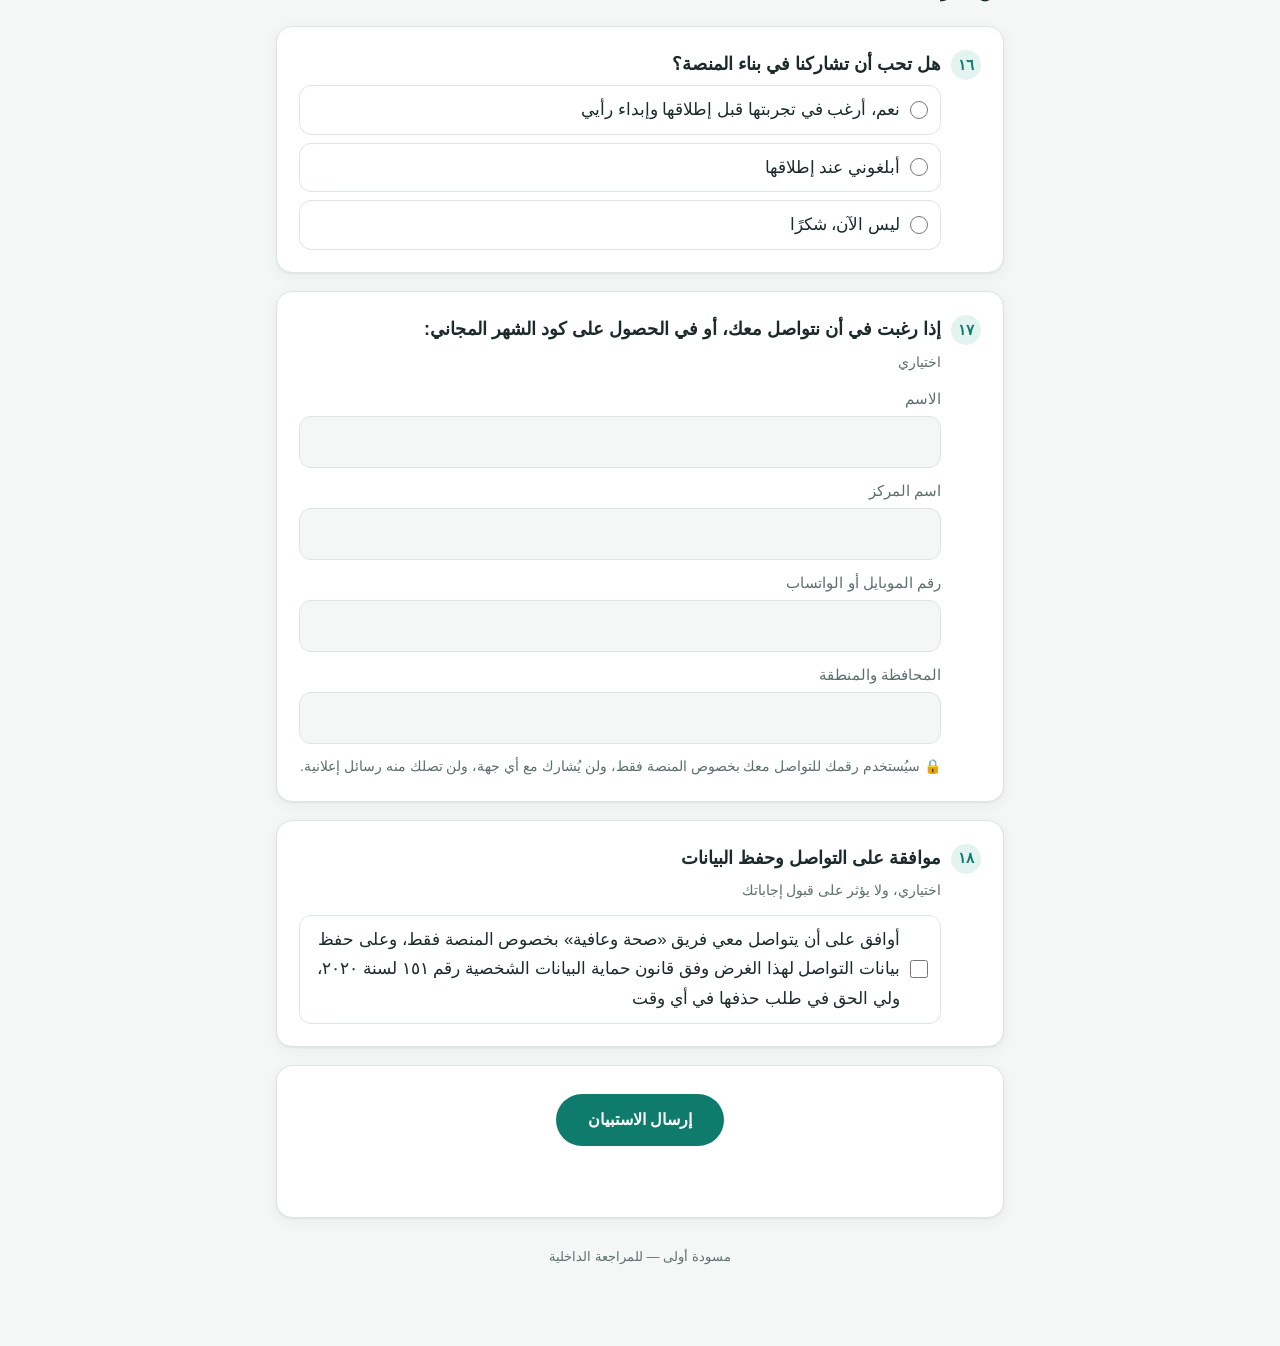
<file: radiology-survey.html>
<!doctype html>
<html lang="ar" dir="rtl">

<head>
  <meta charset="utf-8">
  <meta name="viewport" content="width=device-width, initial-scale=1">
  <title>استبيان مراكز الأشعة</title>
  <link rel="stylesheet" href="survey.css">
</head>

<body>

  <div class="bar">
    <div class="bar-in">
      <div class="progress" aria-hidden="true"><i id="pbar"></i></div>
      <span class="pct" id="pct">٠٪</span>
    </div>
  </div>

  <main class="wrap">
    <header class="hero">
      <span class="brand">
        <svg viewBox="0 0 24 24" fill="none" stroke="currentColor" stroke-width="2" stroke-linecap="round"
          stroke-linejoin="round">
          <path d="M12 21s-7-4.4-9.3-9A5.2 5.2 0 0 1 12 6.5 5.2 5.2 0 0 1 21.3 12C19 16.6 12 21 12 21z" />
          <path d="M8 12h2.5l1.5-2.5 2 5 1.5-2.5H17" />
        </svg>
        صحة وعافية
      </span>
      <h1>رأي حضرتك يصنع الفرق</h1>
      <ul class="meta">
        <li>من ٦ إلى ٧ دقائق</li>
        <li>١٨ سؤالًا</li>
        <li>الاسم اختياري</li>
      </ul>
    </header>

    <section class="card intro">
      <p>أهلًا بحضرتك،</p>
      <p>نحن فريق «صحة وعافية»، منصة مصرية تربط مركز الأشعة بالأطباء والمعامل والمستشفيات وعملائه في مكان واحد: الحجز
        على مواعيد كل جهاز، والتقرير يصل للعميل وللطبيب دون انتظار.</p>
      <p><b>لماذا نسأل حضرتك؟</b> لأن حضرتك الأدرى بتفاصيل العمل في المركز، من الحجز على الأجهزة إلى اعتماد التقرير. لا
        نريد أن نبني المنصة وفق تصوراتنا فقط، بل وفق الاحتياجات الفعلية لأصحاب المهنة. وسيساعدنا رأيك في تحديد ما نبدأ
        به، وما نؤجله، وما لا حاجة إليه.</p>
      <div class="gift">🎁 عند إكمال الاستبيان وترك رقمك في النهاية، <b>سيصلك كود شهر مجاني</b> عند إطلاق المنصة.</div>
      <div class="privacy">
        <svg viewBox="0 0 24 24" fill="none" stroke="currentColor" stroke-width="2" stroke-linecap="round"
          stroke-linejoin="round">
          <rect x="4" y="10" width="16" height="11" rx="2" />
          <path d="M8 10V7a4 4 0 0 1 8 0v3" />
        </svg>
        <span>تُستخدم إجاباتك لتطوير المنصة فقط، وتُعامل بسرية تامة وتُحلَّل مجمّعةً، ولن تُشارك مع أي جهة خارج فريقنا،
          وذلك وفق قانون حماية البيانات الشخصية رقم ١٥١ لسنة ٢٠٢٠. وبيانات التواصل (إن تركتها) تُحفظ بشكل منفصل عن
          إجاباتك، ولا نستخدمها إلا بموافقتك الصريحة. لن نسألك عن أي بيانات خاصة بالعملاء أو تقاريرهم، ولا عن دخل
          المركز.</span>
      </div>
      <div class="iv iv-guide">
        <b>لمن يُجري المقابلة</b>
        <ul>
          <li>هدفنا الاستماع لا البيع. اترك مدير المركز يتحدث، ولا تقاطعه.</li>
          <li>إذا سأل عن السعر أو موعد الإطلاق: «لم نحدد بعد، ورأي حضرتك سيساعدنا في تحديده». لا تذكر أي رقم أو تاريخ.
          </li>
          <li>إذا سأل عن ميزة ما زالت فكرة، وضّح بصراحة أنها قيد الدراسة، وأن رأيه سيؤثر في قرار تنفيذها.</li>
          <li>لا تسأل عن الدخل أو الأرباح، ولا تكتب أي اسم عميل أو تقرير يخص شخصًا بعينه.</li>
          <li>الصناديق البنفسجية أسئلة إضافية للمقابلة فقط، ولا تظهر لمن يملأ الاستبيان بنفسه.</li>
        </ul>
      </div>
    </section>

    <section class="card how" aria-label="طريقة التقييم">
      <p class="how-title">في أسئلة التقييم، اختر رقمًا من ١ إلى ٥:</p>
      <div class="how-strip" id="howStrip"></div>
      <div class="how-arrow"><span>١ = غير مفيدة إطلاقًا</span><span>٥ = ضرورية ولا غنى عنها</span></div>
    </section>

    <form id="survey" autocomplete="off" onsubmit="return false"></form>

        <section class="card submit-wrap" id="submitWrap">
      <button class="submit-btn" id="submitBtn" type="button">إرسال الاستبيان</button>
      <p class="submit-status" id="submitStatus"></p>
    </section>

    <section class="card thanks" id="thanksBox" hidden>
      <h2>شكرًا جزيلًا 🌿</h2>
      <p>رأي حضرتك سيُحدث فرقًا حقيقيًا فيما نبنيه.</p>
    </section>

    <p class="draft">مسودة أولى — للمراجعة الداخلية</p>
  </main>

  <script>
    const LEVELS = ["غير مفيدة", "قليلة الفائدة", "متوسطة", "مفيدة", "ضرورية"];
    const TINT = [0.03, 0.08, 0.14, 0.21, 0.3];
    const PICK5 = "يمكن اختيار حتى ٥ إجابات";

    const SECTIONS = [
      {
        "title": "طبيعة عملك الحالية",
        "questions": [
          {
            "id": "role",
            "type": "single",
            "text": "ما صفتك في المركز؟",
            "options": [
              "صاحب المركز",
              "مدير المركز",
              "طبيب أشعة",
              "فني أشعة"
            ],
            "other": "صفة أخرى"
          },
          {
            "id": "devices",
            "type": "multi",
            "cols": true,
            "text": "ما الأجهزة الموجودة في المركز؟",
            "hint": "يمكن اختيار أكثر من إجابة",
            "options": [
              "أشعة عادية",
              "سونار",
              "دوبلر",
              "مقطعية",
              "رنين مغناطيسي",
              "ماموجرام",
              "قياس كثافة العظام",
              "بانوراما الأسنان"
            ],
            "other": "جهاز آخر"
          },
          {
            "id": "perday",
            "type": "single",
            "cols": true,
            "text": "كم حالة يستقبل المركز تقريبًا في اليوم؟",
            "options": [
              "أقل من ٢٠",
              "من ٢٠ إلى ٥٠",
              "من ٥٠ إلى ١٠٠",
              "أكثر من ١٠٠"
            ]
          },
          {
            "id": "delivery",
            "type": "multi",
            "text": "كيف يصل التقرير والصور إلى العميل حاليًا؟",
            "hint": "يمكن اختيار أكثر من إجابة",
            "options": [
              "ورقيًا مع الأفلام أو الأسطوانة",
              "صورة أو ملف على الواتساب",
              "رابط أو موقع المركز",
              "يُرسل للطبيب مباشرة"
            ],
            "other": "طريقة أخرى"
          },
          {
            "id": "pains",
            "type": "multi",
            "max": 5,
            "text": "ما أكثر الأمور التي تعطّل عملك اليومي أو تسبب لك إزعاجًا؟",
            "hint": "يمكن اختيار حتى ٥ إجابات",
            "options": [
              "تنظيم مواعيد الأجهزة والزحام",
              "عدم حضور الحاجزين",
              "تأخر التقارير",
              "تحضير خاطئ من العميل (الصيام أو الصبغة)",
              "مخزون الصبغة والأفلام",
              "أعطال الأجهزة ومتابعة الصيانة",
              "التعاقدات مع الشركات وأسعارها",
              "مكالمات السؤال عن الأسعار والتقارير"
            ],
            "other": "أمر آخر",
            "interview": "«هل تتذكر آخر مرة حدث فيها ذلك؟ وكيف تصرفت حضرتك؟»"
          },
          {
            "id": "apps",
            "type": "open",
            "text": "هل تستخدم أي برنامج أو تطبيق في المركز؟",
            "hint": "اذكر اسمه، وما يعجبك فيه، وما لا يعجبك"
          }
        ]
      },
      {
        "title": "مزايا جاهزة في المنصة",
        "tag": [
          "now",
          "جاهزة"
        ],
        "lead": "هذه المزايا تم بناؤها بالفعل، وستكون متاحة عند إطلاق المنصة. والمزايا المميزة بعلامة «تعمل عند الإطلاق» في مرحلة التجهيز الأخيرة. ورأي حضرتك يساعدنا في ترتيب الأولويات.",
        "questions": [
          {
            "id": "existing",
            "type": "matrix",
            "text": "ما مدى فائدة كل ميزة منها في عملك؟",
            "rows": [
              "حجز الفحوصات على مواعيد كل جهاز حسب الوقت المتاح فيه",
              "استقبال طلب الأشعة من الطبيب إلكترونيًا، أو صورة الطلب الورقي",
              "رقم دور عند الوصول، وزر «استدعاء التالي»، وشاشة انتظار على التلفزيون، ومسار الحالة حتى التسليم",
              "استمارة الأمان قبل الفحص، وتسجيل الصبغة وجرعة الإشعاع لكل فحص",
              "كتابة التقرير بقوالب جاهزة، واعتماد الطبيب، والملحق، والقراءة عن بعد، والرأي الثاني",
              "إبلاغ عاجل بالنتيجة الحرجة، مع تأكيد إبلاغ الطبيب المعالج",
              "إرسال التقرير للعميل برابط آمن، ووصوله للطبيب الذي طلب الفحص",
              "سجل الأجهزة (الصيانة، وانتهاء الترخيص، والفحص اليومي)، ومخزون الصبغة والأفلام، والتعاقدات مع الجهات",
              "مراجعة جودة التقارير، ومتابعة جرعات الإشعاع للعاملين، وإحصائيات المركز",
              "حالة «لم يحضر»، مع رسالة للعميل لإعادة الحجز أو الإلغاء، وإلغاء تلقائي بعد يوم إذا لم يرد",
              "صفحة عامة باسمك تظهر في البحث وفي جوجل، وشارة «موثّق» بعد مراجعة ترخيصك",
              {
                "text": "إشعار التقرير للعميل على الواتساب برابط آمن",
                "ready": true
              }
            ],
            "interview": "«أيٌّ منها لو رأيته يعمل أمامك سيشجعك على تجربة المنصة؟»"
          },
          {
            "id": "images",
            "type": "single",
            "text": "كيف تفضّل أن يحصل العميل على صور الفحص؟",
            "hint": "حاليًا: التقرير على المنصة، مع صور مضغوطة مرفقة أو رابط لعارض الصور الخاص بالمركز",
            "options": [
              "أسطوانة أو أفلام فقط",
              "صور مضغوطة مرفقة مع التقرير على المنصة",
              "رابط لعارض الصور الخاص بالمركز",
              "أكثر من طريقة معًا",
              "غير متأكد"
            ]
          }
        ]
      },
      {
        "title": "أفكار نفكر فيها",
        "tag": [
          "idea",
          "فكرة"
        ],
        "lead": "هذه الأفكار غير متاحة بعد، وما زلنا ندرس تنفيذها. ورأي حضرتك سيساعدنا في اتخاذ القرار.",
        "questions": [
          {
            "id": "ideas",
            "type": "matrix",
            "text": "إذا تم تنفيذها، ما مدى فائدتها في عملك؟",
            "rows": [
              "أشعة وسونار في المنزل",
              "حجز أكثر من جهاز في زيارة واحدة، مع اقتراح أقرب موعد متاح",
              "تسجيل الدفع النقدي في الاستقبال",
              "دفع عربون عند الحجز يُخصم من قيمة الفحص",
              "التقسيط للفحوصات مرتفعة التكلفة",
              "إدارة أكثر من فرع في حساب واحد",
              "عروض وخصومات على الفحوصات داخل المنصة",
              "ظهورك للعملاء القريبين منك بالبحث بالموقع",
              "اختيار العميل لكارت التأمين عند الحجز، وعرض شركات التأمين المتعاقد معها في صفحة المركز"
            ]
          }
        ]
      },
      {
        "title": "الاشتراك والأسعار",
        "lead": "ستتضمن المنصة باقة مجانية، وباقات مدفوعة بمزايا إضافية. لم نحدد الأسعار بعد، ورأي حضرتك سيساعدنا في تحديدها.",
        "questions": [
          {
            "id": "price",
            "type": "single",
            "text": "إذا وفّرت لك المنصة وقتًا فعليًا أو جلبت لك عملاء جددًا، فما المبلغ الشهري المناسب في رأيك؟",
            "options": [
              "لن أدفع، سأكتفي بالباقة المجانية",
              "أقل من ٥٠٠ جنيه",
              "من ٥٠٠ إلى ١٠٠٠ جنيه",
              "من ١٠٠٠ إلى ٢٥٠٠ جنيه",
              "أكثر من ٢٥٠٠ جنيه إذا كانت الفائدة تستحق"
            ]
          },
          {
            "id": "paymodel",
            "type": "single",
            "text": "ما طريقة الدفع التي تفضلها؟",
            "options": [
              "اشتراك شهري ثابت",
              "اشتراك سنوي بخصم",
              "مبلغ بسيط عن كل حجز يأتي من المنصة، دون اشتراك",
              "غير متأكد"
            ]
          },
          {
            "id": "join",
            "type": "multi",
            "max": 5,
            "text": "ما الذي قد يشجعك على الاشتراك في باقة مدفوعة؟",
            "hint": "يمكن اختيار حتى ٥ إجابات",
            "options": [
              "عملاء جدد يأتون من المنصة",
              "طلبات تصل مباشرة من الأطباء",
              "تقليل الغياب",
              "تنظيم مواعيد الأجهزة",
              "أدوات الجودة والمخزون والتعاقدات",
              "تجربة مجانية في البداية"
            ],
            "other": "سبب آخر"
          },
          {
            "id": "leave",
            "type": "multi",
            "max": 5,
            "text": "ما الذي قد يمنعك من الاشتراك في المنصة أو الاستمرار فيها؟",
            "hint": "يمكن اختيار حتى ٥ إجابات",
            "options": [
              "سعر مرتفع مقارنة بما يقدمه",
              "صعوبة الاستخدام أو استهلاك الوقت",
              "عدم جلب عملاء جدد",
              "ضعف الدعم الفني أو تأخر الرد",
              "عمولات مرتفعة على الحجوزات",
              "القلق على خصوصية بيانات المرضى",
              "التقييمات والتعليقات السلبية"
            ],
            "other": "سبب آخر"
          }
        ]
      },
      {
        "title": "كلمة أخيرة",
        "questions": [
          {
            "id": "wish",
            "type": "open",
            "text": "لو أمكنك طلب ميزة واحدة فقط من المنصة، فما هي؟"
          },
          {
            "id": "extra",
            "type": "open",
            "optional": true,
            "text": "هل هناك ما تود إضافته، أو أمر مهم لم نسأل عنه؟",
            "hint": "اختياري"
          }
        ]
      },
      {
        "title": "كن شريكًا معنا",
        "questions": [
          {
            "id": "partner",
            "type": "single",
            "text": "هل تحب أن تشاركنا في بناء المنصة؟",
            "options": [
              "نعم، أرغب في تجربتها قبل إطلاقها وإبداء رأيي",
              "أبلغوني عند إطلاقها",
              "ليس الآن، شكرًا"
            ]
          },
          {
            "id": "contact",
            "type": "fields",
            "optional": true,
            "text": "إذا رغبت في أن نتواصل معك، أو في الحصول على كود الشهر المجاني:",
            "hint": "اختياري",
            "fields": [
              "الاسم",
              "اسم المركز",
              "رقم الموبايل أو الواتساب",
              "المحافظة والمنطقة"
            ],
            "note": "سيُستخدم رقمك للتواصل معك بخصوص المنصة فقط، ولن يُشارك مع أي جهة، ولن تصلك منه رسائل إعلانية."
          },
          {
            "id": "consent",
            "type": "multi",
            "optional": true,
            "text": "موافقة على التواصل وحفظ البيانات",
            "hint": "اختياري، ولا يؤثر على قبول إجاباتك",
            "options": [
              "أوافق على أن يتواصل معي فريق «صحة وعافية» بخصوص المنصة فقط، وعلى حفظ بيانات التواصل لهذا الغرض وفق قانون حماية البيانات الشخصية رقم ١٥١ لسنة ٢٠٢٠، ولي الحق في طلب حذفها في أي وقت"
            ]
          }
        ]
      }
    ];

    const ORD = ["الأول", "الثاني", "الثالث", "الرابع", "الخامس", "السادس", "السابع", "الثامن"];
    const AR = (n) => String(n).replace(/\d/g, (d) => "٠١٢٣٤٥٦٧٨٩"[d]);
    const el = (tag, attrs = {}, ...kids) => {
      const e = document.createElement(tag);
      for (const [k, v] of Object.entries(attrs)) {
        if (k === "class") e.className = v; else if (k === "text") e.textContent = v; else e.setAttribute(k, v);
      }
      for (const k of kids) if (k) e.append(k);
      return e;
    };

    // Legend strip at the top
    const strip = document.getElementById("howStrip");
    LEVELS.forEach((w, i) => {
      const d = el("div", {}, el("b", { text: AR(i + 1) }), el("span", { text: w }));
      d.style.background = `rgba(var(--brand-rgb), ${TINT[i] + 0.04})`;
      strip.append(d);
    });

    const form = document.getElementById("survey");

    function option(type, name, value) {
      return el("label", { class: "opt" }, el("input", { type, name, value }), el("span", { text: value }));
    }
    function scale(name) {
      const s = el("div", { class: "scale", role: "radiogroup" });
      LEVELS.forEach((w, i) => {
        const span = el("span", {}, el("b", { text: AR(i + 1) }), el("small", { text: w }));
        span.style.setProperty("--t", TINT[i]);
        s.append(el("label", {}, el("input", { type: "radio", name, value: i + 1, "aria-label": AR(i + 1) + " — " + w }), span));
      });
      return s;
    }

    let secIndex = 0;
    SECTIONS.forEach((sec) => {
      const box = el("div", { class: "sec" + (sec.theme ? " " + sec.theme : "") + (sec.showIf ? " cond" : "") });
      if (sec.showIf) { box.dataset.ifQ = sec.showIf[0]; box.dataset.ifV = sec.showIf[1]; }
      const head = el("div", { class: "sec-head" },
        el("span", { class: "sec-num", text: sec.label || "الجزء " + ORD[secIndex++] }));
      const h2 = el("h2", { text: sec.title });
      if (sec.tag) h2.append(el("span", { class: "tag " + sec.tag[0], text: sec.tag[1] }));
      head.append(h2);
      box.append(head);
      if (sec.lead) box.append(el("p", { class: "sec-lead", text: sec.lead }));
      if (sec.leadBox) box.append(el("div", { class: "sec-lead-box", text: sec.leadBox }));

      for (const q of sec.questions) {
        const card = el("section", { class: "card q", id: "q-" + q.id });
        if (q.optional) card.dataset.optional = "1";
        card.append(el("p", { class: "q-title" }, el("span", { class: "q-n" }), el("span", { text: q.text })));
        if (q.desc) card.append(el("p", { class: "q-desc", text: q.desc }));
        if (q.hint) card.append(el("p", { class: "q-hint", text: q.hint }));

        const body = el("div", { class: "q-body" });
        if (q.type === "single" || q.type === "multi") {
          const type = q.type === "single" ? "radio" : "checkbox";
          const opts = el("div", { class: "opts" + (q.cols ? " cols" : "") });
          q.options.forEach((o) => opts.append(option(type, q.id, o)));
          if (q.other) opts.append(option(type, q.id, q.other));
          body.append(opts);
          if (q.other) body.append(el("input", { type: "text", class: "other-in", placeholder: "اكتب هنا…", "aria-label": q.other, hidden: "" }));
          if (q.max) { card.dataset.max = q.max; body.append(el("p", { class: "count" })); }
        } else if (q.type === "matrix") {
          const rows = el("div", { class: "rows" });
          q.rows.forEach((r, i) => {
            const p = el("p", { class: "row-text", text: typeof r === "string" ? r : r.text });
            if (r.ready) p.append(el("span", { class: "tag ready", text: "تعمل عند الإطلاق" }));
            rows.append(el("div", { class: "row" }, p, scale(q.id + "-" + i)));
          });
          body.append(rows);
        } else if (q.type === "scale") {
          body.append(scale(q.id));
        } else if (q.type === "open") {
          body.append(el("textarea", { name: q.id, placeholder: "اكتب هنا…", "aria-label": q.text }));
        } else if (q.type === "fields") {
          q.fields.forEach((f, i) => body.append(el("div", { class: "field" }, el("label", { for: q.id + i, text: f }), el("input", { type: "text", id: q.id + i, name: q.id + i }))));
        }
        if (q.note) body.append(el("p", { class: "note-line", text: "🔒 " + q.note }));
        card.append(body);
        if (q.interview) card.append(el("div", { class: "iv" }, el("b", { text: "سؤال إضافي للمقابلة" }), el("span", { text: q.interview })));
        box.append(card);
      }
      form.append(box);
    });

    function answered(card) {
      const rows = card.querySelectorAll(".row");
      if (rows.length) {
        let all = true;
        rows.forEach((r) => { const ok = !!r.querySelector("input:checked"); r.classList.toggle("done", ok); if (!ok) all = false; });
        return all;
      }
      if (card.querySelector("input:checked")) return true;
      return [...card.querySelectorAll("textarea, input[type=text]")].some((t) => t.value.trim());
    }
    const shown = (c) => { const k = c.closest(".cond"); return !k || k.classList.contains("show"); };

    function update() {
      document.querySelectorAll(".sec.cond").forEach((s) => {
        const v = form.querySelector(`input[name="${s.dataset.ifQ}"]:checked`)?.value;
        s.classList.toggle("show", v === s.dataset.ifV);
      });
      document.querySelectorAll(".q").forEach((c) => {
        const other = c.querySelector(".other-in");
        if (other) { const opts = c.querySelectorAll(".opt input"); other.hidden = !opts[opts.length - 1].checked; }
        const max = +c.dataset.max;
        if (max) {
          const boxes = [...c.querySelectorAll(".opt input")];
          const n = boxes.filter((b) => b.checked).length;
          boxes.forEach((b) => { b.disabled = n >= max && !b.checked; b.parentElement.classList.toggle("disabled", b.disabled); });
          c.querySelector(".count").textContent = `اخترت ${AR(n)} من ${AR(max)}`;
        }
      });
      const visible = [...document.querySelectorAll(".q")].filter(shown);
      visible.forEach((c, i) => { c.querySelector(".q-n").textContent = AR(i + 1); });
      const counted = visible.filter((c) => !c.dataset.optional);
      let done = 0;
      visible.forEach((c) => { const ok = answered(c); c.classList.toggle("done", ok); if (ok && !c.dataset.optional) done++; });
      const pct = Math.round((done / counted.length) * 100);
      document.getElementById("pbar").style.width = pct + "%";
      document.getElementById("pct").textContent = AR(pct) + "٪";
    }
    form.addEventListener("input", update);
    form.addEventListener("change", update);
    update();

    const ivBtn = document.getElementById("ivBtn");
    if (ivBtn) ivBtn.addEventListener("click", () => ivBtn.setAttribute("aria-pressed", document.body.classList.toggle("interview")));
    const printBtn = document.getElementById("printBtn");
    if (printBtn) printBtn.addEventListener("click", () => window.print());
  </script>
  <script src="survey-handler.js"></script>
</body>

</html>
</file>
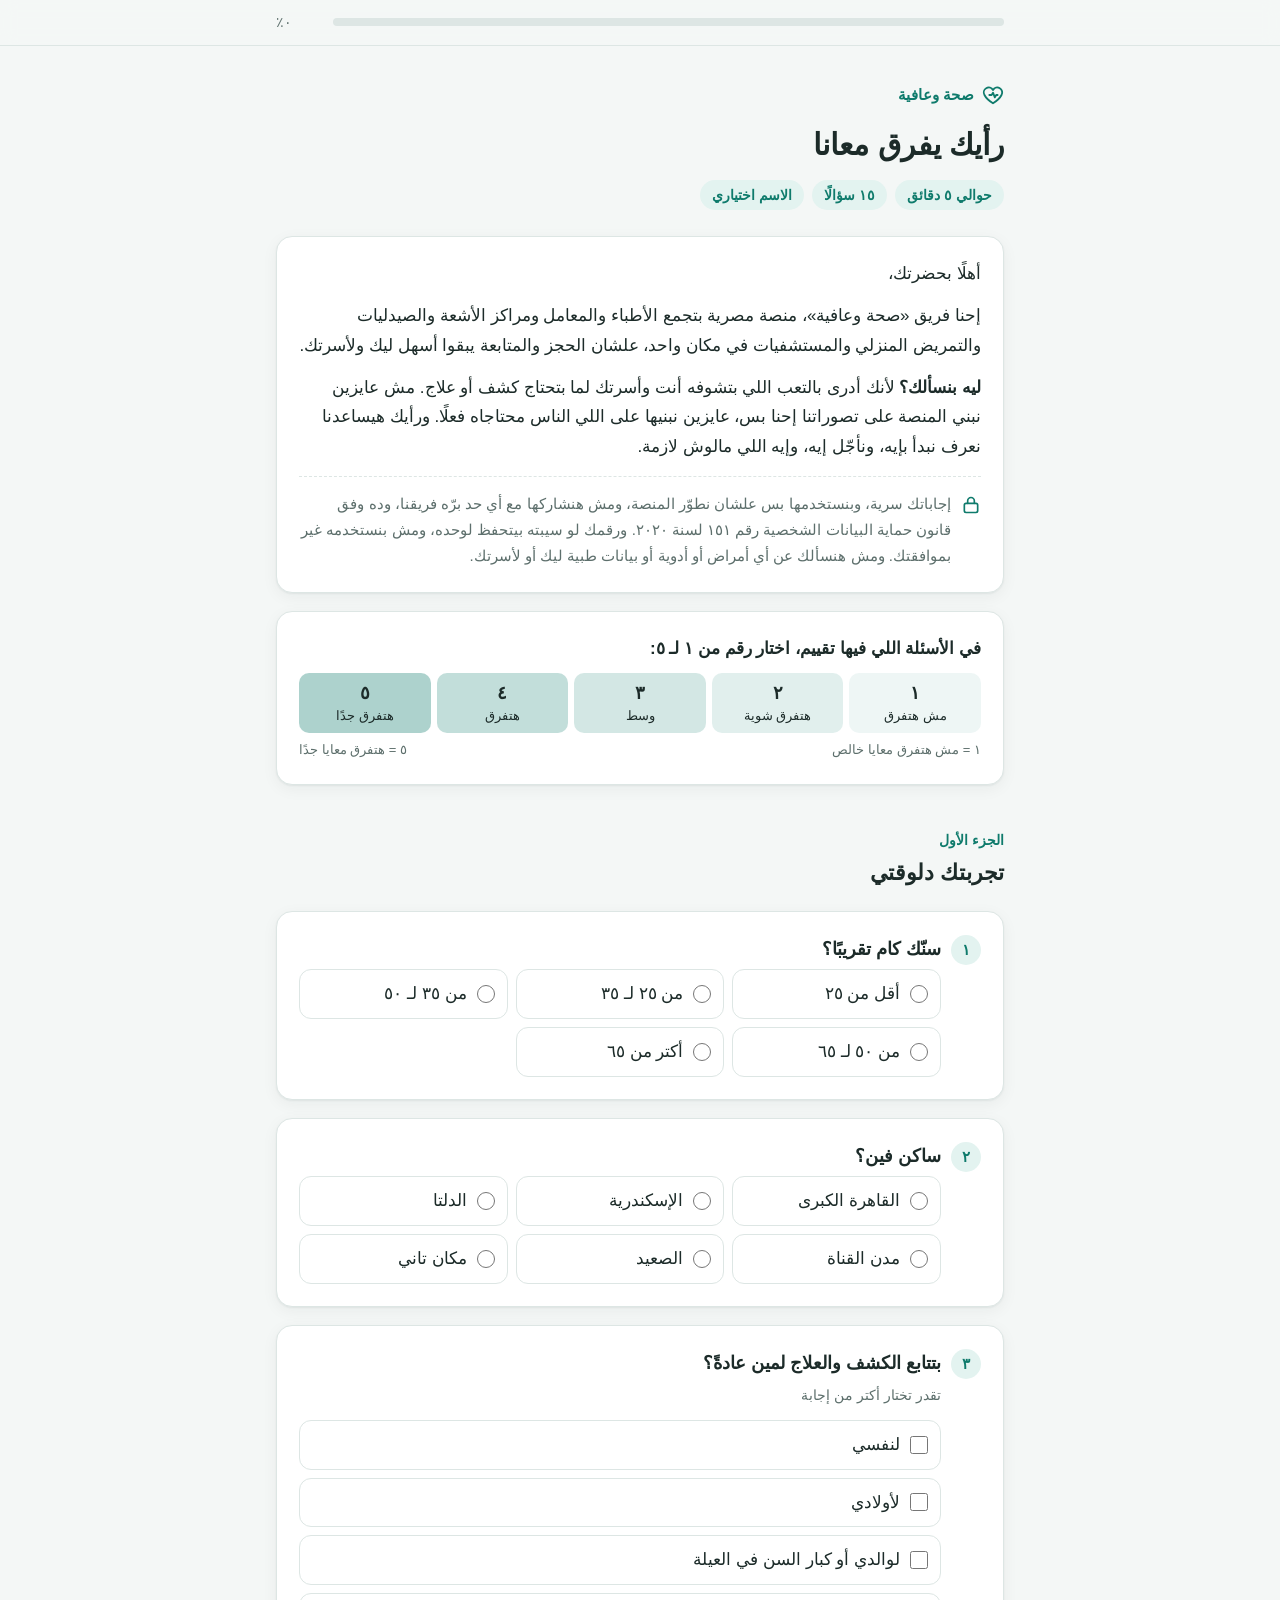
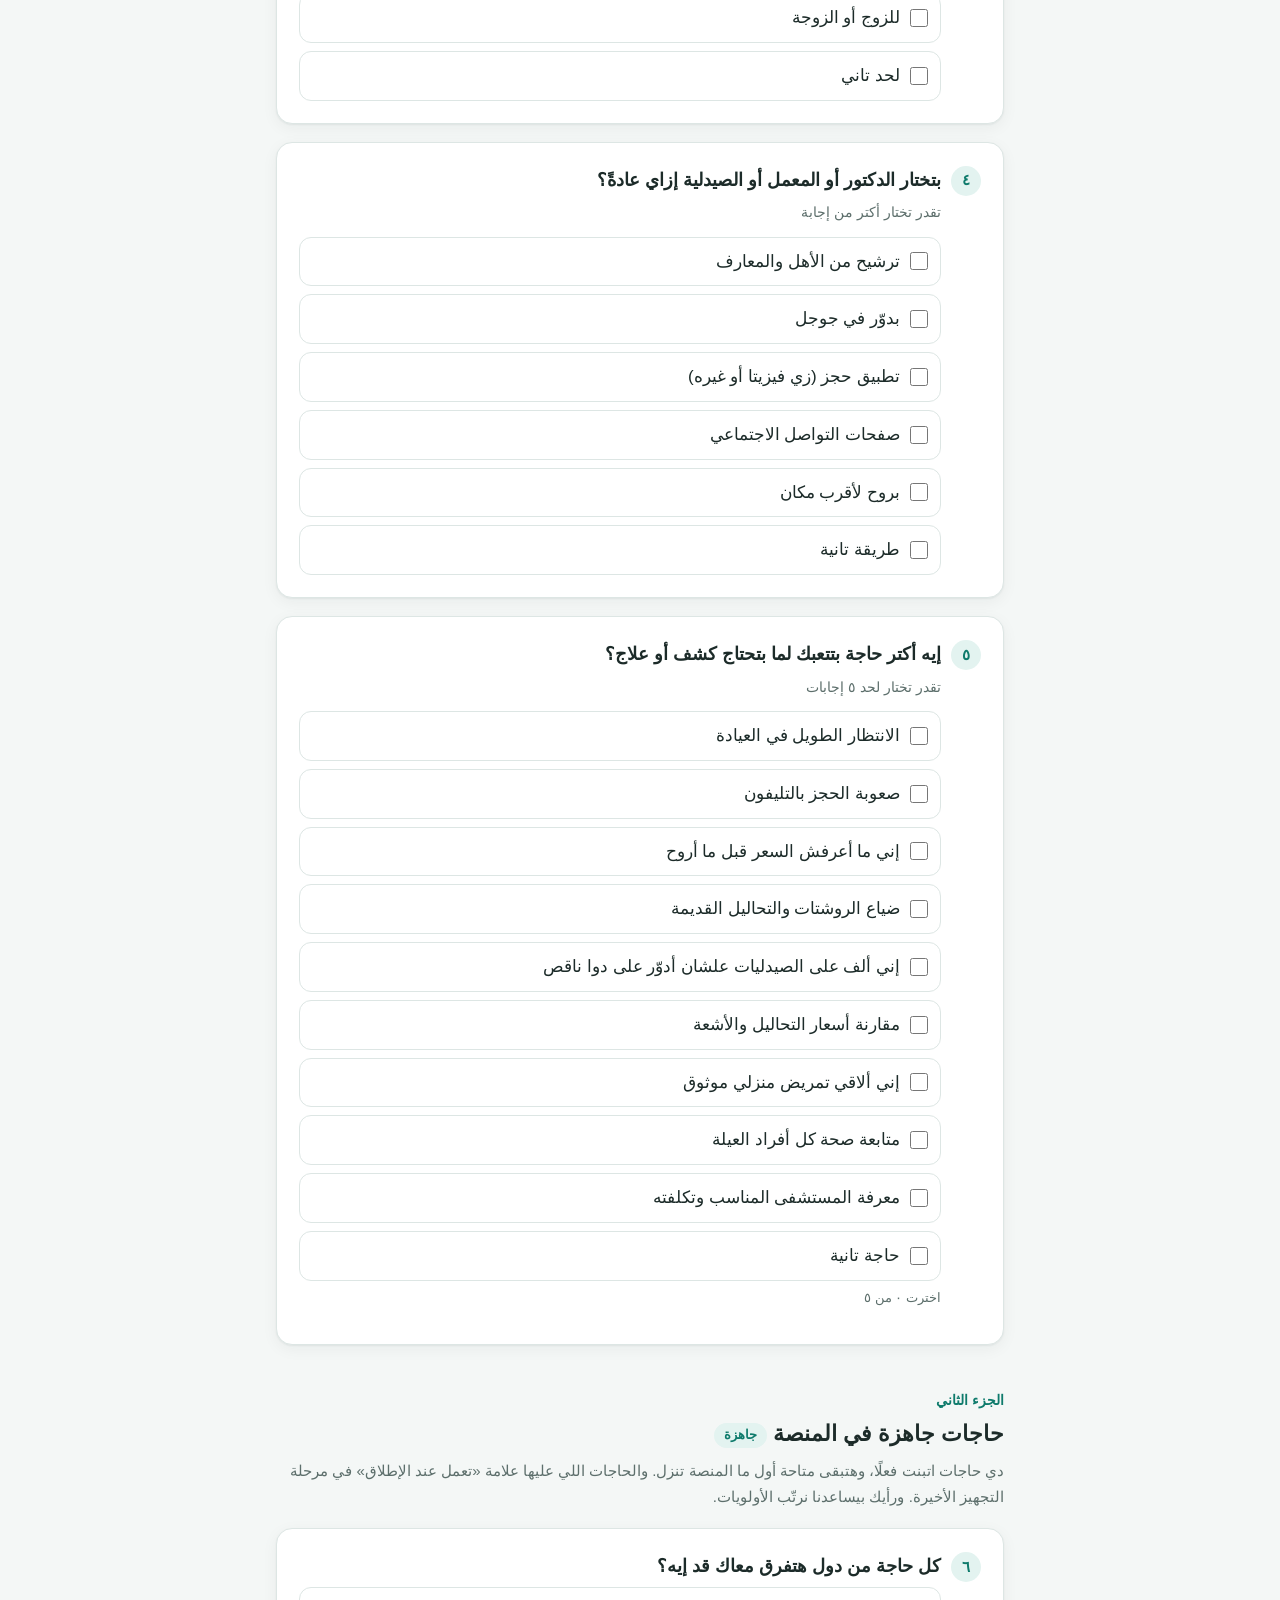
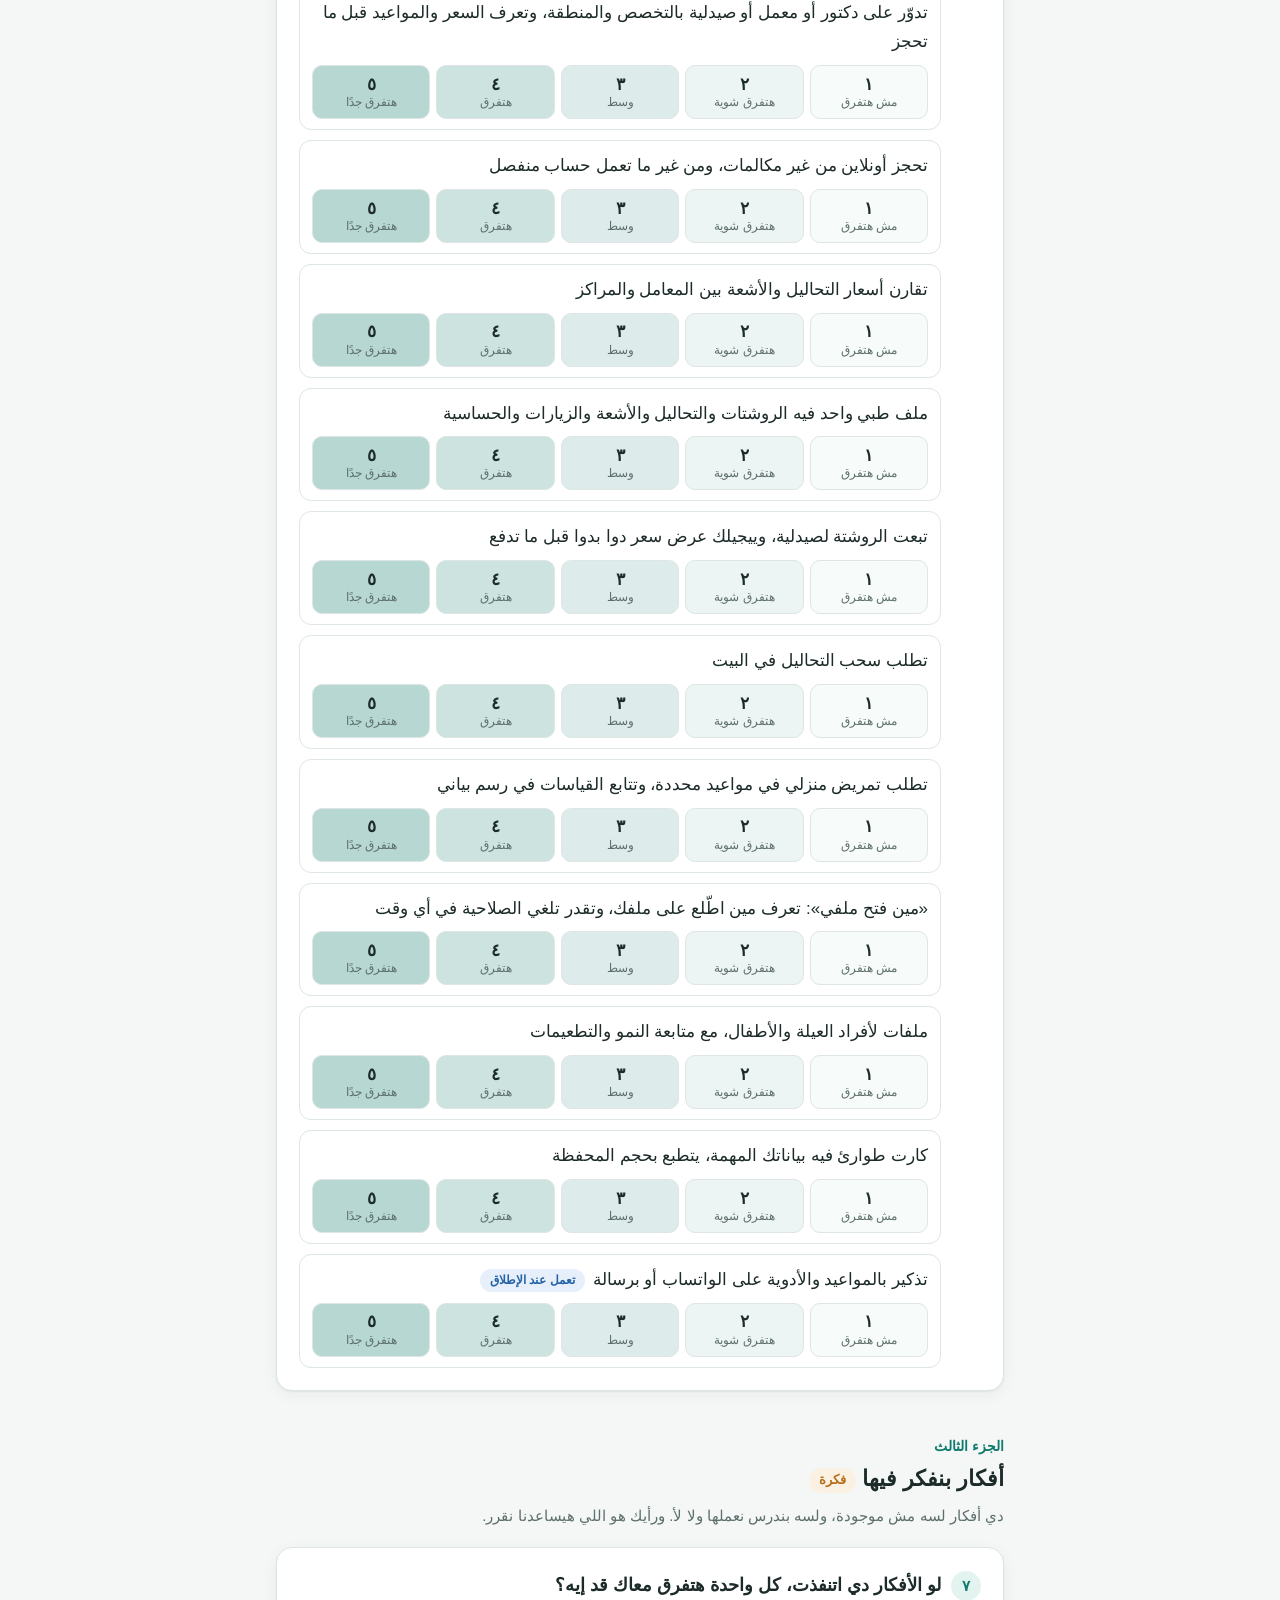
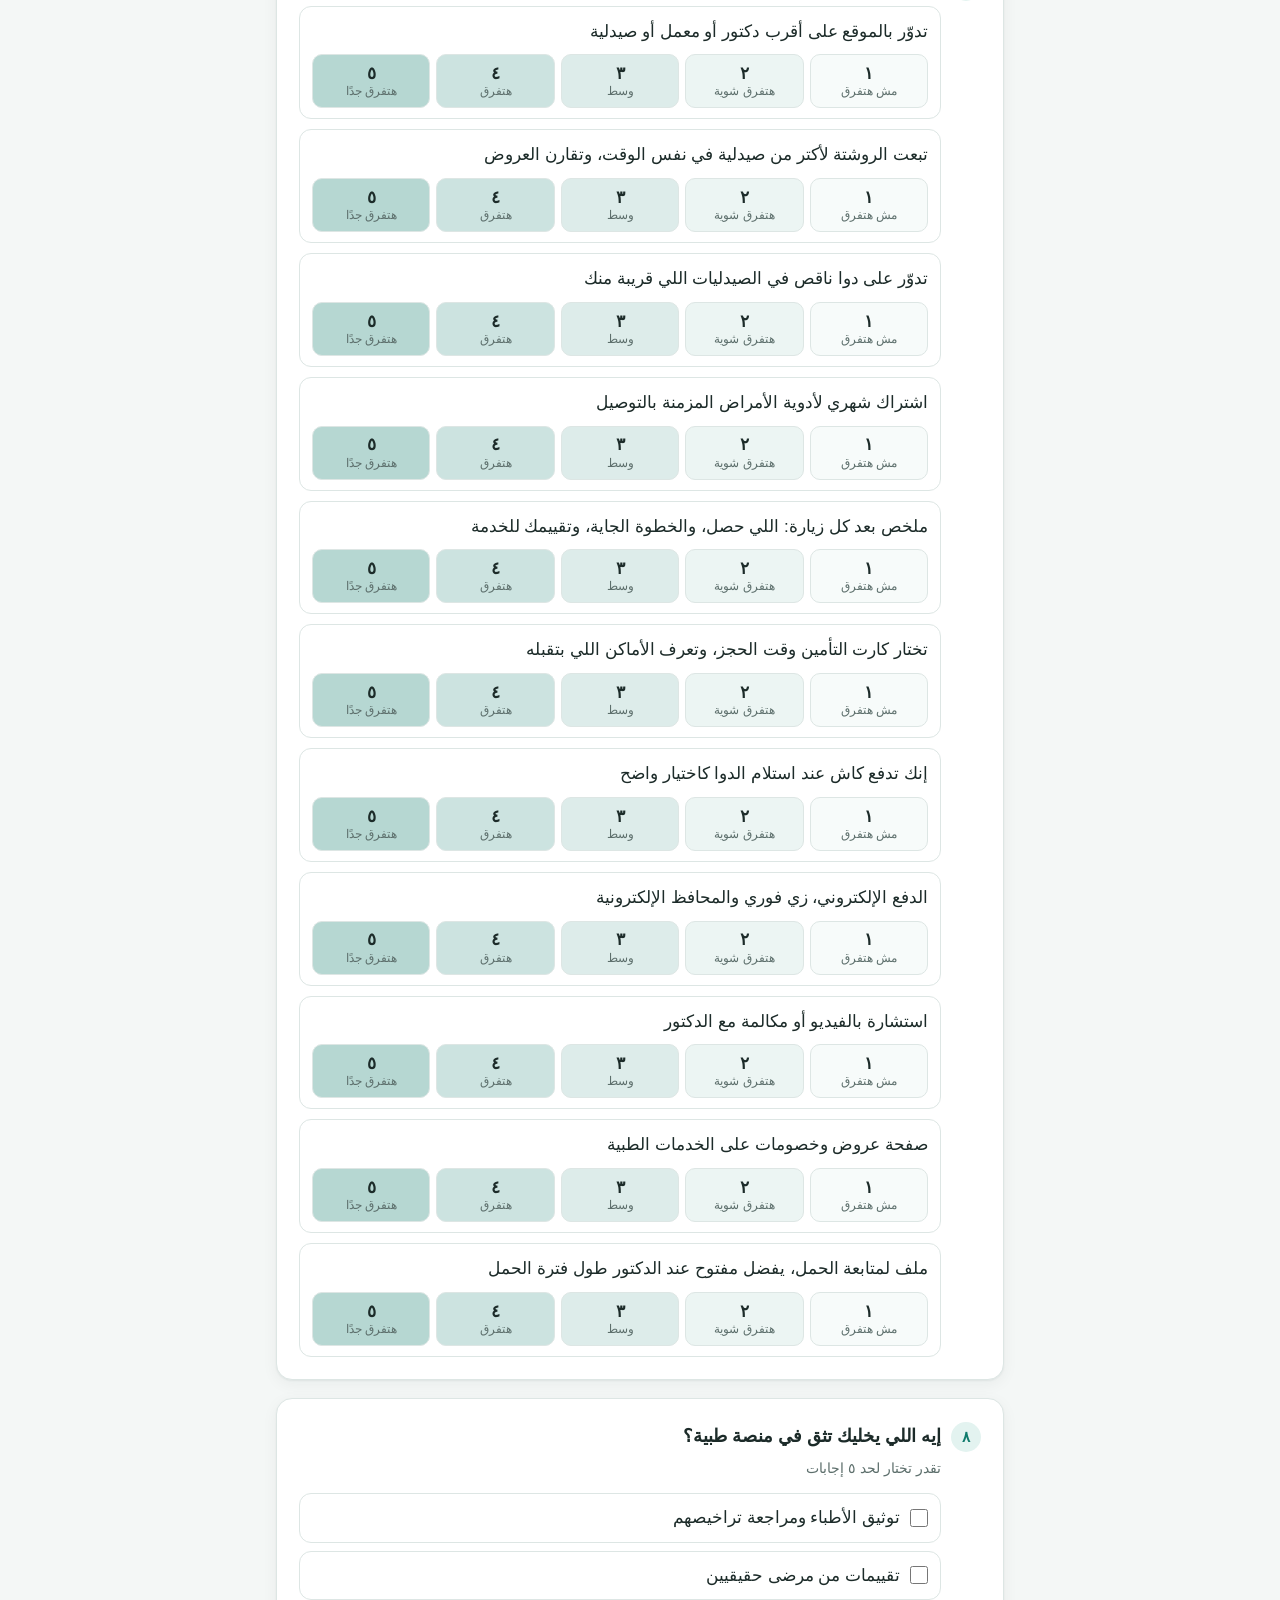
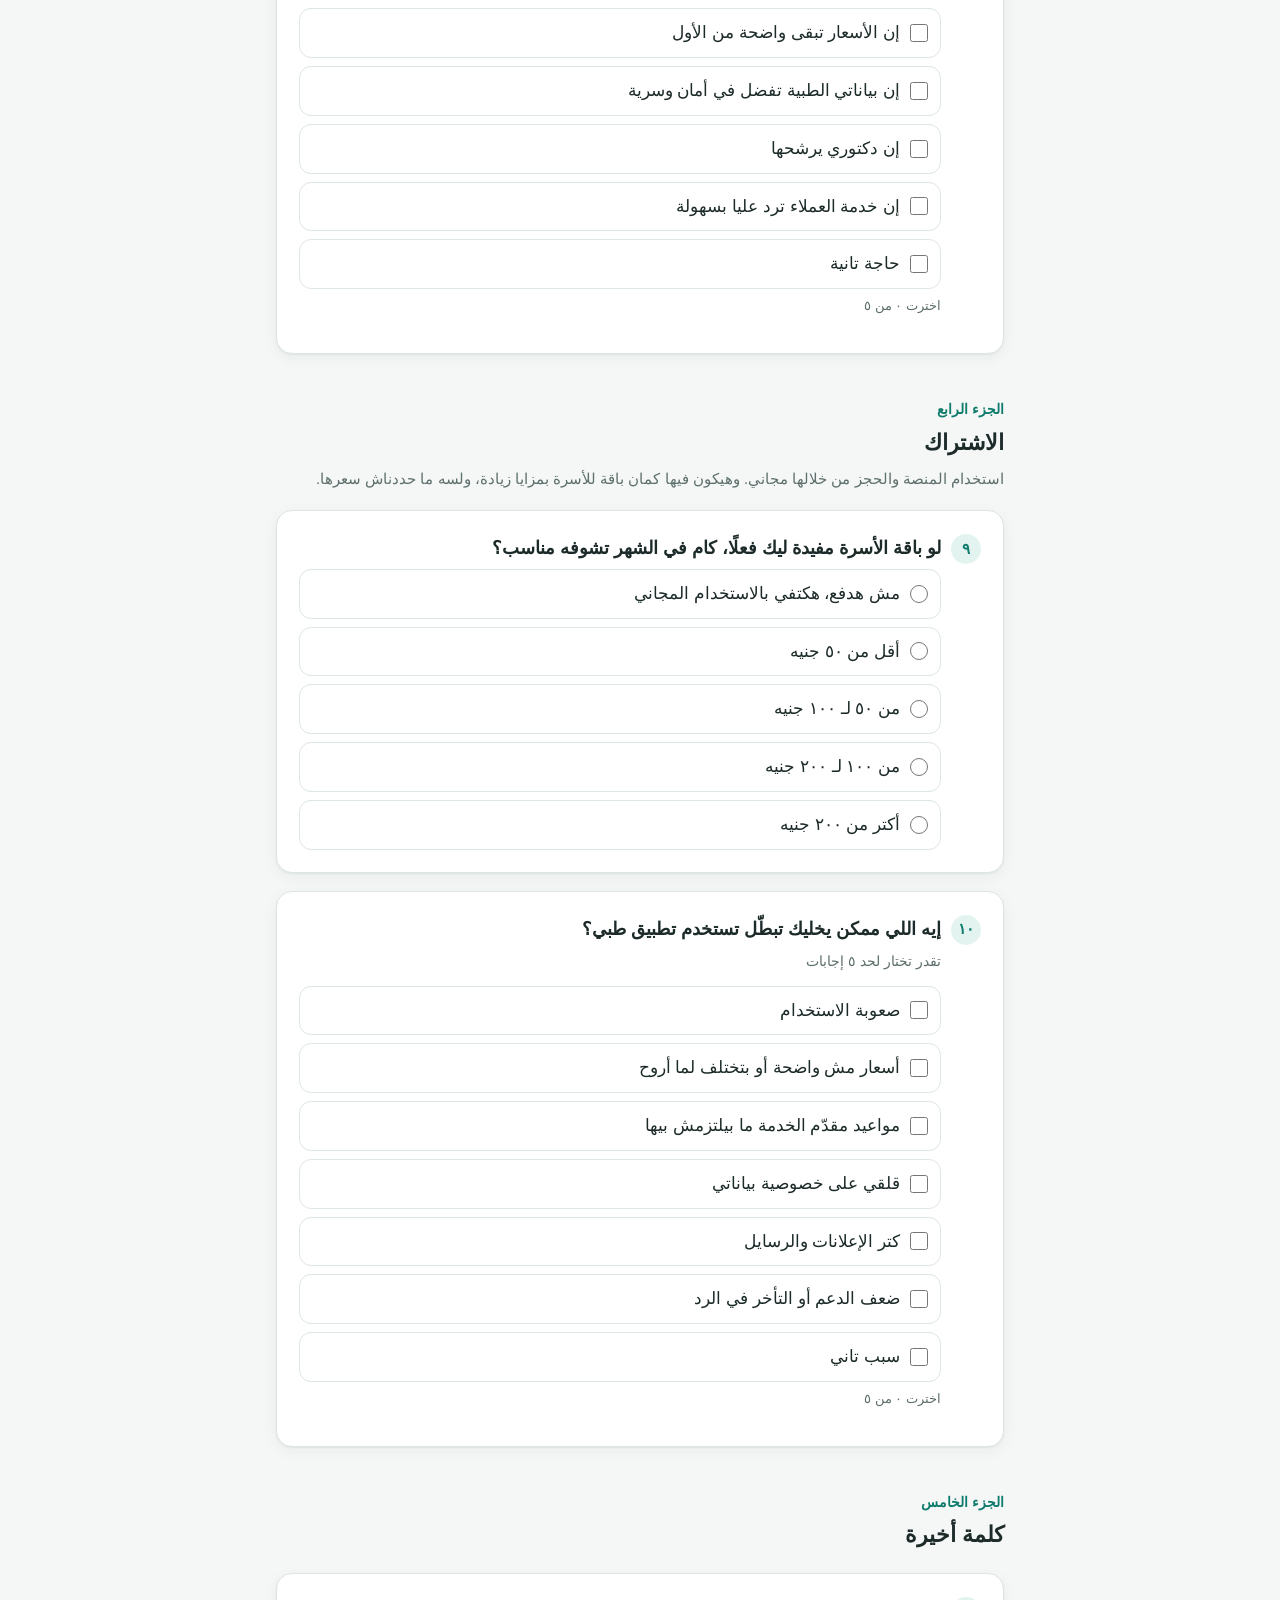
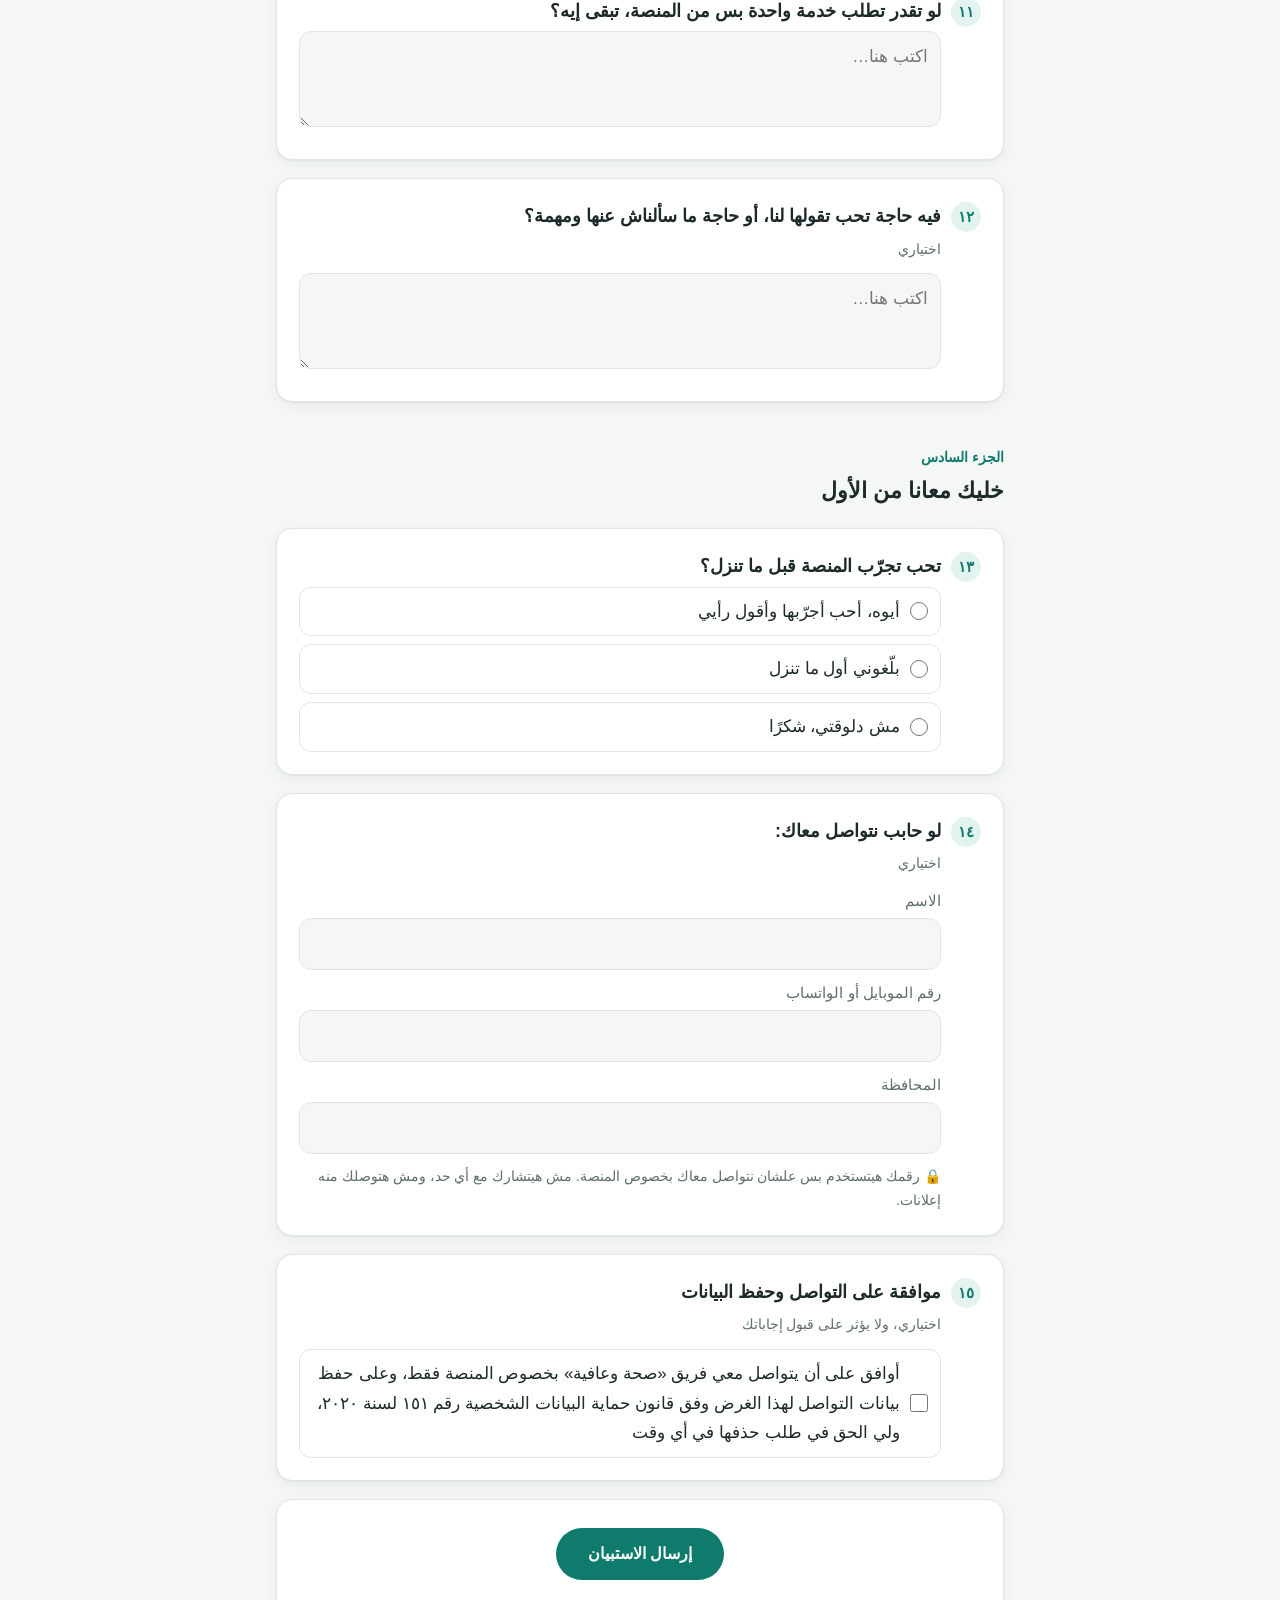
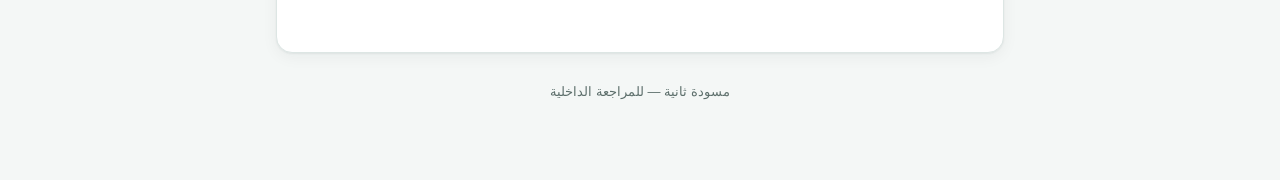
<file: user-survey.html>
<!doctype html>
<html lang="ar" dir="rtl">

<head>
  <meta charset="utf-8">
  <meta name="viewport" content="width=device-width, initial-scale=1">
  <title>استبيان المستخدمين</title>
  <link rel="stylesheet" href="survey.css">
</head>

<body>

  <div class="bar">
    <div class="bar-in">
      <div class="progress" aria-hidden="true"><i id="pbar"></i></div>
      <span class="pct" id="pct">٠٪</span>
    </div>
  </div>

  <main class="wrap">
    <header class="hero">
      <span class="brand">
        <svg viewBox="0 0 24 24" fill="none" stroke="currentColor" stroke-width="2" stroke-linecap="round"
          stroke-linejoin="round">
          <path d="M12 21s-7-4.4-9.3-9A5.2 5.2 0 0 1 12 6.5 5.2 5.2 0 0 1 21.3 12C19 16.6 12 21 12 21z" />
          <path d="M8 12h2.5l1.5-2.5 2 5 1.5-2.5H17" />
        </svg>
        صحة وعافية
      </span>
      <h1>رأيك يفرق معانا</h1>
      <ul class="meta">
        <li>حوالي ٥ دقائق</li>
        <li>١٥ سؤالًا</li>
        <li>الاسم اختياري</li>
      </ul>
    </header>

    <section class="card intro">
      <p>أهلًا بحضرتك،</p>
      <p>إحنا فريق «صحة وعافية»، منصة مصرية بتجمع الأطباء والمعامل ومراكز الأشعة والصيدليات والتمريض المنزلي والمستشفيات
        في مكان واحد، علشان الحجز والمتابعة يبقوا أسهل ليك ولأسرتك.</p>
      <p><b>ليه بنسألك؟</b> لأنك أدرى بالتعب اللي بتشوفه أنت وأسرتك لما بتحتاج كشف أو علاج. مش عايزين نبني المنصة على
        تصوراتنا إحنا بس، عايزين نبنيها على اللي الناس محتاجاه فعلًا. ورأيك هيساعدنا نعرف نبدأ بإيه، ونأجّل إيه، وإيه
        اللي مالوش لازمة.</p>

      <div class="privacy">
        <svg viewBox="0 0 24 24" fill="none" stroke="currentColor" stroke-width="2" stroke-linecap="round"
          stroke-linejoin="round">
          <rect x="4" y="10" width="16" height="11" rx="2" />
          <path d="M8 10V7a4 4 0 0 1 8 0v3" />
        </svg>
        <span>إجاباتك سرية، وبنستخدمها بس علشان نطوّر المنصة، ومش هنشاركها مع أي حد برّه فريقنا، وده وفق قانون حماية
          البيانات الشخصية رقم ١٥١ لسنة ٢٠٢٠. ورقمك لو سيبته بيتحفظ لوحده، ومش بنستخدمه غير بموافقتك. ومش هنسألك عن أي
          أمراض أو أدوية أو بيانات طبية ليك أو لأسرتك.</span>
      </div>
      <div class="iv iv-guide">
        <b>لمن يُجري المقابلة</b>
        <ul>
          <li>هدفنا الاستماع لا البيع. اترك الشخص يتحدث، ولا تقاطعه.</li>
          <li>إذا سأل عن السعر أو موعد الإطلاق: «لم نحدد بعد، ورأي حضرتك سيساعدنا في تحديده». لا تذكر أي رقم أو تاريخ.
          </li>
          <li>إذا سأل عن ميزة ما زالت فكرة، وضّح بصراحة أنها قيد الدراسة، وأن رأيه سيؤثر في قرار تنفيذها.</li>
          <li>لا تسأل عن أي مرض أو دواء أو حالة تخصه أو تخص أسرته، حتى لو بدأ في الحديث عنها.</li>
          <li>الصناديق البنفسجية أسئلة إضافية للمقابلة فقط، ولا تظهر لمن يملأ الاستبيان بنفسه.</li>
        </ul>
      </div>
    </section>

    <section class="card how" aria-label="طريقة التقييم">
      <p class="how-title">في الأسئلة اللي فيها تقييم، اختار رقم من ١ لـ ٥:</p>
      <div class="how-strip" id="howStrip"></div>
      <div class="how-arrow"><span>١ = مش هتفرق معايا خالص</span><span>٥ = هتفرق معايا جدًا</span></div>
    </section>

    <form id="survey" autocomplete="off" onsubmit="return false"></form>

        <section class="card submit-wrap" id="submitWrap">
      <button class="submit-btn" id="submitBtn" type="button">إرسال الاستبيان</button>
      <p class="submit-status" id="submitStatus"></p>
    </section>

    <section class="card thanks" id="thanksBox" hidden>
      <h2>شكرًا ليك 🌿</h2>
      <p>رأيك هيفرق فعلًا في اللي هنبنيه.</p>
    </section>

    <p class="draft">مسودة ثانية — للمراجعة الداخلية</p>
  </main>

  <script>
    const LEVELS = ["مش هتفرق", "هتفرق شوية", "وسط", "هتفرق", "هتفرق جدًا"];
    const TINT = [0.03, 0.08, 0.14, 0.21, 0.3];
    const PICK5 = "يمكن اختيار حتى ٥ إجابات";

    const SECTIONS = [
      {
        "title": "تجربتك دلوقتي",
        "questions": [
          {
            "id": "age",
            "type": "single",
            "cols": true,
            "text": "سنّك كام تقريبًا؟",
            "options": [
              "أقل من ٢٥",
              "من ٢٥ لـ ٣٥",
              "من ٣٥ لـ ٥٠",
              "من ٥٠ لـ ٦٥",
              "أكتر من ٦٥"
            ]
          },
          {
            "id": "region",
            "type": "single",
            "cols": true,
            "text": "ساكن فين؟",
            "options": [
              "القاهرة الكبرى",
              "الإسكندرية",
              "الدلتا",
              "مدن القناة",
              "الصعيد"
            ],
            "other": "مكان تاني"
          },
          {
            "id": "care_for",
            "type": "multi",
            "text": "بتتابع الكشف والعلاج لمين عادةً؟",
            "hint": "تقدر تختار أكتر من إجابة",
            "options": [
              "لنفسي",
              "لأولادي",
              "لوالدي أو كبار السن في العيلة",
              "للزوج أو الزوجة"
            ],
            "other": "لحد تاني"
          },
          {
            "id": "find",
            "type": "multi",
            "text": "بتختار الدكتور أو المعمل أو الصيدلية إزاي عادةً؟",
            "hint": "تقدر تختار أكتر من إجابة",
            "options": [
              "ترشيح من الأهل والمعارف",
              "بدوّر في جوجل",
              "تطبيق حجز (زي فيزيتا أو غيره)",
              "صفحات التواصل الاجتماعي",
              "بروح لأقرب مكان"
            ],
            "other": "طريقة تانية"
          },
          {
            "id": "pains",
            "type": "multi",
            "max": 5,
            "text": "إيه أكتر حاجة بتتعبك لما بتحتاج كشف أو علاج؟",
            "hint": "تقدر تختار لحد ٥ إجابات",
            "options": [
              "الانتظار الطويل في العيادة",
              "صعوبة الحجز بالتليفون",
              "إني ما أعرفش السعر قبل ما أروح",
              "ضياع الروشتات والتحاليل القديمة",
              "إني ألف على الصيدليات علشان أدوّر على دوا ناقص",
              "مقارنة أسعار التحاليل والأشعة",
              "إني ألاقي تمريض منزلي موثوق",
              "متابعة صحة كل أفراد العيلة",
              "معرفة المستشفى المناسب وتكلفته"
            ],
            "other": "حاجة تانية",
            "interview": "«فاكر آخر مرة حصل كده؟ وعملت إيه ساعتها؟»"
          }
        ]
      },
      {
        "title": "حاجات جاهزة في المنصة",
        "tag": [
          "now",
          "جاهزة"
        ],
        "lead": "دي حاجات اتبنت فعلًا، وهتبقى متاحة أول ما المنصة تنزل. والحاجات اللي عليها علامة «تعمل عند الإطلاق» في مرحلة التجهيز الأخيرة. ورأيك بيساعدنا نرتّب الأولويات.",
        "questions": [
          {
            "id": "existing",
            "type": "matrix",
            "text": "كل حاجة من دول هتفرق معاك قد إيه؟",
            "rows": [
              "تدوّر على دكتور أو معمل أو صيدلية بالتخصص والمنطقة، وتعرف السعر والمواعيد قبل ما تحجز",
              "تحجز أونلاين من غير مكالمات، ومن غير ما تعمل حساب منفصل",
              "تقارن أسعار التحاليل والأشعة بين المعامل والمراكز",
              "ملف طبي واحد فيه الروشتات والتحاليل والأشعة والزيارات والحساسية",
              "تبعت الروشتة لصيدلية، وييجيلك عرض سعر دوا بدوا قبل ما تدفع",
              "تطلب سحب التحاليل في البيت",
              "تطلب تمريض منزلي في مواعيد محددة، وتتابع القياسات في رسم بياني",
              "«مين فتح ملفي»: تعرف مين اطّلع على ملفك، وتقدر تلغي الصلاحية في أي وقت",
              "ملفات لأفراد العيلة والأطفال، مع متابعة النمو والتطعيمات",
              "كارت طوارئ فيه بياناتك المهمة، يتطبع بحجم المحفظة",
              {
                "text": "تذكير بالمواعيد والأدوية على الواتساب أو برسالة",
                "ready": true
              }
            ],
            "interview": "«أنهي واحدة فيهم لو شفتها شغالة قدامك هتخليك تجرب المنصة؟»"
          }
        ]
      },
      {
        "title": "أفكار بنفكر فيها",
        "tag": [
          "idea",
          "فكرة"
        ],
        "lead": "دي أفكار لسه مش موجودة، ولسه بندرس نعملها ولا لأ. ورأيك هو اللي هيساعدنا نقرر.",
        "questions": [
          {
            "id": "ideas",
            "type": "matrix",
            "text": "لو الأفكار دي اتنفذت، كل واحدة هتفرق معاك قد إيه؟",
            "rows": [
              "تدوّر بالموقع على أقرب دكتور أو معمل أو صيدلية",
              "تبعت الروشتة لأكتر من صيدلية في نفس الوقت، وتقارن العروض",
              "تدوّر على دوا ناقص في الصيدليات اللي قريبة منك",
              "اشتراك شهري لأدوية الأمراض المزمنة بالتوصيل",
              "ملخص بعد كل زيارة: اللي حصل، والخطوة الجاية، وتقييمك للخدمة",
              "تختار كارت التأمين وقت الحجز، وتعرف الأماكن اللي بتقبله",
              "إنك تدفع كاش عند استلام الدوا كاختيار واضح",
              "الدفع الإلكتروني، زي فوري والمحافظ الإلكترونية",
              "استشارة بالفيديو أو مكالمة مع الدكتور",
              "صفحة عروض وخصومات على الخدمات الطبية",
              "ملف لمتابعة الحمل، يفضل مفتوح عند الدكتور طول فترة الحمل"
            ]
          },
          {
            "id": "trust",
            "type": "multi",
            "max": 5,
            "text": "إيه اللي يخليك تثق في منصة طبية؟",
            "hint": "تقدر تختار لحد ٥ إجابات",
            "options": [
              "توثيق الأطباء ومراجعة تراخيصهم",
              "تقييمات من مرضى حقيقيين",
              "إن الأسعار تبقى واضحة من الأول",
              "إن بياناتي الطبية تفضل في أمان وسرية",
              "إن دكتوري يرشحها",
              "إن خدمة العملاء ترد عليا بسهولة"
            ],
            "other": "حاجة تانية"
          }
        ]
      },
      {
        "title": "الاشتراك",
        "lead": "استخدام المنصة والحجز من خلالها مجاني. وهيكون فيها كمان باقة للأسرة بمزايا زيادة، ولسه ما حددناش سعرها.",
        "questions": [
          {
            "id": "price",
            "type": "single",
            "text": "لو باقة الأسرة مفيدة ليك فعلًا، كام في الشهر تشوفه مناسب؟",
            "options": [
              "مش هدفع، هكتفي بالاستخدام المجاني",
              "أقل من ٥٠ جنيه",
              "من ٥٠ لـ ١٠٠ جنيه",
              "من ١٠٠ لـ ٢٠٠ جنيه",
              "أكتر من ٢٠٠ جنيه"
            ]
          },
          {
            "id": "leave",
            "type": "multi",
            "max": 5,
            "text": "إيه اللي ممكن يخليك تبطّل تستخدم تطبيق طبي؟",
            "hint": "تقدر تختار لحد ٥ إجابات",
            "options": [
              "صعوبة الاستخدام",
              "أسعار مش واضحة أو بتختلف لما أروح",
              "مواعيد مقدّم الخدمة ما بيلتزمش بيها",
              "قلقي على خصوصية بياناتي",
              "كتر الإعلانات والرسايل",
              "ضعف الدعم أو التأخر في الرد"
            ],
            "other": "سبب تاني"
          }
        ]
      },
      {
        "title": "كلمة أخيرة",
        "questions": [
          {
            "id": "wish",
            "type": "open",
            "text": "لو تقدر تطلب خدمة واحدة بس من المنصة، تبقى إيه؟"
          },
          {
            "id": "extra",
            "type": "open",
            "optional": true,
            "text": "فيه حاجة تحب تقولها لنا، أو حاجة ما سألناش عنها ومهمة؟",
            "hint": "اختياري"
          }
        ]
      },
      {
        "title": "خليك معانا من الأول",
        "questions": [
          {
            "id": "partner",
            "type": "single",
            "text": "تحب تجرّب المنصة قبل ما تنزل؟",
            "options": [
              "أيوه، أحب أجرّبها وأقول رأيي",
              "بلّغوني أول ما تنزل",
              "مش دلوقتي، شكرًا"
            ]
          },
          {
            "id": "contact",
            "type": "fields",
            "optional": true,
            "text": "لو حابب نتواصل معاك:",
            "hint": "اختياري",
            "fields": [
              "الاسم",
              "رقم الموبايل أو الواتساب",
              "المحافظة"
            ],
            "note": "رقمك هيتستخدم بس علشان نتواصل معاك بخصوص المنصة. مش هيتشارك مع أي حد، ومش هتوصلك منه إعلانات."
          },
          {
            "id": "consent",
            "type": "multi",
            "optional": true,
            "text": "موافقة على التواصل وحفظ البيانات",
            "hint": "اختياري، ولا يؤثر على قبول إجاباتك",
            "options": [
              "أوافق على أن يتواصل معي فريق «صحة وعافية» بخصوص المنصة فقط، وعلى حفظ بيانات التواصل لهذا الغرض وفق قانون حماية البيانات الشخصية رقم ١٥١ لسنة ٢٠٢٠، ولي الحق في طلب حذفها في أي وقت"
            ]
          }
        ]
      }
    ];

    const ORD = ["الأول", "الثاني", "الثالث", "الرابع", "الخامس", "السادس", "السابع", "الثامن"];
    const AR = (n) => String(n).replace(/\d/g, (d) => "٠١٢٣٤٥٦٧٨٩"[d]);
    const el = (tag, attrs = {}, ...kids) => {
      const e = document.createElement(tag);
      for (const [k, v] of Object.entries(attrs)) {
        if (k === "class") e.className = v; else if (k === "text") e.textContent = v; else e.setAttribute(k, v);
      }
      for (const k of kids) if (k) e.append(k);
      return e;
    };

    // Legend strip at the top
    const strip = document.getElementById("howStrip");
    LEVELS.forEach((w, i) => {
      const d = el("div", {}, el("b", { text: AR(i + 1) }), el("span", { text: w }));
      d.style.background = `rgba(var(--brand-rgb), ${TINT[i] + 0.04})`;
      strip.append(d);
    });

    const form = document.getElementById("survey");

    function option(type, name, value) {
      return el("label", { class: "opt" }, el("input", { type, name, value }), el("span", { text: value }));
    }
    function scale(name) {
      const s = el("div", { class: "scale", role: "radiogroup" });
      LEVELS.forEach((w, i) => {
        const span = el("span", {}, el("b", { text: AR(i + 1) }), el("small", { text: w }));
        span.style.setProperty("--t", TINT[i]);
        s.append(el("label", {}, el("input", { type: "radio", name, value: i + 1, "aria-label": AR(i + 1) + " — " + w }), span));
      });
      return s;
    }

    let secIndex = 0;
    SECTIONS.forEach((sec) => {
      const box = el("div", { class: "sec" + (sec.theme ? " " + sec.theme : "") + (sec.showIf ? " cond" : "") });
      if (sec.showIf) { box.dataset.ifQ = sec.showIf[0]; box.dataset.ifV = sec.showIf[1]; }
      const head = el("div", { class: "sec-head" },
        el("span", { class: "sec-num", text: sec.label || "الجزء " + ORD[secIndex++] }));
      const h2 = el("h2", { text: sec.title });
      if (sec.tag) h2.append(el("span", { class: "tag " + sec.tag[0], text: sec.tag[1] }));
      head.append(h2);
      box.append(head);
      if (sec.lead) box.append(el("p", { class: "sec-lead", text: sec.lead }));
      if (sec.leadBox) box.append(el("div", { class: "sec-lead-box", text: sec.leadBox }));

      for (const q of sec.questions) {
        const card = el("section", { class: "card q", id: "q-" + q.id });
        if (q.optional) card.dataset.optional = "1";
        card.append(el("p", { class: "q-title" }, el("span", { class: "q-n" }), el("span", { text: q.text })));
        if (q.desc) card.append(el("p", { class: "q-desc", text: q.desc }));
        if (q.hint) card.append(el("p", { class: "q-hint", text: q.hint }));

        const body = el("div", { class: "q-body" });
        if (q.type === "single" || q.type === "multi") {
          const type = q.type === "single" ? "radio" : "checkbox";
          const opts = el("div", { class: "opts" + (q.cols ? " cols" : "") });
          q.options.forEach((o) => opts.append(option(type, q.id, o)));
          if (q.other) opts.append(option(type, q.id, q.other));
          body.append(opts);
          if (q.other) body.append(el("input", { type: "text", class: "other-in", placeholder: "اكتب هنا…", "aria-label": q.other, hidden: "" }));
          if (q.max) { card.dataset.max = q.max; body.append(el("p", { class: "count" })); }
        } else if (q.type === "matrix") {
          const rows = el("div", { class: "rows" });
          q.rows.forEach((r, i) => {
            const p = el("p", { class: "row-text", text: typeof r === "string" ? r : r.text });
            if (r.ready) p.append(el("span", { class: "tag ready", text: "تعمل عند الإطلاق" }));
            rows.append(el("div", { class: "row" }, p, scale(q.id + "-" + i)));
          });
          body.append(rows);
        } else if (q.type === "scale") {
          body.append(scale(q.id));
        } else if (q.type === "open") {
          body.append(el("textarea", { name: q.id, placeholder: "اكتب هنا…", "aria-label": q.text }));
        } else if (q.type === "fields") {
          q.fields.forEach((f, i) => body.append(el("div", { class: "field" }, el("label", { for: q.id + i, text: f }), el("input", { type: "text", id: q.id + i, name: q.id + i }))));
        }
        if (q.note) body.append(el("p", { class: "note-line", text: "🔒 " + q.note }));
        card.append(body);
        if (q.interview) card.append(el("div", { class: "iv" }, el("b", { text: "سؤال إضافي للمقابلة" }), el("span", { text: q.interview })));
        box.append(card);
      }
      form.append(box);
    });

    function answered(card) {
      const rows = card.querySelectorAll(".row");
      if (rows.length) {
        let all = true;
        rows.forEach((r) => { const ok = !!r.querySelector("input:checked"); r.classList.toggle("done", ok); if (!ok) all = false; });
        return all;
      }
      if (card.querySelector("input:checked")) return true;
      return [...card.querySelectorAll("textarea, input[type=text]")].some((t) => t.value.trim());
    }
    const shown = (c) => { const k = c.closest(".cond"); return !k || k.classList.contains("show"); };

    function update() {
      document.querySelectorAll(".sec.cond").forEach((s) => {
        const v = form.querySelector(`input[name="${s.dataset.ifQ}"]:checked`)?.value;
        s.classList.toggle("show", v === s.dataset.ifV);
      });
      document.querySelectorAll(".q").forEach((c) => {
        const other = c.querySelector(".other-in");
        if (other) { const opts = c.querySelectorAll(".opt input"); other.hidden = !opts[opts.length - 1].checked; }
        const max = +c.dataset.max;
        if (max) {
          const boxes = [...c.querySelectorAll(".opt input")];
          const n = boxes.filter((b) => b.checked).length;
          boxes.forEach((b) => { b.disabled = n >= max && !b.checked; b.parentElement.classList.toggle("disabled", b.disabled); });
          c.querySelector(".count").textContent = `اخترت ${AR(n)} من ${AR(max)}`;
        }
      });
      const visible = [...document.querySelectorAll(".q")].filter(shown);
      visible.forEach((c, i) => { c.querySelector(".q-n").textContent = AR(i + 1); });
      const counted = visible.filter((c) => !c.dataset.optional);
      let done = 0;
      visible.forEach((c) => { const ok = answered(c); c.classList.toggle("done", ok); if (ok && !c.dataset.optional) done++; });
      const pct = Math.round((done / counted.length) * 100);
      document.getElementById("pbar").style.width = pct + "%";
      document.getElementById("pct").textContent = AR(pct) + "٪";
    }
    form.addEventListener("input", update);
    form.addEventListener("change", update);
    update();

    const ivBtn = document.getElementById("ivBtn");
    if (ivBtn) ivBtn.addEventListener("click", () => ivBtn.setAttribute("aria-pressed", document.body.classList.toggle("interview")));
    const printBtn = document.getElementById("printBtn");
    if (printBtn) printBtn.addEventListener("click", () => window.print());
  </script>
  <script src="survey-handler.js"></script>
</body>

</html>
</file>
<file: survey.css>
:root {
  --bg: #f4f7f6;
  --card: #ffffff;
  --text: #1c2b29;
  --muted: #5d6f6c;
  --line: #dde6e4;
  --brand: #0f7b6c;
  --brand-rgb: 15, 123, 108;
  --brand-soft: #e3f3f0;
  --accent: #b5701a;
  --accent-soft: #fbf1e3;
  --note: #6a4fb3;
  --note-soft: #f0ecfa;
  --rose: #b4436c;
  --rose-soft: #fbeaf0;
  --sky: #2563a8;
  --sky-soft: #e6effa;
  --shadow: 0 1px 2px rgba(16, 40, 36, .06), 0 4px 16px rgba(16, 40, 36, .05);
}

@media (prefers-color-scheme: dark) {
  :root:not([data-theme="light"]) {
    --bg: #101716;
    --card: #18211f;
    --text: #e6efed;
    --muted: #9db0ac;
    --line: #2a3734;
    --brand: #3cc2ad;
    --brand-rgb: 60, 194, 173;
    --brand-soft: #1b3330;
    --accent: #e3a24f;
    --accent-soft: #33281a;
    --note: #b7a2f0;
    --note-soft: #261f3a;
    --rose: #ee8fb1;
    --rose-soft: #3a1f2a;
    --sky: #8bb8f0;
    --sky-soft: #1a2a3d;
    --shadow: none;
  }
}

:root[data-theme="dark"] {
  --bg: #101716;
  --card: #18211f;
  --text: #e6efed;
  --muted: #9db0ac;
  --line: #2a3734;
  --brand: #3cc2ad;
  --brand-rgb: 60, 194, 173;
  --brand-soft: #1b3330;
  --accent: #e3a24f;
  --accent-soft: #33281a;
  --note: #b7a2f0;
  --note-soft: #261f3a;
  --rose: #ee8fb1;
  --rose-soft: #3a1f2a;
  --sky: #8bb8f0;
  --sky-soft: #1a2a3d;
  --shadow: none;
}

* {
  box-sizing: border-box;
}

html {
  -webkit-text-size-adjust: 100%;
}

body {
  margin: 0;
  background: var(--bg);
  color: var(--text);
  font-family: "Segoe UI", Tahoma, "Noto Sans Arabic", Arial, sans-serif;
  font-size: 17px;
  line-height: 1.75;
}

.wrap {
  max-width: 760px;
  margin: 0 auto;
  padding: 0 16px 64px;
}

.bar {
  position: sticky;
  top: 0;
  z-index: 5;
  background: color-mix(in srgb, var(--bg) 88%, transparent);
  backdrop-filter: blur(8px);
  border-bottom: 1px solid var(--line);
}

.bar-in {
  max-width: 760px;
  margin: 0 auto;
  padding: 10px 16px;
  display: flex;
  align-items: center;
  gap: 12px;
}

.progress {
  flex: 1;
  height: 8px;
  background: var(--line);
  border-radius: 99px;
  overflow: hidden;
}

.progress>i {
  display: block;
  height: 100%;
  width: 0;
  background: var(--brand);
  border-radius: 99px;
  transition: width .3s;
}

.pct {
  font-size: 14px;
  color: var(--muted);
  min-width: 3.2em;
  text-align: end;
}

.tool {
  font: inherit;
  font-size: 14px;
  cursor: pointer;
  border: 1px solid var(--line);
  background: var(--card);
  color: var(--text);
  padding: 5px 12px;
  border-radius: 99px;
  white-space: nowrap;
}

.tool[aria-pressed="true"] {
  background: var(--note-soft);
  border-color: var(--note);
  color: var(--note);
}

.hero {
  padding: 36px 0 8px;
}

.brand {
  display: inline-flex;
  align-items: center;
  gap: 8px;
  color: var(--brand);
  font-weight: 700;
  font-size: 15px;
}

.brand svg {
  width: 22px;
  height: 22px;
}

h1 {
  font-size: 30px;
  line-height: 1.35;
  margin: 10px 0 6px;
}

.meta {
  display: flex;
  flex-wrap: wrap;
  gap: 8px;
  margin: 14px 0 0;
  padding: 0;
  list-style: none;
}

.meta li {
  background: var(--brand-soft);
  color: var(--brand);
  border-radius: 99px;
  padding: 3px 12px;
  font-size: 14px;
  font-weight: 600;
}

.card {
  background: var(--card);
  border: 1px solid var(--line);
  border-radius: 16px;
  box-shadow: var(--shadow);
  padding: 22px;
  margin-top: 18px;
}

.intro p {
  margin: 0 0 12px;
}

.gift {
  background: var(--accent-soft);
  border-radius: 12px;
  padding: 12px 14px;
  margin: 14px 0;
}

.gift b {
  color: var(--accent);
}

.privacy {
  display: flex;
  gap: 10px;
  align-items: flex-start;
  font-size: 15px;
  color: var(--muted);
  border-top: 1px dashed var(--line);
  padding-top: 14px;
  margin-top: 14px;
}

.privacy svg {
  flex: none;
  width: 20px;
  height: 20px;
  margin-top: 4px;
  color: var(--brand);
}

/* How to answer the scale */
.how {
  margin-top: 18px;
}

.how-title {
  font-weight: 700;
  margin: 0 0 10px;
}

.how-strip {
  display: grid;
  grid-template-columns: repeat(5, 1fr);
  gap: 6px;
}

.how-strip div {
  border-radius: 10px;
  padding: 8px 4px;
  text-align: center;
  font-size: 13px;
  line-height: 1.4;
}

.how-strip b {
  display: block;
  font-size: 18px;
}

.how-arrow {
  display: flex;
  justify-content: space-between;
  font-size: 13px;
  color: var(--muted);
  margin-top: 6px;
}

.iv {
  display: none;
  background: var(--note-soft);
  color: var(--note);
  border-radius: 12px;
  padding: 10px 14px;
  font-size: 15px;
  margin-top: 12px;
}

.iv b {
  display: block;
  font-size: 13px;
  opacity: .85;
}

body.interview .iv {
  display: block;
}

.iv-guide ul {
  margin: 6px 0 0;
  padding-inline-start: 18px;
}

.sec-head {
  margin: 40px 0 0;
}

.sec-num {
  color: var(--brand);
  font-weight: 700;
  font-size: 14px;
}

h2 {
  font-size: 22px;
  margin: 0;
}

.sec-lead {
  color: var(--muted);
  margin: 4px 0 0;
  font-size: 15px;
}

.tag {
  display: inline-block;
  font-size: 13px;
  font-weight: 700;
  border-radius: 99px;
  padding: 1px 10px;
  margin-inline-start: 6px;
  vertical-align: 2px;
}

.tag.now {
  background: var(--brand-soft);
  color: var(--brand);
}

.tag.idea {
  background: var(--accent-soft);
  color: var(--accent);
}

.tag.ready {
  background: var(--sky-soft);
  color: var(--sky);
  font-size: 12px;
}

.row-text .tag {
  margin-inline-start: 8px;
  vertical-align: 1px;
}

.sec.rose .sec-num {
  color: var(--rose);
}

.sec.rose .sec-lead-box {
  background: var(--rose-soft);
  border-radius: 14px;
  padding: 14px 16px;
  margin-top: 10px;
  font-size: 15px;
}

.sec.rose .q-n {
  background: var(--rose-soft);
  color: var(--rose);
}

.sec.rose .q.done .q-n {
  background: var(--rose);
  color: #fff;
}

.q {
  scroll-margin-top: 70px;
}

.q-title {
  display: flex;
  gap: 10px;
  font-weight: 700;
  font-size: 18px;
  margin: 0 0 4px;
}

.q-n {
  flex: none;
  width: 30px;
  height: 30px;
  border-radius: 50%;
  background: var(--brand-soft);
  color: var(--brand);
  display: grid;
  place-items: center;
  font-size: 15px;
  margin-top: 1px;
}

.q.done .q-n {
  background: var(--brand);
  color: #fff;
}

.q-hint {
  color: var(--muted);
  font-size: 14px;
  margin: 0 0 12px;
  padding-inline-start: 40px;
}

.q-body {
  padding-inline-start: 40px;
}

.q-desc {
  margin: 0 0 12px;
  padding-inline-start: 40px;
}

.opts {
  display: grid;
  gap: 8px;
}

.opts.cols {
  grid-template-columns: repeat(auto-fill, minmax(170px, 1fr));
}

.opt {
  display: flex;
  align-items: center;
  gap: 10px;
  cursor: pointer;
  border: 1px solid var(--line);
  border-radius: 12px;
  padding: 9px 12px;
  transition: border-color .15s, background .15s;
}

.opt:hover {
  border-color: var(--brand);
}

.opt input {
  accent-color: var(--brand);
  width: 18px;
  height: 18px;
  margin: 0;
  flex: none;
}

.opt:has(input:checked) {
  border-color: var(--brand);
  background: var(--brand-soft);
}

.opt.disabled {
  opacity: .45;
  cursor: not-allowed;
}

.other-in {
  margin-top: 8px;
}

.count {
  font-size: 13px;
  color: var(--muted);
  margin-top: 6px;
}

input[type="text"],
textarea {
  width: 100%;
  font: inherit;
  color: var(--text);
  background: var(--bg);
  border: 1px solid var(--line);
  border-radius: 12px;
  padding: 10px 12px;
}

textarea {
  min-height: 96px;
  resize: vertical;
}

input[type="text"]:focus,
textarea:focus {
  outline: 2px solid var(--brand);
  outline-offset: 1px;
  border-color: transparent;
}

.field {
  display: grid;
  gap: 4px;
  margin-bottom: 10px;
}

.field label {
  font-size: 15px;
  color: var(--muted);
}

/* Scale: number + word on every button, tint grows with importance */
.rows {
  display: grid;
  gap: 10px;
}

.row {
  border: 1px solid var(--line);
  border-radius: 12px;
  padding: 10px 12px;
}

.row.done {
  border-color: var(--brand);
}

.row-text {
  margin: 0 0 8px;
}

.scale {
  display: grid;
  grid-template-columns: repeat(5, 1fr);
  gap: 6px;
}

.scale label {
  cursor: pointer;
  position: relative;
}

.scale input {
  position: absolute;
  opacity: 0;
  pointer-events: none;
}

.scale span {
  display: grid;
  place-items: center;
  align-content: center;
  min-height: 54px;
  padding: 4px 2px;
  border-radius: 10px;
  border: 1px solid var(--line);
  text-align: center;
  line-height: 1.25;
  background: rgba(var(--brand-rgb), var(--t));
  transition: background .15s, border-color .15s, color .15s;
}

.scale span b {
  font-size: 17px;
}

.scale span small {
  font-size: 12px;
  color: var(--muted);
}

.scale label:hover span {
  border-color: var(--brand);
}

.scale input:checked+span {
  background: var(--brand);
  border-color: var(--brand);
  color: #fff;
}

.scale input:checked+span small {
  color: #fff;
}

.scale input:focus-visible+span {
  outline: 2px solid var(--brand);
  outline-offset: 2px;
}

.note-line {
  font-size: 14px;
  color: var(--muted);
  margin: 10px 0 0;
}

.cond {
  display: none;
}

.cond.show {
  display: block;
}

.thanks {
  text-align: center;
  padding: 32px 22px;
}

.thanks h2 {
  font-size: 26px;
  color: var(--brand);
}

.thanks p {
  color: var(--muted);
  margin: 6px 0 0;
}

.draft {
  font-size: 13px;
  color: var(--muted);
  text-align: center;
  margin-top: 28px;
}

.submit-wrap {
  text-align: center;
  padding: 28px 22px;
}

.submit-btn {
  font: inherit;
  font-size: 16px;
  font-weight: 700;
  cursor: pointer;
  border: none;
  border-radius: 99px;
  background: var(--brand);
  color: #fff;
  padding: 12px 32px;
}

.submit-btn:disabled {
  opacity: .6;
  cursor: not-allowed;
}

.submit-status {
  font-size: 14px;
  color: var(--muted);
  margin-top: 10px;
  min-height: 1.4em;
}

.submit-status.error {
  color: var(--rose);
}

[hidden] {
  display: none !important;
}

@media (max-width: 560px) {
  body {
    font-size: 16px;
  }

  h1 {
    font-size: 25px;
  }

  .card {
    padding: 18px 16px;
  }

  .q-hint,
  .q-body,
  .q-desc {
    padding-inline-start: 0;
  }

  .opts.cols {
    grid-template-columns: 1fr 1fr;
  }

  .scale {
    gap: 4px;
  }

  .scale span small {
    font-size: 11px;
  }
}

@media print {
  .bar {
    display: none;
  }

  body {
    background: #fff;
    color: #000;
    font-size: 13px;
  }

  .card {
    box-shadow: none;
    break-inside: avoid;
    border-color: #bbb;
  }

  .cond {
    display: block !important;
  }

  .opt,
  .row,
  .scale span {
    border-color: #999;
  }
}
</file>
